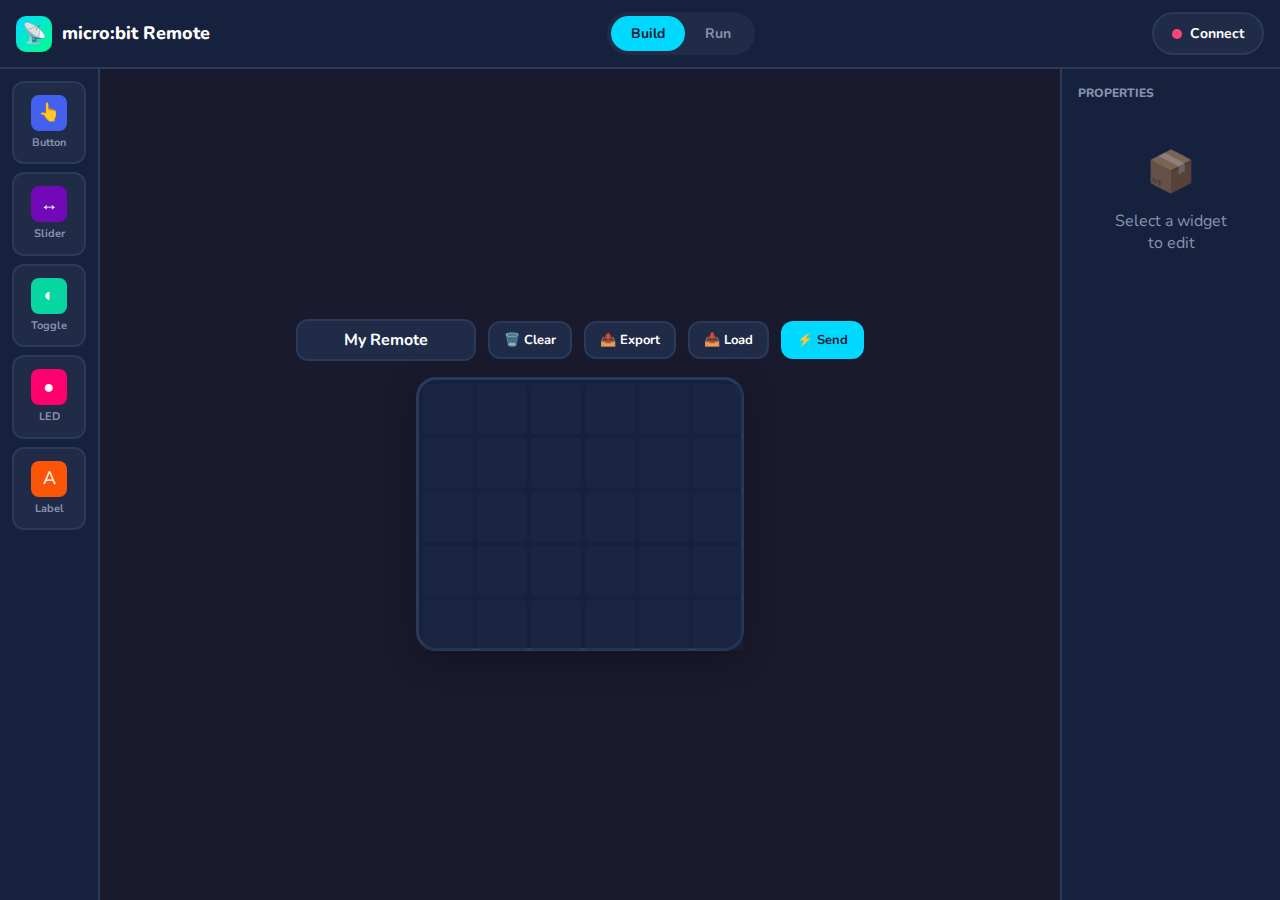
<file: 04_microbit-remote.html>
<!DOCTYPE html>
<html lang="en">
<head>
<meta charset="UTF-8">
<meta name="viewport" content="width=device-width, initial-scale=1.0, user-scalable=no">
<title>micro:bit Remote</title>
<link href="https://fonts.googleapis.com/css2?family=Nunito:wght@400;600;700;800&display=swap" rel="stylesheet">
<style>
*, *::before, *::after { box-sizing: border-box; margin: 0; padding: 0; }

:root {
  --bg: #1a1a2e;
  --surface: #16213e;
  --card: #1f2b47;
  --border: #2a3a5a;
  --text: #ffffff;
  --text-dim: #8892b0;
  --primary: #00d9ff;
  --primary-glow: rgba(0, 217, 255, 0.3);
  --success: #00ff88;
  --warning: #ffcc00;
  --danger: #ff4477;
  --button: #4361ee;
  --slider: #7209b7;
  --toggle: #06d6a0;
  --led: #ff006e;
  --label: #fb5607;
  --radius: 12px;
  --radius-lg: 20px;
}

html, body {
  height: 100%;
  overflow: hidden;
  touch-action: manipulation;
}

body {
  font-family: 'Nunito', sans-serif;
  background: var(--bg);
  color: var(--text);
  line-height: 1.4;
}

.app {
  display: flex;
  flex-direction: column;
  height: 100vh;
  height: 100dvh;
}

header {
  display: flex;
  align-items: center;
  justify-content: space-between;
  padding: 12px 16px;
  background: var(--surface);
  border-bottom: 2px solid var(--border);
  flex-shrink: 0;
}

.logo {
  display: flex;
  align-items: center;
  gap: 10px;
  font-weight: 800;
  font-size: 18px;
}

.logo-icon {
  width: 36px;
  height: 36px;
  background: linear-gradient(135deg, var(--primary), var(--success));
  border-radius: 10px;
  display: flex;
  align-items: center;
  justify-content: center;
  font-size: 20px;
}

.tabs {
  display: flex;
  background: var(--card);
  border-radius: 25px;
  padding: 4px;
}

.tab {
  padding: 8px 20px;
  border: none;
  background: transparent;
  color: var(--text-dim);
  font-family: inherit;
  font-size: 14px;
  font-weight: 700;
  border-radius: 20px;
  cursor: pointer;
  transition: all 0.2s;
}

.tab:hover { color: var(--text); }
.tab.active {
  background: var(--primary);
  color: var(--bg);
}

.ble-btn {
  display: flex;
  align-items: center;
  gap: 8px;
  padding: 10px 18px;
  border: 2px solid var(--border);
  background: var(--card);
  color: var(--text);
  font-family: inherit;
  font-size: 14px;
  font-weight: 700;
  border-radius: 25px;
  cursor: pointer;
  transition: all 0.2s;
}

.ble-btn:hover {
  border-color: var(--primary);
  background: var(--surface);
}

.ble-btn.connected {
  border-color: var(--success);
  background: rgba(0, 255, 136, 0.1);
}

.ble-dot {
  width: 10px;
  height: 10px;
  border-radius: 50%;
  background: var(--danger);
  transition: all 0.3s;
}

.ble-dot.on {
  background: var(--success);
  box-shadow: 0 0 10px var(--success);
}

main {
  flex: 1;
  overflow: hidden;
  display: flex;
}

.view {
  display: none;
  width: 100%;
  height: 100%;
}

.view.active { display: flex; }

.builder {
  flex-direction: column;
}

@media (min-width: 768px) {
  .builder { flex-direction: row; }
}

.palette {
  display: flex;
  gap: 8px;
  padding: 12px;
  background: var(--surface);
  border-bottom: 2px solid var(--border);
  overflow-x: auto;
  flex-shrink: 0;
}

@media (min-width: 768px) {
  .palette {
    flex-direction: column;
    width: 100px;
    border-bottom: none;
    border-right: 2px solid var(--border);
    overflow-x: visible;
    overflow-y: auto;
  }
}

.palette-item {
  display: flex;
  flex-direction: column;
  align-items: center;
  gap: 4px;
  padding: 12px;
  background: var(--card);
  border: 2px solid var(--border);
  border-radius: var(--radius);
  cursor: grab;
  transition: all 0.2s;
  min-width: 70px;
}

.palette-item:hover {
  border-color: var(--primary);
  transform: scale(1.05);
}

.palette-item:active { cursor: grabbing; }

.palette-icon {
  width: 36px;
  height: 36px;
  border-radius: 8px;
  display: flex;
  align-items: center;
  justify-content: center;
  font-size: 18px;
  color: white;
}

.palette-icon.button { background: var(--button); }
.palette-icon.slider { background: var(--slider); }
.palette-icon.toggle { background: var(--toggle); }
.palette-icon.led { background: var(--led); }
.palette-icon.label { background: var(--label); }

.palette-name {
  font-size: 11px;
  font-weight: 700;
  color: var(--text-dim);
}

.canvas-wrap {
  flex: 1;
  display: flex;
  flex-direction: column;
  align-items: center;
  justify-content: center;
  padding: 16px;
  overflow: auto;
}

.canvas-toolbar {
  display: flex;
  align-items: center;
  gap: 12px;
  margin-bottom: 16px;
  flex-wrap: wrap;
  justify-content: center;
}

.title-input {
  padding: 8px 14px;
  background: var(--card);
  border: 2px solid var(--border);
  border-radius: var(--radius);
  color: var(--text);
  font-family: inherit;
  font-size: 16px;
  font-weight: 700;
  width: 180px;
  text-align: center;
}

.title-input:focus {
  outline: none;
  border-color: var(--primary);
}

.toolbar-btn {
  padding: 8px 14px;
  background: var(--card);
  border: 2px solid var(--border);
  border-radius: var(--radius);
  color: var(--text);
  font-family: inherit;
  font-size: 13px;
  font-weight: 700;
  cursor: pointer;
  transition: all 0.2s;
}

.toolbar-btn:hover {
  border-color: var(--primary);
  background: var(--surface);
}

.toolbar-btn.primary {
  background: var(--primary);
  border-color: var(--primary);
  color: var(--bg);
}

.canvas {
  position: relative;
  background: var(--surface);
  border: 3px solid var(--border);
  border-radius: var(--radius-lg);
  box-shadow: 0 8px 32px rgba(0, 0, 0, 0.3);
}

.grid-overlay {
  position: absolute;
  inset: 0;
  display: grid;
  padding: 4px;
  pointer-events: none;
  opacity: 0.4;
}

.grid-cell {
  background: var(--card);
  border-radius: 4px;
}

.grid-cell.highlight {
  background: var(--primary);
  opacity: 0.5;
}

.grid-cell.invalid {
  background: var(--danger);
  opacity: 0.5;
}

.widgets {
  position: absolute;
  inset: 0;
  padding: 4px;
}

.widget {
  position: absolute;
  background: var(--card);
  border: 3px solid var(--border);
  border-radius: var(--radius);
  cursor: move;
  display: flex;
  flex-direction: column;
  align-items: center;
  justify-content: center;
  padding: 8px;
  transition: border-color 0.2s, box-shadow 0.2s;
}

.widget:hover { border-color: var(--text-dim); }

.widget.selected {
  border-color: var(--primary);
  box-shadow: 0 0 0 4px var(--primary-glow);
}

.widget-badge {
  position: absolute;
  top: 4px;
  left: 4px;
  padding: 2px 6px;
  font-size: 9px;
  font-weight: 800;
  text-transform: uppercase;
  border-radius: 4px;
  color: white;
}

.widget[data-type="button"] .widget-badge { background: var(--button); }
.widget[data-type="slider"] .widget-badge { background: var(--slider); }
.widget[data-type="toggle"] .widget-badge { background: var(--toggle); }
.widget[data-type="led"] .widget-badge { background: var(--led); }
.widget[data-type="label"] .widget-badge { background: var(--label); }

.widget-label {
  font-size: 13px;
  font-weight: 700;
  margin-top: 14px;
  text-align: center;
  word-break: break-word;
}

.widget-id {
  font-size: 10px;
  color: var(--text-dim);
  font-weight: 600;
}

.resize-handle {
  position: absolute;
  bottom: 2px;
  right: 2px;
  width: 14px;
  height: 14px;
  cursor: se-resize;
  opacity: 0;
}

.widget:hover .resize-handle,
.widget.selected .resize-handle { opacity: 1; }

.resize-handle::after {
  content: '';
  position: absolute;
  bottom: 2px;
  right: 2px;
  width: 8px;
  height: 8px;
  border-right: 2px solid var(--text-dim);
  border-bottom: 2px solid var(--text-dim);
}

.props {
  display: none;
  width: 220px;
  background: var(--surface);
  border-left: 2px solid var(--border);
  padding: 16px;
  overflow-y: auto;
  flex-shrink: 0;
}

@media (min-width: 900px) {
  .props { display: block; }
}

.props-title {
  font-size: 12px;
  font-weight: 800;
  text-transform: uppercase;
  color: var(--text-dim);
  margin-bottom: 12px;
}

.prop-group {
  margin-bottom: 14px;
}

.prop-label {
  font-size: 11px;
  font-weight: 700;
  color: var(--text-dim);
  margin-bottom: 4px;
}

.prop-input {
  width: 100%;
  padding: 8px 10px;
  background: var(--card);
  border: 2px solid var(--border);
  border-radius: 8px;
  color: var(--text);
  font-family: inherit;
  font-size: 14px;
  font-weight: 600;
}

.prop-input:focus {
  outline: none;
  border-color: var(--primary);
}

.prop-row {
  display: grid;
  grid-template-columns: 1fr 1fr;
  gap: 8px;
}

.delete-btn {
  width: 100%;
  padding: 10px;
  background: transparent;
  border: 2px solid var(--danger);
  border-radius: 8px;
  color: var(--danger);
  font-family: inherit;
  font-size: 13px;
  font-weight: 700;
  cursor: pointer;
  transition: all 0.2s;
}

.delete-btn:hover {
  background: var(--danger);
  color: white;
}

.no-selection {
  text-align: center;
  padding: 30px 10px;
  color: var(--text-dim);
}

.no-selection-icon {
  font-size: 40px;
  margin-bottom: 10px;
  opacity: 0.5;
}

.runtime {
  flex-direction: column;
  align-items: center;
  justify-content: center;
  padding: 20px;
}

.runtime-card {
  background: var(--surface);
  border: 3px solid var(--border);
  border-radius: var(--radius-lg);
  padding: 24px;
  width: 100%;
  max-width: 500px;
  text-align: center;
}

.runtime-title {
  font-size: 22px;
  font-weight: 800;
  margin-bottom: 20px;
}

.connect-icon {
  font-size: 64px;
  margin-bottom: 16px;
}

.connect-text {
  color: var(--text-dim);
  margin-bottom: 20px;
  font-size: 15px;
}

.connect-btn {
  display: inline-flex;
  align-items: center;
  gap: 10px;
  padding: 14px 28px;
  background: linear-gradient(135deg, var(--primary), var(--success));
  border: none;
  border-radius: 30px;
  color: var(--bg);
  font-family: inherit;
  font-size: 16px;
  font-weight: 800;
  cursor: pointer;
  transition: transform 0.2s, box-shadow 0.2s;
}

.connect-btn:hover {
  transform: scale(1.05);
  box-shadow: 0 4px 20px var(--primary-glow);
}

.runtime-grid {
  position: relative;
  background: var(--card);
  border-radius: var(--radius);
  margin: 0 auto;
}

.rt-widget {
  position: absolute;
  display: flex;
  align-items: center;
  justify-content: center;
  padding: 8px;
}

.rt-button {
  width: 100%;
  height: 100%;
  background: var(--button);
  border: none;
  border-radius: var(--radius);
  color: white;
  font-family: inherit;
  font-size: 15px;
  font-weight: 800;
  cursor: pointer;
  transition: all 0.1s;
  box-shadow: 0 4px 0 rgba(0,0,0,0.3);
}

.rt-button:hover { filter: brightness(1.1); }
.rt-button:active {
  transform: translateY(2px);
  box-shadow: 0 2px 0 rgba(0,0,0,0.3);
}

.rt-slider-wrap {
  width: 100%;
  display: flex;
  flex-direction: column;
  gap: 6px;
}

.rt-slider-info {
  display: flex;
  justify-content: space-between;
  font-size: 12px;
  font-weight: 700;
}

.rt-slider-label { color: var(--text-dim); }
.rt-slider-val { color: var(--slider); }

.rt-slider {
  width: 100%;
  height: 8px;
  -webkit-appearance: none;
  background: var(--border);
  border-radius: 4px;
  outline: none;
}

.rt-slider::-webkit-slider-thumb {
  -webkit-appearance: none;
  width: 22px;
  height: 22px;
  background: var(--slider);
  border-radius: 50%;
  cursor: pointer;
  box-shadow: 0 2px 6px rgba(0,0,0,0.3);
}

.rt-toggle-wrap {
  display: flex;
  flex-direction: column;
  align-items: center;
  gap: 8px;
}

.rt-toggle {
  width: 56px;
  height: 32px;
  background: var(--border);
  border: none;
  border-radius: 16px;
  cursor: pointer;
  position: relative;
  transition: background 0.2s;
}

.rt-toggle.on { background: var(--toggle); }

.rt-toggle::after {
  content: '';
  position: absolute;
  top: 4px;
  left: 4px;
  width: 24px;
  height: 24px;
  background: white;
  border-radius: 50%;
  transition: left 0.2s;
  box-shadow: 0 2px 4px rgba(0,0,0,0.2);
}

.rt-toggle.on::after { left: 28px; }

.rt-toggle-label {
  font-size: 12px;
  font-weight: 700;
  color: var(--text-dim);
}

.rt-led-wrap {
  display: flex;
  flex-direction: column;
  align-items: center;
  gap: 6px;
}

.rt-led {
  width: 32px;
  height: 32px;
  background: var(--border);
  border-radius: 50%;
  transition: all 0.2s;
}

.rt-led.on {
  background: var(--led);
  box-shadow: 0 0 20px var(--led);
}

.rt-led-label {
  font-size: 12px;
  font-weight: 700;
  color: var(--text-dim);
}

.rt-label-text {
  font-size: 16px;
  font-weight: 700;
  text-align: center;
  color: var(--label);
}

.modal-bg {
  position: fixed;
  inset: 0;
  background: rgba(0, 0, 0, 0.8);
  display: none;
  align-items: center;
  justify-content: center;
  padding: 20px;
  z-index: 100;
}

.modal-bg.show { display: flex; }

.modal {
  background: var(--surface);
  border: 2px solid var(--border);
  border-radius: var(--radius-lg);
  width: 100%;
  max-width: 550px;
  max-height: 80vh;
  display: flex;
  flex-direction: column;
}

.modal-head {
  display: flex;
  align-items: center;
  justify-content: space-between;
  padding: 16px 20px;
  border-bottom: 2px solid var(--border);
}

.modal-title {
  font-size: 18px;
  font-weight: 800;
}

.modal-close {
  width: 36px;
  height: 36px;
  background: var(--card);
  border: none;
  border-radius: 8px;
  color: var(--text);
  font-size: 20px;
  cursor: pointer;
  transition: all 0.2s;
}

.modal-close:hover { background: var(--border); }

.modal-body {
  padding: 20px;
  overflow-y: auto;
  flex: 1;
}

.code-box {
  background: var(--bg);
  border: 2px solid var(--border);
  border-radius: var(--radius);
  padding: 16px;
  font-family: 'Courier New', monospace;
  font-size: 12px;
  line-height: 1.5;
  overflow-x: auto;
  white-space: pre-wrap;
  word-break: break-all;
  max-height: 300px;
  overflow-y: auto;
}

.modal-foot {
  display: flex;
  gap: 10px;
  padding: 16px 20px;
  border-top: 2px solid var(--border);
}

.modal-btn {
  flex: 1;
  padding: 12px;
  background: var(--card);
  border: 2px solid var(--border);
  border-radius: var(--radius);
  color: var(--text);
  font-family: inherit;
  font-size: 14px;
  font-weight: 700;
  cursor: pointer;
  transition: all 0.2s;
}

.modal-btn:hover {
  border-color: var(--primary);
}

.modal-btn.primary {
  background: var(--primary);
  border-color: var(--primary);
  color: var(--bg);
}

.toast {
  position: fixed;
  bottom: 20px;
  left: 50%;
  transform: translateX(-50%) translateY(100px);
  padding: 12px 24px;
  background: var(--card);
  border: 2px solid var(--border);
  border-radius: var(--radius);
  font-weight: 700;
  opacity: 0;
  transition: all 0.3s;
  z-index: 200;
}

.toast.show {
  transform: translateX(-50%) translateY(0);
  opacity: 1;
}

.toast.success { border-color: var(--success); color: var(--success); }
.toast.error { border-color: var(--danger); color: var(--danger); }

::-webkit-scrollbar { width: 8px; height: 8px; }
::-webkit-scrollbar-track { background: var(--bg); }
::-webkit-scrollbar-thumb { background: var(--border); border-radius: 4px; }
::-webkit-scrollbar-thumb:hover { background: var(--text-dim); }
</style>
</head>
<body>
<div class="app">
  <header>
    <div class="logo">
      <div class="logo-icon">📡</div>
      <span>micro:bit Remote</span>
    </div>
    <div class="tabs">
      <button class="tab active" data-view="builder">Build</button>
      <button class="tab" data-view="runtime">Run</button>
    </div>
    <button class="ble-btn" id="bleBtn">
      <span class="ble-dot" id="bleDot"></span>
      <span id="bleText">Connect</span>
    </button>
  </header>

  <main>
    <div class="view builder active" id="builderView">
      <div class="palette">
        <div class="palette-item" draggable="true" data-type="button" data-w="2" data-h="1">
          <div class="palette-icon button">👆</div>
          <span class="palette-name">Button</span>
        </div>
        <div class="palette-item" draggable="true" data-type="slider" data-w="3" data-h="1">
          <div class="palette-icon slider">↔</div>
          <span class="palette-name">Slider</span>
        </div>
        <div class="palette-item" draggable="true" data-type="toggle" data-w="2" data-h="1">
          <div class="palette-icon toggle">◐</div>
          <span class="palette-name">Toggle</span>
        </div>
        <div class="palette-item" draggable="true" data-type="led" data-w="1" data-h="1">
          <div class="palette-icon led">●</div>
          <span class="palette-name">LED</span>
        </div>
        <div class="palette-item" draggable="true" data-type="label" data-w="2" data-h="1">
          <div class="palette-icon label">A</div>
          <span class="palette-name">Label</span>
        </div>
      </div>

      <div class="canvas-wrap">
        <div class="canvas-toolbar">
          <input type="text" class="title-input" id="titleInput" value="My Remote" placeholder="Project name">
          <button class="toolbar-btn" id="clearBtn">🗑️ Clear</button>
          <button class="toolbar-btn" id="exportBtn">📤 Export</button>
          <button class="toolbar-btn" id="loadBtn">📥 Load</button>
          <button class="toolbar-btn primary" id="sendBtn">⚡ Send</button>
        </div>
        <div class="canvas" id="canvas">
          <div class="grid-overlay" id="gridOverlay"></div>
          <div class="widgets" id="widgetsLayer"></div>
        </div>
      </div>

      <div class="props" id="propsPanel">
        <div class="props-title">Properties</div>
        <div id="propsContent">
          <div class="no-selection">
            <div class="no-selection-icon">📦</div>
            <p>Select a widget<br>to edit</p>
          </div>
        </div>
      </div>
    </div>

    <div class="view runtime" id="runtimeView">
      <div class="runtime-card" id="runtimeCard">
        <div id="connectPrompt">
          <div class="connect-icon">📲</div>
          <div class="runtime-title">Connect to micro:bit</div>
          <p class="connect-text">Pair your micro:bit via Bluetooth to load and use the remote control interface.</p>
          <button class="connect-btn" id="connectBtn">
            <span>🔗</span>
            <span>Connect</span>
          </button>
        </div>
        <div id="runtimeContent" style="display:none;">
          <div class="runtime-title" id="runtimeTitle">Remote</div>
          <div class="runtime-grid" id="runtimeGrid"></div>
        </div>
      </div>
    </div>
  </main>
</div>

<div class="modal-bg" id="modalBg">
  <div class="modal">
    <div class="modal-head">
      <span class="modal-title" id="modalTitle">Export</span>
      <button class="modal-close" id="modalClose">×</button>
    </div>
    <div class="modal-body">
      <pre class="code-box" id="modalCode"></pre>
    </div>
    <div class="modal-foot">
      <button class="modal-btn" id="downloadBtn">💾 Download</button>
      <button class="modal-btn primary" id="copyBtn">📋 Copy</button>
    </div>
  </div>
</div>

<div class="toast" id="toast"></div>
<input type="file" id="fileInput" accept=".json" hidden>

<script>
// Nordic UART Service UUIDs
// TX = micro:bit transmits TO us (we subscribe/notify)
// RX = micro:bit receives FROM us (we write)
const UART_SERVICE = '6e400001-b5a3-f393-e0a9-e50e24dcca9e';
const UART_TX_CHAR = '6e400002-b5a3-f393-e0a9-e50e24dcca9e'; // Notify (micro:bit → web)
const UART_RX_CHAR = '6e400003-b5a3-f393-e0a9-e50e24dcca9e'; // Write  (web → micro:bit)

const CELL = 50;
const GAP = 4;

const state = {
  grid: { w: 6, h: 5 },
  widgets: [],
  selected: null,
  nextId: 1,
  ble: { device: null, server: null, service: null, notifyChar: null, writeChar: null, connected: false },
  config: null,
  values: {},
  rxBuffer: ''
};

const $ = s => document.querySelector(s);
const $$ = s => document.querySelectorAll(s);
const encoder = new TextEncoder();

function init() {
  renderGrid();
  bindEvents();
}

function renderGrid() {
  const canvas = $('#canvas');
  const overlay = $('#gridOverlay');
  const w = state.grid.w * CELL + (state.grid.w + 1) * GAP;
  const h = state.grid.h * CELL + (state.grid.h + 1) * GAP;
  canvas.style.width = `${w}px`;
  canvas.style.height = `${h}px`;
  overlay.style.gridTemplateColumns = `repeat(${state.grid.w}, ${CELL}px)`;
  overlay.style.gridTemplateRows = `repeat(${state.grid.h}, ${CELL}px)`;
  overlay.style.gap = `${GAP}px`;
  overlay.innerHTML = Array(state.grid.w * state.grid.h).fill('<div class="grid-cell"></div>').join('');
  renderWidgets();
}

function renderWidgets() {
  const layer = $('#widgetsLayer');
  layer.innerHTML = '';
  state.widgets.forEach(w => {
    const el = document.createElement('div');
    el.className = `widget${w.id === state.selected ? ' selected' : ''}`;
    el.dataset.id = w.id;
    el.dataset.type = w.t;
    el.style.left = `${w.x * (CELL + GAP) + GAP}px`;
    el.style.top = `${w.y * (CELL + GAP) + GAP}px`;
    el.style.width = `${w.w * CELL + (w.w - 1) * GAP}px`;
    el.style.height = `${w.h * CELL + (w.h - 1) * GAP}px`;
    el.innerHTML = `
      <span class="widget-badge">${w.t}</span>
      <span class="widget-label">${w.label || ''}</span>
      <span class="widget-id">${w.id}</span>
      <div class="resize-handle"></div>
    `;
    layer.appendChild(el);
  });
}

function getCell(e) {
  const rect = $('#canvas').getBoundingClientRect();
  const x = Math.floor((e.clientX - rect.left - GAP) / (CELL + GAP));
  const y = Math.floor((e.clientY - rect.top - GAP) / (CELL + GAP));
  return { x: Math.max(0, Math.min(x, state.grid.w - 1)), y: Math.max(0, Math.min(y, state.grid.h - 1)) };
}

function canPlace(x, y, w, h, exclude = null) {
  if (x < 0 || y < 0 || x + w > state.grid.w || y + h > state.grid.h) return false;
  return !state.widgets.some(wgt => {
    if (wgt.id === exclude) return false;
    return x < wgt.x + wgt.w && x + w > wgt.x && y < wgt.y + wgt.h && y + h > wgt.y;
  });
}

function highlight(x, y, w, h, valid) {
  $$('.grid-cell').forEach((c, i) => {
    c.classList.remove('highlight', 'invalid');
    const cx = i % state.grid.w, cy = Math.floor(i / state.grid.w);
    if (cx >= x && cx < x + w && cy >= y && cy < y + h) {
      c.classList.add(valid ? 'highlight' : 'invalid');
    }
  });
}

function clearHighlight() {
  $$('.grid-cell').forEach(c => c.classList.remove('highlight', 'invalid'));
}

function select(id) {
  state.selected = id;
  renderWidgets();
  renderProps();
}

function renderProps() {
  const container = $('#propsContent');
  const w = state.widgets.find(x => x.id === state.selected);
  if (!w) {
    container.innerHTML = '<div class="no-selection"><div class="no-selection-icon">📦</div><p>Select a widget<br>to edit</p></div>';
    return;
  }
  container.innerHTML = `
    <div class="prop-group">
      <div class="prop-label">ID</div>
      <input class="prop-input" type="text" id="propId" value="${w.id}">
    </div>
    <div class="prop-group">
      <div class="prop-label">Label</div>
      <input class="prop-input" type="text" id="propLabel" value="${w.label || ''}" placeholder="Widget label">
    </div>
    <div class="prop-group">
      <div class="prop-label">Position</div>
      <div class="prop-row">
        <input class="prop-input" type="number" id="propX" value="${w.x}" min="0">
        <input class="prop-input" type="number" id="propY" value="${w.y}" min="0">
      </div>
    </div>
    <div class="prop-group">
      <div class="prop-label">Size</div>
      <div class="prop-row">
        <input class="prop-input" type="number" id="propW" value="${w.w}" min="1">
        <input class="prop-input" type="number" id="propH" value="${w.h}" min="1">
      </div>
    </div>
    <div class="prop-group">
      <button class="delete-btn" id="deleteBtn">🗑️ Delete</button>
    </div>
  `;
  $('#propId').onchange = e => { w.id = e.target.value; renderWidgets(); };
  $('#propLabel').oninput = e => { w.label = e.target.value; renderWidgets(); };
  $('#propX').onchange = e => {
    const v = parseInt(e.target.value);
    if (canPlace(v, w.y, w.w, w.h, w.id)) { w.x = v; renderWidgets(); }
    else e.target.value = w.x;
  };
  $('#propY').onchange = e => {
    const v = parseInt(e.target.value);
    if (canPlace(w.x, v, w.w, w.h, w.id)) { w.y = v; renderWidgets(); }
    else e.target.value = w.y;
  };
  $('#propW').onchange = e => {
    const v = parseInt(e.target.value);
    if (canPlace(w.x, w.y, v, w.h, w.id)) { w.w = v; renderWidgets(); renderProps(); }
    else e.target.value = w.w;
  };
  $('#propH').onchange = e => {
    const v = parseInt(e.target.value);
    if (canPlace(w.x, w.y, w.w, v, w.id)) { w.h = v; renderWidgets(); renderProps(); }
    else e.target.value = w.h;
  };
  $('#deleteBtn').onclick = () => {
    state.widgets = state.widgets.filter(x => x.id !== state.selected);
    state.selected = null;
    renderWidgets();
    renderProps();
  };
}

function bindEvents() {
  $$('.tab').forEach(t => t.onclick = () => {
    $$('.tab').forEach(x => x.classList.remove('active'));
    t.classList.add('active');
    $$('.view').forEach(v => v.classList.remove('active'));
    $(`#${t.dataset.view}View`).classList.add('active');
  });

  $$('.palette-item').forEach(item => {
    item.ondragstart = e => {
      e.dataTransfer.setData('type', item.dataset.type);
      e.dataTransfer.setData('w', item.dataset.w);
      e.dataTransfer.setData('h', item.dataset.h);
    };
  });

  const canvas = $('#canvas');
  canvas.ondragover = e => {
    e.preventDefault();
    const { x, y } = getCell(e);
    const w = 2, h = 1;
    highlight(x, y, w, h, canPlace(x, y, w, h));
  };
  canvas.ondragleave = clearHighlight;
  canvas.ondrop = e => {
    e.preventDefault();
    clearHighlight();
    const type = e.dataTransfer.getData('type');
    if (!type) return;
    const { x, y } = getCell(e);
    const w = parseInt(e.dataTransfer.getData('w')) || 2;
    const h = parseInt(e.dataTransfer.getData('h')) || 1;
    if (canPlace(x, y, w, h)) {
      const id = `${type}${state.nextId++}`;
      const labels = { button: 'Press', slider: 'Value', toggle: 'Switch', led: 'LED', label: 'Text' };
      state.widgets.push({ id, t: type, x, y, w, h, label: labels[type] || type });
      select(id);
    } else {
      toast('No space here', 'error');
    }
  };

  let drag = null, resize = null;

  canvas.onmousedown = e => {
    const wEl = e.target.closest('.widget');
    if (!wEl) { select(null); return; }
    const id = wEl.dataset.id;
    select(id);
    const w = state.widgets.find(x => x.id === id);
    if (e.target.classList.contains('resize-handle')) {
      resize = w;
    } else {
      drag = w;
    }
  };

  document.onmousemove = e => {
    if (drag) {
      const { x, y } = getCell(e);
      highlight(x, y, drag.w, drag.h, canPlace(x, y, drag.w, drag.h, drag.id));
    }
    if (resize) {
      const { x, y } = getCell(e);
      const nw = Math.max(1, x - resize.x + 1);
      const nh = Math.max(1, y - resize.y + 1);
      highlight(resize.x, resize.y, nw, nh, canPlace(resize.x, resize.y, nw, nh, resize.id));
    }
  };

  document.onmouseup = e => {
    if (drag) {
      const { x, y } = getCell(e);
      if (canPlace(x, y, drag.w, drag.h, drag.id)) {
        drag.x = x;
        drag.y = y;
      }
      drag = null;
      clearHighlight();
      renderWidgets();
      renderProps();
    }
    if (resize) {
      const { x, y } = getCell(e);
      const nw = Math.max(1, x - resize.x + 1);
      const nh = Math.max(1, y - resize.y + 1);
      if (canPlace(resize.x, resize.y, nw, nh, resize.id)) {
        resize.w = nw;
        resize.h = nh;
      }
      resize = null;
      clearHighlight();
      renderWidgets();
      renderProps();
    }
  };

  $('#clearBtn').onclick = () => {
    if (confirm('Clear all widgets?')) {
      state.widgets = [];
      state.selected = null;
      state.nextId = 1;
      renderWidgets();
      renderProps();
    }
  };

  $('#exportBtn').onclick = () => showModal('MakeCode Export', generateMakeCode());
  $('#loadBtn').onclick = () => $('#fileInput').click();
  $('#fileInput').onchange = e => {
    const file = e.target.files[0];
    if (!file) return;
    const reader = new FileReader();
    reader.onload = ev => {
      try {
        loadConfig(JSON.parse(ev.target.result));
        toast('Loaded!', 'success');
      } catch { toast('Invalid file', 'error'); }
    };
    reader.readAsText(file);
    e.target.value = '';
  };

  $('#sendBtn').onclick = async () => {
    if (!state.ble.connected) {
      toast('Connect first!', 'error');
      return;
    }
    const cfg = getConfig();
    const json = JSON.stringify(cfg);
    const b64 = btoa(json);
    await send(`SETCFG ${b64.length}`);
    for (let i = 0; i < b64.length; i += 18) {
      await send(`CFG ${b64.substr(i, 18)}`);
      await sleep(50);
    }
    await send('CFGEND');
    toast('Sent!', 'success');
  };

  $('#bleBtn').onclick = connectBle;
  $('#connectBtn').onclick = connectBle;

  $('#modalClose').onclick = hideModal;
  $('#modalBg').onclick = e => { if (e.target === $('#modalBg')) hideModal(); };
  $('#copyBtn').onclick = () => {
    navigator.clipboard.writeText($('#modalCode').textContent);
    toast('Copied!', 'success');
  };
  $('#downloadBtn').onclick = () => {
    const blob = new Blob([$('#modalCode').textContent], { type: 'text/plain' });
    const a = document.createElement('a');
    a.href = URL.createObjectURL(blob);
    a.download = 'microbit-remote.ts';
    a.click();
  };
}

function sleep(ms) {
  return new Promise(r => setTimeout(r, ms));
}

function getConfig() {
  return {
    v: 1,
    title: $('#titleInput').value || 'Remote',
    grid: { w: state.grid.w, h: state.grid.h },
    widgets: state.widgets.map(w => ({ id: w.id, t: w.t, x: w.x, y: w.y, w: w.w, h: w.h, label: w.label || '' }))
  };
}

function loadConfig(cfg) {
  if (cfg.grid) {
    state.grid.w = cfg.grid.w || 6;
    state.grid.h = cfg.grid.h || 5;
  }
  if (cfg.title) $('#titleInput').value = cfg.title;
  state.widgets = (cfg.widgets || []).map(w => ({ ...w }));
  state.nextId = Math.max(...state.widgets.map(w => {
    const m = w.id.match(/\d+$/);
    return m ? parseInt(m[0]) + 1 : 1;
  }), 1);
  state.selected = null;
  renderGrid();
  renderProps();
}

function generateMakeCode() {
  const cfg = getConfig();
  const b64 = btoa(JSON.stringify(cfg));
  return `// micro:bit Remote - MakeCode
// Paste into MakeCode TypeScript editor

const CFG = "${b64}"
let cfgSent = false

bluetooth.startUartService()

bluetooth.onUartDataReceived(serial.delimiters(Delimiters.NewLine), () => {
    let cmd = bluetooth.uartReadUntil(serial.delimiters(Delimiters.NewLine))
    
    if (cmd == "GETCFG") {
        bluetooth.uartWriteLine("CFGBEGIN " + CFG.length)
        for (let i = 0; i < CFG.length; i += 18) {
            bluetooth.uartWriteLine("CFG " + CFG.substr(i, 18))
        }
        bluetooth.uartWriteLine("CFGEND")
        cfgSent = true
    }
    else if (cmd.indexOf("SET ") == 0) {
        let parts = cmd.substr(4).split(" ")
        let id = parts[0]
        let val = parts.slice(1).join(" ")
        handleInput(id, val)
    }
})

function handleInput(id: string, val: string) {
    serial.writeLine(id + " = " + val)
    basic.showString(val.substr(0, 1))
}

function sendValue(id: string, val: string) {
    if (cfgSent) {
        bluetooth.uartWriteLine("UPD " + id + " " + val)
    }
}

basic.forever(() => {
    // sendValue("led1", input.lightLevel() > 100 ? "1" : "0")
})

basic.showIcon(IconNames.Yes)`;
}

function showModal(title, code) {
  $('#modalTitle').textContent = title;
  $('#modalCode').textContent = code;
  $('#modalBg').classList.add('show');
}

function hideModal() {
  $('#modalBg').classList.remove('show');
}

function toast(msg, type = '') {
  const t = $('#toast');
  t.textContent = msg;
  t.className = `toast ${type} show`;
  setTimeout(() => t.classList.remove('show'), 2500);
}

// BLE Connection - Fixed TX/RX mapping
async function connectBle() {
  try {
    // Request device
    const device = await navigator.bluetooth.requestDevice({
      filters: [{ namePrefix: 'BBC micro:bit' }],
      optionalServices: [UART_SERVICE]
    });

    device.addEventListener('gattserverdisconnected', onDisconnect);

    // Connect to GATT server
    const server = await device.gatt.connect();
    const service = await server.getPrimaryService(UART_SERVICE);

    // Get characteristics with CORRECT mapping:
    // TX (0002) = micro:bit transmits, we receive via notifications
    // RX (0003) = micro:bit receives, we write to it
    const notifyChar = await service.getCharacteristic(UART_TX_CHAR);
    const writeChar = await service.getCharacteristic(UART_RX_CHAR);

    // Start notifications on TX characteristic
    await notifyChar.startNotifications();
    notifyChar.addEventListener('characteristicvaluechanged', onNotify);

    // Store references
    state.ble.device = device;
    state.ble.server = server;
    state.ble.service = service;
    state.ble.notifyChar = notifyChar;
    state.ble.writeChar = writeChar;
    state.ble.connected = true;
    state.rxBuffer = '';

    updateBleUI();
    toast('Connected!', 'success');
    
    // Request config from micro:bit
    setTimeout(() => requestConfig(), 500);
    
  } catch (err) {
    console.error('BLE Error:', err);
    toast('Connection failed: ' + err.message, 'error');
  }
}

function onDisconnect() {
  state.ble.connected = false;
  state.ble.device = null;
  state.ble.server = null;
  state.ble.service = null;
  state.ble.notifyChar = null;
  state.ble.writeChar = null;
  updateBleUI();
  toast('Disconnected', 'error');
}

function updateBleUI() {
  const btn = $('#bleBtn');
  const dot = $('#bleDot');
  const text = $('#bleText');
  if (state.ble.connected) {
    btn.classList.add('connected');
    dot.classList.add('on');
    text.textContent = 'Connected';
    $('#connectPrompt').style.display = 'none';
    $('#runtimeContent').style.display = 'block';
  } else {
    btn.classList.remove('connected');
    dot.classList.remove('on');
    text.textContent = 'Connect';
    $('#connectPrompt').style.display = 'block';
    $('#runtimeContent').style.display = 'none';
  }
}

// Write to RX characteristic (web → micro:bit)
async function send(msg) {
  if (!state.ble.writeChar) return;
  try {
    const data = encoder.encode(msg + '\n');
    await state.ble.writeChar.writeValue(data);
    console.log('TX:', msg);
  } catch (err) {
    console.error('Write error:', err);
  }
}

function requestConfig() {
  state.rxBuffer = '';
  send('GETCFG');
}

// Handle notifications from TX characteristic (micro:bit → web)
function onNotify(event) {
  const value = event.target.value;
  let str = '';
  for (let i = 0; i < value.byteLength; i++) {
    const byte = value.getUint8(i);
    if (byte !== 13) str += String.fromCharCode(byte); // skip CR
  }

  state.rxBuffer += str;

  // Process complete lines
  let nl;
  while ((nl = state.rxBuffer.indexOf('\n')) !== -1) {
    const line = state.rxBuffer.slice(0, nl).trim();
    state.rxBuffer = state.rxBuffer.slice(nl + 1);
    if (line) {
      console.log('RX:', line);
      processLine(line);
    }
  }
}

let configBuffer = '';

function processLine(line) {
  if (line.startsWith('CFGBEGIN')) {
    configBuffer = '';
  } else if (line.startsWith('CFG ')) {
    configBuffer += line.substr(4);
  } else if (line === 'CFGEND') {
    try {
      state.config = JSON.parse(atob(configBuffer));
      renderRuntime();
      toast('Config loaded!', 'success');
    } catch (e) {
      console.error('Config parse error:', e);
      toast('Config error', 'error');
    }
  } else if (line.startsWith('UPD ')) {
    const parts = line.substr(4).split(' ');
    const id = parts[0];
    const val = parts.slice(1).join(' ');
    state.values[id] = val;
    updateRuntimeWidget(id, val);
  }
}

function renderRuntime() {
  if (!state.config) return;
  const cfg = state.config;
  $('#runtimeTitle').textContent = cfg.title || 'Remote';
  const grid = $('#runtimeGrid');
  const w = cfg.grid.w * CELL + (cfg.grid.w + 1) * GAP;
  const h = cfg.grid.h * CELL + (cfg.grid.h + 1) * GAP;
  grid.style.width = `${w}px`;
  grid.style.height = `${h}px`;
  grid.innerHTML = '';
  cfg.widgets.forEach(w => {
    const el = document.createElement('div');
    el.className = 'rt-widget';
    el.dataset.id = w.id;
    el.style.left = `${w.x * (CELL + GAP) + GAP}px`;
    el.style.top = `${w.y * (CELL + GAP) + GAP}px`;
    el.style.width = `${w.w * CELL + (w.w - 1) * GAP}px`;
    el.style.height = `${w.h * CELL + (w.h - 1) * GAP}px`;
    el.innerHTML = createRuntimeWidget(w);
    grid.appendChild(el);
    bindRuntimeWidget(el, w);
  });
}

function createRuntimeWidget(w) {
  const val = state.values[w.id] || '0';
  switch (w.t) {
    case 'button':
      return `<button class="rt-button">${w.label || 'Press'}</button>`;
    case 'slider':
      return `<div class="rt-slider-wrap"><div class="rt-slider-info"><span class="rt-slider-label">${w.label || 'Value'}</span><span class="rt-slider-val">${val}</span></div><input type="range" class="rt-slider" min="0" max="100" value="${val}"></div>`;
    case 'toggle':
      return `<div class="rt-toggle-wrap"><button class="rt-toggle${val === '1' ? ' on' : ''}"></button><span class="rt-toggle-label">${w.label || 'Switch'}</span></div>`;
    case 'led':
      return `<div class="rt-led-wrap"><div class="rt-led${val === '1' ? ' on' : ''}"></div><span class="rt-led-label">${w.label || 'LED'}</span></div>`;
    case 'label':
      return `<div class="rt-label-text">${val || w.label || 'Text'}</div>`;
    default:
      return `<div>${w.t}</div>`;
  }
}

function bindRuntimeWidget(el, w) {
  switch (w.t) {
    case 'button':
      const btn = el.querySelector('.rt-button');
      const pressHandler = e => { e.preventDefault(); send(`SET ${w.id} 1`); };
      const releaseHandler = () => send(`SET ${w.id} 0`);
      btn.onmousedown = pressHandler;
      btn.ontouchstart = pressHandler;
      btn.onmouseup = releaseHandler;
      btn.onmouseleave = releaseHandler;
      btn.ontouchend = releaseHandler;
      break;
    case 'slider':
      const slider = el.querySelector('.rt-slider');
      slider.oninput = e => {
        el.querySelector('.rt-slider-val').textContent = e.target.value;
        send(`SET ${w.id} ${e.target.value}`);
      };
      break;
    case 'toggle':
      const tog = el.querySelector('.rt-toggle');
      tog.onclick = () => {
        const on = tog.classList.toggle('on');
        send(`SET ${w.id} ${on ? '1' : '0'}`);
      };
      break;
  }
}

function updateRuntimeWidget(id, val) {
  const el = $(`.rt-widget[data-id="${id}"]`);
  if (!el || !state.config) return;
  const w = state.config.widgets.find(x => x.id === id);
  if (!w) return;
  switch (w.t) {
    case 'slider':
      el.querySelector('.rt-slider').value = val;
      el.querySelector('.rt-slider-val').textContent = val;
      break;
    case 'toggle':
      el.querySelector('.rt-toggle').classList.toggle('on', val === '1');
      break;
    case 'led':
      el.querySelector('.rt-led').classList.toggle('on', val === '1');
      break;
    case 'label':
      el.querySelector('.rt-label-text').textContent = val;
      break;
  }
}

document.addEventListener('DOMContentLoaded', init);
</script>
</body>
</html>
</file>
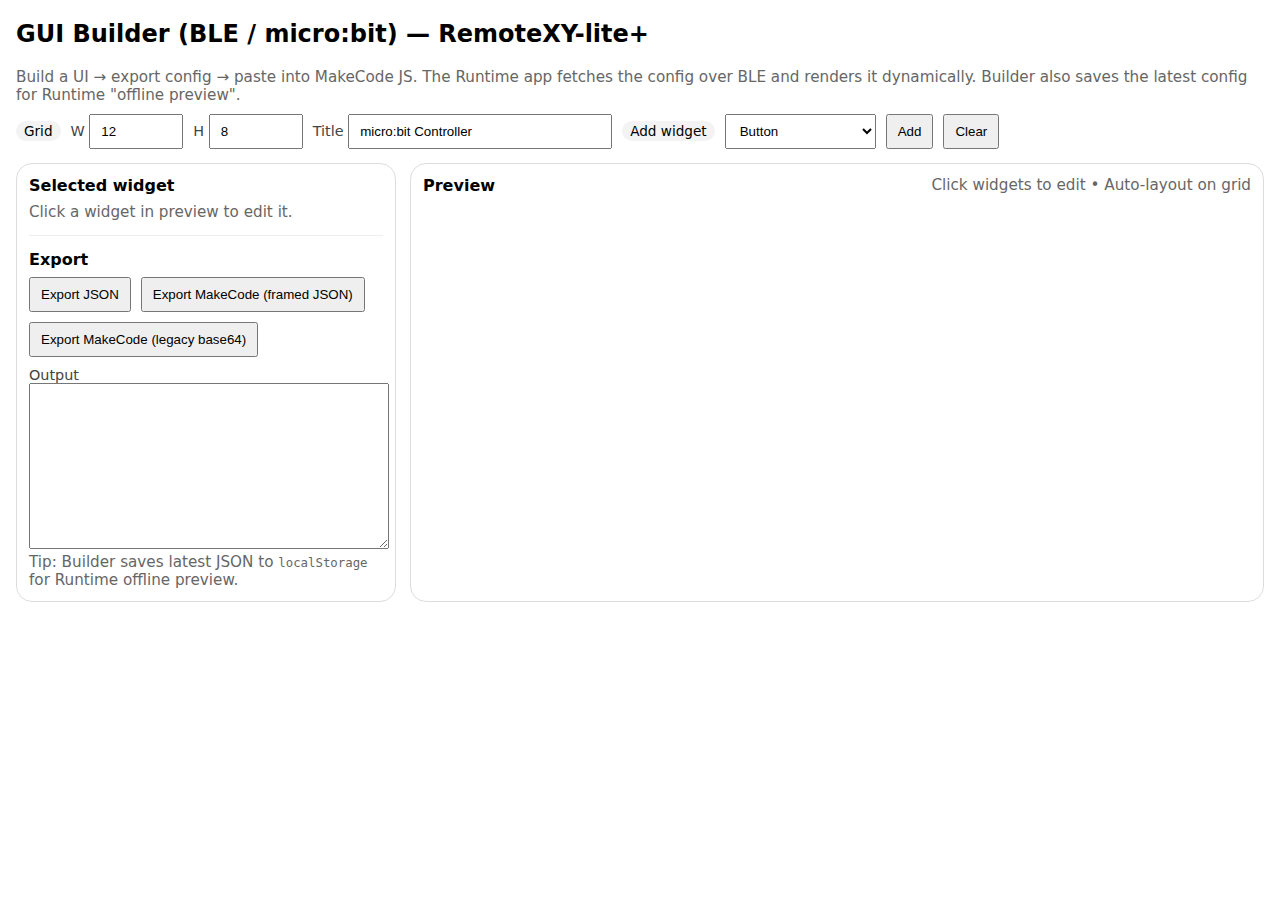
<file: builder.html>
<!doctype html>
<html>
<head>
  <meta charset="utf-8" />
  <meta name="viewport" content="width=device-width, initial-scale=1" />
  <title>micro:bit BLE GUI Builder (RemoteXY-lite+)</title>
  <style>
    body { font-family: system-ui, sans-serif; margin: 16px; }
    .top { display:flex; gap:10px; flex-wrap:wrap; align-items:center; }
    button, select, input { padding: 8px 10px; }
    .layout { display:grid; grid-template-columns: 380px 1fr; gap: 14px; margin-top: 14px; }
    .panel { border:1px solid #ddd; border-radius:16px; padding: 12px; }
    .muted { color:#666; font-size: .95em; }
    .row { display:flex; gap:10px; align-items:center; flex-wrap:wrap; }
    label { display:block; font-size:.9em; color:#444; margin-top: 10px; }
    textarea { width:100%; height:160px; font-family: ui-monospace, SFMono-Regular, Menlo, monospace; }
    #preview { display:grid; gap:10px; }
    .card { border:1px solid #ddd; border-radius:14px; padding:12px; }
    .hdr { display:flex; justify-content:space-between; gap:10px; align-items:center; }
    .title { font-weight:700; }
    .small { color:#666; font-size:.95em; }
    .danger { color:#b00; }
    .pill { font-size:.85em; background:#f3f3f3; padding: 2px 8px; border-radius:999px; }
    .joybox { width:100%; aspect-ratio: 1 / 1; border:1px dashed #bbb; border-radius:12px; position:relative; }
    .joydot { width:14px; height:14px; border-radius:999px; background:#777; position:absolute; left:50%; top:50%; transform:translate(-50%,-50%); }
    .ledgrid { display:grid; grid-template-columns: repeat(5, 1fr); gap:6px; margin-top:10px; }
    .ledcell { border:1px solid #ccc; border-radius:8px; padding-top:100%; position:relative; }
    .ledcell.on { background:#999; }
    .levelwrap { height:120px; border:1px solid #ddd; border-radius:12px; overflow:hidden; display:flex; align-items:flex-end; }
    .levelbar { width:100%; background:#999; height:40%; }
  </style>
</head>
<body>
  <h2>GUI Builder (BLE / micro:bit) — RemoteXY-lite+</h2>
  <div class="muted">
    Build a UI → export config → paste into MakeCode JS. The Runtime app fetches the config over BLE and renders it dynamically.
    Builder also saves the latest config for Runtime "offline preview".
  </div>

  <div class="top" style="margin-top:10px;">
    <span class="pill">Grid</span>
    <label style="margin:0;">W <input id="gridW" type="number" value="12" min="6" max="24" style="width:70px;"></label>
    <label style="margin:0;">H <input id="gridH" type="number" value="8" min="4" max="24" style="width:70px;"></label>
    <label style="margin:0;">Title <input id="title" value="micro:bit Controller" style="width:240px;"></label>

    <span class="pill">Add widget</span>
    <select id="addType">
      <option value="btn">Button</option>
      <option value="tgl">Toggle</option>
      <option value="sld">Slider</option>
      <option value="g">Gauge (read-only)</option>
      <option value="lvl">Level (read-only)</option>
      <option value="txt">Text (read-only)</option>
      <option value="joy">Joystick</option>
      <option value="led">LED Grid (5x5)</option>
      <option value="snd">Sound</option>
    </select>
    <button id="addBtn">Add</button>
    <button id="clearBtn">Clear</button>
  </div>

  <div class="layout">
    <div class="panel">
      <div class="title">Selected widget</div>
      <div id="selNone" class="muted" style="margin-top:8px;">Click a widget in preview to edit it.</div>

      <div id="editor" style="display:none; margin-top:8px;">
        <div class="row">
          <span class="pill" id="wType"></span>
          <span class="pill">id: <b id="wId"></b></span>
        </div>

        <label>Label <input id="wLabel" style="width:100%"></label>

        <div class="row" style="margin-top:8px;">
          <label style="margin:0;">x <input id="wx" type="number" style="width:70px"></label>
          <label style="margin:0;">y <input id="wy" type="number" style="width:70px"></label>
          <label style="margin:0;">w <input id="ww" type="number" style="width:70px"></label>
          <label style="margin:0;">h <input id="wh" type="number" style="width:70px"></label>
        </div>

        <div id="rangeFields" style="display:none;">
          <div class="row" style="margin-top:8px;">
            <label style="margin:0;">min <input id="wMin" type="number" style="width:90px"></label>
            <label style="margin:0;">max <input id="wMax" type="number" style="width:90px"></label>
            <label style="margin:0;">step <input id="wStep" type="number" style="width:90px"></label>
          </div>
          <label>default value <input id="wVal" type="number" style="width:100%"></label>
        </div>

        <div id="textFields" style="display:none;">
          <label>default text/value <input id="wText" style="width:100%"></label>
        </div>

        <div id="soundFields" style="display:none;">
          <label>default volume (0-100) <input id="wVol" type="number" style="width:100%"></label>
        </div>

        <div class="row" style="margin-top:10px;">
          <button id="deleteBtn">Delete</button>
          <span id="err" class="danger"></span>
        </div>
      </div>

      <hr style="margin:14px 0; border:none; border-top:1px solid #eee;">

      <div class="title">Export</div>
      <div class="row" style="margin-top:8px;">
        <button id="exportJson">Export JSON</button>
        <button id="exportFramed">Export MakeCode (framed JSON)</button>
        <button id="exportB64">Export MakeCode (legacy base64)</button>
      </div>

      <label style="margin-top:10px;">Output</label>
      <textarea id="out" spellcheck="false"></textarea>
      <div class="muted">
        Tip: Builder saves latest JSON to <code>localStorage</code> for Runtime offline preview.
      </div>
    </div>

    <div class="panel">
      <div class="hdr">
        <div class="title">Preview</div>
        <div class="small">Click widgets to edit • Auto-layout on grid</div>
      </div>
      <div id="preview" style="margin-top:10px;"></div>
    </div>
  </div>

<script>
  const LS_KEY = "mbui_last_cfg_v1";

  function jsonToB64(obj){
    const json = JSON.stringify(obj);
    const bytes = new TextEncoder().encode(json);
    let bin = "";
    bytes.forEach(b => bin += String.fromCharCode(b));
    return btoa(bin);
  }

  function asMakeCodeLines(jsonText){
    // Split into lines safe for MakeCode string array
    // Keep lines reasonably short for readability.
    const out = [];
    const maxLen = 90;
    let i = 0;
    while(i < jsonText.length){
      out.push(jsonText.slice(i, i + maxLen));
      i += maxLen;
    }
    return out;
  }

  let cfg = {
    v: 1,
    title: "micro:bit Controller",
    grid: { w: 12, h: 8 },
    widgets: []
  };

  let selectedId = null;
  const $ = (id) => document.getElementById(id);

  function persist(){
    try{ localStorage.setItem(LS_KEY, JSON.stringify(cfg)); } catch(e) {}
  }

  function nextId(prefix){
    let i = 1;
    const ids = new Set(cfg.widgets.map(w => w.id));
    while(ids.has(prefix + i)) i++;
    return prefix + i;
  }

  function firstFreeRect(w, h){
    const GW = cfg.grid.w, GH = cfg.grid.h;

    function overlaps(a, b){
      return !(a.x + a.w <= b.x || b.x + b.w <= a.x || a.y + a.h <= b.y || b.y + b.h <= a.y);
    }

    for(let y = 0; y <= GH - h; y++){
      for(let x = 0; x <= GW - w; x++){
        const r = {x,y,w,h};
        let ok = true;
        for(const ww of cfg.widgets){
          if(overlaps(r, ww)){ ok = false; break; }
        }
        if(ok) return r;
      }
    }
    return null;
  }

  function defaultWidget(type){
    if(type === "btn") return { t:"btn", w:4, h:2, label:"Button" };
    if(type === "tgl") return { t:"tgl", w:4, h:2, label:"Toggle", value:0 };
    if(type === "sld") return { t:"sld", w:12, h:2, label:"Slider", min:0, max:100, step:1, value:50 };
    if(type === "g")   return { t:"g",   w:12, h:2, label:"Gauge", min:0, max:100, value:0 };
    if(type === "lvl") return { t:"lvl", w:3,  h:4, label:"Level", min:0, max:100, value:40 };
    if(type === "txt") return { t:"txt", w:12, h:2, label:"Text", value:"Hello" };
    if(type === "joy") return { t:"joy", w:6,  h:6, label:"Joystick", deadzone:5 };
    if(type === "led") return { t:"led", w:6,  h:6, label:"LED 5x5", bits:"0000000000000000000000000" };
    if(type === "snd") return { t:"snd", w:6,  h:3, label:"Sound", vol:60 };
    return { t:type, w:4, h:2, label:type };
  }

  function validateWidget(w){
    const GW = cfg.grid.w, GH = cfg.grid.h;
    if(w.x < 0 || w.y < 0 || w.w <= 0 || w.h <= 0) return "Bad geometry.";
    if(w.x + w.w > GW || w.y + w.h > GH) return "Out of grid bounds.";
    for(const other of cfg.widgets){
      if(other.id === w.id) continue;
      const overlap = !(w.x + w.w <= other.x || other.x + other.w <= w.x || w.y + w.h <= other.y || other.y + other.h <= w.y);
      if(overlap) return "Overlaps another widget.";
    }
    if((w.t === "sld" || w.t === "g" || w.t === "lvl") && (w.min >= w.max)) return "min must be < max.";
    if(w.t === "led" && (!w.bits || w.bits.length !== 25)) return "LED bits must be 25 chars.";
    return "";
  }

  function renderPreview(){
    const ui = $("preview");
    ui.innerHTML = "";
    ui.style.gridTemplateColumns = `repeat(${cfg.grid.w}, 1fr)`;

    for(const w of cfg.widgets){
      const card = document.createElement("div");
      card.className = "card";
      card.style.gridColumn = `${w.x+1} / span ${w.w}`;
      card.style.gridRow = `${w.y+1} / span ${w.h}`;
      card.style.cursor = "pointer";
      card.onclick = () => select(w.id);

      if(w.id === selectedId) card.style.outline = "2px solid #999";

      const hdr = document.createElement("div");
      hdr.className = "hdr";
      const title = document.createElement("div");
      title.className = "title";
      title.textContent = w.label || w.id;
      const meta = document.createElement("div");
      meta.className = "small";
      meta.textContent = `${w.t} • ${w.id}`;
      hdr.appendChild(title);
      hdr.appendChild(meta);
      card.appendChild(hdr);

      if(w.t === "btn"){
        const b = document.createElement("button"); b.textContent = "Press"; b.disabled = true;
        card.appendChild(b);
      } else if(w.t === "tgl"){
        const b = document.createElement("button"); b.textContent = (w.value ? "ON" : "OFF"); b.disabled = true;
        card.appendChild(b);
      } else if(w.t === "sld"){
        const r = document.createElement("input"); r.type="range"; r.min=w.min; r.max=w.max; r.step=w.step; r.value=w.value;
        r.disabled = true; card.appendChild(r);
      } else if(w.t === "g"){
        const r = document.createElement("input"); r.type="range"; r.min=w.min; r.max=w.max; r.step=1; r.value=w.value;
        r.disabled = true; card.appendChild(r);
      } else if(w.t === "lvl"){
        const wrap = document.createElement("div"); wrap.className="levelwrap";
        const bar = document.createElement("div"); bar.className="levelbar";
        const pct = Math.max(0, Math.min(100, Math.round((100*(w.value - w.min)/(w.max - w.min)))));
        bar.style.height = pct + "%";
        wrap.appendChild(bar);
        card.appendChild(wrap);
      } else if(w.t === "txt"){
        const p = document.createElement("div"); p.className="small"; p.textContent = String(w.value ?? "");
        card.appendChild(p);
      } else if(w.t === "joy"){
        const jb = document.createElement("div"); jb.className="joybox";
        const dot = document.createElement("div"); dot.className="joydot";
        jb.appendChild(dot);
        card.appendChild(jb);
      } else if(w.t === "led"){
        const g = document.createElement("div"); g.className="ledgrid";
        for(let i=0;i<25;i++){
          const c = document.createElement("div"); c.className="ledcell" + (w.bits[i]==="1" ? " on":"");
          g.appendChild(c);
        }
        card.appendChild(g);
      } else if(w.t === "snd"){
        const r = document.createElement("input"); r.type="range"; r.min=0; r.max=100; r.step=1; r.value=w.vol ?? 60; r.disabled=true;
        card.appendChild(r);
        const b = document.createElement("button"); b.textContent="Play"; b.disabled=true; card.appendChild(b);
      }

      ui.appendChild(card);
    }
  }

  function select(id){
    selectedId = id;
    const w = cfg.widgets.find(x => x.id === id);
    $("selNone").style.display = w ? "none" : "block";
    $("editor").style.display = w ? "block" : "none";
    $("err").textContent = "";

    if(!w){ renderPreview(); return; }

    $("wType").textContent = w.t;
    $("wId").textContent = w.id;
    $("wLabel").value = w.label ?? "";

    $("wx").value = w.x; $("wy").value = w.y; $("ww").value = w.w; $("wh").value = w.h;

    const isRange = (w.t === "sld" || w.t === "g" || w.t === "lvl");
    $("rangeFields").style.display = isRange ? "block" : "none";
    if(isRange){
      $("wMin").value = w.min; $("wMax").value = w.max;
      $("wStep").value = (w.t === "sld") ? (w.step ?? 1) : 1;
      $("wStep").disabled = (w.t !== "sld");
      $("wVal").value = w.value ?? 0;
    }

    const isText = (w.t === "txt");
    $("textFields").style.display = isText ? "block" : "none";
    if(isText) $("wText").value = String(w.value ?? "");

    const isSound = (w.t === "snd");
    $("soundFields").style.display = isSound ? "block" : "none";
    if(isSound) $("wVol").value = (w.vol ?? 60);

    renderPreview();
  }

  function updateSelectedFromEditor(){
    const w = cfg.widgets.find(x => x.id === selectedId);
    if(!w) return;

    w.label = $("wLabel").value;
    w.x = parseInt($("wx").value);
    w.y = parseInt($("wy").value);
    w.w = parseInt($("ww").value);
    w.h = parseInt($("wh").value);

    if(w.t === "sld" || w.t === "g" || w.t === "lvl"){
      w.min = parseInt($("wMin").value);
      w.max = parseInt($("wMax").value);
      if(w.t === "sld") w.step = parseInt($("wStep").value);
      w.value = parseInt($("wVal").value);
    }

    if(w.t === "txt") w.value = $("wText").value;
    if(w.t === "snd") w.vol = parseInt($("wVol").value);

    const err = validateWidget(w);
    $("err").textContent = err;
    persist();
    renderPreview();
  }

  // Events
  $("gridW").oninput = () => { cfg.grid.w = parseInt($("gridW").value); persist(); renderPreview(); };
  $("gridH").oninput = () => { cfg.grid.h = parseInt($("gridH").value); persist(); renderPreview(); };
  $("title").oninput = () => { cfg.title = $("title").value; persist(); };

  $("addBtn").onclick = () => {
    const type = $("addType").value;
    const base = defaultWidget(type);
    const rect = firstFreeRect(base.w, base.h);
    if(!rect){ alert("No space left on the grid for this widget size."); return; }

    const prefix = type;
    const w = { id: nextId(prefix), ...base, x: rect.x, y: rect.y };
    cfg.widgets.push(w);
    persist();
    select(w.id);
  };

  $("clearBtn").onclick = () => {
    cfg.widgets = [];
    selectedId = null;
    $("out").value = "";
    persist();
    select(null);
    renderPreview();
  };

  ["wLabel","wx","wy","ww","wh","wMin","wMax","wStep","wVal","wText","wVol"].forEach(id => {
    const el = $(id);
    if(el) el.oninput = () => updateSelectedFromEditor();
  });

  $("deleteBtn").onclick = () => {
    cfg.widgets = cfg.widgets.filter(w => w.id !== selectedId);
    selectedId = null;
    persist();
    select(null);
  };

  function exportJsonText(){
    persist();
    return JSON.stringify(cfg, null, 2);
  }

  $("exportJson").onclick = () => {
    $("out").value = exportJsonText();
  };

  $("exportFramed").onclick = () => {
    persist();
    const json = JSON.stringify(cfg);
    const lines = asMakeCodeLines(json);
    const arr = lines.map(s => JSON.stringify(s)).join(",\n  ");
    $("out").value =
`// Paste into MakeCode JavaScript (micro:bit):
// Framed JSON config, chunked into lines for readability.
const UI_CFG_PARTS: string[] = [
  ${arr}
]
const UI_CFG_JSON = UI_CFG_PARTS.join("")

// In your sendConfig() handler:
function sendConfig() {
  bluetooth.uartWriteLine("CFGBEGIN " + UI_CFG_JSON.length)
  bluetooth.uartWriteString(UI_CFG_JSON)
  bluetooth.uartWriteLine("")
  bluetooth.uartWriteLine("CFGEND")
}`;
  };

  $("exportB64").onclick = () => {
    persist();
    const b64 = jsonToB64(cfg);
    // Recommend chunking base64 for large configs
    const chunkSize = 80;
    const parts = [];
    for(let i=0;i<b64.length;i+=chunkSize) parts.push(b64.slice(i,i+chunkSize));
    const arr = parts.map(s => JSON.stringify(s)).join(",\n  ");
    $("out").value =
`// Paste into MakeCode JavaScript (micro:bit):
// Legacy base64 config (optionally chunked).
const UI_B64_PARTS: string[] = [
  ${arr}
]
const UI_CFG_B64 = UI_B64_PARTS.join("")

// In your sendConfig() handler, choose one:
// (A) Single-line legacy (small configs):
// bluetooth.uartWriteLine("CFG " + UI_CFG_B64)

// (B) Chunked legacy (large configs):
function sendConfigB64Chunked() {
  bluetooth.uartWriteLine("CFGB64BEGIN " + UI_B64_PARTS.length + " " + UI_CFG_B64.length)
  for (let i = 0; i < UI_B64_PARTS.length; i++) {
    bluetooth.uartWriteLine("CFGB64 " + i + " " + UI_B64_PARTS[i])
  }
  bluetooth.uartWriteLine("CFGB64END")
}`;
  };

  // Init from storage if present
  try{
    const saved = localStorage.getItem(LS_KEY);
    if(saved){
      const obj = JSON.parse(saved);
      if(obj && obj.v === 1) cfg = obj;
    }
  } catch(e) {}

  $("gridW").value = cfg.grid.w;
  $("gridH").value = cfg.grid.h;
  $("title").value = cfg.title;

  persist();
  renderPreview();
  select(null);
</script>
</body>
</html>
</file>
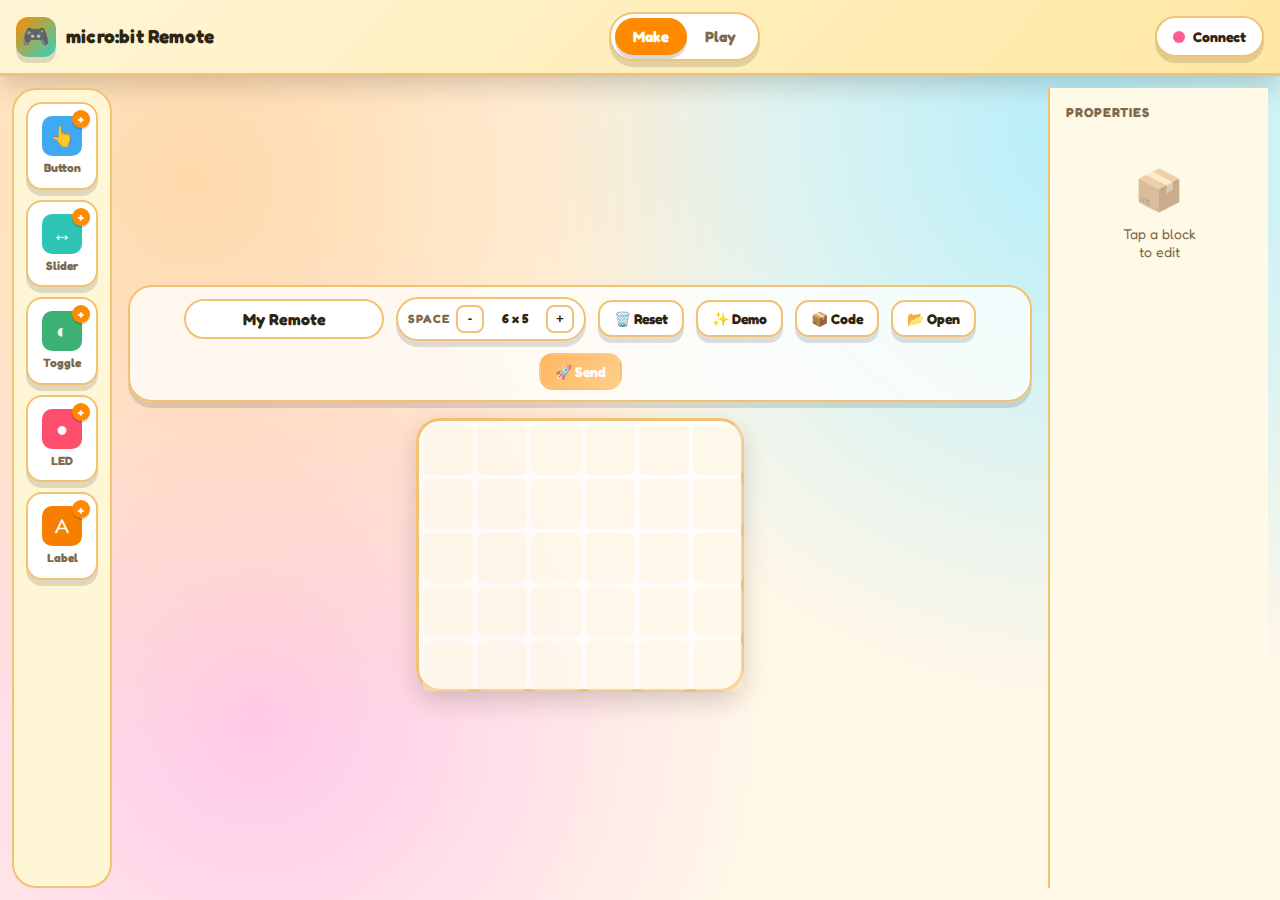
<file: index_kiddy.html>
<!DOCTYPE html>
<html lang="en">
<head>
<meta charset="UTF-8">
<meta name="viewport" content="width=device-width, initial-scale=1.0, user-scalable=no">
<title>micro:bit Remote</title>
<link href="https://fonts.googleapis.com/css2?family=Fredoka:wght@400;500;600;700&display=swap" rel="stylesheet">
<style>
*, *::before, *::after { box-sizing: border-box; margin: 0; padding: 0; }

:root {
  --bg: #fff7e8;
  --surface: #fff1c2;
  --card: #ffffff;
  --border: #f2c273;
  --text: #2f2513;
  --text-dim: #7d6a4d;
  --primary: #ff8a00;
  --primary-glow: rgba(255, 138, 0, 0.35);
  --success: #2dd4bf;
  --warning: #ffd166;
  --danger: #ff5d8f;
  --button: #3fa9f5;
  --slider: #2ec4b6;
  --toggle: #3bb273;
  --led: #ff4d6d;
  --label: #f77f00;
  --radius: 16px;
  --radius-lg: 24px;
  --shadow: 0 10px 25px rgba(40, 30, 18, 0.18);
  --shadow-soft: 0 6px 0 rgba(0, 0, 0, 0.12);
}

html, body {
  height: 100%;
  overflow: hidden;
  touch-action: manipulation;
}

body {
  font-family: 'Fredoka', 'Trebuchet MS', sans-serif;
  background:
    radial-gradient(circle at 15% 20%, rgba(255, 214, 165, 0.9), transparent 45%),
    radial-gradient(circle at 85% 15%, rgba(168, 237, 255, 0.85), transparent 42%),
    radial-gradient(circle at 20% 80%, rgba(255, 185, 235, 0.75), transparent 40%),
    var(--bg);
  color: var(--text);
  line-height: 1.3;
}

button:focus-visible,
input:focus-visible {
  outline: 3px solid rgba(255, 138, 0, 0.5);
  outline-offset: 2px;
}

.app {
  display: flex;
  flex-direction: column;
  height: 100vh;
  height: 100dvh;
}

header {
  display: flex;
  align-items: center;
  justify-content: space-between;
  flex-wrap: wrap;
  gap: 10px;
  padding: 12px 16px;
  background: linear-gradient(135deg, #fff6d6, #ffe7a3);
  border-bottom: 3px solid var(--border);
  box-shadow: var(--shadow);
  flex-shrink: 0;
}

.logo {
  display: flex;
  align-items: center;
  gap: 10px;
  font-weight: 800;
  font-size: 19px;
  letter-spacing: 0.2px;
}

.logo-icon {
  width: 40px;
  height: 40px;
  background: linear-gradient(135deg, var(--primary), var(--success));
  border-radius: 12px;
  display: flex;
  align-items: center;
  justify-content: center;
  font-size: 22px;
  box-shadow: var(--shadow-soft);
}

.tabs {
  display: flex;
  background: var(--card);
  border-radius: 999px;
  padding: 4px;
  border: 2px solid var(--border);
  box-shadow: var(--shadow-soft);
}

.tab {
  padding: 9px 18px;
  border: none;
  background: transparent;
  color: var(--text-dim);
  font-family: inherit;
  font-size: 15px;
  font-weight: 700;
  border-radius: 999px;
  cursor: pointer;
  transition: all 0.2s;
}

.tab:hover { color: var(--text); }
.tab.active {
  background: var(--primary);
  color: #ffffff;
  box-shadow: 0 4px 0 rgba(0, 0, 0, 0.15);
}

.ble-btn {
  display: flex;
  align-items: center;
  gap: 8px;
  padding: 10px 16px;
  border: 2px solid var(--border);
  background: #ffffff;
  color: var(--text);
  font-family: inherit;
  font-size: 14px;
  font-weight: 700;
  border-radius: 999px;
  cursor: pointer;
  transition: all 0.2s;
  box-shadow: var(--shadow-soft);
}

.ble-btn:hover {
  border-color: var(--primary);
  background: #fff7e1;
}

.ble-btn.connected {
  border-color: var(--success);
  background: #e8fff6;
}

.ble-dot {
  width: 12px;
  height: 12px;
  border-radius: 50%;
  background: var(--danger);
  transition: all 0.3s;
}

.ble-dot.on {
  background: var(--success);
  box-shadow: 0 0 10px var(--success);
}

@media (max-width: 700px) {
  header { justify-content: center; }
  .tabs { width: 100%; justify-content: center; }
  .ble-btn { width: 100%; justify-content: center; }
}

main {
  flex: 1;
  overflow: hidden;
  display: flex;
  padding: 12px;
  gap: 12px;
}

.view {
  display: none;
  width: 100%;
  height: 100%;
}

.view.active { display: flex; }

.builder {
  flex-direction: column;
}

@media (min-width: 768px) {
  .builder { flex-direction: row; }
}

.palette {
  display: flex;
  gap: 10px;
  padding: 12px;
  background: #fff6d6;
  border: 2px solid var(--border);
  border-radius: var(--radius-lg);
  overflow-x: auto;
  flex-shrink: 0;
}

@media (min-width: 768px) {
  .palette {
    flex-direction: column;
    width: 100px;
    border-bottom: 2px solid var(--border);
    border-right: 2px solid var(--border);
    overflow-x: visible;
    overflow-y: auto;
  }
}

.palette-item {
  display: flex;
  flex-direction: column;
  align-items: center;
  gap: 4px;
  padding: 12px;
  background: var(--card);
  border: 2px solid var(--border);
  border-radius: var(--radius);
  cursor: pointer;
  transition: transform 0.2s, box-shadow 0.2s;
  position: relative;
  box-shadow: var(--shadow-soft);
  min-width: 70px;
}

.palette-item:hover {
  border-color: var(--primary);
  transform: translateY(-2px) scale(1.03);
}

.palette-item:active {
  cursor: grabbing;
  transform: scale(0.98);
}

.palette-item::after {
  content: '+';
  position: absolute;
  top: 6px;
  right: 6px;
  width: 18px;
  height: 18px;
  border-radius: 50%;
  background: var(--primary);
  color: #ffffff;
  font-size: 12px;
  font-weight: 800;
  display: flex;
  align-items: center;
  justify-content: center;
  box-shadow: 0 2px 0 rgba(0, 0, 0, 0.15);
}

.palette-icon {
  width: 40px;
  height: 40px;
  border-radius: 10px;
  display: flex;
  align-items: center;
  justify-content: center;
  font-size: 20px;
  color: white;
}

.palette-icon.button { background: var(--button); }
.palette-icon.slider { background: var(--slider); }
.palette-icon.toggle { background: var(--toggle); }
.palette-icon.led { background: var(--led); }
.palette-icon.label { background: var(--label); }

.palette-name {
  font-size: 12px;
  font-weight: 700;
  color: var(--text-dim);
}

.canvas-wrap {
  flex: 1;
  display: flex;
  flex-direction: column;
  align-items: center;
  justify-content: center;
  padding: 16px;
  overflow: auto;
}

.canvas-toolbar {
  display: flex;
  align-items: center;
  gap: 12px;
  margin-bottom: 16px;
  flex-wrap: wrap;
  justify-content: center;
  background: rgba(255, 255, 255, 0.75);
  border: 2px solid var(--border);
  border-radius: var(--radius-lg);
  padding: 10px 12px;
  box-shadow: var(--shadow-soft);
}

.grid-control {
  display: flex;
  align-items: center;
  gap: 6px;
  background: #ffffff;
  border: 2px solid var(--border);
  border-radius: 999px;
  padding: 6px 10px;
  box-shadow: var(--shadow-soft);
}

.grid-label {
  font-size: 12px;
  font-weight: 700;
  color: var(--text-dim);
  text-transform: uppercase;
  letter-spacing: 0.08em;
}

.grid-btn {
  width: 28px;
  height: 28px;
  border-radius: 8px;
  border: 2px solid var(--border);
  background: #ffffff;
  font-weight: 800;
  cursor: pointer;
  color: var(--text);
}

.grid-readout {
  font-size: 13px;
  font-weight: 800;
  color: var(--text);
  min-width: 50px;
  text-align: center;
}

.title-input {
  padding: 8px 16px;
  background: #ffffff;
  border: 2px solid var(--border);
  border-radius: 999px;
  color: var(--text);
  font-family: inherit;
  font-size: 16px;
  font-weight: 700;
  width: 200px;
  text-align: center;
}

.title-input:focus {
  outline: none;
  border-color: var(--primary);
}

.toolbar-btn {
  padding: 8px 14px;
  background: #ffffff;
  border: 2px solid var(--border);
  border-radius: 14px;
  color: var(--text);
  font-family: inherit;
  font-size: 14px;
  font-weight: 700;
  cursor: pointer;
  transition: transform 0.2s, box-shadow 0.2s, border-color 0.2s;
  box-shadow: var(--shadow-soft);
}

.toolbar-btn:hover {
  border-color: var(--primary);
  transform: translateY(-1px);
}

.toolbar-btn.primary {
  background: linear-gradient(135deg, var(--primary), #ffb347);
  border-color: transparent;
  color: #ffffff;
}

.toolbar-btn:disabled {
  cursor: not-allowed;
  opacity: 0.6;
  transform: none;
  box-shadow: none;
}

.canvas {
  position: relative;
  background: rgba(255, 255, 255, 0.85);
  border: 3px solid var(--border);
  border-radius: var(--radius-lg);
  box-shadow: var(--shadow);
}

.grid-overlay {
  position: absolute;
  inset: 0;
  display: grid;
  padding: 4px;
  pointer-events: none;
  opacity: 0.4;
}

.grid-cell {
  background: #fff1d3;
  border-radius: 6px;
}

.grid-cell.highlight {
  background: var(--success);
  opacity: 0.45;
}

.grid-cell.invalid {
  background: var(--danger);
  opacity: 0.45;
}

.widgets {
  position: absolute;
  inset: 0;
  padding: 4px;
}

.widget {
  position: absolute;
  background: var(--card);
  border: 3px solid var(--border);
  border-radius: var(--radius);
  cursor: move;
  display: flex;
  flex-direction: column;
  align-items: center;
  justify-content: center;
  padding: 8px;
  transition: border-color 0.2s, box-shadow 0.2s, transform 0.1s;
  box-shadow: var(--shadow-soft);
}

.widget:hover { border-color: var(--text-dim); }

.widget:active { transform: scale(0.98); }

.widget[data-type="button"] {
  background: #e7f2ff;
  border-color: #8bbcff;
}

.widget[data-type="slider"] {
  background: #e8fbff;
  border-color: #7ad6e8;
}

.widget[data-type="toggle"] {
  background: #e7fff6;
  border-color: #7ed7b5;
}

.widget[data-type="led"] {
  background: #ffe5ef;
  border-color: #ff8ab0;
}

.widget[data-type="label"] {
  background: #fff4d6;
  border-color: #f7c66a;
}

.widget.selected {
  border-color: var(--primary);
  box-shadow: 0 0 0 4px var(--primary-glow);
}

.widget-badge {
  position: absolute;
  top: 6px;
  left: 6px;
  width: 20px;
  height: 20px;
  padding: 0;
  font-size: 12px;
  font-weight: 800;
  border-radius: 50%;
  color: white;
  display: flex;
  align-items: center;
  justify-content: center;
}

.widget[data-type="button"] .widget-badge { background: var(--button); }
.widget[data-type="slider"] .widget-badge { background: var(--slider); }
.widget[data-type="toggle"] .widget-badge { background: var(--toggle); }
.widget[data-type="led"] .widget-badge { background: var(--led); }
.widget[data-type="label"] .widget-badge { background: var(--label); }

.widget-label {
  font-size: 14px;
  font-weight: 700;
  margin-top: 16px;
  text-align: center;
  word-break: break-word;
}

.widget-id {
  font-size: 10px;
  color: var(--text-dim);
  font-weight: 600;
  opacity: 0;
  transition: opacity 0.2s;
}

.widget.selected .widget-id { opacity: 1; }

.resize-handle {
  position: absolute;
  bottom: 2px;
  right: 2px;
  width: 16px;
  height: 16px;
  cursor: se-resize;
  opacity: 0.3;
}

.widget:hover .resize-handle,
.widget.selected .resize-handle { opacity: 1; }

.resize-handle::after {
  content: '';
  position: absolute;
  bottom: 2px;
  right: 2px;
  width: 9px;
  height: 9px;
  border-right: 2px solid var(--text-dim);
  border-bottom: 2px solid var(--text-dim);
}

.props {
  display: block;
  width: 100%;
  background: #fff9e7;
  border-top: 2px solid var(--border);
  padding: 16px;
  overflow-y: auto;
  flex-shrink: 0;
}

@media (min-width: 900px) {
  .props {
    width: 220px;
    border-left: 2px solid var(--border);
    border-top: none;
  }
}

.props-title {
  font-size: 13px;
  font-weight: 800;
  text-transform: uppercase;
  color: var(--text-dim);
  margin-bottom: 12px;
  letter-spacing: 0.08em;
}

.prop-group {
  margin-bottom: 14px;
}

.prop-label {
  font-size: 11px;
  font-weight: 700;
  color: var(--text-dim);
  margin-bottom: 4px;
}

.prop-input {
  width: 100%;
  padding: 8px 10px;
  background: #ffffff;
  border: 2px solid var(--border);
  border-radius: 12px;
  color: var(--text);
  font-family: inherit;
  font-size: 14px;
  font-weight: 600;
}

.prop-input:focus {
  outline: none;
  border-color: var(--primary);
}

.prop-row {
  display: grid;
  grid-template-columns: 1fr 1fr;
  gap: 8px;
}

.prop-step {
  display: flex;
  align-items: center;
  justify-content: space-between;
  margin-top: 8px;
}

.prop-step-label {
  font-size: 12px;
  font-weight: 700;
  color: var(--text-dim);
}

.prop-stepper {
  display: flex;
  align-items: center;
  gap: 8px;
}

.step-btn {
  width: 28px;
  height: 28px;
  border-radius: 8px;
  border: 2px solid var(--border);
  background: #ffffff;
  font-weight: 800;
  cursor: pointer;
  color: var(--text);
  box-shadow: var(--shadow-soft);
}

.step-val {
  min-width: 18px;
  text-align: center;
  font-weight: 800;
  color: var(--text);
}

.delete-btn {
  width: 100%;
  padding: 10px;
  background: transparent;
  border: 2px solid var(--danger);
  border-radius: 14px;
  color: var(--danger);
  font-family: inherit;
  font-size: 13px;
  font-weight: 700;
  cursor: pointer;
  transition: all 0.2s;
}

.delete-btn:hover {
  background: var(--danger);
  color: white;
}

.no-selection {
  text-align: center;
  padding: 30px 10px;
  color: var(--text-dim);
  font-size: 14px;
}

.no-selection-icon {
  font-size: 40px;
  margin-bottom: 10px;
  opacity: 0.5;
}

.runtime {
  flex-direction: column;
  align-items: center;
  justify-content: center;
  padding: 20px;
}

.runtime-card {
  background: linear-gradient(180deg, #fffdf3, #fff1c8);
  border: 3px solid var(--border);
  border-radius: var(--radius-lg);
  padding: 24px;
  width: 100%;
  max-width: 500px;
  text-align: center;
  box-shadow: var(--shadow);
  max-height: 78vh;
  overflow: auto;
}

.runtime-title {
  font-size: 24px;
  font-weight: 800;
  margin-bottom: 20px;
}

.connect-icon {
  font-size: 64px;
  margin-bottom: 16px;
}

.connect-text {
  color: var(--text-dim);
  margin-bottom: 20px;
  font-size: 15px;
}

.connect-btn {
  display: inline-flex;
  align-items: center;
  gap: 10px;
  padding: 14px 28px;
  background: linear-gradient(135deg, var(--primary), var(--success));
  border: none;
  border-radius: 30px;
  color: #ffffff;
  font-family: inherit;
  font-size: 16px;
  font-weight: 800;
  cursor: pointer;
  transition: transform 0.2s, box-shadow 0.2s;
  box-shadow: var(--shadow-soft);
}

.connect-btn:hover {
  transform: scale(1.05);
  box-shadow: 0 4px 20px var(--primary-glow);
}

.runtime-grid {
  position: relative;
  background: #fff9e8;
  border-radius: var(--radius);
  border: 2px solid var(--border);
  margin: 0 auto;
  box-shadow: var(--shadow-soft);
}

.rt-widget {
  position: absolute;
  display: flex;
  align-items: center;
  justify-content: center;
  padding: 8px;
}

.rt-button {
  width: 100%;
  height: 100%;
  background: var(--button);
  border: none;
  border-radius: var(--radius);
  color: white;
  font-family: inherit;
  font-size: 16px;
  font-weight: 800;
  cursor: pointer;
  transition: all 0.1s;
  box-shadow: 0 6px 0 rgba(0,0,0,0.25);
}

.rt-button:hover { filter: brightness(1.1); }
.rt-button:active {
  transform: translateY(2px);
  box-shadow: 0 2px 0 rgba(0,0,0,0.3);
}

.rt-slider-wrap {
  width: 100%;
  display: flex;
  flex-direction: column;
  gap: 6px;
}

.rt-slider-info {
  display: flex;
  justify-content: space-between;
  font-size: 12px;
  font-weight: 700;
}

.rt-slider-label { color: var(--text-dim); }
.rt-slider-val { color: var(--slider); }

.rt-slider {
  width: 100%;
  height: 10px;
  -webkit-appearance: none;
  background: #f0d9a6;
  border-radius: 6px;
  outline: none;
}

.rt-slider::-webkit-slider-thumb {
  -webkit-appearance: none;
  width: 24px;
  height: 24px;
  background: var(--slider);
  border-radius: 50%;
  cursor: pointer;
  box-shadow: 0 2px 6px rgba(0,0,0,0.25);
}

.rt-toggle-wrap {
  display: flex;
  flex-direction: column;
  align-items: center;
  gap: 8px;
}

.rt-toggle {
  width: 60px;
  height: 34px;
  background: #f0d9a6;
  border: none;
  border-radius: 18px;
  cursor: pointer;
  position: relative;
  transition: background 0.2s;
}

.rt-toggle.on { background: var(--toggle); }

.rt-toggle::after {
  content: '';
  position: absolute;
  top: 4px;
  left: 4px;
  width: 26px;
  height: 26px;
  background: white;
  border-radius: 50%;
  transition: left 0.2s;
  box-shadow: 0 2px 4px rgba(0,0,0,0.2);
}

.rt-toggle.on::after { left: 30px; }

.rt-toggle-label {
  font-size: 12px;
  font-weight: 700;
  color: var(--text-dim);
}

.rt-led-wrap {
  display: flex;
  flex-direction: column;
  align-items: center;
  gap: 6px;
}

.rt-led {
  width: 36px;
  height: 36px;
  background: #f0d9a6;
  border-radius: 50%;
  transition: all 0.2s;
}

.rt-led.on {
  background: var(--led);
  box-shadow: 0 0 20px var(--led);
}

.rt-led-label {
  font-size: 12px;
  font-weight: 700;
  color: var(--text-dim);
}

.rt-label-text {
  font-size: 16px;
  font-weight: 700;
  text-align: center;
  color: var(--label);
}

.modal-bg {
  position: fixed;
  inset: 0;
  background: rgba(0, 0, 0, 0.8);
  display: none;
  align-items: center;
  justify-content: center;
  padding: 20px;
  z-index: 100;
}

.modal-bg.show { display: flex; }

.modal {
  background: #fff9e7;
  border: 2px solid var(--border);
  border-radius: var(--radius-lg);
  width: 100%;
  max-width: 550px;
  max-height: 80vh;
  display: flex;
  flex-direction: column;
  box-shadow: var(--shadow);
}

.modal-head {
  display: flex;
  align-items: center;
  justify-content: space-between;
  padding: 16px 20px;
  border-bottom: 2px solid var(--border);
}

.modal-title {
  font-size: 18px;
  font-weight: 800;
}

.modal-close {
  width: 36px;
  height: 36px;
  background: #ffffff;
  border: 2px solid var(--border);
  border-radius: 10px;
  color: var(--text);
  font-size: 20px;
  cursor: pointer;
  transition: all 0.2s;
}

.modal-close:hover { background: var(--border); }

.modal-body {
  padding: 20px;
  overflow-y: auto;
  flex: 1;
}

.code-box {
  background: var(--bg);
  border: 2px solid var(--border);
  border-radius: var(--radius);
  padding: 16px;
  font-family: 'Courier New', monospace;
  font-size: 12px;
  line-height: 1.5;
  overflow-x: auto;
  white-space: pre-wrap;
  word-break: break-all;
  max-height: 300px;
  overflow-y: auto;
}

.modal-foot {
  display: flex;
  gap: 10px;
  padding: 16px 20px;
  border-top: 2px solid var(--border);
}

.modal-btn {
  flex: 1;
  padding: 12px;
  background: var(--card);
  border: 2px solid var(--border);
  border-radius: var(--radius);
  color: var(--text);
  font-family: inherit;
  font-size: 14px;
  font-weight: 700;
  cursor: pointer;
  transition: all 0.2s;
}

.modal-btn:hover {
  border-color: var(--primary);
}

.modal-btn.primary {
  background: linear-gradient(135deg, var(--primary), #ffb347);
  border-color: transparent;
  color: #ffffff;
}

@keyframes popIn {
  from {
    opacity: 0;
    transform: translateY(8px);
  }
  to {
    opacity: 1;
    transform: translateY(0);
  }
}

header,
.palette,
.canvas-toolbar,
.canvas,
.runtime-card {
  animation: popIn 0.4s ease both;
}

.palette { animation-delay: 0.05s; }
.canvas-toolbar { animation-delay: 0.1s; }
.canvas { animation-delay: 0.15s; }

.toast {
  position: fixed;
  bottom: 20px;
  left: 50%;
  transform: translateX(-50%) translateY(100px);
  padding: 12px 24px;
  background: #ffffff;
  border: 2px solid var(--border);
  border-radius: var(--radius);
  font-weight: 700;
  opacity: 0;
  transition: all 0.3s;
  z-index: 200;
  box-shadow: var(--shadow-soft);
}

.toast.show {
  transform: translateX(-50%) translateY(0);
  opacity: 1;
}

.toast.success { border-color: var(--success); color: var(--success); }
.toast.error { border-color: var(--danger); color: var(--danger); }

@media (prefers-reduced-motion: reduce) {
  * {
    animation: none !important;
    transition: none !important;
  }
}

::-webkit-scrollbar { width: 8px; height: 8px; }
::-webkit-scrollbar-track { background: var(--bg); }
::-webkit-scrollbar-thumb { background: var(--border); border-radius: 4px; }
::-webkit-scrollbar-thumb:hover { background: var(--text-dim); }
</style>
</head>
<body>
<div class="app">
  <header>
    <div class="logo">
      <div class="logo-icon">🎮</div>
      <span>micro:bit Remote</span>
    </div>
    <div class="tabs">
      <button class="tab active" data-view="builder">Make</button>
      <button class="tab" data-view="runtime">Play</button>
    </div>
    <button class="ble-btn" id="bleBtn">
      <span class="ble-dot" id="bleDot"></span>
      <span id="bleText">Connect</span>
    </button>
  </header>

  <main>
    <div class="view builder active" id="builderView">
      <div class="palette">
        <div class="palette-item" draggable="true" data-type="button" data-w="2" data-h="1">
          <div class="palette-icon button">👆</div>
          <span class="palette-name">Button</span>
        </div>
        <div class="palette-item" draggable="true" data-type="slider" data-w="3" data-h="1">
          <div class="palette-icon slider">↔</div>
          <span class="palette-name">Slider</span>
        </div>
        <div class="palette-item" draggable="true" data-type="toggle" data-w="2" data-h="1">
          <div class="palette-icon toggle">◐</div>
          <span class="palette-name">Toggle</span>
        </div>
        <div class="palette-item" draggable="true" data-type="led" data-w="1" data-h="1">
          <div class="palette-icon led">●</div>
          <span class="palette-name">LED</span>
        </div>
        <div class="palette-item" draggable="true" data-type="label" data-w="2" data-h="1">
          <div class="palette-icon label">A</div>
          <span class="palette-name">Label</span>
        </div>
      </div>

      <div class="canvas-wrap">
        <div class="canvas-toolbar">
          <input type="text" class="title-input" id="titleInput" value="My Remote" placeholder="Project name">
          <div class="grid-control">
            <span class="grid-label">Space</span>
            <button class="grid-btn" id="gridSmaller" aria-label="Less space">-</button>
            <span class="grid-readout" id="gridReadout">6 x 5</span>
            <button class="grid-btn" id="gridBigger" aria-label="More space">+</button>
          </div>
          <button class="toolbar-btn" id="clearBtn">🗑️ Reset</button>
          <button class="toolbar-btn" id="demoBtn">✨ Demo</button>
          <button class="toolbar-btn" id="exportBtn">📦 Code</button>
          <button class="toolbar-btn" id="loadBtn">📂 Open</button>
          <button class="toolbar-btn primary" id="sendBtn">🚀 Send</button>
        </div>
        <div class="canvas" id="canvas">
          <div class="grid-overlay" id="gridOverlay"></div>
          <div class="widgets" id="widgetsLayer"></div>
        </div>
      </div>

      <div class="props" id="propsPanel">
        <div class="props-title">Properties</div>
        <div id="propsContent">
          <div class="no-selection">
            <div class="no-selection-icon">📦</div>
            <p>Tap a block<br>to edit</p>
          </div>
        </div>
      </div>
    </div>

    <div class="view runtime" id="runtimeView">
      <div class="runtime-card" id="runtimeCard">
        <div id="connectPrompt">
          <div class="connect-icon">📲</div>
          <div class="runtime-title">Connect your micro:bit</div>
          <p class="connect-text">Tap connect, then pick your micro:bit to play.</p>
          <button class="connect-btn" id="connectBtn">
            <span>🔗</span>
            <span>Connect</span>
          </button>
        </div>
        <div id="runtimeContent" style="display:none;">
          <div class="runtime-title" id="runtimeTitle">Remote</div>
          <div class="runtime-grid" id="runtimeGrid"></div>
        </div>
      </div>
    </div>
  </main>
</div>

<div class="modal-bg" id="modalBg">
  <div class="modal">
    <div class="modal-head">
      <span class="modal-title" id="modalTitle">Export</span>
      <button class="modal-close" id="modalClose">×</button>
    </div>
    <div class="modal-body">
      <pre class="code-box" id="modalCode"></pre>
    </div>
    <div class="modal-foot">
      <button class="modal-btn" id="downloadBtn">💾 Download</button>
      <button class="modal-btn primary" id="copyBtn">📋 Copy</button>
    </div>
  </div>
</div>

<div class="toast" id="toast"></div>
<input type="file" id="fileInput" accept=".json" hidden>

<script>
// Nordic UART Service UUIDs
// TX = micro:bit transmits TO us (we subscribe/notify)
// RX = micro:bit receives FROM us (we write)
const UART_SERVICE = '6e400001-b5a3-f393-e0a9-e50e24dcca9e';
const UART_TX_CHAR = '6e400002-b5a3-f393-e0a9-e50e24dcca9e'; // Notify (micro:bit → web)
const UART_RX_CHAR = '6e400003-b5a3-f393-e0a9-e50e24dcca9e'; // Write  (web → micro:bit)

const CELL = 50;
const GAP = 4;
const DEFAULT_GRID = { w: 6, h: 5 };
const GRID_MIN = { w: 4, h: 4 };
const GRID_MAX = { w: 9, h: 8 };
const STORAGE_KEY = 'microbit-remote-config-v1';

const DEFAULT_LABELS = { button: 'Press', slider: 'Value', toggle: 'Switch', led: 'LED', label: 'Text' };
const BADGE_ICONS = { button: '👆', slider: '↔', toggle: '◐', led: '●', label: 'A' };
const DEMO_CONFIG = {
  v: 1,
  title: 'Happy Remote',
  grid: { w: 6, h: 5 },
  widgets: [
    { id: 'button1', t: 'button', x: 0, y: 0, w: 2, h: 1, label: 'Go' },
    { id: 'toggle1', t: 'toggle', x: 2, y: 0, w: 2, h: 1, label: 'Lights' },
    { id: 'led1', t: 'led', x: 4, y: 0, w: 1, h: 1, label: 'LED' },
    { id: 'label1', t: 'label', x: 0, y: 2, w: 3, h: 1, label: 'Hello' },
    { id: 'slider1', t: 'slider', x: 0, y: 3, w: 4, h: 1, label: 'Speed' }
  ]
};

const state = {
  grid: { w: DEFAULT_GRID.w, h: DEFAULT_GRID.h },
  widgets: [],
  selected: null,
  nextId: 1,
  ble: { device: null, server: null, service: null, notifyChar: null, writeChar: null, connected: false },
  config: null,
  values: {},
  rxBuffer: ''
};

const $ = s => document.querySelector(s);
const $$ = s => document.querySelectorAll(s);
const encoder = new TextEncoder();
let dragPreview = null;
let paletteDragging = false;
let saveTimer = null;

function init() {
  bindEvents();
  updateBleUI();
  const saved = loadLocal();
  if (saved) {
    loadConfig(saved);
  } else {
    renderGrid();
  }
}

function renderGrid() {
  const canvas = $('#canvas');
  const overlay = $('#gridOverlay');
  const w = state.grid.w * CELL + (state.grid.w + 1) * GAP;
  const h = state.grid.h * CELL + (state.grid.h + 1) * GAP;
  canvas.style.width = `${w}px`;
  canvas.style.height = `${h}px`;
  overlay.style.gridTemplateColumns = `repeat(${state.grid.w}, ${CELL}px)`;
  overlay.style.gridTemplateRows = `repeat(${state.grid.h}, ${CELL}px)`;
  overlay.style.gap = `${GAP}px`;
  overlay.innerHTML = Array(state.grid.w * state.grid.h).fill('<div class="grid-cell"></div>').join('');
  renderWidgets();
  updateGridReadout();
}

function renderWidgets() {
  const layer = $('#widgetsLayer');
  layer.innerHTML = '';
  state.widgets.forEach(w => {
    const el = document.createElement('div');
    el.className = `widget${w.id === state.selected ? ' selected' : ''}`;
    el.dataset.id = w.id;
    el.dataset.type = w.t;
    el.style.left = `${w.x * (CELL + GAP) + GAP}px`;
    el.style.top = `${w.y * (CELL + GAP) + GAP}px`;
    el.style.width = `${w.w * CELL + (w.w - 1) * GAP}px`;
    el.style.height = `${w.h * CELL + (w.h - 1) * GAP}px`;
    const badge = BADGE_ICONS[w.t] || w.t;
    el.innerHTML = `
      <span class="widget-badge">${badge}</span>
      <span class="widget-label">${w.label || ''}</span>
      <span class="widget-id">${w.id}</span>
      <div class="resize-handle"></div>
    `;
    layer.appendChild(el);
  });
}

function updateGridReadout() {
  const el = $('#gridReadout');
  if (el) el.textContent = `${state.grid.w} x ${state.grid.h}`;
}

function canResizeGrid(w, h) {
  return state.widgets.every(wgt => wgt.x + wgt.w <= w && wgt.y + wgt.h <= h);
}

function findFirstSlot(w, h) {
  for (let y = 0; y <= state.grid.h - h; y++) {
    for (let x = 0; x <= state.grid.w - w; x++) {
      if (canPlace(x, y, w, h)) return { x, y };
    }
  }
  return null;
}

function addWidget(type, w, h, pos = null) {
  const spot = pos || findFirstSlot(w, h);
  if (!spot || !canPlace(spot.x, spot.y, w, h)) {
    toast('No space left', 'error');
    return;
  }
  const id = `${type}${state.nextId++}`;
  state.widgets.push({ id, t: type, x: spot.x, y: spot.y, w, h, label: DEFAULT_LABELS[type] || type });
  select(id);
  scheduleSave();
}

function getCell(e) {
  const rect = $('#canvas').getBoundingClientRect();
  const x = Math.floor((e.clientX - rect.left - GAP) / (CELL + GAP));
  const y = Math.floor((e.clientY - rect.top - GAP) / (CELL + GAP));
  return { x: Math.max(0, Math.min(x, state.grid.w - 1)), y: Math.max(0, Math.min(y, state.grid.h - 1)) };
}

function canPlace(x, y, w, h, exclude = null) {
  if (x < 0 || y < 0 || x + w > state.grid.w || y + h > state.grid.h) return false;
  return !state.widgets.some(wgt => {
    if (wgt.id === exclude) return false;
    return x < wgt.x + wgt.w && x + w > wgt.x && y < wgt.y + wgt.h && y + h > wgt.y;
  });
}

function highlight(x, y, w, h, valid) {
  $$('.grid-cell').forEach((c, i) => {
    c.classList.remove('highlight', 'invalid');
    const cx = i % state.grid.w, cy = Math.floor(i / state.grid.w);
    if (cx >= x && cx < x + w && cy >= y && cy < y + h) {
      c.classList.add(valid ? 'highlight' : 'invalid');
    }
  });
}

function clearHighlight() {
  $$('.grid-cell').forEach(c => c.classList.remove('highlight', 'invalid'));
}

function select(id) {
  state.selected = id;
  renderWidgets();
  renderProps();
}

function renderProps() {
  const container = $('#propsContent');
  const w = state.widgets.find(x => x.id === state.selected);
  if (!w) {
    container.innerHTML = '<div class="no-selection"><div class="no-selection-icon">📦</div><p>Tap a block<br>to edit</p></div>';
    return;
  }
  container.innerHTML = `
    <div class="prop-group">
      <div class="prop-label">Label</div>
      <input class="prop-input" type="text" id="propLabel" value="${w.label || ''}" placeholder="Widget label">
    </div>
    <div class="prop-group">
      <div class="prop-label">Size</div>
      <div class="prop-step">
        <span class="prop-step-label">Width</span>
        <div class="prop-stepper">
          <button class="step-btn" data-axis="w" data-dir="-">-</button>
          <span class="step-val" id="propWVal">${w.w}</span>
          <button class="step-btn" data-axis="w" data-dir="+">+</button>
        </div>
      </div>
      <div class="prop-step">
        <span class="prop-step-label">Height</span>
        <div class="prop-stepper">
          <button class="step-btn" data-axis="h" data-dir="-">-</button>
          <span class="step-val" id="propHVal">${w.h}</span>
          <button class="step-btn" data-axis="h" data-dir="+">+</button>
        </div>
      </div>
    </div>
    <div class="prop-group">
      <button class="delete-btn" id="deleteBtn">🗑️ Delete</button>
    </div>
  `;
  $('#propLabel').oninput = e => {
    w.label = e.target.value;
    renderWidgets();
    scheduleSave();
  };
  container.querySelectorAll('.step-btn').forEach(btn => {
    btn.onclick = () => {
      const axis = btn.dataset.axis;
      const dir = btn.dataset.dir === '+' ? 1 : -1;
      const nw = axis === 'w' ? Math.max(1, w.w + dir) : w.w;
      const nh = axis === 'h' ? Math.max(1, w.h + dir) : w.h;
      if (canPlace(w.x, w.y, nw, nh, w.id)) {
        w.w = nw;
        w.h = nh;
        renderWidgets();
        renderProps();
        scheduleSave();
      }
    };
  });
  $('#deleteBtn').onclick = () => {
    state.widgets = state.widgets.filter(x => x.id !== state.selected);
    state.selected = null;
    renderWidgets();
    renderProps();
    scheduleSave();
  };
}

function bindEvents() {
  $$('.tab').forEach(t => t.onclick = () => {
    $$('.tab').forEach(x => x.classList.remove('active'));
    t.classList.add('active');
    $$('.view').forEach(v => v.classList.remove('active'));
    $(`#${t.dataset.view}View`).classList.add('active');
  });

  $$('.palette-item').forEach(item => {
    item.ondragstart = e => {
      paletteDragging = true;
      dragPreview = {
        w: parseInt(item.dataset.w) || 2,
        h: parseInt(item.dataset.h) || 1
      };
      e.dataTransfer.setData('type', item.dataset.type);
      e.dataTransfer.setData('w', item.dataset.w);
      e.dataTransfer.setData('h', item.dataset.h);
    };
    item.ondragend = () => {
      paletteDragging = false;
      dragPreview = null;
    };
    item.onclick = () => {
      if (paletteDragging) return;
      const w = parseInt(item.dataset.w) || 2;
      const h = parseInt(item.dataset.h) || 1;
      addWidget(item.dataset.type, w, h);
    };
  });

  const canvas = $('#canvas');
  canvas.ondragover = e => {
    e.preventDefault();
    const { x, y } = getCell(e);
    const size = dragPreview || { w: 2, h: 1 };
    highlight(x, y, size.w, size.h, canPlace(x, y, size.w, size.h));
  };
  canvas.ondragleave = clearHighlight;
  canvas.ondrop = e => {
    e.preventDefault();
    clearHighlight();
    const type = e.dataTransfer.getData('type');
    if (!type) return;
    const { x, y } = getCell(e);
    const w = parseInt(e.dataTransfer.getData('w')) || 2;
    const h = parseInt(e.dataTransfer.getData('h')) || 1;
    if (canPlace(x, y, w, h)) {
      addWidget(type, w, h, { x, y });
    } else {
      toast('No space here', 'error');
    }
    paletteDragging = false;
    dragPreview = null;
  };

  let drag = null, resize = null;

  canvas.onmousedown = e => {
    const wEl = e.target.closest('.widget');
    if (!wEl) { select(null); return; }
    const id = wEl.dataset.id;
    select(id);
    const w = state.widgets.find(x => x.id === id);
    if (e.target.classList.contains('resize-handle')) {
      resize = w;
    } else {
      drag = w;
    }
  };

  document.onmousemove = e => {
    if (drag) {
      const { x, y } = getCell(e);
      highlight(x, y, drag.w, drag.h, canPlace(x, y, drag.w, drag.h, drag.id));
    }
    if (resize) {
      const { x, y } = getCell(e);
      const nw = Math.max(1, x - resize.x + 1);
      const nh = Math.max(1, y - resize.y + 1);
      highlight(resize.x, resize.y, nw, nh, canPlace(resize.x, resize.y, nw, nh, resize.id));
    }
  };

  document.onmouseup = e => {
    if (drag) {
      const { x, y } = getCell(e);
      if (canPlace(x, y, drag.w, drag.h, drag.id)) {
        drag.x = x;
        drag.y = y;
      }
      drag = null;
      clearHighlight();
      renderWidgets();
      renderProps();
      scheduleSave();
    }
    if (resize) {
      const { x, y } = getCell(e);
      const nw = Math.max(1, x - resize.x + 1);
      const nh = Math.max(1, y - resize.y + 1);
      if (canPlace(resize.x, resize.y, nw, nh, resize.id)) {
        resize.w = nw;
        resize.h = nh;
      }
      resize = null;
      clearHighlight();
      renderWidgets();
      renderProps();
      scheduleSave();
    }
  };

  $('#clearBtn').onclick = () => {
    if (confirm('Clear all widgets?')) {
      state.widgets = [];
      state.selected = null;
      state.nextId = 1;
      state.grid.w = DEFAULT_GRID.w;
      state.grid.h = DEFAULT_GRID.h;
      $('#titleInput').value = 'My Remote';
      renderGrid();
      renderProps();
      localStorage.removeItem(STORAGE_KEY);
    }
  };

  $('#demoBtn').onclick = () => {
    loadConfig(DEMO_CONFIG);
    toast('Demo ready!', 'success');
  };

  $('#exportBtn').onclick = () => showModal('MakeCode Export', generateMakeCode());
  $('#loadBtn').onclick = () => $('#fileInput').click();
  $('#fileInput').onchange = e => {
    const file = e.target.files[0];
    if (!file) return;
    const reader = new FileReader();
    reader.onload = ev => {
      try {
        loadConfig(JSON.parse(ev.target.result));
        toast('Loaded!', 'success');
      } catch { toast('Invalid file', 'error'); }
    };
    reader.readAsText(file);
    e.target.value = '';
  };
  $('#titleInput').oninput = () => scheduleSave();
  $('#gridBigger').onclick = () => {
    const w = Math.min(GRID_MAX.w, state.grid.w + 1);
    const h = Math.min(GRID_MAX.h, state.grid.h + 1);
    if (w === state.grid.w && h === state.grid.h) {
      toast('Max space', 'error');
      return;
    }
    state.grid.w = w;
    state.grid.h = h;
    renderGrid();
    renderProps();
    scheduleSave();
  };
  $('#gridSmaller').onclick = () => {
    const w = Math.max(GRID_MIN.w, state.grid.w - 1);
    const h = Math.max(GRID_MIN.h, state.grid.h - 1);
    if (w === state.grid.w && h === state.grid.h) {
      toast('Min space', 'error');
      return;
    }
    if (!canResizeGrid(w, h)) {
      toast('Move blocks first', 'error');
      return;
    }
    state.grid.w = w;
    state.grid.h = h;
    renderGrid();
    renderProps();
    scheduleSave();
  };

  $('#sendBtn').onclick = async () => {
    if (!state.ble.connected) {
      toast('Connect first!', 'error');
      return;
    }
    const cfg = getConfig();
    const json = JSON.stringify(cfg);
    const b64 = btoa(json);
    await send(`SETCFG ${b64.length}`);
    for (let i = 0; i < b64.length; i += 18) {
      await send(`CFG ${b64.substr(i, 18)}`);
      await sleep(50);
    }
    await send('CFGEND');
    state.config = cfg;
    state.values = {};
    renderRuntime();
    toast('Sent!', 'success');
  };

  $('#bleBtn').onclick = connectBle;
  $('#connectBtn').onclick = connectBle;

  $('#modalClose').onclick = hideModal;
  $('#modalBg').onclick = e => { if (e.target === $('#modalBg')) hideModal(); };
  $('#copyBtn').onclick = () => {
    navigator.clipboard.writeText($('#modalCode').textContent);
    toast('Copied!', 'success');
  };
  $('#downloadBtn').onclick = () => {
    const blob = new Blob([$('#modalCode').textContent], { type: 'text/plain' });
    const a = document.createElement('a');
    a.href = URL.createObjectURL(blob);
    a.download = 'microbit-remote.ts';
    a.click();
  };
}

function sleep(ms) {
  return new Promise(r => setTimeout(r, ms));
}

function scheduleSave() {
  clearTimeout(saveTimer);
  saveTimer = setTimeout(saveLocal, 200);
}

function saveLocal() {
  try {
    localStorage.setItem(STORAGE_KEY, JSON.stringify(getConfig()));
  } catch {}
}

function loadLocal() {
  try {
    const raw = localStorage.getItem(STORAGE_KEY);
    if (!raw) return null;
    return JSON.parse(raw);
  } catch {
    return null;
  }
}

function getConfig() {
  return {
    v: 1,
    title: $('#titleInput').value || 'Remote',
    grid: { w: state.grid.w, h: state.grid.h },
    widgets: state.widgets.map(w => ({ id: w.id, t: w.t, x: w.x, y: w.y, w: w.w, h: w.h, label: w.label || '' }))
  };
}

function loadConfig(cfg) {
  if (cfg.grid) {
    const w = cfg.grid.w || DEFAULT_GRID.w;
    const h = cfg.grid.h || DEFAULT_GRID.h;
    state.grid.w = Math.max(GRID_MIN.w, Math.min(GRID_MAX.w, w));
    state.grid.h = Math.max(GRID_MIN.h, Math.min(GRID_MAX.h, h));
  }
  if (cfg.title) $('#titleInput').value = cfg.title;
  state.widgets = (cfg.widgets || []).map(w => ({ ...w }));
  state.nextId = Math.max(...state.widgets.map(w => {
    const m = w.id.match(/\d+$/);
    return m ? parseInt(m[0]) + 1 : 1;
  }), 1);
  state.selected = null;
  state.values = {};
  renderGrid();
  renderProps();
  scheduleSave();
}

function generateMakeCode() {
  const cfg = getConfig();
  const b64 = btoa(JSON.stringify(cfg));
  return `// micro:bit Remote - MakeCode
// Paste into MakeCode TypeScript editor

const CFG = "${b64}"
let cfgSent = false

bluetooth.startUartService()

bluetooth.onUartDataReceived(serial.delimiters(Delimiters.NewLine), () => {
    let cmd = bluetooth.uartReadUntil(serial.delimiters(Delimiters.NewLine))
    
    if (cmd == "GETCFG") {
        bluetooth.uartWriteLine("CFGBEGIN " + CFG.length)
        for (let i = 0; i < CFG.length; i += 18) {
            bluetooth.uartWriteLine("CFG " + CFG.substr(i, 18))
        }
        bluetooth.uartWriteLine("CFGEND")
        cfgSent = true
    }
    else if (cmd.indexOf("SET ") == 0) {
        let parts = cmd.substr(4).split(" ")
        let id = parts[0]
        let val = parts.slice(1).join(" ")
        handleInput(id, val)
    }
})

function handleInput(id: string, val: string) {
    serial.writeLine(id + " = " + val)
    basic.showString(val.substr(0, 1))
}

function sendValue(id: string, val: string) {
    if (cfgSent) {
        bluetooth.uartWriteLine("UPD " + id + " " + val)
    }
}

basic.forever(() => {
    // sendValue("led1", input.lightLevel() > 100 ? "1" : "0")
})

basic.showIcon(IconNames.Yes)`;
}

function showModal(title, code) {
  $('#modalTitle').textContent = title;
  $('#modalCode').textContent = code;
  $('#modalBg').classList.add('show');
}

function hideModal() {
  $('#modalBg').classList.remove('show');
}

function toast(msg, type = '') {
  const t = $('#toast');
  t.textContent = msg;
  t.className = `toast ${type} show`;
  setTimeout(() => t.classList.remove('show'), 2500);
}

// BLE Connection - Fixed TX/RX mapping
async function connectBle() {
  try {
    // Request device
    const device = await navigator.bluetooth.requestDevice({
      filters: [{ namePrefix: 'BBC micro:bit' }],
      optionalServices: [UART_SERVICE]
    });

    device.addEventListener('gattserverdisconnected', onDisconnect);

    // Connect to GATT server
    const server = await device.gatt.connect();
    const service = await server.getPrimaryService(UART_SERVICE);

    // Get characteristics with CORRECT mapping:
    // TX (0002) = micro:bit transmits, we receive via notifications
    // RX (0003) = micro:bit receives, we write to it
    const notifyChar = await service.getCharacteristic(UART_TX_CHAR);
    const writeChar = await service.getCharacteristic(UART_RX_CHAR);

    // Start notifications on TX characteristic
    await notifyChar.startNotifications();
    notifyChar.addEventListener('characteristicvaluechanged', onNotify);

    // Store references
    state.ble.device = device;
    state.ble.server = server;
    state.ble.service = service;
    state.ble.notifyChar = notifyChar;
    state.ble.writeChar = writeChar;
    state.ble.connected = true;
    state.rxBuffer = '';

    updateBleUI();
    toast('Connected!', 'success');
    
    // Request config from micro:bit
    setTimeout(() => requestConfig(), 500);
    
  } catch (err) {
    console.error('BLE Error:', err);
    toast('Connection failed: ' + err.message, 'error');
  }
}

function onDisconnect() {
  state.ble.connected = false;
  state.ble.device = null;
  state.ble.server = null;
  state.ble.service = null;
  state.ble.notifyChar = null;
  state.ble.writeChar = null;
  updateBleUI();
  toast('Disconnected', 'error');
}

function updateBleUI() {
  const btn = $('#bleBtn');
  const dot = $('#bleDot');
  const text = $('#bleText');
  const sendBtn = $('#sendBtn');
  if (state.ble.connected) {
    btn.classList.add('connected');
    dot.classList.add('on');
    text.textContent = 'Connected';
    sendBtn.disabled = false;
    $('#connectPrompt').style.display = 'none';
    $('#runtimeContent').style.display = 'block';
  } else {
    btn.classList.remove('connected');
    dot.classList.remove('on');
    text.textContent = 'Connect';
    sendBtn.disabled = true;
    $('#connectPrompt').style.display = 'block';
    $('#runtimeContent').style.display = 'none';
  }
}

// Write to RX characteristic (web → micro:bit)
async function send(msg) {
  if (!state.ble.writeChar) return;
  try {
    const data = encoder.encode(msg + '\n');
    await state.ble.writeChar.writeValue(data);
    console.log('TX:', msg);
  } catch (err) {
    console.error('Write error:', err);
  }
}

function requestConfig() {
  state.rxBuffer = '';
  send('GETCFG');
}

// Handle notifications from TX characteristic (micro:bit → web)
function onNotify(event) {
  const value = event.target.value;
  let str = '';
  for (let i = 0; i < value.byteLength; i++) {
    const byte = value.getUint8(i);
    if (byte !== 13) str += String.fromCharCode(byte); // skip CR
  }

  state.rxBuffer += str;

  // Process complete lines
  let nl;
  while ((nl = state.rxBuffer.indexOf('\n')) !== -1) {
    const line = state.rxBuffer.slice(0, nl).trim();
    state.rxBuffer = state.rxBuffer.slice(nl + 1);
    if (line) {
      console.log('RX:', line);
      processLine(line);
    }
  }
}

let configBuffer = '';

function processLine(line) {
  if (line.startsWith('CFGBEGIN')) {
    configBuffer = '';
  } else if (line.startsWith('CFG ')) {
    configBuffer += line.substr(4);
  } else if (line === 'CFGEND') {
    try {
      state.config = JSON.parse(atob(configBuffer));
      state.values = {};
      renderRuntime();
      toast('Config loaded!', 'success');
    } catch (e) {
      console.error('Config parse error:', e);
      toast('Config error', 'error');
    }
  } else if (line.startsWith('UPD ')) {
    const parts = line.substr(4).split(' ');
    const id = parts[0];
    const val = parts.slice(1).join(' ');
    state.values[id] = val;
    updateRuntimeWidget(id, val);
  }
}

function renderRuntime() {
  if (!state.config) return;
  const cfg = state.config;
  $('#runtimeTitle').textContent = cfg.title || 'Remote';
  const grid = $('#runtimeGrid');
  const w = cfg.grid.w * CELL + (cfg.grid.w + 1) * GAP;
  const h = cfg.grid.h * CELL + (cfg.grid.h + 1) * GAP;
  grid.style.width = `${w}px`;
  grid.style.height = `${h}px`;
  grid.innerHTML = '';
  cfg.widgets.forEach(w => {
    const el = document.createElement('div');
    el.className = 'rt-widget';
    el.dataset.id = w.id;
    el.style.left = `${w.x * (CELL + GAP) + GAP}px`;
    el.style.top = `${w.y * (CELL + GAP) + GAP}px`;
    el.style.width = `${w.w * CELL + (w.w - 1) * GAP}px`;
    el.style.height = `${w.h * CELL + (w.h - 1) * GAP}px`;
    el.innerHTML = createRuntimeWidget(w);
    grid.appendChild(el);
    bindRuntimeWidget(el, w);
  });
}

function createRuntimeWidget(w) {
  const val = state.values[w.id] || '0';
  switch (w.t) {
    case 'button':
      return `<button class="rt-button">${w.label || 'Press'}</button>`;
    case 'slider':
      return `<div class="rt-slider-wrap"><div class="rt-slider-info"><span class="rt-slider-label">${w.label || 'Value'}</span><span class="rt-slider-val">${val}</span></div><input type="range" class="rt-slider" min="0" max="100" value="${val}"></div>`;
    case 'toggle':
      return `<div class="rt-toggle-wrap"><button class="rt-toggle${val === '1' ? ' on' : ''}"></button><span class="rt-toggle-label">${w.label || 'Switch'}</span></div>`;
    case 'led':
      return `<div class="rt-led-wrap"><div class="rt-led${val === '1' ? ' on' : ''}"></div><span class="rt-led-label">${w.label || 'LED'}</span></div>`;
    case 'label':
      return `<div class="rt-label-text">${val || w.label || 'Text'}</div>`;
    default:
      return `<div>${w.t}</div>`;
  }
}

function bindRuntimeWidget(el, w) {
  switch (w.t) {
    case 'button':
      const btn = el.querySelector('.rt-button');
      const pressHandler = e => { e.preventDefault(); send(`SET ${w.id} 1`); };
      const releaseHandler = () => send(`SET ${w.id} 0`);
      btn.onmousedown = pressHandler;
      btn.ontouchstart = pressHandler;
      btn.onmouseup = releaseHandler;
      btn.onmouseleave = releaseHandler;
      btn.ontouchend = releaseHandler;
      break;
    case 'slider':
      const slider = el.querySelector('.rt-slider');
      slider.oninput = e => {
        el.querySelector('.rt-slider-val').textContent = e.target.value;
        send(`SET ${w.id} ${e.target.value}`);
      };
      break;
    case 'toggle':
      const tog = el.querySelector('.rt-toggle');
      tog.onclick = () => {
        const on = tog.classList.toggle('on');
        send(`SET ${w.id} ${on ? '1' : '0'}`);
      };
      break;
  }
}

function updateRuntimeWidget(id, val) {
  const el = $(`.rt-widget[data-id="${id}"]`);
  if (!el || !state.config) return;
  const w = state.config.widgets.find(x => x.id === id);
  if (!w) return;
  switch (w.t) {
    case 'slider':
      el.querySelector('.rt-slider').value = val;
      el.querySelector('.rt-slider-val').textContent = val;
      break;
    case 'toggle':
      el.querySelector('.rt-toggle').classList.toggle('on', val === '1');
      break;
    case 'led':
      el.querySelector('.rt-led').classList.toggle('on', val === '1');
      break;
    case 'label':
      el.querySelector('.rt-label-text').textContent = val;
      break;
  }
}

document.addEventListener('DOMContentLoaded', init);
</script>
</body>
</html>
</file>
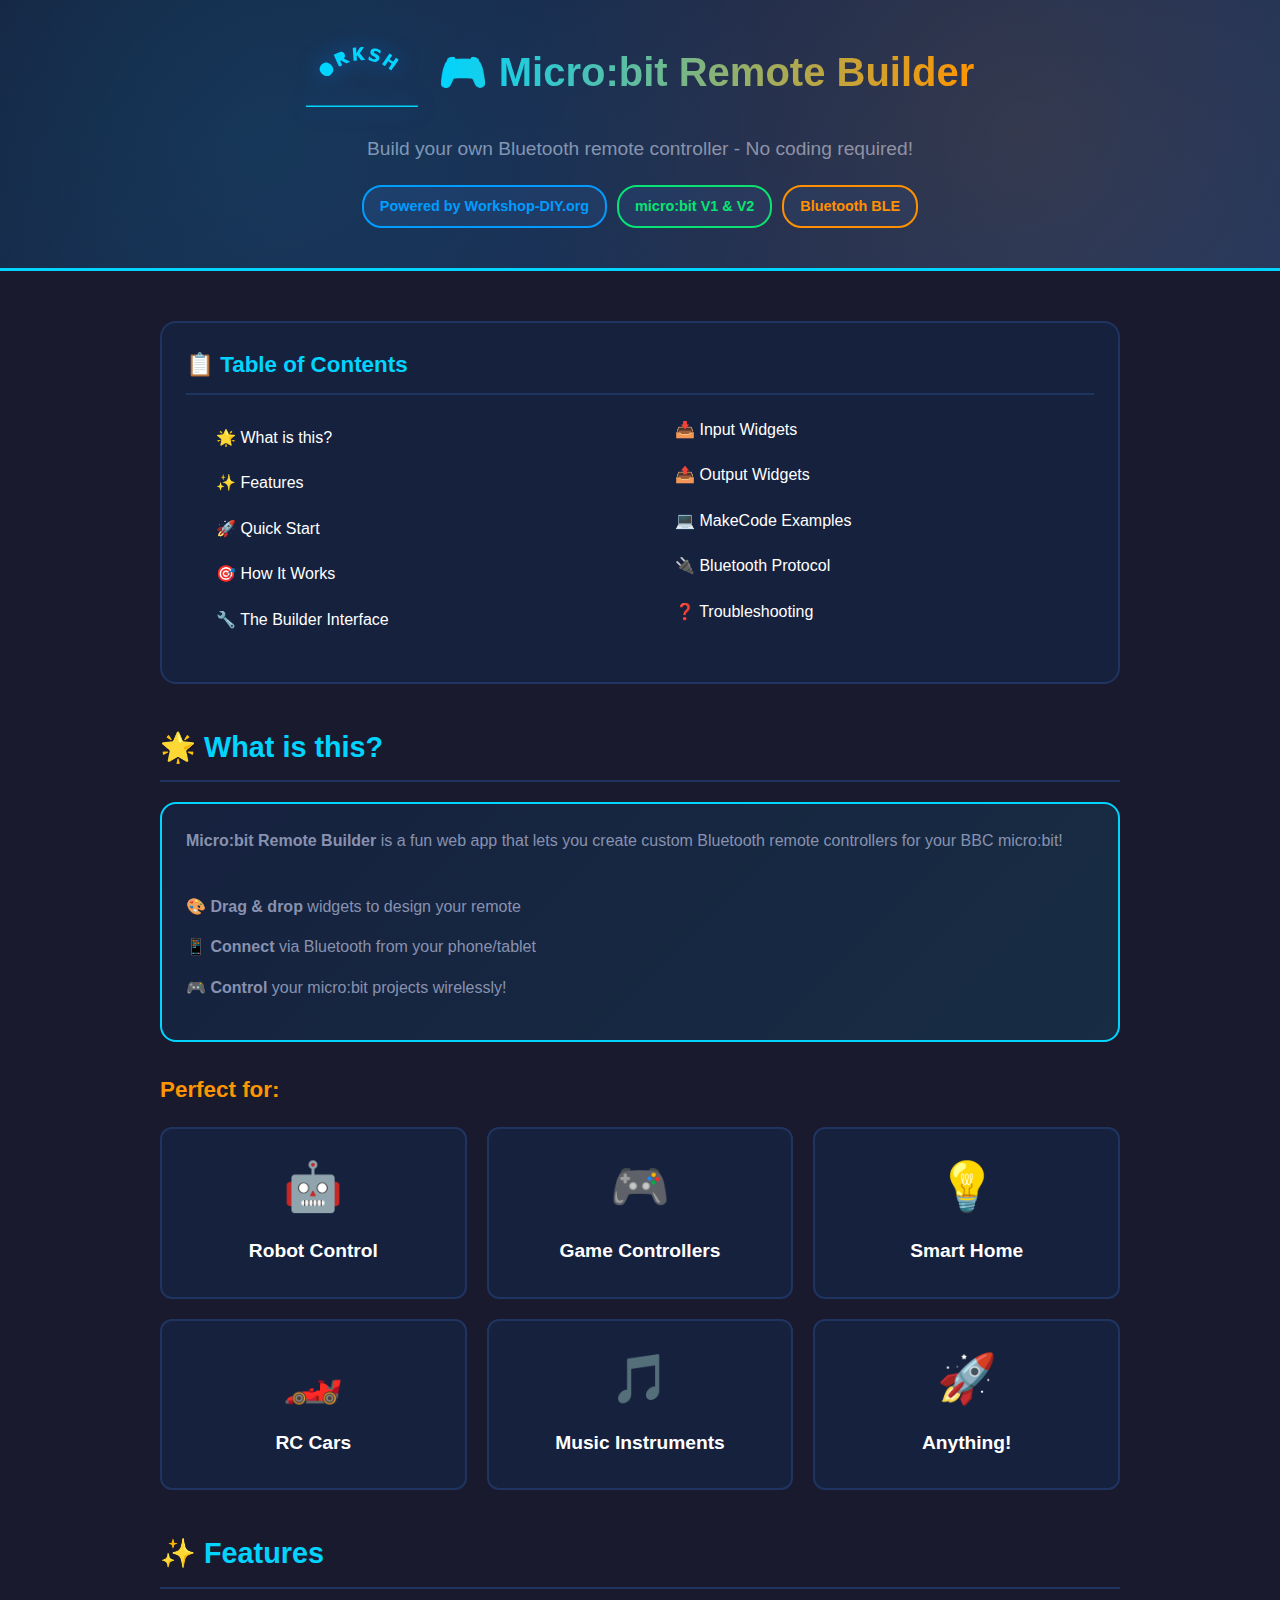
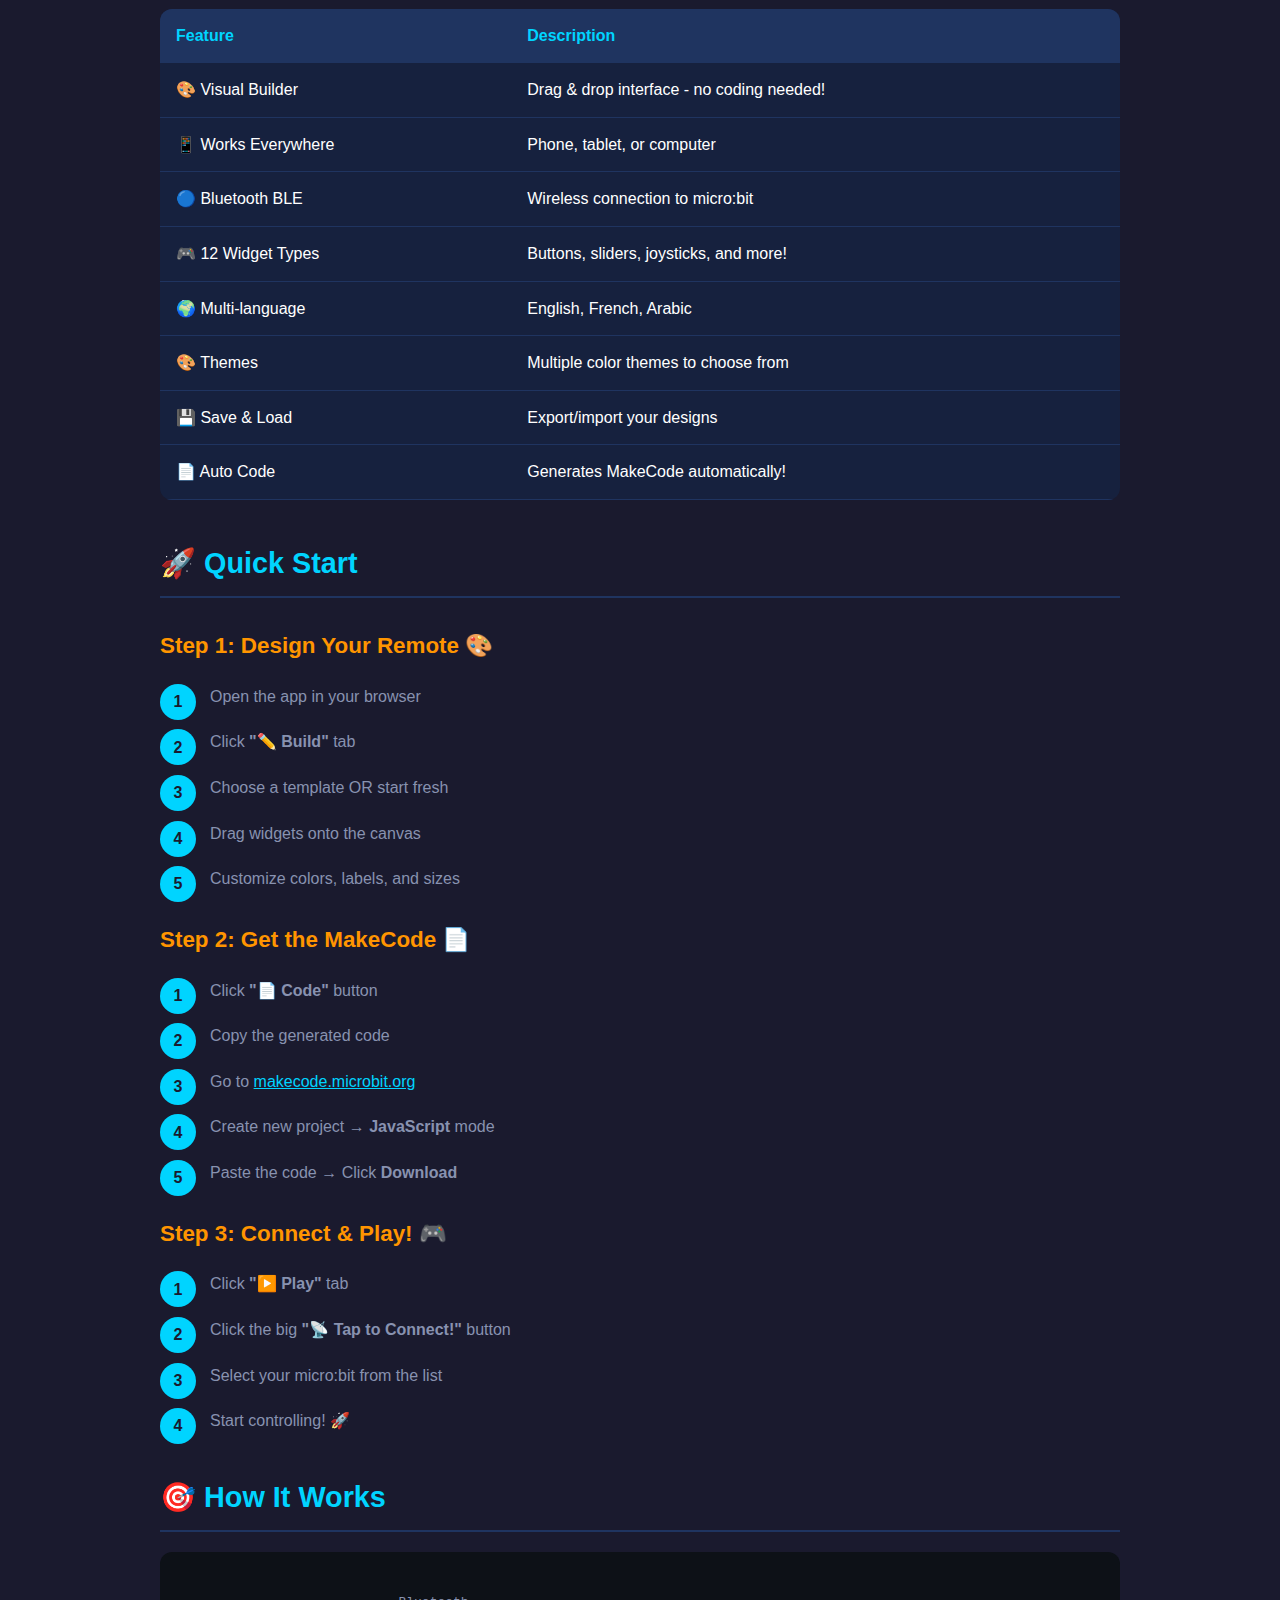
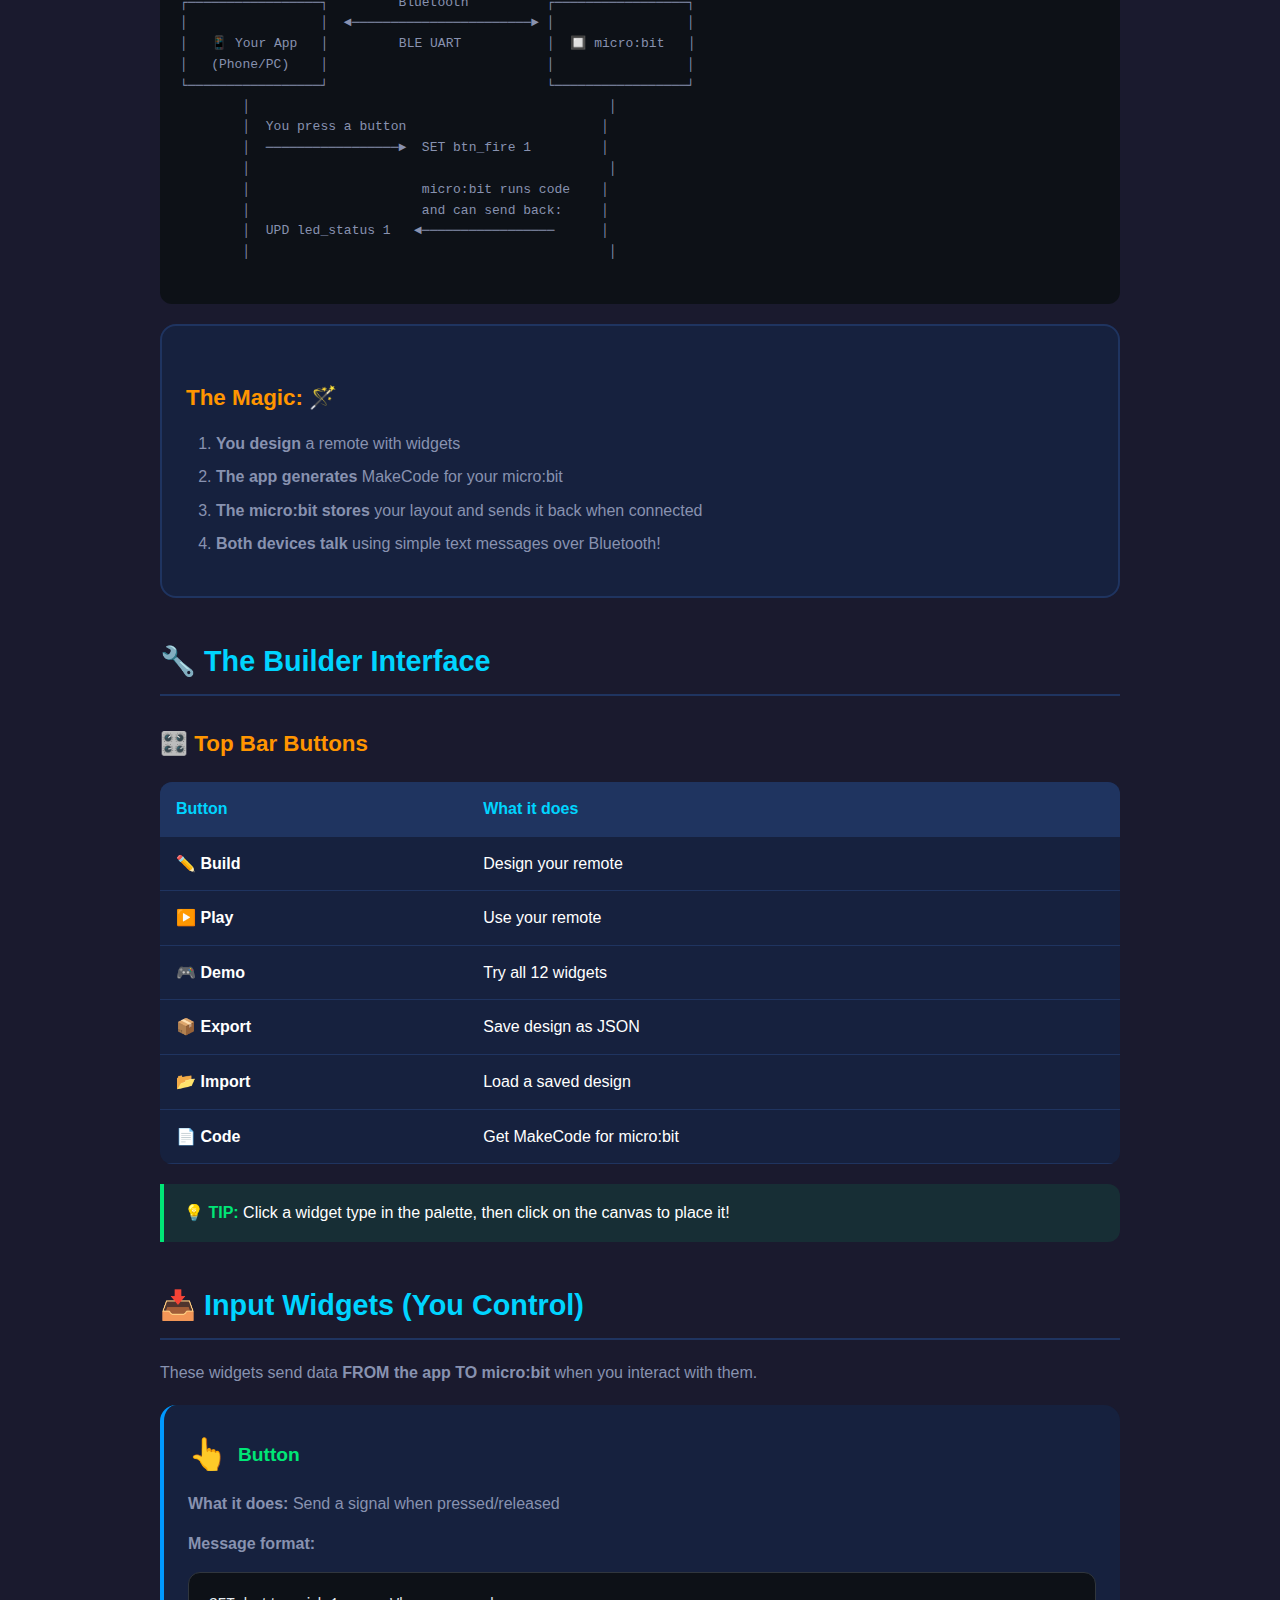
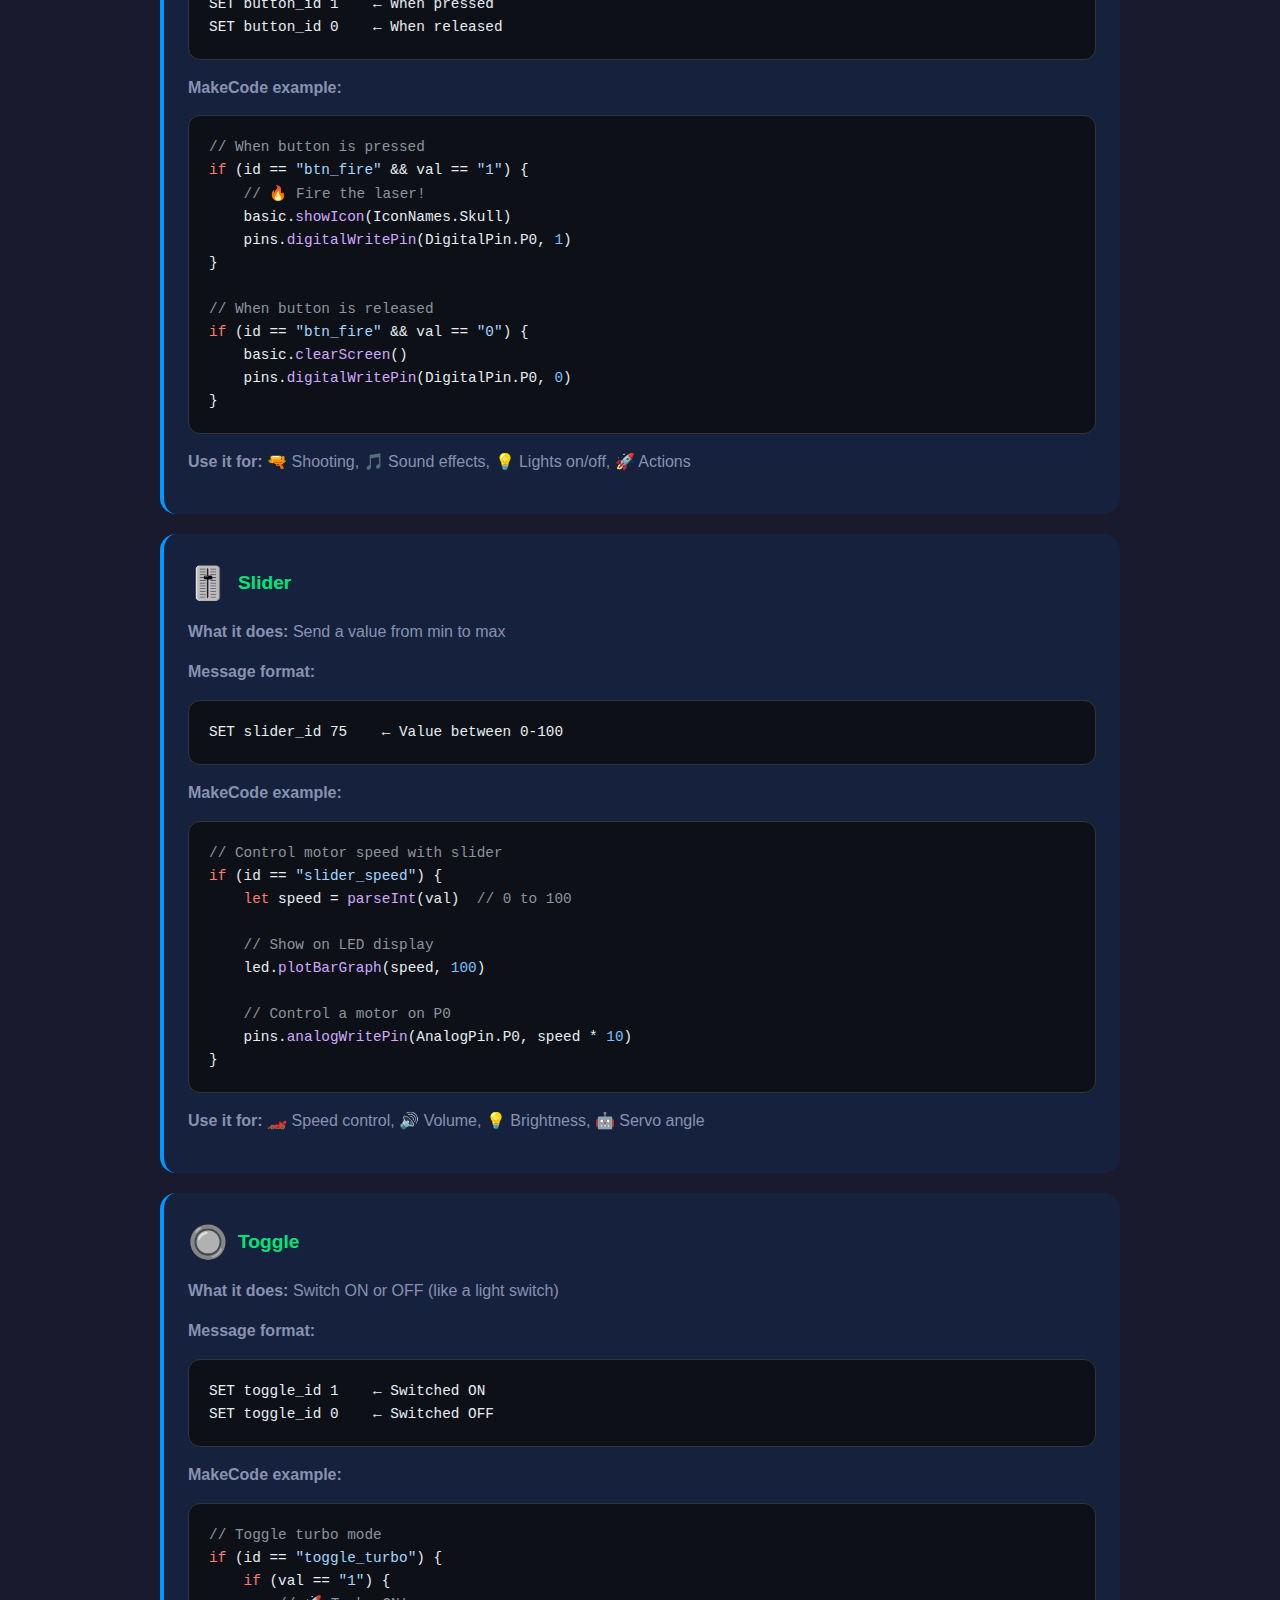
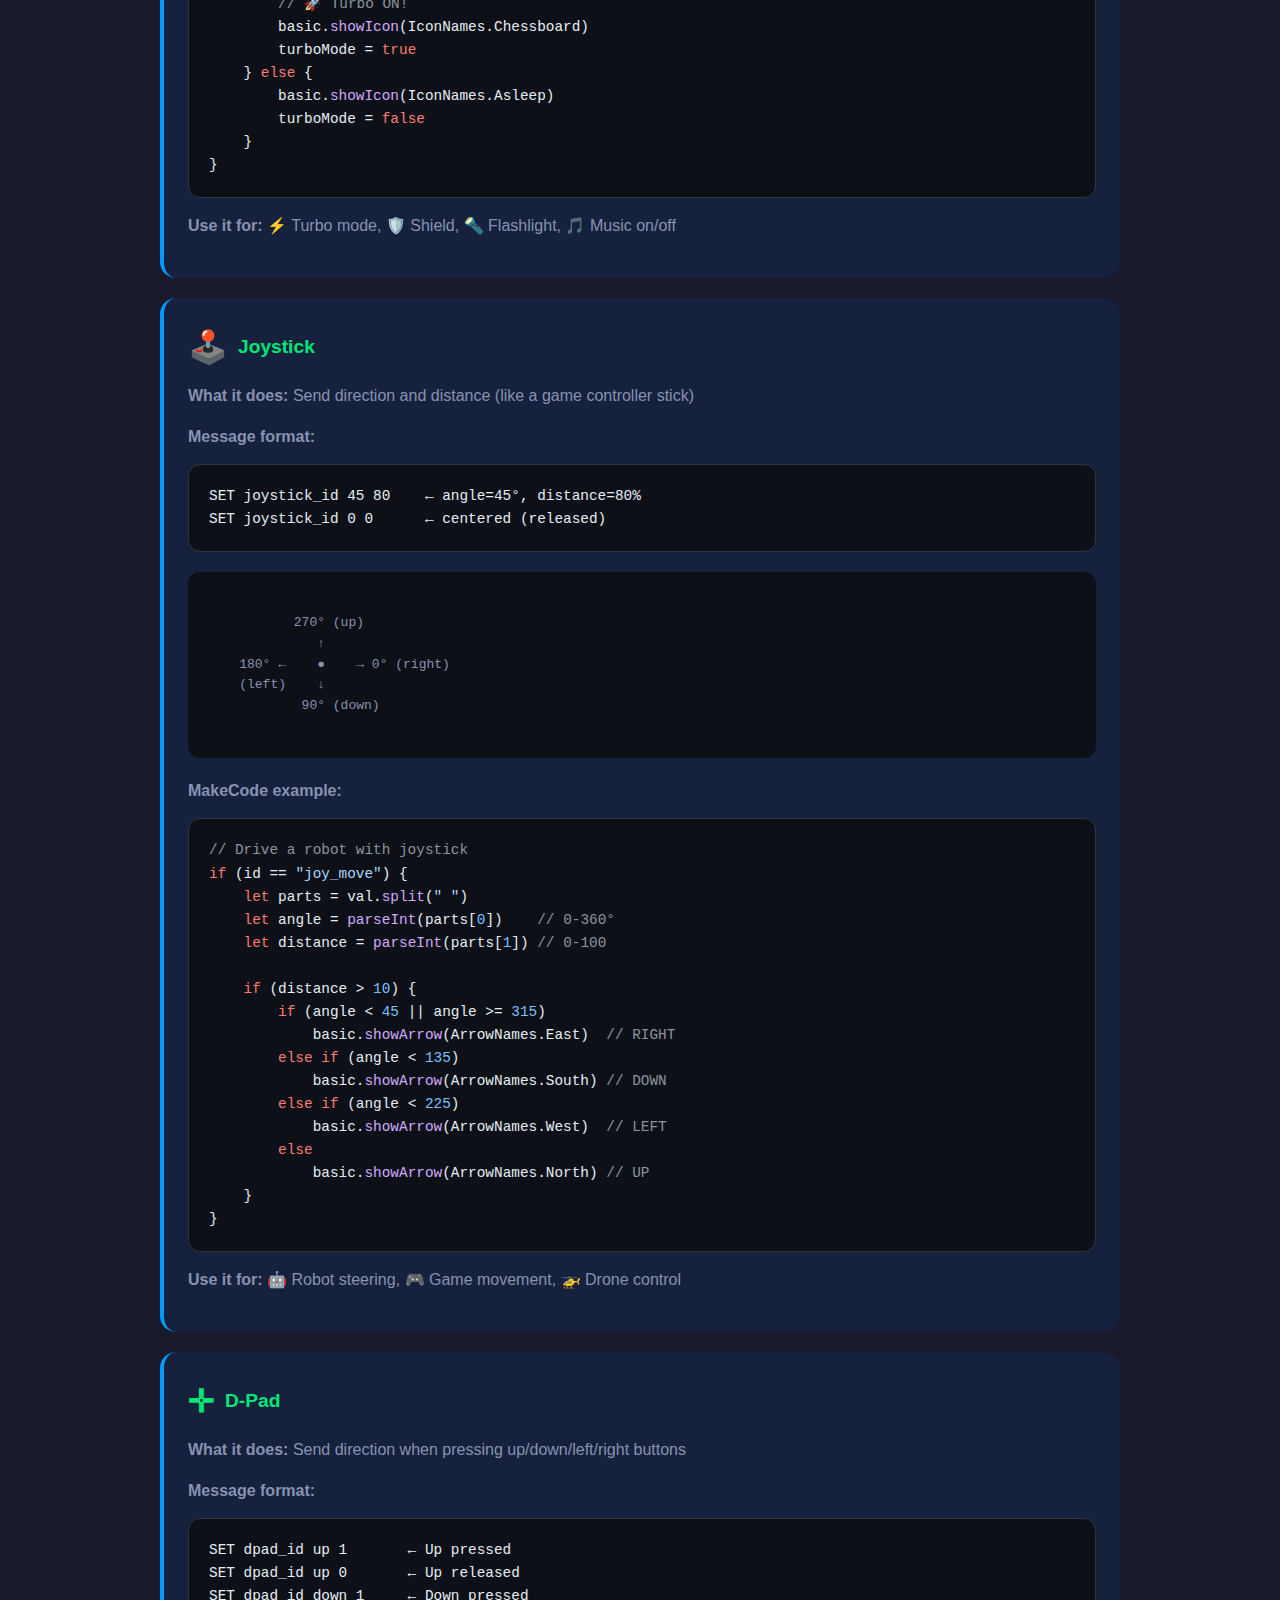
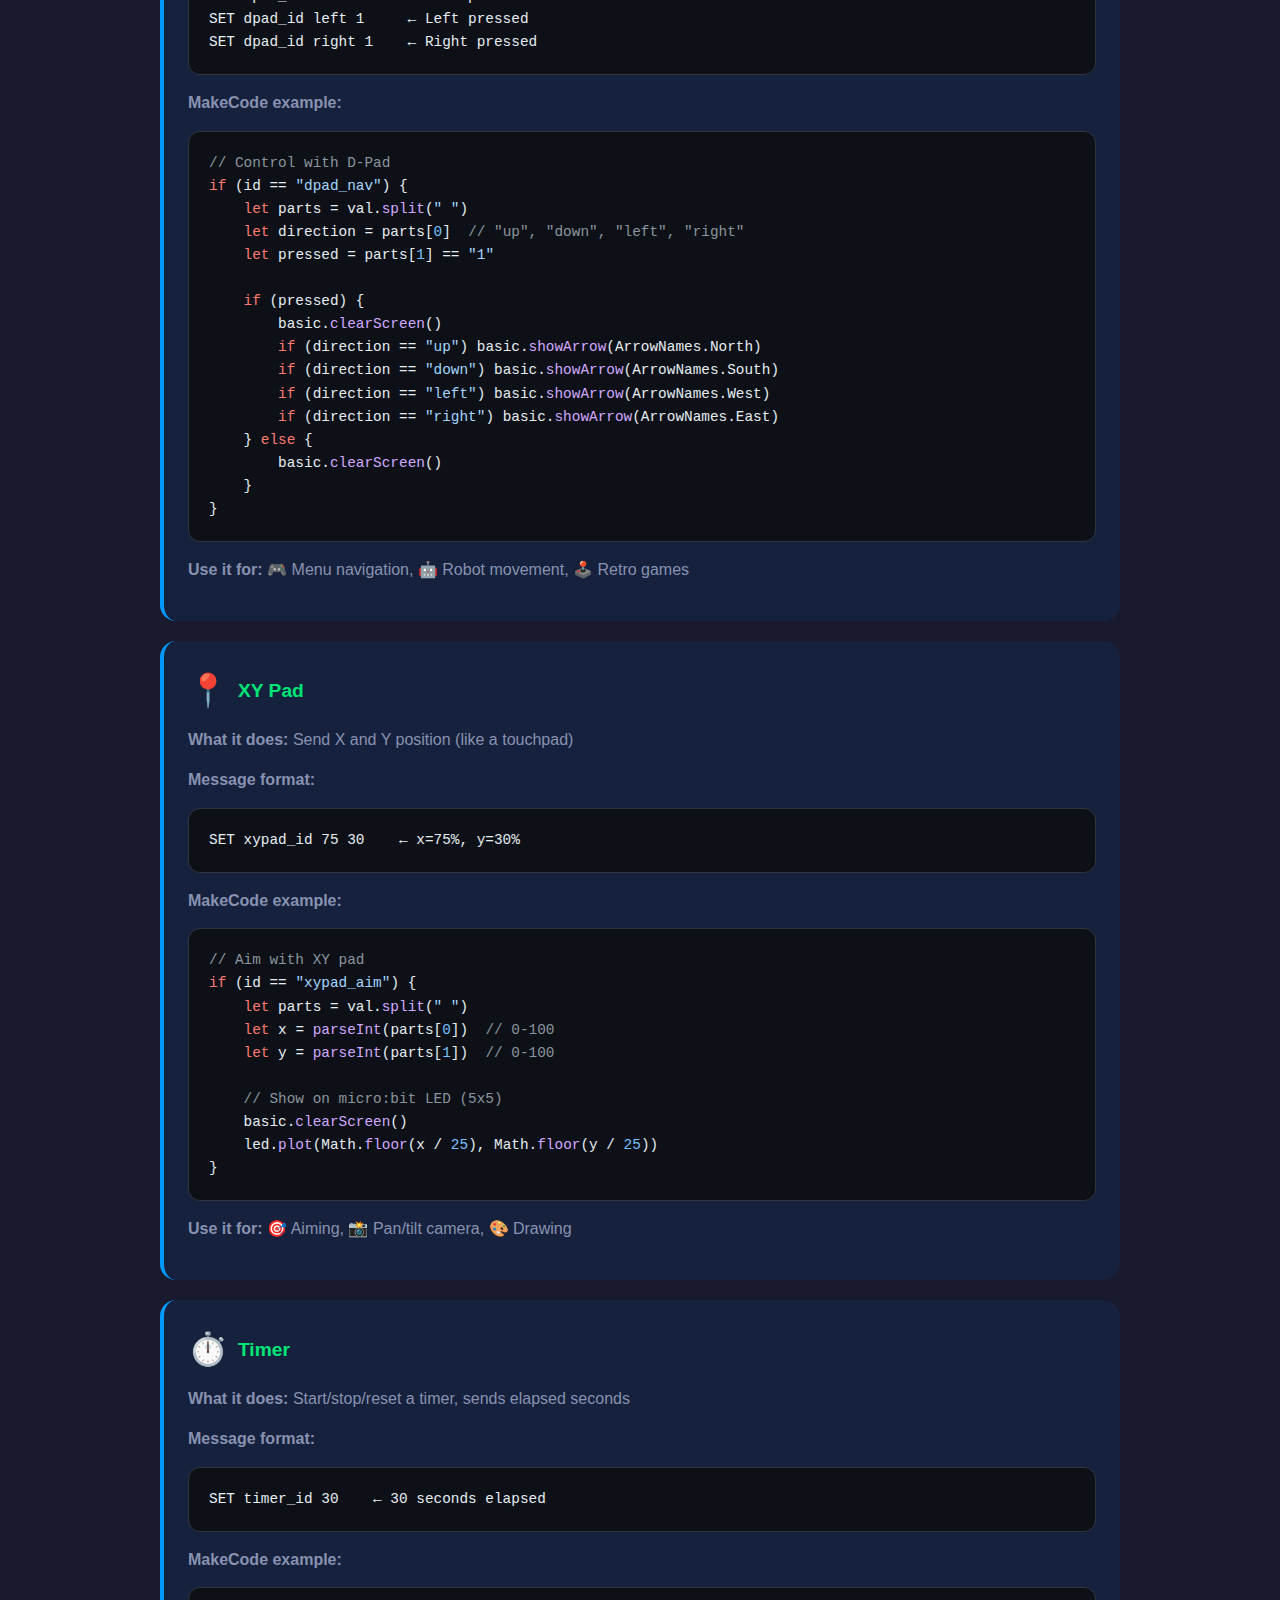
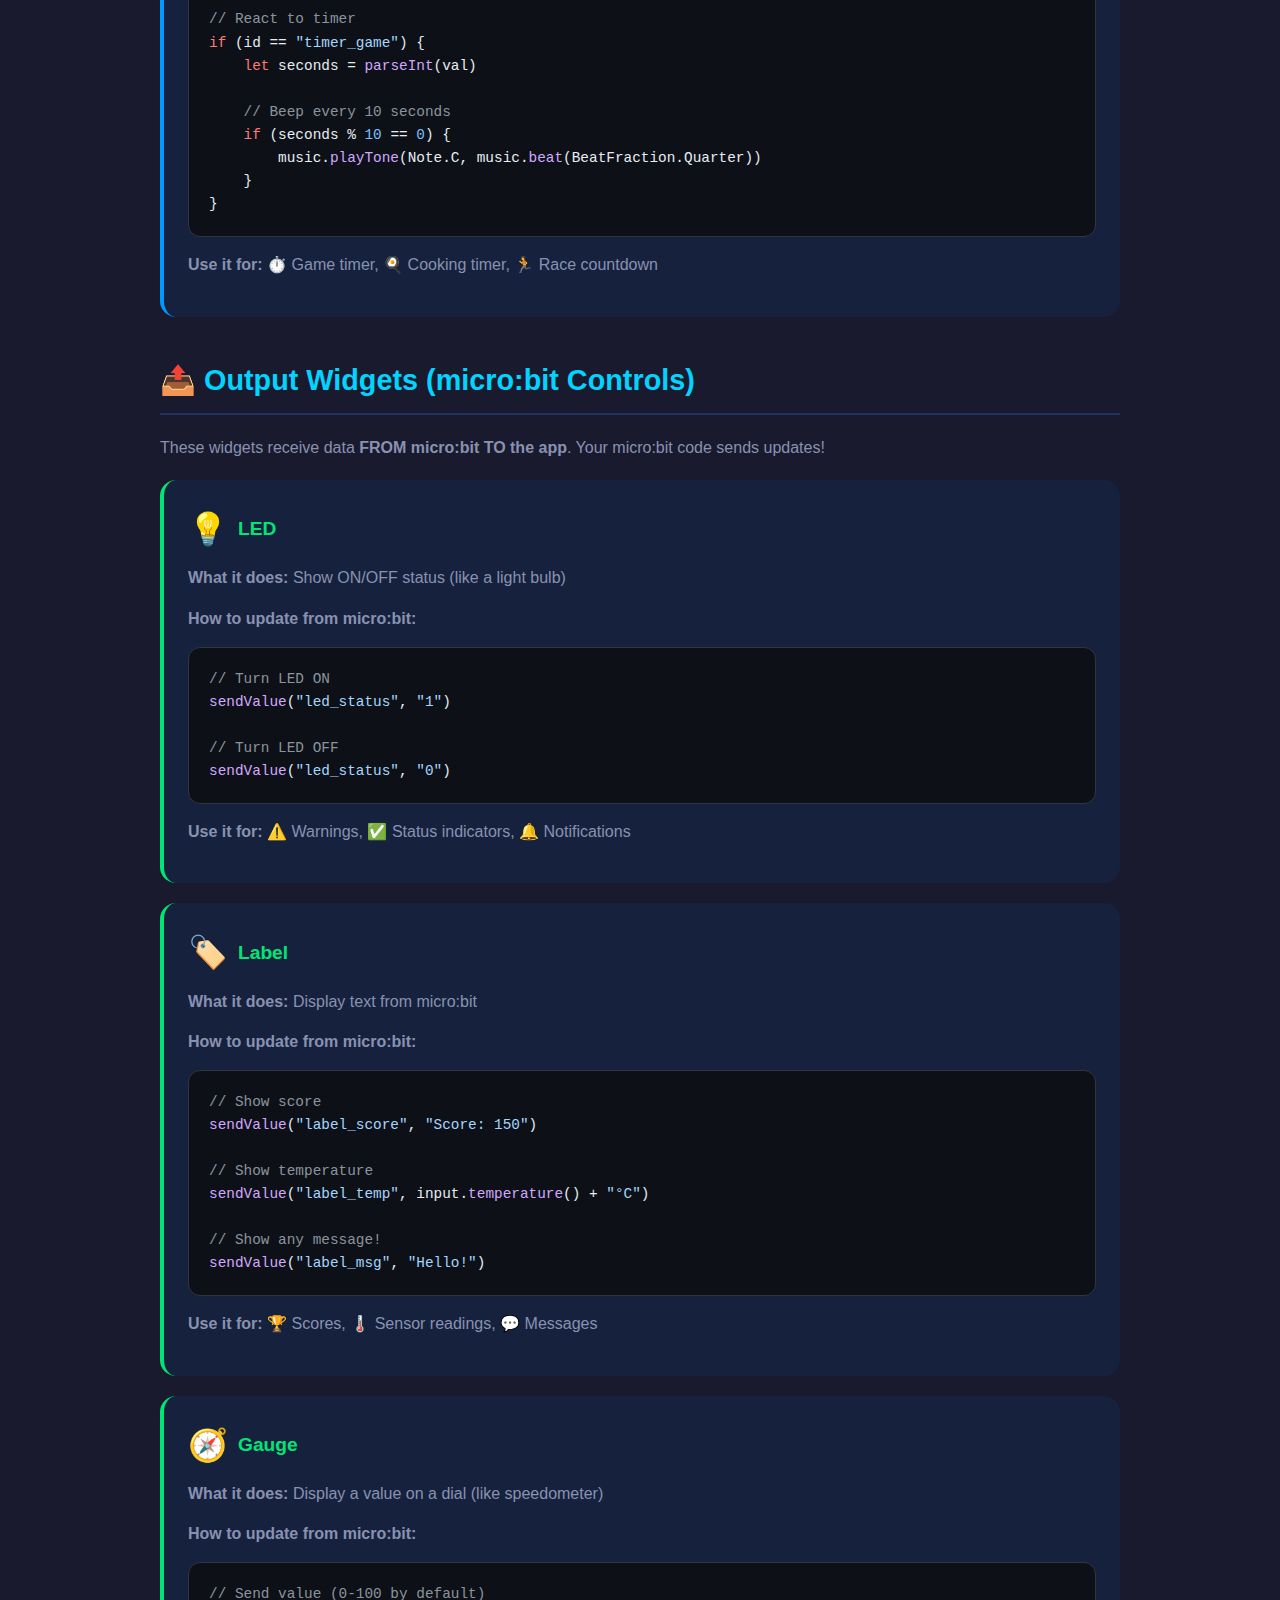
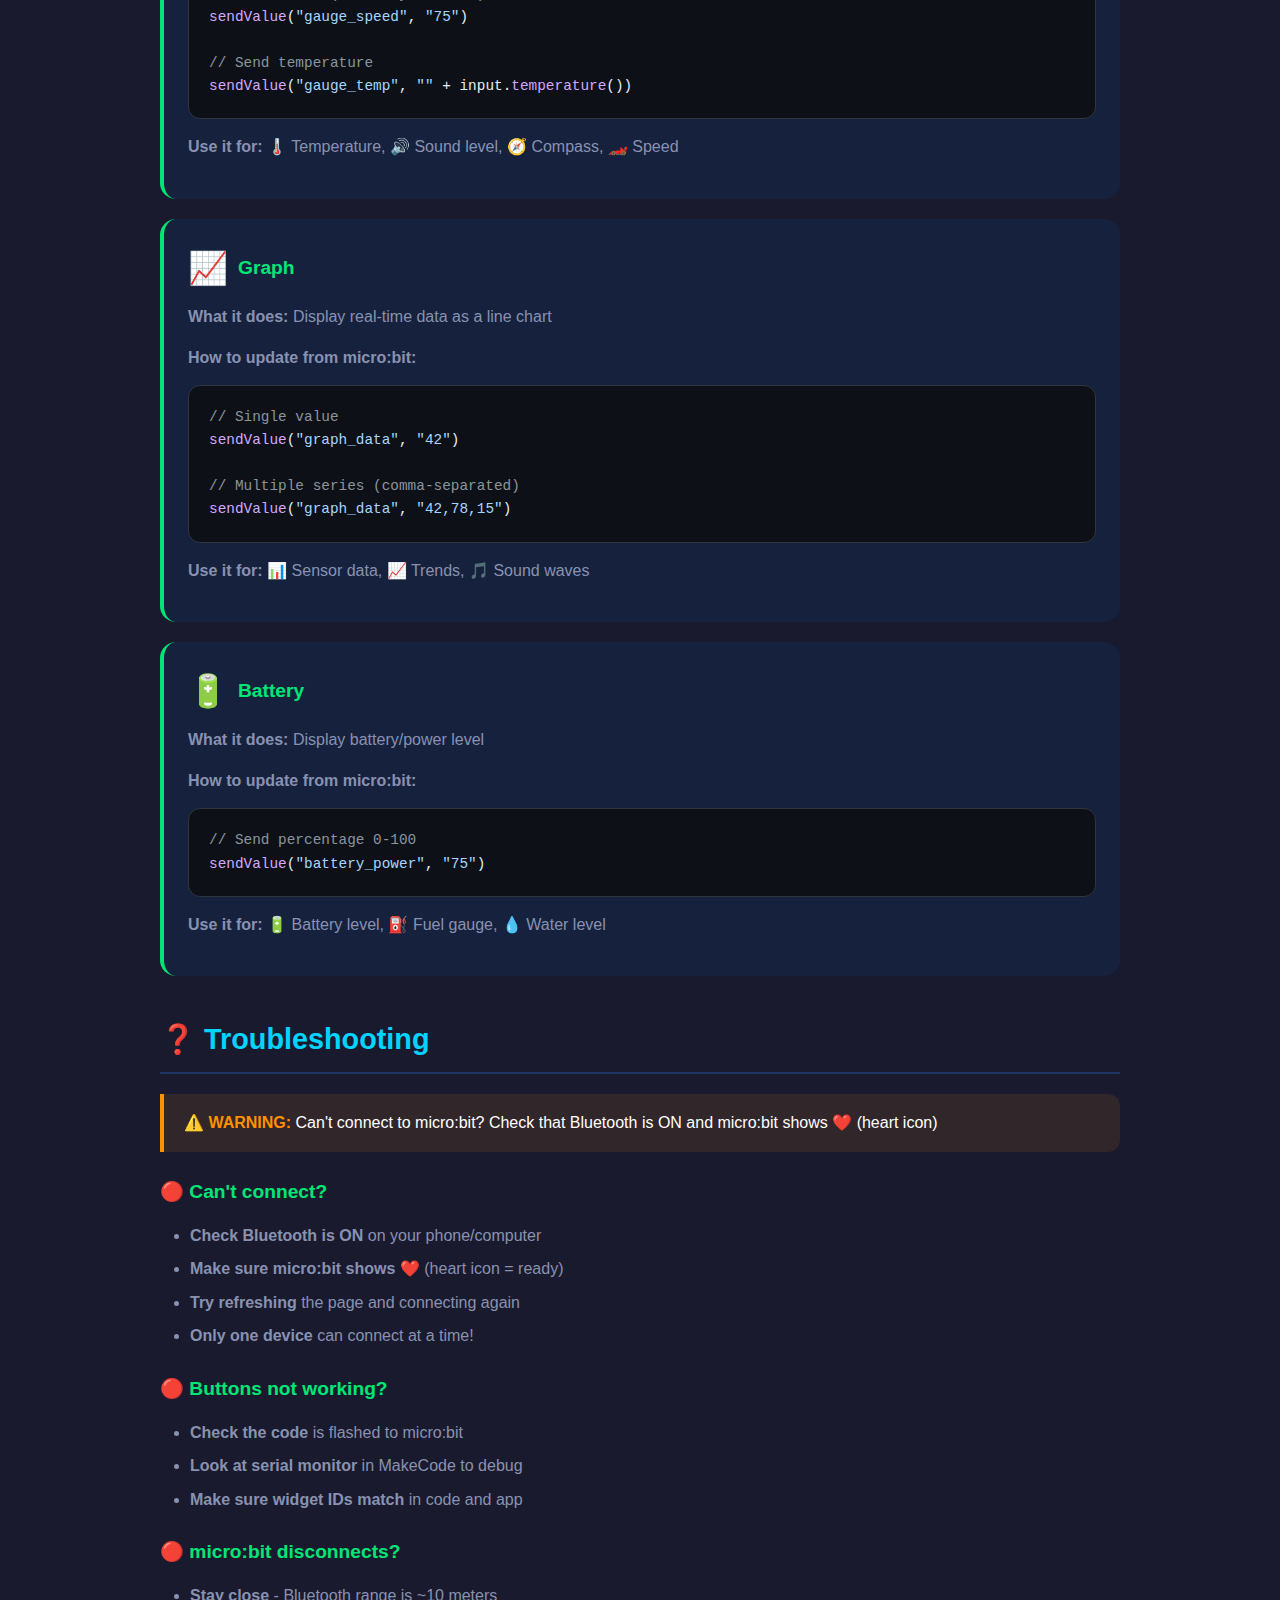
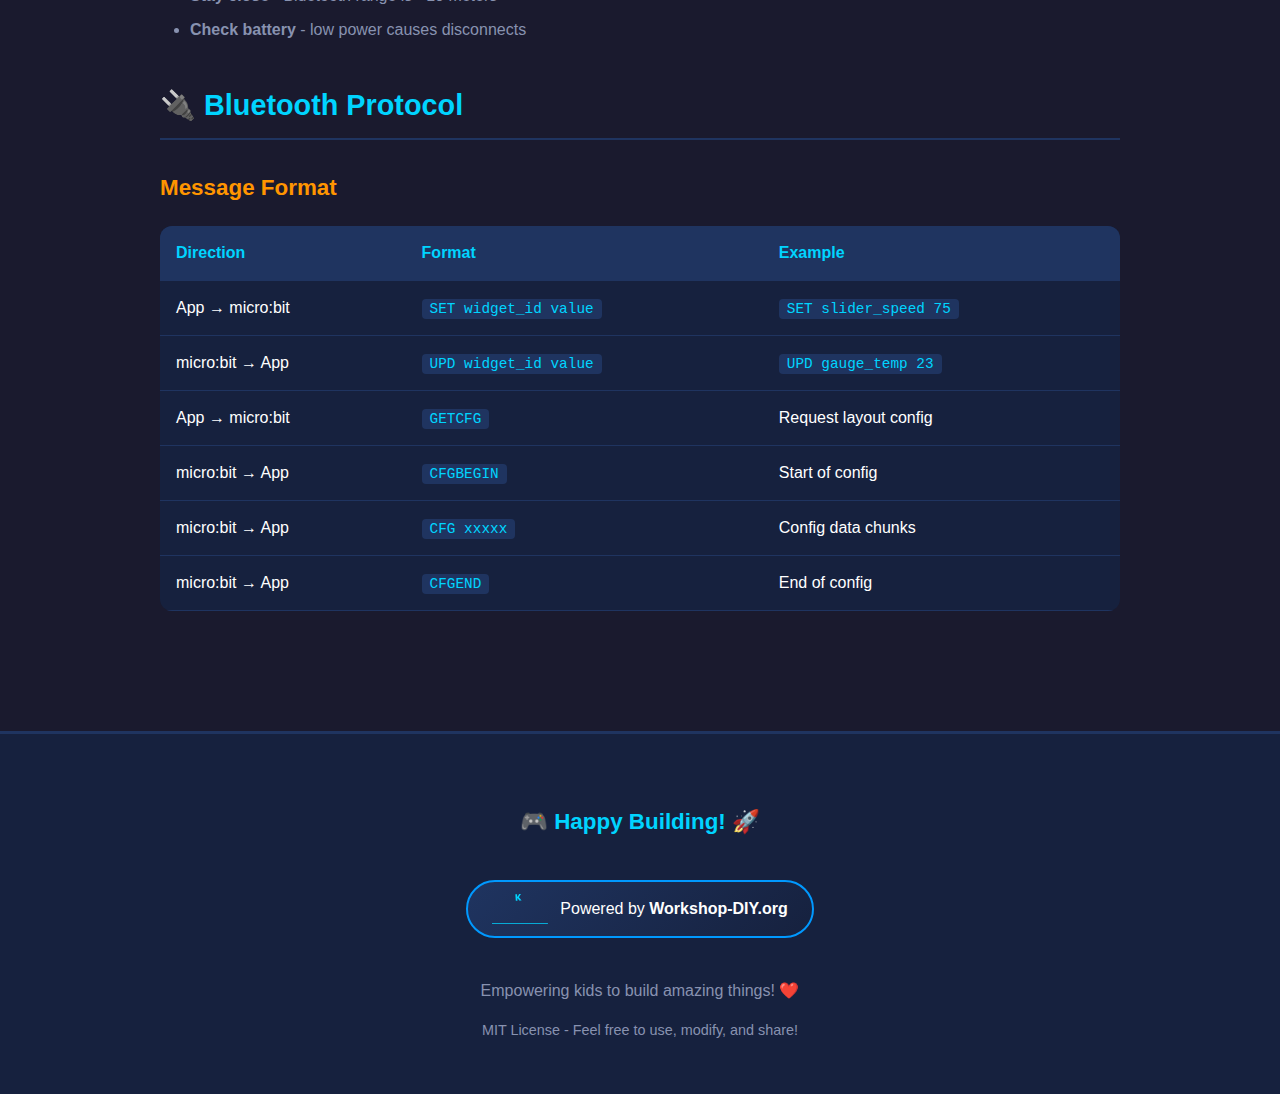
<file: README.html>
<!DOCTYPE html>
<html lang="en">
<head>
    <meta charset="UTF-8">
    <meta name="viewport" content="width=device-width, initial-scale=1.0">
    <title>🎮 Micro:bit Remote Builder - Documentation</title>
    <style>
        :root {
            --bg: #1a1a2e;
            --surface: #16213e;
            --card: #1f3460;
            --accent: #00d4ff;
            --secondary: #ff9500;
            --green: #00e676;
            --orange: #ff9100;
            --blue: #0099ff;
            --red: #ff5252;
            --yellow: #ffea00;
            --text: #ffffff;
            --text-dim: #8892b0;
        }
        
        * {
            margin: 0;
            padding: 0;
            box-sizing: border-box;
        }
        
        body {
            font-family: 'Segoe UI', Tahoma, Geneva, Verdana, sans-serif;
            background: var(--bg);
            color: var(--text);
            line-height: 1.6;
            padding: 0;
        }
        
        /* Header */
        .header {
            background: linear-gradient(135deg, var(--surface), var(--card));
            padding: 40px 20px;
            text-align: center;
            border-bottom: 3px solid var(--accent);
            position: relative;
            overflow: hidden;
        }
        
        .header::before {
            content: '';
            position: absolute;
            top: 0;
            left: 0;
            right: 0;
            bottom: 0;
            background: 
                radial-gradient(circle at 20% 50%, rgba(0,212,255,0.1) 0%, transparent 50%),
                radial-gradient(circle at 80% 50%, rgba(255,149,0,0.1) 0%, transparent 50%);
            pointer-events: none;
        }
        
        .logo-container {
            display: flex;
            align-items: center;
            justify-content: center;
            gap: 20px;
            margin-bottom: 20px;
            flex-wrap: wrap;
        }
        
        .logo {
            height: 60px;
            filter: drop-shadow(0 0 10px rgba(0,123,255,0.5));
        }
        
        .header h1 {
            font-size: 2.5rem;
            background: linear-gradient(90deg, var(--accent), var(--secondary));
            -webkit-background-clip: text;
            -webkit-text-fill-color: transparent;
            background-clip: text;
            margin-bottom: 10px;
        }
        
        .header p {
            font-size: 1.2rem;
            color: var(--text-dim);
        }
        
        .badges {
            display: flex;
            gap: 10px;
            justify-content: center;
            flex-wrap: wrap;
            margin-top: 20px;
        }
        
        .badge {
            background: var(--card);
            padding: 8px 16px;
            border-radius: 20px;
            font-size: 0.9rem;
            font-weight: bold;
            border: 2px solid;
        }
        
        .badge.blue { border-color: var(--blue); color: var(--blue); }
        .badge.green { border-color: var(--green); color: var(--green); }
        .badge.orange { border-color: var(--orange); color: var(--orange); }
        
        /* Container */
        .container {
            max-width: 1000px;
            margin: 0 auto;
            padding: 20px;
        }
        
        /* Table of Contents */
        .toc {
            background: var(--surface);
            border-radius: 16px;
            padding: 24px;
            margin: 30px 0;
            border: 2px solid var(--card);
        }
        
        .toc h2 {
            color: var(--accent);
            margin-bottom: 16px;
            font-size: 1.4rem;
        }
        
        .toc ul {
            list-style: none;
            columns: 2;
            column-gap: 40px;
        }
        
        .toc li {
            padding: 6px 0;
        }
        
        .toc a {
            color: var(--text);
            text-decoration: none;
            transition: color 0.2s;
        }
        
        .toc a:hover {
            color: var(--accent);
        }
        
        /* Sections */
        section {
            margin: 40px 0;
        }
        
        h2 {
            color: var(--accent);
            font-size: 1.8rem;
            margin-bottom: 20px;
            padding-bottom: 10px;
            border-bottom: 2px solid var(--card);
            display: flex;
            align-items: center;
            gap: 10px;
        }
        
        h3 {
            color: var(--secondary);
            font-size: 1.4rem;
            margin: 30px 0 15px;
        }
        
        h4 {
            color: var(--green);
            font-size: 1.2rem;
            margin: 25px 0 10px;
        }
        
        p {
            margin-bottom: 15px;
            color: var(--text-dim);
        }
        
        /* Cards */
        .card {
            background: var(--surface);
            border-radius: 16px;
            padding: 24px;
            margin: 20px 0;
            border: 2px solid var(--card);
        }
        
        .card.highlight {
            border-color: var(--accent);
            background: linear-gradient(135deg, var(--surface), rgba(0,212,255,0.1));
        }
        
        /* Widget Cards */
        .widget-card {
            background: var(--surface);
            border-radius: 16px;
            padding: 24px;
            margin: 20px 0;
            border-left: 4px solid var(--accent);
        }
        
        .widget-card.input { border-color: var(--blue); }
        .widget-card.output { border-color: var(--green); }
        
        .widget-card h4 {
            margin-top: 0;
            display: flex;
            align-items: center;
            gap: 10px;
        }
        
        .widget-icon {
            font-size: 2rem;
        }
        
        /* Code blocks */
        pre {
            background: #0d1117;
            border-radius: 12px;
            padding: 20px;
            overflow-x: auto;
            margin: 15px 0;
            border: 1px solid #30363d;
        }
        
        code {
            font-family: 'Fira Code', 'Consolas', monospace;
            font-size: 0.9rem;
            color: #e6edf3;
        }
        
        .inline-code {
            background: var(--card);
            padding: 2px 8px;
            border-radius: 4px;
            font-size: 0.9rem;
            color: var(--accent);
        }
        
        /* Tables */
        table {
            width: 100%;
            border-collapse: collapse;
            margin: 20px 0;
            background: var(--surface);
            border-radius: 12px;
            overflow: hidden;
        }
        
        th, td {
            padding: 14px 16px;
            text-align: left;
            border-bottom: 1px solid var(--card);
        }
        
        th {
            background: var(--card);
            color: var(--accent);
            font-weight: 600;
        }
        
        tr:hover {
            background: rgba(0,212,255,0.05);
        }
        
        /* Lists */
        ul, ol {
            margin: 15px 0 15px 30px;
            color: var(--text-dim);
        }
        
        li {
            margin: 8px 0;
        }
        
        /* Steps */
        .steps {
            counter-reset: step;
            list-style: none;
            margin-left: 0;
        }
        
        .steps li {
            counter-increment: step;
            position: relative;
            padding-left: 50px;
            margin: 20px 0;
        }
        
        .steps li::before {
            content: counter(step);
            position: absolute;
            left: 0;
            width: 36px;
            height: 36px;
            background: var(--accent);
            color: var(--bg);
            font-weight: bold;
            border-radius: 50%;
            display: flex;
            align-items: center;
            justify-content: center;
        }
        
        /* Diagram */
        .diagram {
            background: #0d1117;
            border-radius: 12px;
            padding: 20px;
            font-family: monospace;
            white-space: pre;
            overflow-x: auto;
            color: var(--text-dim);
            margin: 20px 0;
        }
        
        .diagram .arrow { color: var(--accent); }
        .diagram .label { color: var(--secondary); }
        
        /* Grid */
        .grid {
            display: grid;
            grid-template-columns: repeat(auto-fit, minmax(300px, 1fr));
            gap: 20px;
            margin: 20px 0;
        }
        
        /* Feature boxes */
        .feature-box {
            background: var(--surface);
            border-radius: 12px;
            padding: 20px;
            text-align: center;
            border: 2px solid var(--card);
            transition: transform 0.2s, border-color 0.2s;
        }
        
        .feature-box:hover {
            transform: translateY(-5px);
            border-color: var(--accent);
        }
        
        .feature-box .emoji {
            font-size: 3rem;
            margin-bottom: 10px;
        }
        
        .feature-box h4 {
            color: var(--text);
            margin: 0 0 10px;
        }
        
        /* Tips */
        .tip {
            background: rgba(0,230,118,0.1);
            border-left: 4px solid var(--green);
            padding: 16px 20px;
            border-radius: 0 12px 12px 0;
            margin: 20px 0;
        }
        
        .tip::before {
            content: '💡 TIP: ';
            font-weight: bold;
            color: var(--green);
        }
        
        .warning {
            background: rgba(255,149,0,0.1);
            border-left: 4px solid var(--orange);
            padding: 16px 20px;
            border-radius: 0 12px 12px 0;
            margin: 20px 0;
        }
        
        .warning::before {
            content: '⚠️ WARNING: ';
            font-weight: bold;
            color: var(--orange);
        }
        
        /* Footer */
        .footer {
            background: var(--surface);
            text-align: center;
            padding: 40px 20px;
            margin-top: 60px;
            border-top: 3px solid var(--card);
        }
        
        .footer h3 {
            color: var(--accent);
            margin-bottom: 20px;
        }
        
        .footer .powered-by {
            display: inline-flex;
            align-items: center;
            gap: 12px;
            background: linear-gradient(135deg, var(--card), var(--surface));
            padding: 12px 24px;
            border-radius: 30px;
            border: 2px solid var(--blue);
            margin: 20px 0;
        }
        
        .footer .powered-by img {
            height: 30px;
        }
        
        /* Responsive */
        @media (max-width: 768px) {
            .header h1 { font-size: 1.8rem; }
            .toc ul { columns: 1; }
            h2 { font-size: 1.4rem; }
            pre { padding: 12px; font-size: 0.8rem; }
        }
        
        /* Smooth scrolling */
        html {
            scroll-behavior: smooth;
        }
        
        /* Syntax highlighting */
        .keyword { color: #ff7b72; }
        .string { color: #a5d6ff; }
        .comment { color: #8b949e; }
        .function { color: #d2a8ff; }
        .number { color: #79c0ff; }
    </style>
</head>
<body>

<!-- Header -->
<header class="header">
    <div class="logo-container">
        <svg class="logo" xmlns="http://www.w3.org/2000/svg" viewBox="-92.820084 179.975632 6.000000 3.214096">
            <path fill="#00d4ff" d="M-90.26918,180.70665C-90.270096,180.703674,-90.280693,180.55484,-90.292725,180.3759C-90.304756,180.19696,-90.315605,180.042282,-90.316826,180.032166L-90.319046,180.013763L-90.29628,180.013763C-90.283752,180.013748,-90.25869,180.012115,-90.240585,180.010117C-90.222481,180.008118,-90.191841,180.005646,-90.172501,180.004608L-90.137344,180.002731L-90.128738,180.131226C-90.124008,180.201889,-90.119133,180.269699,-90.117897,180.281921L-90.115662,180.304123L-90.05497,180.20639C-90.021591,180.152634,-89.977379,180.08139,-89.956726,180.048065L-89.919182,179.987488L-89.883324,179.985062C-89.863602,179.983734,-89.824806,179.980759,-89.797112,179.978455C-89.769424,179.976166,-89.739342,179.974884,-89.73027,179.975632L-89.713783,179.976974L-89.825653,180.145996L-89.937531,180.315033L-89.796638,180.490601C-89.719147,180.587158,-89.655746,180.667526,-89.655746,180.669174C-89.655746,180.670837,-89.657356,180.672195,-89.659317,180.672195C-89.676155,180.672195,-89.856628,180.684464,-89.861404,180.685928C-89.865883,180.687317,-89.896164,180.651016,-89.971275,180.554199C-90.028305,180.480698,-90.076393,180.421448,-90.07814,180.422516C-90.079887,180.423599,-90.086746,180.433975,-90.093384,180.445587L-90.105461,180.466675L-90.097374,180.581726C-90.091408,180.66658,-90.090439,180.697479,-90.093674,180.699478C-90.099167,180.702866,-90.137032,180.7061,-90.21048,180.709442C-90.257515,180.711578,-90.267807,180.71109,-90.26918,180.70665z"/>
            <path fill="#00d4ff" d="M-89.190971,180.7686C-89.267868,180.753281,-89.31105,180.739975,-89.360039,180.716522C-89.393906,180.700302,-89.471527,180.651245,-89.480576,180.640335C-89.484718,180.635345,-89.482971,180.627808,-89.446373,180.493073C-89.44014,180.470108,-89.428429,180.473007,-89.40416,180.50351C-89.35006,180.571503,-89.267303,180.622406,-89.189331,180.635666C-89.152946,180.641846,-89.149734,180.641846,-89.129295,180.635406C-89.09346,180.624115,-89.075447,180.597748,-89.081604,180.565582C-89.085762,180.543793,-89.121902,180.514221,-89.183189,180.482422C-89.254944,180.44519,-89.27681,180.430908,-89.309555,180.399933C-89.365524,180.347,-89.382957,180.291809,-89.367203,180.217453C-89.349838,180.135468,-89.298691,180.084976,-89.207352,180.059616C-89.16906,180.048981,-89.099213,180.048294,-89.053474,180.058105C-88.98037,180.073776,-88.906212,180.104935,-88.843803,180.14621C-88.810745,180.16806,-88.807495,180.171295,-88.809486,180.180176C-88.810699,180.185577,-88.820007,180.220505,-88.830177,180.257782C-88.847977,180.323044,-88.849014,180.325516,-88.858116,180.324509C-88.863312,180.323944,-88.870895,180.31871,-88.874962,180.312897C-88.886063,180.297012,-88.932678,180.252243,-88.951851,180.239044C-89.003326,180.203629,-89.07032,180.181305,-89.113388,180.185211C-89.166359,180.190018,-89.195839,180.22757,-89.177078,180.266357C-89.168106,180.284912,-89.14418,180.302139,-89.078835,180.337082C-88.97522,180.392517,-88.924667,180.434921,-88.900993,180.486298C-88.888092,180.514282,-88.885109,180.566086,-88.894295,180.602661C-88.921547,180.711212,-89.010704,180.773865,-89.135971,180.772491C-89.156639,180.772263,-89.181389,180.770508,-89.190971,180.7686z"/>
            <path fill="#00d4ff" d="M-91.104111,180.90361C-91.134857,180.834915,-91.198944,180.691757,-91.246529,180.585495C-91.294121,180.479233,-91.332542,180.391785,-91.331917,180.391159C-91.330269,180.389511,-91.248558,180.352615,-91.135277,180.302368C-91.080956,180.278275,-91.021782,180.253952,-91.003784,180.248306C-90.923584,180.22316,-90.848717,180.234344,-90.799507,180.278824C-90.775833,180.300217,-90.757965,180.329971,-90.742996,180.372955C-90.732986,180.401703,-90.731194,180.412506,-90.731262,180.44368C-90.731339,180.474075,-90.733147,180.485123,-90.741638,180.507187C-90.753166,180.53714,-90.772163,180.572006,-90.780914,180.579269C-90.784096,180.581909,-90.786697,180.585449,-90.786697,180.587128C-90.786697,180.590454,-90.750763,180.609756,-90.581421,180.697388C-90.520706,180.72879,-90.466957,180.757034,-90.461975,180.760147C-90.4533,180.765549,-90.456924,180.767578,-90.547188,180.807983C-90.599037,180.831192,-90.645187,180.85022,-90.64975,180.850266C-90.654312,180.850327,-90.720131,180.816483,-90.796013,180.775055L-90.933975,180.699768L-90.960068,180.711792C-90.974419,180.718399,-90.986549,180.72406,-90.987015,180.72435C-90.987488,180.724655,-90.965302,180.775085,-90.937721,180.836411C-90.910133,180.897751,-90.887093,180.950424,-90.886513,180.953476C-90.885788,180.957291,-90.909706,180.96991,-90.96286,180.993774C-91.005432,181.012878,-91.042053,181.028519,-91.044235,181.028519C-91.046425,181.028519,-91.073364,180.972321,-91.104111,180.90361z"/>
            <path fill="#00d4ff" d="M-88.328873,181.18129C-88.367035,181.1548,-88.399017,181.132355,-88.399948,181.131424C-88.400887,181.130493,-88.36216,181.072723,-88.313889,181.003052C-88.265625,180.933365,-88.227539,180.875137,-88.229256,180.873642C-88.232262,180.871017,-88.36467,180.779251,-88.401207,180.754456L-88.418991,180.742401L-88.505783,180.867996C-88.55352,180.937073,-88.594093,180.993607,-88.59594,180.993622C-88.59967,180.993668,-88.741692,180.896652,-88.741692,180.894058C-88.741692,180.892731,-88.562958,180.634018,-88.382385,180.373978C-88.362411,180.345215,-88.344566,180.321136,-88.342712,180.320465C-88.340332,180.319611,-88.229614,180.393921,-88.196304,180.418747C-88.195633,180.41925,-88.226578,180.465042,-88.265076,180.520508C-88.303574,180.575974,-88.335899,180.623642,-88.336906,180.62645C-88.338058,180.629654,-88.30468,180.655014,-88.246178,180.695328C-88.195274,180.730423,-88.152,180.759674,-88.150009,180.76033C-88.148026,180.761002,-88.11441,180.715302,-88.075317,180.658768C-88.036224,180.602249,-88.002808,180.556,-88.00106,180.556C-87.996506,180.556,-87.856689,180.652924,-87.856689,180.656067C-87.856689,180.66153,-88.251923,181.229736,-88.255615,181.229599C-88.257751,181.229523,-88.29071,181.207779,-88.328873,181.18129z"/>
            <path fill="#00d4ff" d="M-91.754158,181.531448C-91.888771,181.512161,-92.043076,181.366882,-92.082649,181.222183C-92.093285,181.183273,-92.092499,181.109177,-92.081032,181.069366C-92.049042,180.958313,-91.935387,180.846329,-91.824692,180.816788C-91.785378,180.806305,-91.704155,180.807419,-91.663956,180.818985C-91.603546,180.836395,-91.54142,180.875549,-91.484215,180.932281C-91.430611,180.985458,-91.394707,181.040161,-91.374954,181.098755C-91.364899,181.128601,-91.362389,181.143066,-91.360794,181.18042C-91.358604,181.231888,-91.362877,181.260315,-91.379135,181.302338C-91.403221,181.364624,-91.466469,181.439941,-91.530434,181.482498C-91.598885,181.528046,-91.669739,181.543549,-91.754158,181.531448z"/>
            <path fill="#00d4ff" d="M-92.820084,183.14711L-92.820084,183.104507L-89.824234,183.104507L-86.828384,183.104523L-86.828384,183.147125L-86.828384,183.189728L-89.824234,183.189713L-92.820084,183.189713L-92.820084,183.14711z"/>
        </svg>
        <h1>🎮 Micro:bit Remote Builder</h1>
    </div>
    <p>Build your own Bluetooth remote controller - No coding required!</p>
    <div class="badges">
        <span class="badge blue">Powered by Workshop-DIY.org</span>
        <span class="badge green">micro:bit V1 & V2</span>
        <span class="badge orange">Bluetooth BLE</span>
    </div>
</header>

<div class="container">

    <!-- Table of Contents -->
    <nav class="toc">
        <h2>📋 Table of Contents</h2>
        <ul>
            <li><a href="#what-is-this">🌟 What is this?</a></li>
            <li><a href="#features">✨ Features</a></li>
            <li><a href="#quick-start">🚀 Quick Start</a></li>
            <li><a href="#how-it-works">🎯 How It Works</a></li>
            <li><a href="#builder">🔧 The Builder Interface</a></li>
            <li><a href="#input-widgets">📥 Input Widgets</a></li>
            <li><a href="#output-widgets">📤 Output Widgets</a></li>
            <li><a href="#examples">💻 MakeCode Examples</a></li>
            <li><a href="#protocol">🔌 Bluetooth Protocol</a></li>
            <li><a href="#troubleshooting">❓ Troubleshooting</a></li>
        </ul>
    </nav>

    <!-- What is this -->
    <section id="what-is-this">
        <h2>🌟 What is this?</h2>
        <div class="card highlight">
            <p><strong>Micro:bit Remote Builder</strong> is a fun web app that lets you create custom Bluetooth remote controllers for your BBC micro:bit!</p>
            <br>
            <p>🎨 <strong>Drag & drop</strong> widgets to design your remote</p>
            <p>📱 <strong>Connect</strong> via Bluetooth from your phone/tablet</p>
            <p>🎮 <strong>Control</strong> your micro:bit projects wirelessly!</p>
        </div>
        
        <h3>Perfect for:</h3>
        <div class="grid">
            <div class="feature-box"><div class="emoji">🤖</div><h4>Robot Control</h4></div>
            <div class="feature-box"><div class="emoji">🎮</div><h4>Game Controllers</h4></div>
            <div class="feature-box"><div class="emoji">💡</div><h4>Smart Home</h4></div>
            <div class="feature-box"><div class="emoji">🏎️</div><h4>RC Cars</h4></div>
            <div class="feature-box"><div class="emoji">🎵</div><h4>Music Instruments</h4></div>
            <div class="feature-box"><div class="emoji">🚀</div><h4>Anything!</h4></div>
        </div>
    </section>

    <!-- Features -->
    <section id="features">
        <h2>✨ Features</h2>
        <table>
            <tr><th>Feature</th><th>Description</th></tr>
            <tr><td>🎨 Visual Builder</td><td>Drag & drop interface - no coding needed!</td></tr>
            <tr><td>📱 Works Everywhere</td><td>Phone, tablet, or computer</td></tr>
            <tr><td>🔵 Bluetooth BLE</td><td>Wireless connection to micro:bit</td></tr>
            <tr><td>🎮 12 Widget Types</td><td>Buttons, sliders, joysticks, and more!</td></tr>
            <tr><td>🌍 Multi-language</td><td>English, French, Arabic</td></tr>
            <tr><td>🎨 Themes</td><td>Multiple color themes to choose from</td></tr>
            <tr><td>💾 Save & Load</td><td>Export/import your designs</td></tr>
            <tr><td>📄 Auto Code</td><td>Generates MakeCode automatically!</td></tr>
        </table>
    </section>

    <!-- Quick Start -->
    <section id="quick-start">
        <h2>🚀 Quick Start</h2>
        
        <h3>Step 1: Design Your Remote 🎨</h3>
        <ol class="steps">
            <li>Open the app in your browser</li>
            <li>Click <strong>"✏️ Build"</strong> tab</li>
            <li>Choose a template OR start fresh</li>
            <li>Drag widgets onto the canvas</li>
            <li>Customize colors, labels, and sizes</li>
        </ol>

        <h3>Step 2: Get the MakeCode 📄</h3>
        <ol class="steps">
            <li>Click <strong>"📄 Code"</strong> button</li>
            <li>Copy the generated code</li>
            <li>Go to <a href="https://makecode.microbit.org" target="_blank" style="color:var(--accent)">makecode.microbit.org</a></li>
            <li>Create new project → <strong>JavaScript</strong> mode</li>
            <li>Paste the code → Click <strong>Download</strong></li>
        </ol>

        <h3>Step 3: Connect & Play! 🎮</h3>
        <ol class="steps">
            <li>Click <strong>"▶️ Play"</strong> tab</li>
            <li>Click the big <strong>"📡 Tap to Connect!"</strong> button</li>
            <li>Select your micro:bit from the list</li>
            <li>Start controlling! 🚀</li>
        </ol>
    </section>

    <!-- How It Works -->
    <section id="how-it-works">
        <h2>🎯 How It Works</h2>
        <div class="diagram">
┌─────────────────┐         Bluetooth          ┌─────────────────┐
│                 │  ◄───────────────────────► │                 │
│   📱 Your App   │         BLE UART           │  🔲 micro:bit   │
│   (Phone/PC)    │                            │                 │
└─────────────────┘                            └─────────────────┘
        │                                              │
        │  You press a button                         │
        │  ─────────────────►  SET btn_fire 1         │
        │                                              │
        │                      micro:bit runs code    │
        │                      and can send back:     │
        │  UPD led_status 1   ◄─────────────────      │
        │                                              │
        </div>
        
        <div class="card">
            <h3>The Magic: 🪄</h3>
            <ol>
                <li><strong>You design</strong> a remote with widgets</li>
                <li><strong>The app generates</strong> MakeCode for your micro:bit</li>
                <li><strong>The micro:bit stores</strong> your layout and sends it back when connected</li>
                <li><strong>Both devices talk</strong> using simple text messages over Bluetooth!</li>
            </ol>
        </div>
    </section>

    <!-- Builder Interface -->
    <section id="builder">
        <h2>🔧 The Builder Interface</h2>
        
        <h3>🎛️ Top Bar Buttons</h3>
        <table>
            <tr><th>Button</th><th>What it does</th></tr>
            <tr><td>✏️ <strong>Build</strong></td><td>Design your remote</td></tr>
            <tr><td>▶️ <strong>Play</strong></td><td>Use your remote</td></tr>
            <tr><td>🎮 <strong>Demo</strong></td><td>Try all 12 widgets</td></tr>
            <tr><td>📦 <strong>Export</strong></td><td>Save design as JSON</td></tr>
            <tr><td>📂 <strong>Import</strong></td><td>Load a saved design</td></tr>
            <tr><td>📄 <strong>Code</strong></td><td>Get MakeCode for micro:bit</td></tr>
        </table>
        
        <div class="tip">Click a widget type in the palette, then click on the canvas to place it!</div>
    </section>

    <!-- Input Widgets -->
    <section id="input-widgets">
        <h2>📥 Input Widgets (You Control)</h2>
        <p>These widgets send data <strong>FROM the app TO micro:bit</strong> when you interact with them.</p>

        <!-- Button -->
        <div class="widget-card input">
            <h4><span class="widget-icon">👆</span> Button</h4>
            <p><strong>What it does:</strong> Send a signal when pressed/released</p>
            <p><strong>Message format:</strong></p>
            <pre><code>SET button_id 1    ← When pressed
SET button_id 0    ← When released</code></pre>
            <p><strong>MakeCode example:</strong></p>
            <pre><code><span class="comment">// When button is pressed</span>
<span class="keyword">if</span> (id == <span class="string">"btn_fire"</span> && val == <span class="string">"1"</span>) {
    <span class="comment">// 🔥 Fire the laser!</span>
    basic.<span class="function">showIcon</span>(IconNames.Skull)
    pins.<span class="function">digitalWritePin</span>(DigitalPin.P0, <span class="number">1</span>)
}

<span class="comment">// When button is released</span>
<span class="keyword">if</span> (id == <span class="string">"btn_fire"</span> && val == <span class="string">"0"</span>) {
    basic.<span class="function">clearScreen</span>()
    pins.<span class="function">digitalWritePin</span>(DigitalPin.P0, <span class="number">0</span>)
}</code></pre>
            <p><strong>Use it for:</strong> 🔫 Shooting, 🎵 Sound effects, 💡 Lights on/off, 🚀 Actions</p>
        </div>

        <!-- Slider -->
        <div class="widget-card input">
            <h4><span class="widget-icon">🎚️</span> Slider</h4>
            <p><strong>What it does:</strong> Send a value from min to max</p>
            <p><strong>Message format:</strong></p>
            <pre><code>SET slider_id 75    ← Value between 0-100</code></pre>
            <p><strong>MakeCode example:</strong></p>
            <pre><code><span class="comment">// Control motor speed with slider</span>
<span class="keyword">if</span> (id == <span class="string">"slider_speed"</span>) {
    <span class="keyword">let</span> speed = <span class="function">parseInt</span>(val)  <span class="comment">// 0 to 100</span>
    
    <span class="comment">// Show on LED display</span>
    led.<span class="function">plotBarGraph</span>(speed, <span class="number">100</span>)
    
    <span class="comment">// Control a motor on P0</span>
    pins.<span class="function">analogWritePin</span>(AnalogPin.P0, speed * <span class="number">10</span>)
}</code></pre>
            <p><strong>Use it for:</strong> 🏎️ Speed control, 🔊 Volume, 💡 Brightness, 🤖 Servo angle</p>
        </div>

        <!-- Toggle -->
        <div class="widget-card input">
            <h4><span class="widget-icon">🔘</span> Toggle</h4>
            <p><strong>What it does:</strong> Switch ON or OFF (like a light switch)</p>
            <p><strong>Message format:</strong></p>
            <pre><code>SET toggle_id 1    ← Switched ON
SET toggle_id 0    ← Switched OFF</code></pre>
            <p><strong>MakeCode example:</strong></p>
            <pre><code><span class="comment">// Toggle turbo mode</span>
<span class="keyword">if</span> (id == <span class="string">"toggle_turbo"</span>) {
    <span class="keyword">if</span> (val == <span class="string">"1"</span>) {
        <span class="comment">// 🚀 Turbo ON!</span>
        basic.<span class="function">showIcon</span>(IconNames.Chessboard)
        turboMode = <span class="keyword">true</span>
    } <span class="keyword">else</span> {
        basic.<span class="function">showIcon</span>(IconNames.Asleep)
        turboMode = <span class="keyword">false</span>
    }
}</code></pre>
            <p><strong>Use it for:</strong> ⚡ Turbo mode, 🛡️ Shield, 🔦 Flashlight, 🎵 Music on/off</p>
        </div>

        <!-- Joystick -->
        <div class="widget-card input">
            <h4><span class="widget-icon">🕹️</span> Joystick</h4>
            <p><strong>What it does:</strong> Send direction and distance (like a game controller stick)</p>
            <p><strong>Message format:</strong></p>
            <pre><code>SET joystick_id 45 80    ← angle=45°, distance=80%
SET joystick_id 0 0      ← centered (released)</code></pre>
            <div class="diagram">
           270° (up)
              ↑
    180° ←    ●    → 0° (right)
    (left)    ↓
            90° (down)
            </div>
            <p><strong>MakeCode example:</strong></p>
            <pre><code><span class="comment">// Drive a robot with joystick</span>
<span class="keyword">if</span> (id == <span class="string">"joy_move"</span>) {
    <span class="keyword">let</span> parts = val.<span class="function">split</span>(<span class="string">" "</span>)
    <span class="keyword">let</span> angle = <span class="function">parseInt</span>(parts[<span class="number">0</span>])    <span class="comment">// 0-360°</span>
    <span class="keyword">let</span> distance = <span class="function">parseInt</span>(parts[<span class="number">1</span>]) <span class="comment">// 0-100</span>
    
    <span class="keyword">if</span> (distance > <span class="number">10</span>) {
        <span class="keyword">if</span> (angle < <span class="number">45</span> || angle >= <span class="number">315</span>) 
            basic.<span class="function">showArrow</span>(ArrowNames.East)  <span class="comment">// RIGHT</span>
        <span class="keyword">else if</span> (angle < <span class="number">135</span>) 
            basic.<span class="function">showArrow</span>(ArrowNames.South) <span class="comment">// DOWN</span>
        <span class="keyword">else if</span> (angle < <span class="number">225</span>) 
            basic.<span class="function">showArrow</span>(ArrowNames.West)  <span class="comment">// LEFT</span>
        <span class="keyword">else</span> 
            basic.<span class="function">showArrow</span>(ArrowNames.North) <span class="comment">// UP</span>
    }
}</code></pre>
            <p><strong>Use it for:</strong> 🤖 Robot steering, 🎮 Game movement, 🚁 Drone control</p>
        </div>

        <!-- D-Pad -->
        <div class="widget-card input">
            <h4><span class="widget-icon">✛</span> D-Pad</h4>
            <p><strong>What it does:</strong> Send direction when pressing up/down/left/right buttons</p>
            <p><strong>Message format:</strong></p>
            <pre><code>SET dpad_id up 1       ← Up pressed
SET dpad_id up 0       ← Up released
SET dpad_id down 1     ← Down pressed
SET dpad_id left 1     ← Left pressed
SET dpad_id right 1    ← Right pressed</code></pre>
            <p><strong>MakeCode example:</strong></p>
            <pre><code><span class="comment">// Control with D-Pad</span>
<span class="keyword">if</span> (id == <span class="string">"dpad_nav"</span>) {
    <span class="keyword">let</span> parts = val.<span class="function">split</span>(<span class="string">" "</span>)
    <span class="keyword">let</span> direction = parts[<span class="number">0</span>]  <span class="comment">// "up", "down", "left", "right"</span>
    <span class="keyword">let</span> pressed = parts[<span class="number">1</span>] == <span class="string">"1"</span>
    
    <span class="keyword">if</span> (pressed) {
        basic.<span class="function">clearScreen</span>()
        <span class="keyword">if</span> (direction == <span class="string">"up"</span>) basic.<span class="function">showArrow</span>(ArrowNames.North)
        <span class="keyword">if</span> (direction == <span class="string">"down"</span>) basic.<span class="function">showArrow</span>(ArrowNames.South)
        <span class="keyword">if</span> (direction == <span class="string">"left"</span>) basic.<span class="function">showArrow</span>(ArrowNames.West)
        <span class="keyword">if</span> (direction == <span class="string">"right"</span>) basic.<span class="function">showArrow</span>(ArrowNames.East)
    } <span class="keyword">else</span> {
        basic.<span class="function">clearScreen</span>()
    }
}</code></pre>
            <p><strong>Use it for:</strong> 🎮 Menu navigation, 🤖 Robot movement, 🕹️ Retro games</p>
        </div>

        <!-- XY Pad -->
        <div class="widget-card input">
            <h4><span class="widget-icon">📍</span> XY Pad</h4>
            <p><strong>What it does:</strong> Send X and Y position (like a touchpad)</p>
            <p><strong>Message format:</strong></p>
            <pre><code>SET xypad_id 75 30    ← x=75%, y=30%</code></pre>
            <p><strong>MakeCode example:</strong></p>
            <pre><code><span class="comment">// Aim with XY pad</span>
<span class="keyword">if</span> (id == <span class="string">"xypad_aim"</span>) {
    <span class="keyword">let</span> parts = val.<span class="function">split</span>(<span class="string">" "</span>)
    <span class="keyword">let</span> x = <span class="function">parseInt</span>(parts[<span class="number">0</span>])  <span class="comment">// 0-100</span>
    <span class="keyword">let</span> y = <span class="function">parseInt</span>(parts[<span class="number">1</span>])  <span class="comment">// 0-100</span>
    
    <span class="comment">// Show on micro:bit LED (5x5)</span>
    basic.<span class="function">clearScreen</span>()
    led.<span class="function">plot</span>(Math.<span class="function">floor</span>(x / <span class="number">25</span>), Math.<span class="function">floor</span>(y / <span class="number">25</span>))
}</code></pre>
            <p><strong>Use it for:</strong> 🎯 Aiming, 📸 Pan/tilt camera, 🎨 Drawing</p>
        </div>

        <!-- Timer -->
        <div class="widget-card input">
            <h4><span class="widget-icon">⏱️</span> Timer</h4>
            <p><strong>What it does:</strong> Start/stop/reset a timer, sends elapsed seconds</p>
            <p><strong>Message format:</strong></p>
            <pre><code>SET timer_id 30    ← 30 seconds elapsed</code></pre>
            <p><strong>MakeCode example:</strong></p>
            <pre><code><span class="comment">// React to timer</span>
<span class="keyword">if</span> (id == <span class="string">"timer_game"</span>) {
    <span class="keyword">let</span> seconds = <span class="function">parseInt</span>(val)
    
    <span class="comment">// Beep every 10 seconds</span>
    <span class="keyword">if</span> (seconds % <span class="number">10</span> == <span class="number">0</span>) {
        music.<span class="function">playTone</span>(Note.C, music.<span class="function">beat</span>(BeatFraction.Quarter))
    }
}</code></pre>
            <p><strong>Use it for:</strong> ⏱️ Game timer, 🍳 Cooking timer, 🏃 Race countdown</p>
        </div>
    </section>

    <!-- Output Widgets -->
    <section id="output-widgets">
        <h2>📤 Output Widgets (micro:bit Controls)</h2>
        <p>These widgets receive data <strong>FROM micro:bit TO the app</strong>. Your micro:bit code sends updates!</p>

        <!-- LED -->
        <div class="widget-card output">
            <h4><span class="widget-icon">💡</span> LED</h4>
            <p><strong>What it does:</strong> Show ON/OFF status (like a light bulb)</p>
            <p><strong>How to update from micro:bit:</strong></p>
            <pre><code><span class="comment">// Turn LED ON</span>
<span class="function">sendValue</span>(<span class="string">"led_status"</span>, <span class="string">"1"</span>)

<span class="comment">// Turn LED OFF</span>
<span class="function">sendValue</span>(<span class="string">"led_status"</span>, <span class="string">"0"</span>)</code></pre>
            <p><strong>Use it for:</strong> ⚠️ Warnings, ✅ Status indicators, 🔔 Notifications</p>
        </div>

        <!-- Label -->
        <div class="widget-card output">
            <h4><span class="widget-icon">🏷️</span> Label</h4>
            <p><strong>What it does:</strong> Display text from micro:bit</p>
            <p><strong>How to update from micro:bit:</strong></p>
            <pre><code><span class="comment">// Show score</span>
<span class="function">sendValue</span>(<span class="string">"label_score"</span>, <span class="string">"Score: 150"</span>)

<span class="comment">// Show temperature</span>
<span class="function">sendValue</span>(<span class="string">"label_temp"</span>, input.<span class="function">temperature</span>() + <span class="string">"°C"</span>)

<span class="comment">// Show any message!</span>
<span class="function">sendValue</span>(<span class="string">"label_msg"</span>, <span class="string">"Hello!"</span>)</code></pre>
            <p><strong>Use it for:</strong> 🏆 Scores, 🌡️ Sensor readings, 💬 Messages</p>
        </div>

        <!-- Gauge -->
        <div class="widget-card output">
            <h4><span class="widget-icon">🧭</span> Gauge</h4>
            <p><strong>What it does:</strong> Display a value on a dial (like speedometer)</p>
            <p><strong>How to update from micro:bit:</strong></p>
            <pre><code><span class="comment">// Send value (0-100 by default)</span>
<span class="function">sendValue</span>(<span class="string">"gauge_speed"</span>, <span class="string">"75"</span>)

<span class="comment">// Send temperature</span>
<span class="function">sendValue</span>(<span class="string">"gauge_temp"</span>, <span class="string">""</span> + input.<span class="function">temperature</span>())</code></pre>
            <p><strong>Use it for:</strong> 🌡️ Temperature, 🔊 Sound level, 🧭 Compass, 🏎️ Speed</p>
        </div>

        <!-- Graph -->
        <div class="widget-card output">
            <h4><span class="widget-icon">📈</span> Graph</h4>
            <p><strong>What it does:</strong> Display real-time data as a line chart</p>
            <p><strong>How to update from micro:bit:</strong></p>
            <pre><code><span class="comment">// Single value</span>
<span class="function">sendValue</span>(<span class="string">"graph_data"</span>, <span class="string">"42"</span>)

<span class="comment">// Multiple series (comma-separated)</span>
<span class="function">sendValue</span>(<span class="string">"graph_data"</span>, <span class="string">"42,78,15"</span>)</code></pre>
            <p><strong>Use it for:</strong> 📊 Sensor data, 📈 Trends, 🎵 Sound waves</p>
        </div>

        <!-- Battery -->
        <div class="widget-card output">
            <h4><span class="widget-icon">🔋</span> Battery</h4>
            <p><strong>What it does:</strong> Display battery/power level</p>
            <p><strong>How to update from micro:bit:</strong></p>
            <pre><code><span class="comment">// Send percentage 0-100</span>
<span class="function">sendValue</span>(<span class="string">"battery_power"</span>, <span class="string">"75"</span>)</code></pre>
            <p><strong>Use it for:</strong> 🔋 Battery level, ⛽ Fuel gauge, 💧 Water level</p>
        </div>
    </section>

    <!-- Troubleshooting -->
    <section id="troubleshooting">
        <h2>❓ Troubleshooting</h2>
        
        <div class="warning">Can't connect to micro:bit? Check that Bluetooth is ON and micro:bit shows ❤️ (heart icon)</div>
        
        <h4>🔴 Can't connect?</h4>
        <ul>
            <li><strong>Check Bluetooth is ON</strong> on your phone/computer</li>
            <li><strong>Make sure micro:bit shows ❤️</strong> (heart icon = ready)</li>
            <li><strong>Try refreshing</strong> the page and connecting again</li>
            <li><strong>Only one device</strong> can connect at a time!</li>
        </ul>
        
        <h4>🔴 Buttons not working?</h4>
        <ul>
            <li><strong>Check the code</strong> is flashed to micro:bit</li>
            <li><strong>Look at serial monitor</strong> in MakeCode to debug</li>
            <li><strong>Make sure widget IDs match</strong> in code and app</li>
        </ul>
        
        <h4>🔴 micro:bit disconnects?</h4>
        <ul>
            <li><strong>Stay close</strong> - Bluetooth range is ~10 meters</li>
            <li><strong>Check battery</strong> - low power causes disconnects</li>
        </ul>
    </section>

    <!-- Protocol -->
    <section id="protocol">
        <h2>🔌 Bluetooth Protocol</h2>
        
        <h3>Message Format</h3>
        <table>
            <tr><th>Direction</th><th>Format</th><th>Example</th></tr>
            <tr><td>App → micro:bit</td><td><code class="inline-code">SET widget_id value</code></td><td><code class="inline-code">SET slider_speed 75</code></td></tr>
            <tr><td>micro:bit → App</td><td><code class="inline-code">UPD widget_id value</code></td><td><code class="inline-code">UPD gauge_temp 23</code></td></tr>
            <tr><td>App → micro:bit</td><td><code class="inline-code">GETCFG</code></td><td>Request layout config</td></tr>
            <tr><td>micro:bit → App</td><td><code class="inline-code">CFGBEGIN</code></td><td>Start of config</td></tr>
            <tr><td>micro:bit → App</td><td><code class="inline-code">CFG xxxxx</code></td><td>Config data chunks</td></tr>
            <tr><td>micro:bit → App</td><td><code class="inline-code">CFGEND</code></td><td>End of config</td></tr>
        </table>
    </section>

</div>

<!-- Footer -->
<footer class="footer">
    <h3>🎮 Happy Building! 🚀</h3>
    <div class="powered-by">
        <svg height="30" xmlns="http://www.w3.org/2000/svg" viewBox="-92.820084 179.975632 6.000000 3.214096">
            <path fill="#00d4ff" d="M-90.26918,180.70665C-90.270096,180.703674,-90.280693,180.55484,-90.292725,180.3759C-90.304756,180.19696,-90.315605,180.042282,-90.316826,180.032166L-90.319046,180.013763L-90.29628,180.013763C-90.283752,180.013748,-90.25869,180.012115,-90.240585,180.010117C-90.222481,180.008118,-90.191841,180.005646,-90.172501,180.004608L-90.137344,180.002731L-90.128738,180.131226C-90.124008,180.201889,-90.119133,180.269699,-90.117897,180.281921L-90.115662,180.304123L-90.05497,180.20639C-90.021591,180.152634,-89.977379,180.08139,-89.956726,180.048065L-89.919182,179.987488L-89.883324,179.985062C-89.863602,179.983734,-89.824806,179.980759,-89.797112,179.978455C-89.769424,179.976166,-89.739342,179.974884,-89.73027,179.975632L-89.713783,179.976974L-89.825653,180.145996L-89.937531,180.315033L-89.796638,180.490601C-89.719147,180.587158,-89.655746,180.667526,-89.655746,180.669174C-89.655746,180.670837,-89.657356,180.672195,-89.659317,180.672195C-89.676155,180.672195,-89.856628,180.684464,-89.861404,180.685928C-89.865883,180.687317,-89.896164,180.651016,-89.971275,180.554199C-90.028305,180.480698,-90.076393,180.421448,-90.07814,180.422516C-90.079887,180.423599,-90.086746,180.433975,-90.093384,180.445587L-90.105461,180.466675L-90.097374,180.581726C-90.091408,180.66658,-90.090439,180.697479,-90.093674,180.699478C-90.099167,180.702866,-90.137032,180.7061,-90.21048,180.709442C-90.257515,180.711578,-90.267807,180.71109,-90.26918,180.70665z"/>
            <path fill="#00d4ff" d="M-92.820084,183.14711L-92.820084,183.104507L-89.824234,183.104507L-86.828384,183.104523L-86.828384,183.147125L-86.828384,183.189728L-89.824234,183.189713L-92.820084,183.189713L-92.820084,183.14711z"/>
        </svg>
        <span>Powered by <strong>Workshop-DIY.org</strong></span>
    </div>
    <p style="color: var(--text-dim); margin-top: 20px;">Empowering kids to build amazing things! ❤️</p>
    <p style="color: var(--text-dim); font-size: 0.9rem; margin-top: 10px;">MIT License - Feel free to use, modify, and share!</p>
</footer>

</body>
</html>
</file>
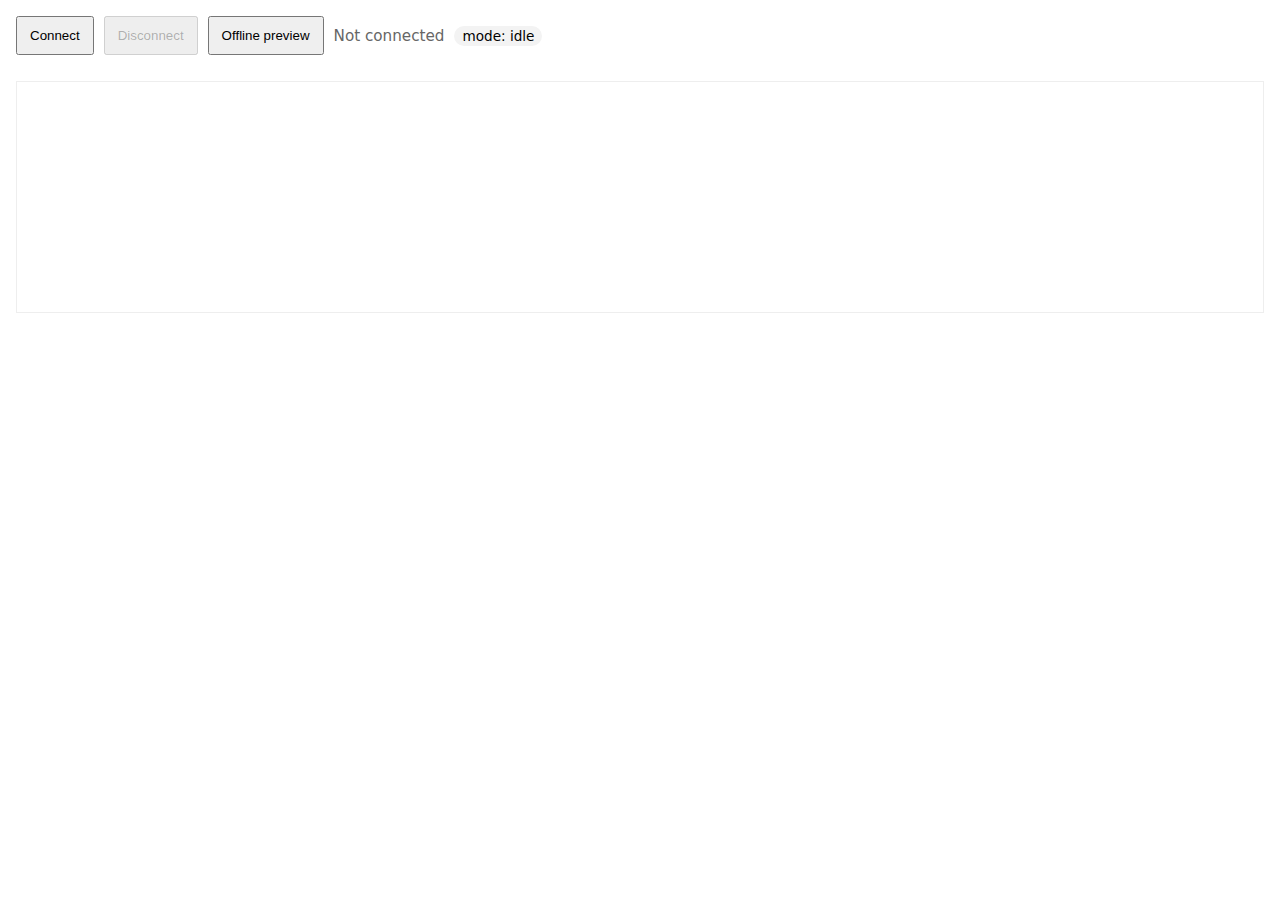
<file: runtime.html>
<!doctype html>
<html>
<head>
  <meta charset="utf-8" />
  <meta name="viewport" content="width=device-width, initial-scale=1" />
  <title>micro:bit Dynamic UI Runtime (BLE)</title>
  <style>
    body { font-family: system-ui, sans-serif; margin:16px; }
    #top { display:flex; gap:10px; align-items:center; flex-wrap:wrap; }
    button, input { padding:10px 12px; }
    #ui { margin-top:14px; display:grid; gap:10px; }
    .card { border:1px solid #ddd; border-radius:14px; padding:12px; }
    .hdr { display:flex; justify-content:space-between; gap:10px; align-items:center; }
    .title { font-weight:700; }
    .small { color:#666; font-size:.95em; }
    #log { white-space:pre-wrap; border:1px solid #eee; padding:10px; height:210px; overflow:auto; margin-top:12px; }
    .pill { font-size:.85em; background:#f3f3f3; padding: 2px 8px; border-radius:999px; }
  </style>
</head>
<body>
  <div id="top">
    <button id="connect">Connect</button>
    <button id="disconnect" disabled>Disconnect</button>
    <button id="offline">Offline preview</button>
    <span id="status" class="small">Not connected</span>
    <span class="pill" id="mode">mode: idle</span>
  </div>

  <div id="ui"></div>
  <div id="log"></div>

  <script src="./ble_microbit.js"></script>
  <script>
    // -----------------------
    // UI log + status hooks
    // -----------------------
    function uiLog(s) {
      const el = document.getElementById('log');
      el.textContent += s + "\n";
      el.scrollTop = el.scrollHeight;
    }
    function uiStatus(s) { document.getElementById('status').textContent = s; }
    function setMode(s) { document.getElementById('mode').textContent = "mode: " + s; }

    window.mbOnLog = (text, kind) => {
      const prefix = (kind === "error") ? "❌ " :
                     (kind === "success") ? "✅ " :
                     (kind === "tx") ? "TX " :
                     (kind === "rx") ? "RX " : "";
      uiLog(prefix + text);
    };
    window.mbOnConnectionChange = (c) => {
      document.getElementById('connect').disabled = c;
      document.getElementById('disconnect').disabled = !c;
      uiStatus(c ? ("Connected (" + (window.mbProfile ? mbProfile() : "?") + ")") : "Not connected");
    };

    // -----------------------
    // Protocol parser
    // Supports:
    //  A) Framed JSON: CFGBEGIN <len> + <raw json chars> + (optional) CFGEND line
    //  B) Legacy: CFG <base64(json)>
    //  C) Chunked base64:
    //      CFGB64BEGIN <n>
    //      CFGB64 <i> <data>
    //      CFGB64END
    // -----------------------
    let lineBuf = "";            // for line-based processing outside framed payload
    let mode = "idle";           // idle | cfg_json | cfg_b64
    let cfgExpectedLen = 0;
    let cfgJsonBuf = "";
    let ignoreNextCfgEnd = false;

    let b64Chunks = [];
    let b64Expected = 0;

    function b64ToJson(b64){
      const bin = atob(b64);
      const bytes = Uint8Array.from(bin, c => c.charCodeAt(0));
      const txt = new TextDecoder().decode(bytes);
      return JSON.parse(txt);
    }

    function handleLine(line) {
      if (!line) return;

      // Ignore CFGEND if we already consumed payload by length
      if (ignoreNextCfgEnd && (line === "CFGEND" || line.startsWith("CFGEND"))) {
        ignoreNextCfgEnd = false;
        return;
      }

      // Legacy single-line base64
      if (line.startsWith("CFG ")) {
        try {
          setMode("parsing cfg (base64)");
          const cfg = b64ToJson(line.slice(4).trim());
          renderUI(cfg);
          uiStatus("UI loaded: " + (cfg.title || "micro:bit"));
        } catch (e) {
          uiLog("❌ JSON.parse failed (base64): " + e);
        } finally {
          setMode("idle");
        }
        return;
      }

      // Chunked base64
      if (line.startsWith("CFGB64BEGIN")) {
        const parts = line.split(" ");
        b64Expected = (parts.length >= 2) ? parseInt(parts[1]) : 0;
        b64Chunks = [];
        mode = "cfg_b64";
        setMode("receiving cfg (chunked base64)");
        return;
      }
      if (mode === "cfg_b64") {
        if (line.startsWith("CFGB64END")) {
          try {
            const b64 = b64Chunks.join("");
            const cfg = b64ToJson(b64);
            renderUI(cfg);
            uiStatus("UI loaded: " + (cfg.title || "micro:bit"));
          } catch (e) {
            uiLog("❌ JSON.parse failed (chunked base64): " + e);
          } finally {
            mode = "idle";
            setMode("idle");
          }
          return;
        }
        if (line.startsWith("CFGB64 ")) {
          // CFGB64 <i> <data>
          const p = line.split(" ");
          if (p.length >= 3) {
            b64Chunks.push(p.slice(2).join(" "));
          }
          return;
        }
      }

      // Framed JSON start (line-based header)
      if (line.startsWith("CFGBEGIN")) {
        const parts = line.split(" ");
        cfgExpectedLen = (parts.length >= 2) ? parseInt(parts[1]) : 0;
        cfgJsonBuf = "";
        mode = "cfg_json";
        ignoreNextCfgEnd = true;
        setMode("receiving cfg (framed json)");
        return;
      }

      // Normal updates
      if (line.startsWith("UPD ")) {
        const parts = line.split(" ");
        const id = parts[1];
        const value = parts.slice(2).join(" ");
        applyUpdate(id, value);
        return;
      }

      // You can add more commands if needed (STATE/ERR etc).
    }

    // Receive raw chunks from BLE helper
    window.mbOnChunk = (chunk) => {
      // If we're currently receiving framed JSON payload, consume exact length as a raw stream.
      if (mode === "cfg_json") {
        let remaining = cfgExpectedLen - cfgJsonBuf.length;
        if (remaining > 0) {
          const take = chunk.length < remaining ? chunk.length : remaining;
          cfgJsonBuf += chunk.slice(0, take);
          chunk = chunk.slice(take);
        }

        if (cfgJsonBuf.length >= cfgExpectedLen) {
          // Payload complete (exact length). Parse it.
          try {
            const cfg = JSON.parse(cfgJsonBuf);
            renderUI(cfg);
            uiStatus("UI loaded: " + (cfg.title || "micro:bit"));
          } catch (e) {
            uiLog("⚠ Length mismatch (framed JSON): expected " + cfgExpectedLen + ", got " + cfgJsonBuf.length);
            uiLog("❌ JSON.parse failed (framed): " + e);
            uiLog(cfgJsonBuf);
          } finally {
            mode = "idle";
            setMode("idle");
          }
        }

        // Any leftover bytes in this chunk after consuming JSON are handled below as lines.
        // (often contains newline + CFGEND + UPD...)
      }

      // Line-based processing for everything else
      if (chunk && chunk.length) {
        lineBuf += chunk;

        while (true) {
          const idx = lineBuf.indexOf("\n");
          if (idx < 0) break;
          let line = lineBuf.slice(0, idx);
          lineBuf = lineBuf.slice(idx + 1);

          if (line.endsWith("\r")) line = line.slice(0, -1);

          // Log incoming lines (nice debugging)
          if (line.length) uiLog("⬅ " + line);

          handleLine(line);
        }
      }
    };

    async function connect() {
      const ok = await mbConnect();
      if (ok) {
        setMode("idle");
        await mbSendLine("GETCFG");
      }
    }

    document.getElementById('connect').onclick = () => connect();
    document.getElementById('disconnect').onclick = () => mbDisconnect();

    // Offline preview: load last config saved by Builder (localStorage) or use a built-in sample
    document.getElementById('offline').onclick = () => {
      const saved = localStorage.getItem("mb_ui_last_json");
      let cfg = null;
      try {
        if (saved) cfg = JSON.parse(saved);
      } catch (e) {}
      if (!cfg) cfg = SAMPLE_CFG;
      renderUI(cfg);
      uiStatus("Offline preview: " + (cfg.title || "sample"));
    };

    // -----------------------
    // Dynamic UI renderer (supports extra widgets)
    // -----------------------
    function renderUI(cfg){
      const ui = document.getElementById('ui');
      ui.innerHTML = "";
      ui.style.gridTemplateColumns = `repeat(${cfg.grid?.w ?? 12}, 1fr)`;

      const localState = {};

      for(const w of (cfg.widgets || [])){
        const card = document.createElement('div');
        card.className = "card";
        card.dataset.id = w.id;
        card.style.gridColumn = `${(w.x ?? 0)+1} / span ${(w.w ?? 4)}`;
        card.style.gridRow = `${(w.y ?? 0)+1} / span ${(w.h ?? 2)}`;

        const hdr = document.createElement('div');
        hdr.className = "hdr";
        const t = document.createElement('div');
        t.className = "title";
        t.textContent = w.label ?? w.id;
        const val = document.createElement('div');
        val.className = "small";
        val.dataset.val = "1";
        val.textContent = "";
        hdr.appendChild(t);
        hdr.appendChild(val);
        card.appendChild(hdr);

        // Button
        if(w.t === "btn"){
          const b = document.createElement('button');
          b.textContent = w.label ?? "Button";
          b.onpointerdown = () => mbSendLine(`SET ${w.id} 1`);
          b.onpointerup   = () => mbSendLine(`SET ${w.id} 0`);
          card.appendChild(b);
        }
        // Toggle
        else if(w.t === "tgl"){
          localState[w.id] = w.value ?? 0;
          const b = document.createElement('button');
          b.textContent = localState[w.id] ? "ON" : "OFF";
          val.textContent = String(localState[w.id]);
          b.onclick = () => {
            localState[w.id] = localState[w.id] ? 0 : 1;
            b.textContent = localState[w.id] ? "ON" : "OFF";
            val.textContent = String(localState[w.id]);
            mbSendLine(`SET ${w.id} ${localState[w.id]}`);
          };
          card.appendChild(b);
        }
        // Slider
        else if(w.t === "sld"){
          const r = document.createElement('input');
          r.type = "range";
          r.min = w.min ?? 0;
          r.max = w.max ?? 100;
          r.step = w.step ?? 1;
          r.value = w.value ?? 0;
          val.textContent = r.value;
          r.oninput = () => val.textContent = r.value;
          r.onchange = () => mbSendLine(`SET ${w.id} ${r.value}`);
          card.appendChild(r);
        }
        // Gauge (read-only range)
        else if(w.t === "g" || w.t === "lvl"){
          const r = document.createElement('input');
          r.type = "range";
          r.min = w.min ?? 0;
          r.max = w.max ?? 100;
          r.step = 1;
          r.value = w.value ?? 0;
          r.disabled = true;
          val.textContent = r.value;
          card.appendChild(r);
        }
        // Text (read-only)
        else if(w.t === "txt"){
          const p = document.createElement('div');
          p.className = "small";
          p.dataset.text = "1";
          p.textContent = String(w.value ?? "");
          card.appendChild(p);
        }
        // Joystick (touch/pointer)
        else if(w.t === "joy"){
          const box = document.createElement('div');
          box.style.height = "160px";
          box.style.border = "1px solid #eee";
          box.style.borderRadius = "12px";
          box.style.position = "relative";
          box.style.touchAction = "none";
          const dot = document.createElement('div');
          dot.style.width = "18px"; dot.style.height = "18px";
          dot.style.borderRadius = "999px";
          dot.style.background = "#888";
          dot.style.position = "absolute";
          dot.style.left = "50%"; dot.style.top = "50%";
          dot.style.transform = "translate(-50%,-50%)";
          box.appendChild(dot);
          val.textContent = "0,0";

          const dead = w.deadzone ?? 5;
          function sendJoy(nx, ny){
            // nx,ny in [-100..100]
            if (Math.abs(nx) < dead) nx = 0;
            if (Math.abs(ny) < dead) ny = 0;
            val.textContent = nx + "," + ny;
            mbSendLine(`SET ${w.id} ${nx},${ny}`);
          }
          function moveDot(nx, ny){
            dot.style.left = (50 + nx/2) + "%";
            dot.style.top  = (50 - ny/2) + "%";
          }

          let active = false;
          box.onpointerdown = (e) => { active = true; box.setPointerCapture(e.pointerId); };
          box.onpointerup = (e) => { active = false; moveDot(0,0); sendJoy(0,0); };
          box.onpointermove = (e) => {
            if (!active) return;
            const r = box.getBoundingClientRect();
            const cx = r.left + r.width/2;
            const cy = r.top + r.height/2;
            let nx = Math.round(((e.clientX - cx) / (r.width/2)) * 100);
            let ny = Math.round((-(e.clientY - cy) / (r.height/2)) * 100);
            if (nx < -100) nx = -100; if (nx > 100) nx = 100;
            if (ny < -100) ny = -100; if (ny > 100) ny = 100;
            moveDot(nx, ny);
            sendJoy(nx, ny);
          };

          card.appendChild(box);
        }
        // LED 5x5 grid
        else if(w.t === "led"){
          const grid = document.createElement('div');
          grid.style.display = "grid";
          grid.style.gridTemplateColumns = "repeat(5, 1fr)";
          grid.style.gap = "6px";
          const bits0 = String(w.bits ?? "0000000000000000000000000");
          let bits = bits0.padEnd(25, "0").slice(0,25).split("");

          function redraw(){
            grid.innerHTML = "";
            for (let i=0;i<25;i++){
              const cell = document.createElement('div');
              cell.style.height = "22px";
              cell.style.borderRadius = "6px";
              cell.style.border = "1px solid #eee";
              cell.style.background = bits[i] === "1" ? "#444" : "#fff";
              cell.style.cursor = "pointer";
              cell.onclick = () => {
                bits[i] = (bits[i] === "1") ? "0" : "1";
                redraw();
                mbSendLine(`SET ${w.id} ${bits.join("")}`);
              };
              grid.appendChild(cell);
            }
          }
          redraw();
          val.textContent = "tap cells";
          card.appendChild(grid);
        }
        // Sound widget (simple tone)
        else if(w.t === "snd"){
          const row = document.createElement('div');
          row.style.display="flex"; row.style.gap="10px"; row.style.alignItems="center";
          const freq = document.createElement('input');
          freq.type="number"; freq.value = w.freq ?? 440; freq.min=50; freq.max=5000;
          freq.style.width="120px";
          const ms = document.createElement('input');
          ms.type="number"; ms.value = w.ms ?? 150; ms.min=20; ms.max=2000;
          ms.style.width="120px";
          const play = document.createElement('button');
          play.textContent="Play";
          play.onclick = () => mbSendLine(`SET ${w.id} ${freq.value},${ms.value}`);
          row.appendChild(freq); row.appendChild(ms); row.appendChild(play);
          val.textContent = "Hz,ms";
          card.appendChild(row);
        }

        ui.appendChild(card);
      }

      // Save for offline preview
      try { localStorage.setItem("mb_ui_last_json", JSON.stringify(cfg)); } catch (e) {}
    }

    function applyUpdate(id, value){
      const card = document.querySelector(`.card[data-id="${id}"]`);
      if(!card) return;

      const valEl = card.querySelector('[data-val="1"]');
      if(valEl) valEl.textContent = value;

      const range = card.querySelector('input[type="range"]');
      if(range && range.disabled) range.value = value;

      const text = card.querySelector('[data-text="1"]');
      if(text) text.textContent = value;
    }

    // Built-in sample for offline preview
    const SAMPLE_CFG = {
      v: 1,
      title: "Offline Sample",
      grid: { w: 12, h: 8 },
      widgets: [
        {id:"btn1",t:"btn",x:0,y:0,w:4,h:2,label:"Button"},
        {id:"tgl1",t:"tgl",x:4,y:0,w:4,h:2,label:"Toggle",value:0},
        {id:"sld1",t:"sld",x:0,y:2,w:12,h:2,label:"Slider",min:0,max:100,step:1,value:50},
        {id:"g1",t:"g",x:0,y:4,w:9,h:2,label:"Temp Gauge",min:0,max:100,value:0},
        {id:"lvl1",t:"lvl",x:9,y:4,w:3,h:4,label:"Light",min:0,max:255,value:0},
        {id:"txt1",t:"txt",x:0,y:6,w:12,h:2,label:"Status",value:"Hello"},
        {id:"joy1",t:"joy",x:6,y:0,w:6,h:6,label:"Joystick",deadzone:5},
        {id:"led1",t:"led",x:0,y:0,w:6,h:6,label:"LED 5x5",bits:"0000000000000000000000000"},
        {id:"snd1",t:"snd",x:6,y:6,w:6,h:3,label:"Sound",freq:440,ms:150}
      ]
    };
  </script>
</body>
</html>
</file>
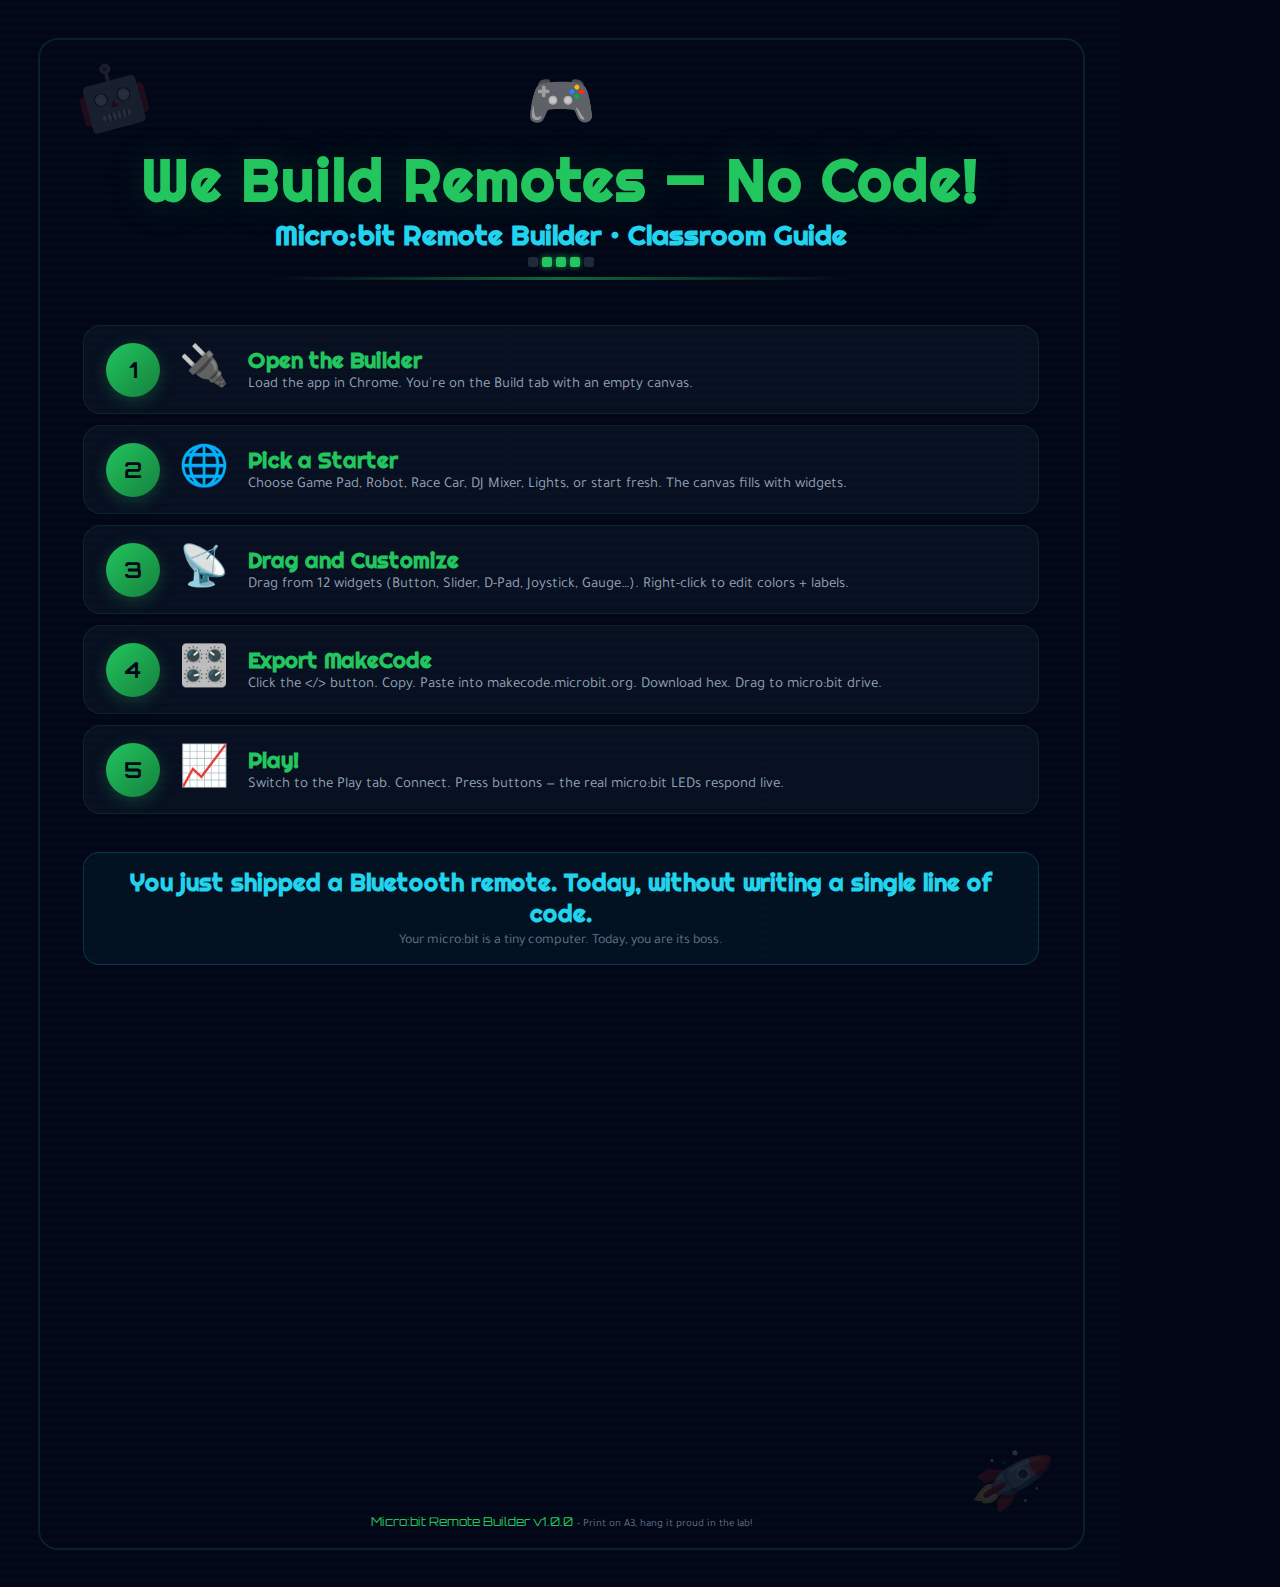
<file: etsy-package/classroom-poster.html>
<!DOCTYPE html>
<!--
  ═══════════════════════════════════════════════════════════════════════
  ⚠️  REWRITE PER PRODUCT — DO NOT SHIP AS-IS
  ───────────────────────────────────────────────────────────────────────
  apply-template.mjs only substituted identifiers (Micro:bit Remote Builder,
  v1.0.0, {{LIVE_DEMO_URL}}, etc.). The feature content, steps,
  shortcuts, and examples below were inherited from the template's
  source product (bit-playground) and WILL BE WRONG for your product
  unless you rewrite them.
  
  Before including this file in a buyer ZIP:
    1. Delete this banner.
    2. Rewrite every mention of specific features, shortcuts,
       tab names, hardware interactions, etc. to match your product.
    3. Verify with: grep -iE "D-Pad widget|chart\.js|3d board|gamepad|
       Joystick|XY Pad|led matrix|2 tabs (Build / Play)|sensors tab" this-file.
  ═══════════════════════════════════════════════════════════════════════
-->
<html lang="en">
<head>
<meta charset="UTF-8">
<title>Micro:bit Remote Builder — [TODO — 3-word tagline] with Code!</title>
<style>
  @import url('https://fonts.googleapis.com/css2?family=Righteous&family=Orbitron:wght@500&family=Tajawal:wght@400;500;700&display=swap');
  * { margin: 0; padding: 0; box-sizing: border-box; }
  @page { size: A3 portrait; margin: 0; }
  body { width: 297mm; height: 420mm; font-family: 'Tajawal', sans-serif; background: #020617; color: #cbd5e1; overflow: hidden; }

  .page { width: 297mm; height: 420mm; padding: 18mm 22mm; position: relative; overflow: hidden; }
  .page::before {
    content: ''; position: absolute; inset: 0;
    background: repeating-linear-gradient(0deg, transparent, transparent 4px, rgba(34,197,94,.014) 4px, rgba(34,197,94,.014) 8px);
    pointer-events: none;
  }
  .page::after {
    content: ''; position: absolute; inset: 10mm;
    border: 2px solid rgba(34,197,94,.15); border-radius: 20px;
    pointer-events: none;
  }

  .header { text-align: center; margin-bottom: 12mm; position: relative; }
  .header .icon { font-size: 56px; margin-bottom: 4px; }
  .header h1 { font-family: 'Righteous', sans-serif; font-size: 58px; color: #22c55e; letter-spacing: 2px; text-shadow: 0 0 40px rgba(34,197,94,.2); line-height: 1.05; }
  .header h2 { font-family: 'Righteous', sans-serif; font-size: 28px; color: #22d3ee; margin-top: 6px; }
  .header .line { width: 60%; height: 3px; background: linear-gradient(90deg, transparent, rgba(34,197,94,.5), transparent); margin: 10px auto 0; }

  .rules { display: flex; flex-direction: column; gap: 11px; margin-bottom: 10mm; }
  .rule {
    display: flex; align-items: center; gap: 18px;
    background: rgba(15,23,42,.55); border: 1px solid rgba(34,197,94,.12);
    border-radius: 18px; padding: 16px 22px;
  }
  .rule-num {
    width: 54px; height: 54px; flex-shrink: 0;
    background: linear-gradient(135deg, #22c55e, #15803d); color: #020617;
    border-radius: 50%; font-family: 'Orbitron', monospace; font-size: 22px;
    display: flex; align-items: center; justify-content: center; font-weight: 700;
    box-shadow: 0 4px 16px rgba(34,197,94,.25);
  }
  .rule-icon { font-size: 40px; flex-shrink: 0; width: 52px; text-align: center; }
  .rule-text { flex: 1; }
  .rule-text h3 { font-family: 'Righteous', sans-serif; font-size: 22px; color: #22c55e; }
  .rule-text p { font-size: 15px; color: #94a3b8; margin-top: 2px; }

  .motto-wrap { text-align: center; margin-top: 4mm; }
  .motto {
    display: inline-block; padding: 14px 30px;
    background: rgba(34,211,238,.05); border: 1px solid rgba(34,211,238,.18);
    border-radius: 16px;
  }
  .motto h3 { font-family: 'Righteous', sans-serif; font-size: 24px; color: #22d3ee; }
  .motto p { font-size: 14px; color: #64748b; margin-top: 4px; }

  .corner-tl, .corner-br { position: absolute; font-size: 60px; opacity: .15; }
  .corner-tl { top: 16mm; left: 20mm; transform: rotate(-15deg); }
  .corner-br { bottom: 16mm; right: 20mm; transform: rotate(15deg); }

  .footer {
    position: absolute; bottom: 14mm; left: 22mm; right: 22mm;
    text-align: center;
  }
  .footer span { font-size: 11px; color: #64748b; }
  .footer .brand { font-family: 'Orbitron', monospace; font-size: 12px; color: #22c55e; }

  .led-row { display: flex; gap: 4px; justify-content: center; margin-top: 4px; }
  .led { width: 10px; height: 10px; border-radius: 2px; background: #22c55e; box-shadow: 0 0 6px rgba(34,197,94,.7); }
  .led.off { background: #1e293b; box-shadow: none; }
</style>
</head>
<body>
<div class="page">

  <div class="corner-tl">🤖</div>
  <div class="corner-br">🚀</div>

  <div class="header">
    <div class="icon">🎮</div>
    <h1>We Build Remotes — No Code!</h1>
    <h2>Micro:bit Remote Builder &bull; Classroom Guide</h2>
    <div class="led-row">
      <div class="led off"></div><div class="led"></div><div class="led"></div><div class="led"></div><div class="led off"></div>
    </div>
    <div class="line"></div>
  </div>

  <div class="rules">
    <!-- REWRITE PER PRODUCT — the 5 rule cards below are shells.
         Replace each <h3> and <p> with a product-specific step. -->

    <div class="rule">
      <div class="rule-num">1</div>
      <div class="rule-icon">🔌</div>
      <div class="rule-text">
        <h3>Open the Builder</h3>
        <p>Load the app in Chrome. You're on the Build tab with an empty canvas.</p>
      </div>
    </div>

    <div class="rule">
      <div class="rule-num">2</div>
      <div class="rule-icon">🌐</div>
      <div class="rule-text">
        <h3>Pick a Starter</h3>
        <p>Choose Game Pad, Robot, Race Car, DJ Mixer, Lights, or start fresh. The canvas fills with widgets.</p>
      </div>
    </div>

    <div class="rule">
      <div class="rule-num">3</div>
      <div class="rule-icon">📡</div>
      <div class="rule-text">
        <h3>Drag and Customize</h3>
        <p>Drag from 12 widgets (Button, Slider, D-Pad, Joystick, Gauge…). Right-click to edit colors + labels.</p>
      </div>
    </div>

    <div class="rule">
      <div class="rule-num">4</div>
      <div class="rule-icon">🎛️</div>
      <div class="rule-text">
        <h3>Export MakeCode</h3>
        <p>Click the &lt;/&gt; button. Copy. Paste into makecode.microbit.org. Download hex. Drag to micro:bit drive.</p>
      </div>
    </div>

    <div class="rule">
      <div class="rule-num">5</div>
      <div class="rule-icon">📈</div>
      <div class="rule-text">
        <h3>Play!</h3>
        <p>Switch to the Play tab. Connect. Press buttons — the real micro:bit LEDs respond live.</p>
      </div>
    </div>
  </div>

  <div class="motto-wrap">
    <div class="motto">
      <h3>You just shipped a Bluetooth remote. Today, without writing a single line of code.</h3>
      <p>Your micro:bit is a tiny computer. Today, you are its boss.</p>
    </div>
  </div>

  <div class="footer">
    <span class="brand">Micro:bit Remote Builder v1.0.0</span>
    <span> &bull; Print on A3, hang it proud in the lab!</span>
  </div>

</div>
</body>
</html>
</file>
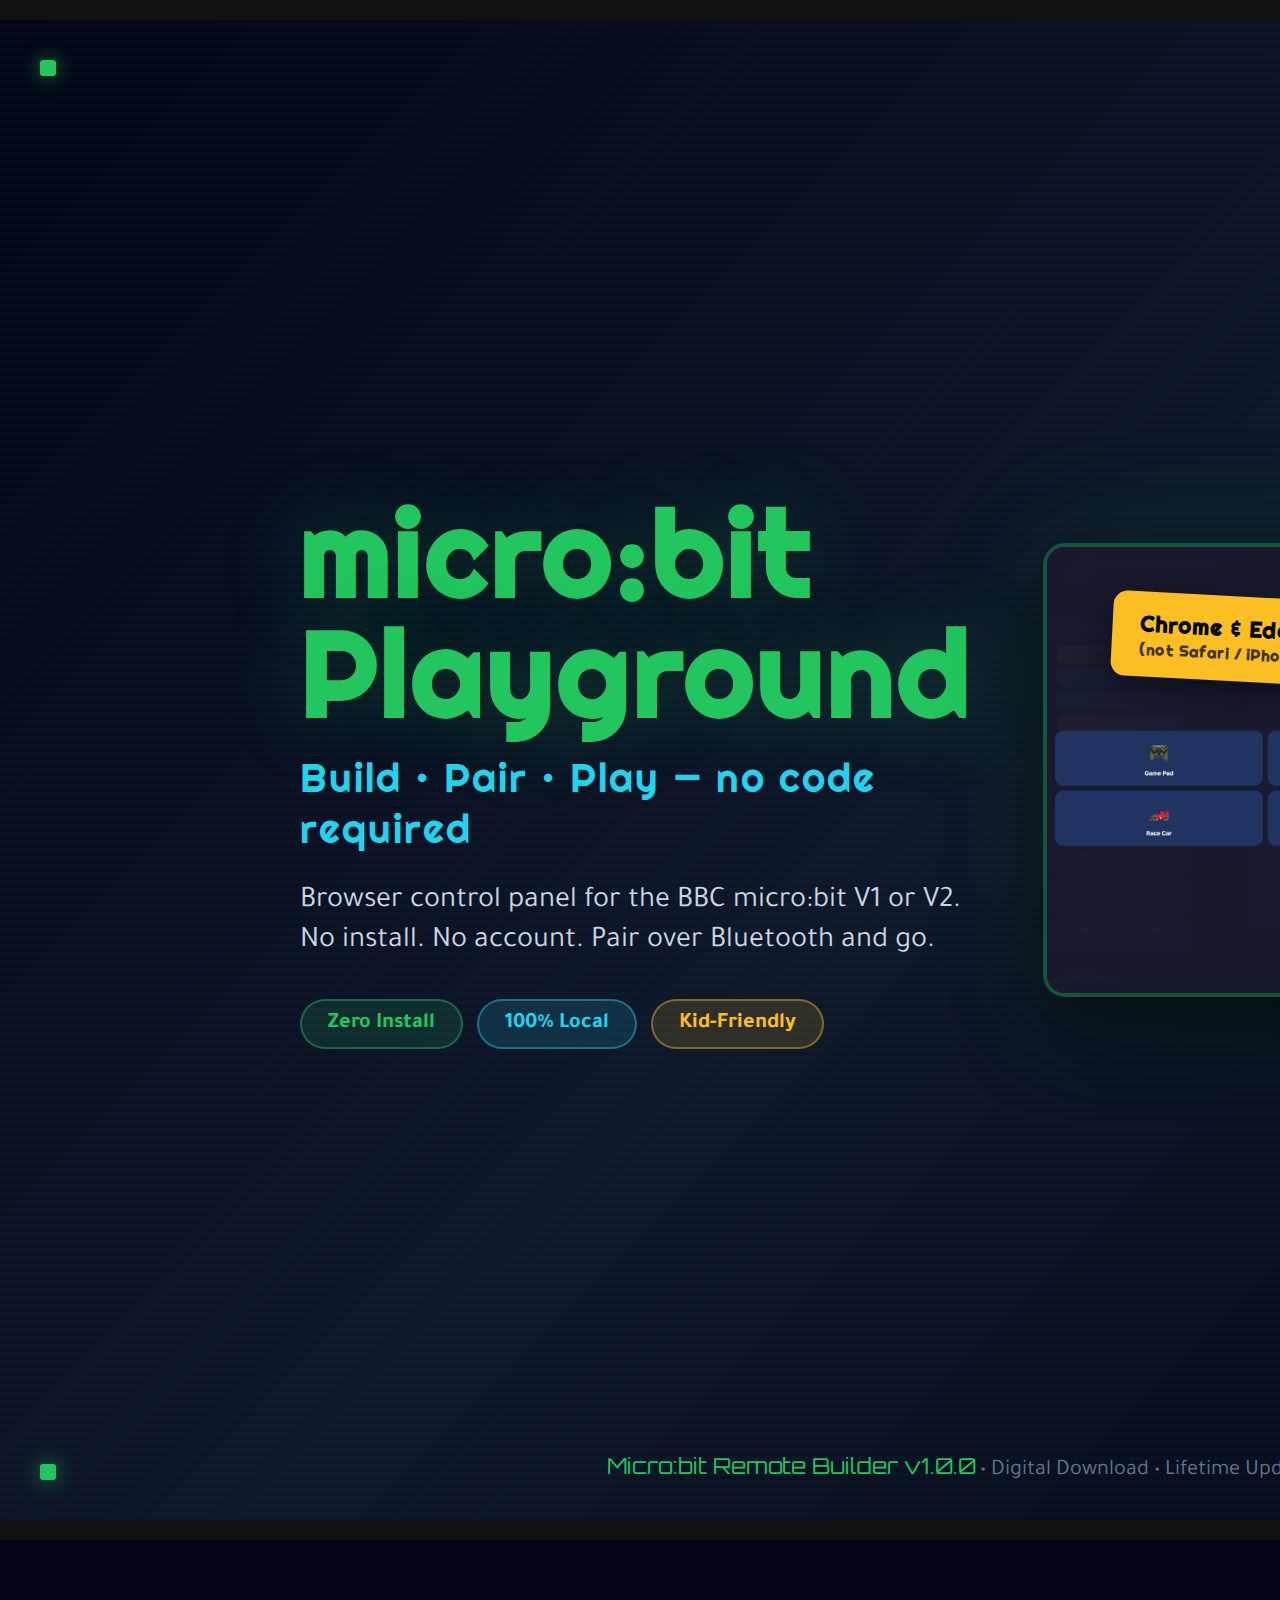
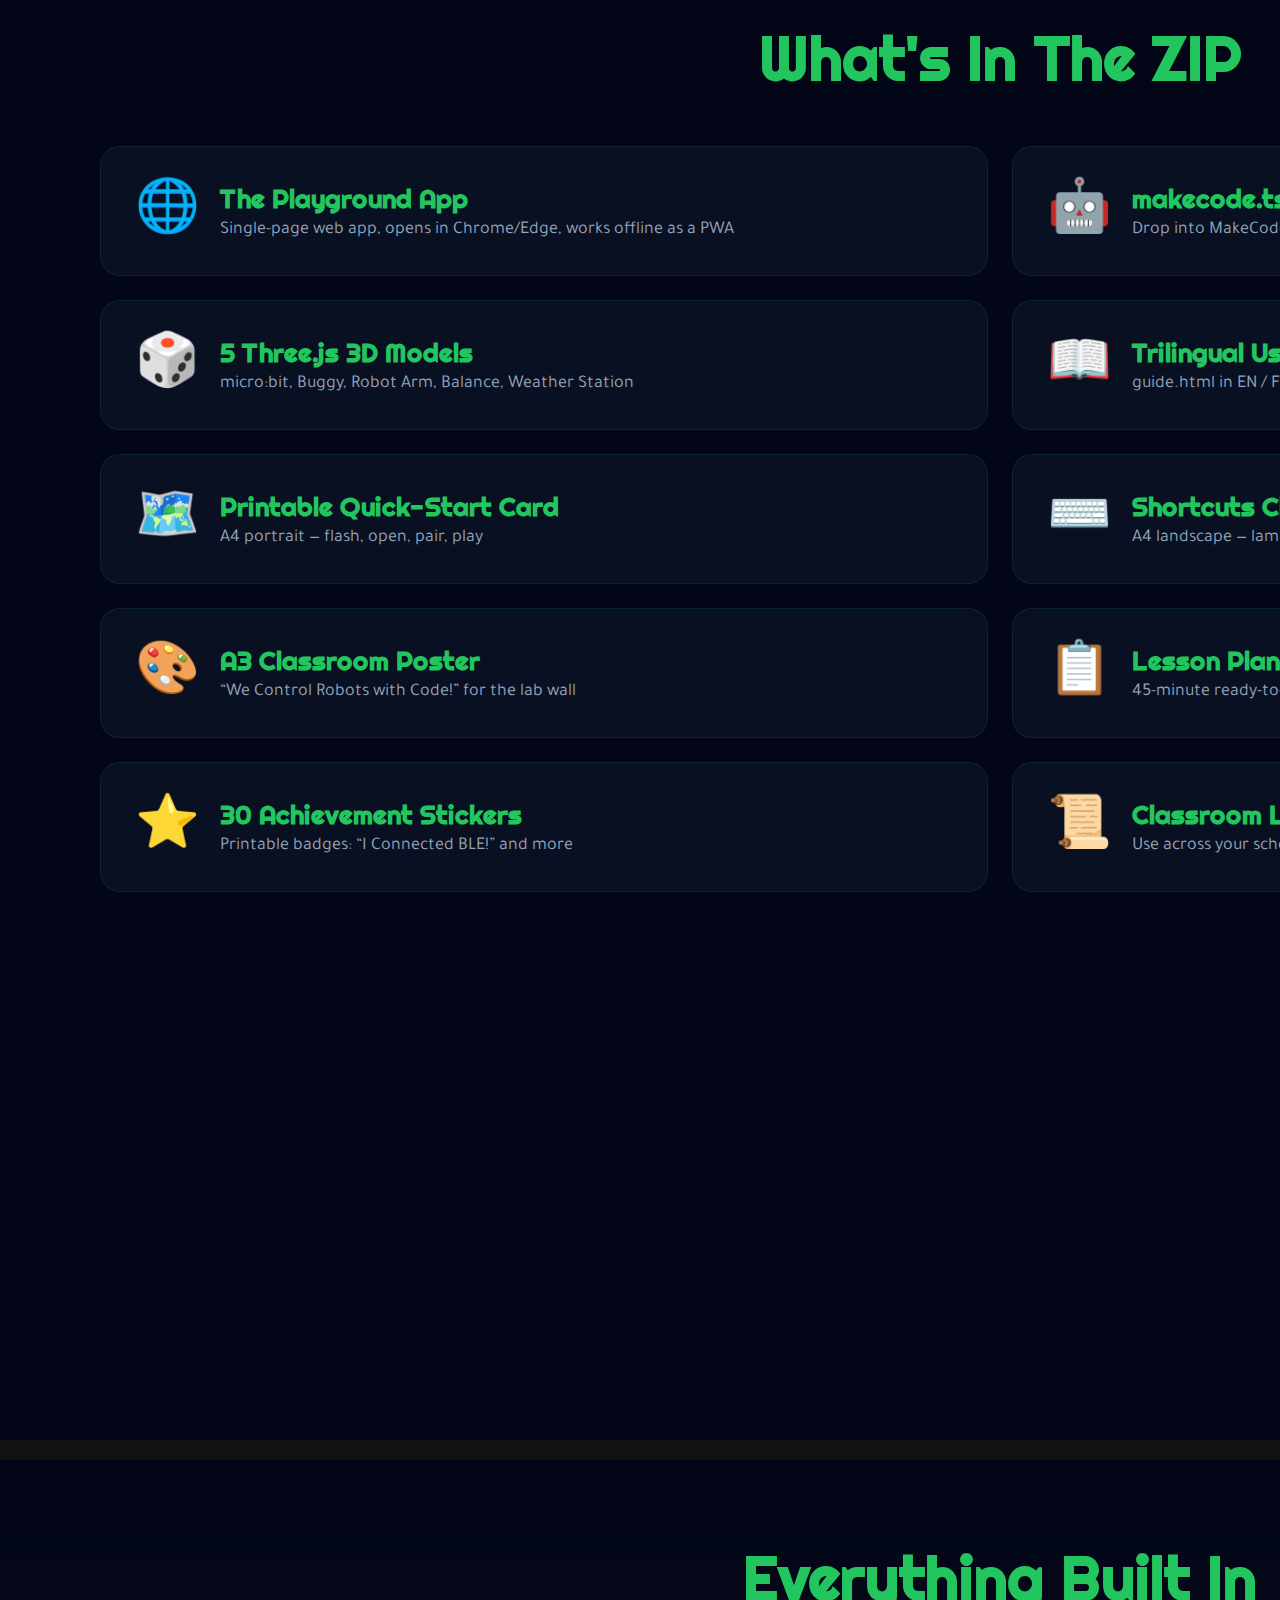
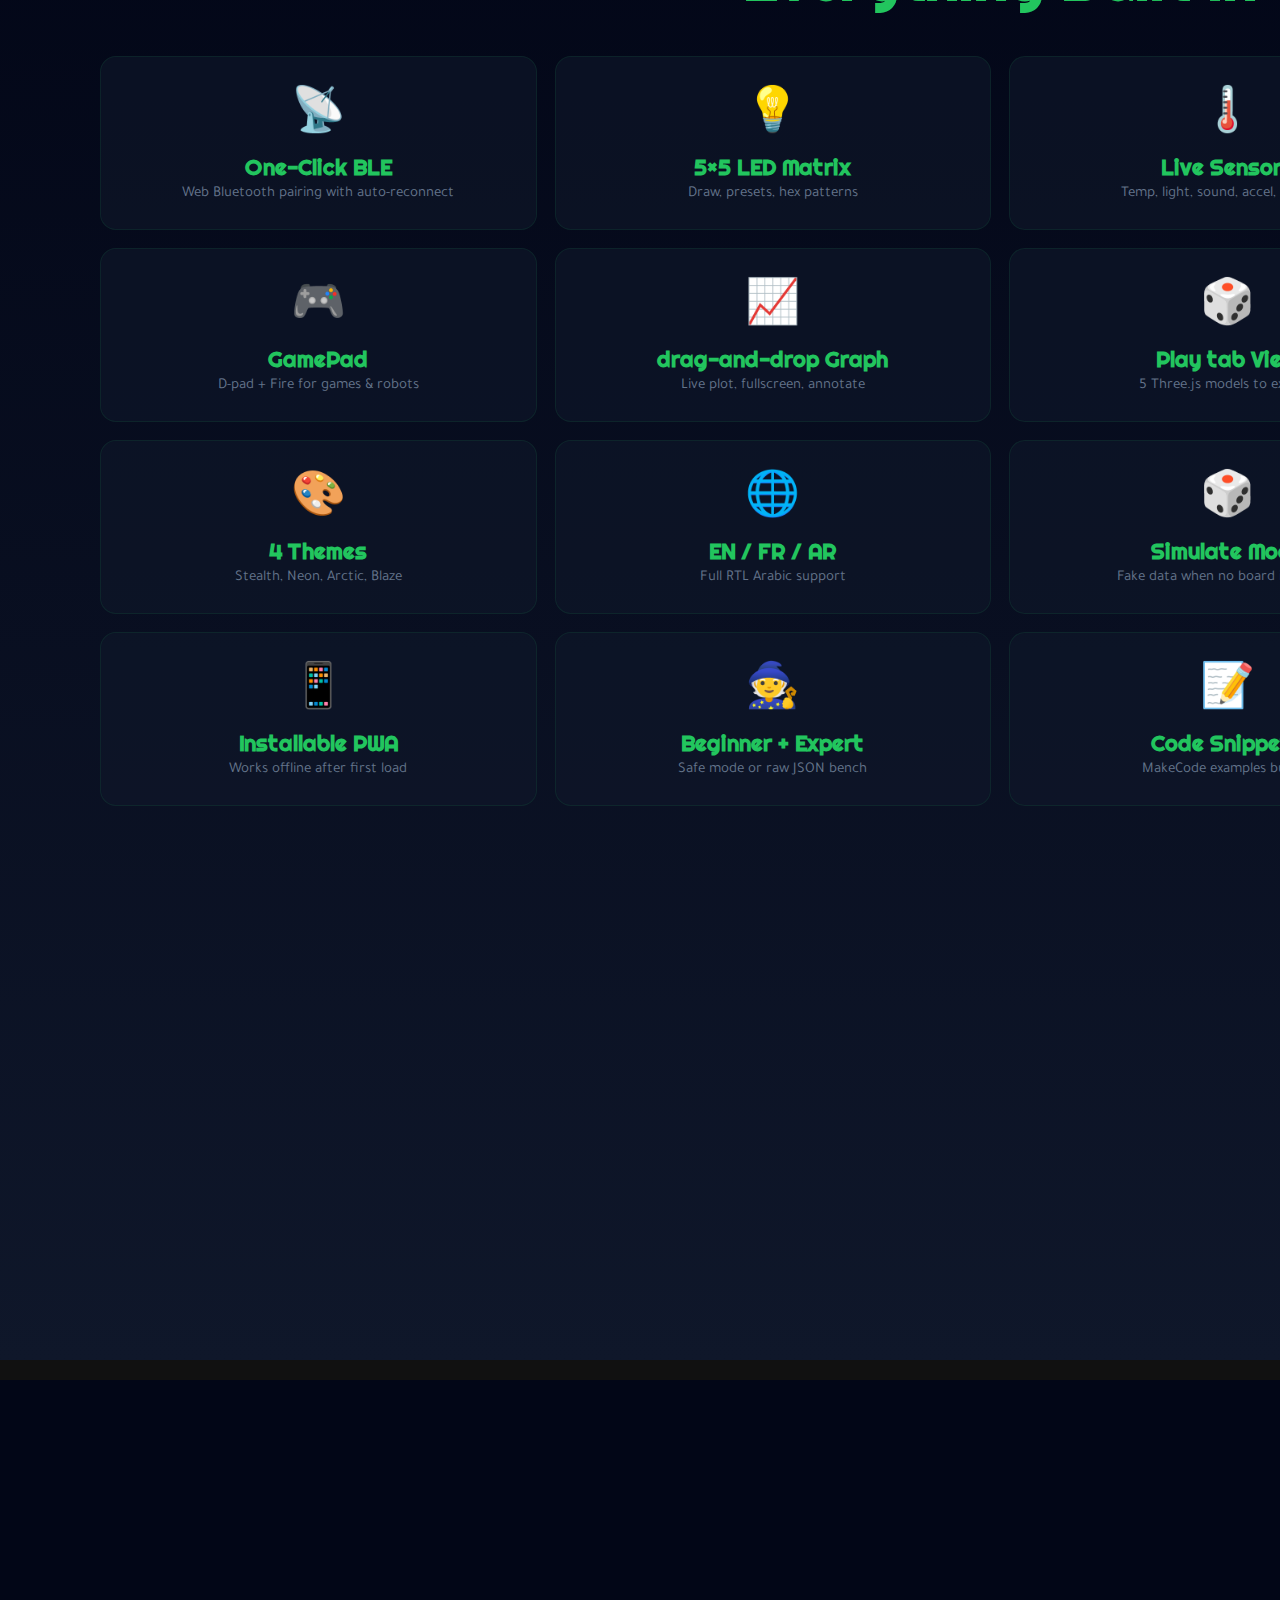
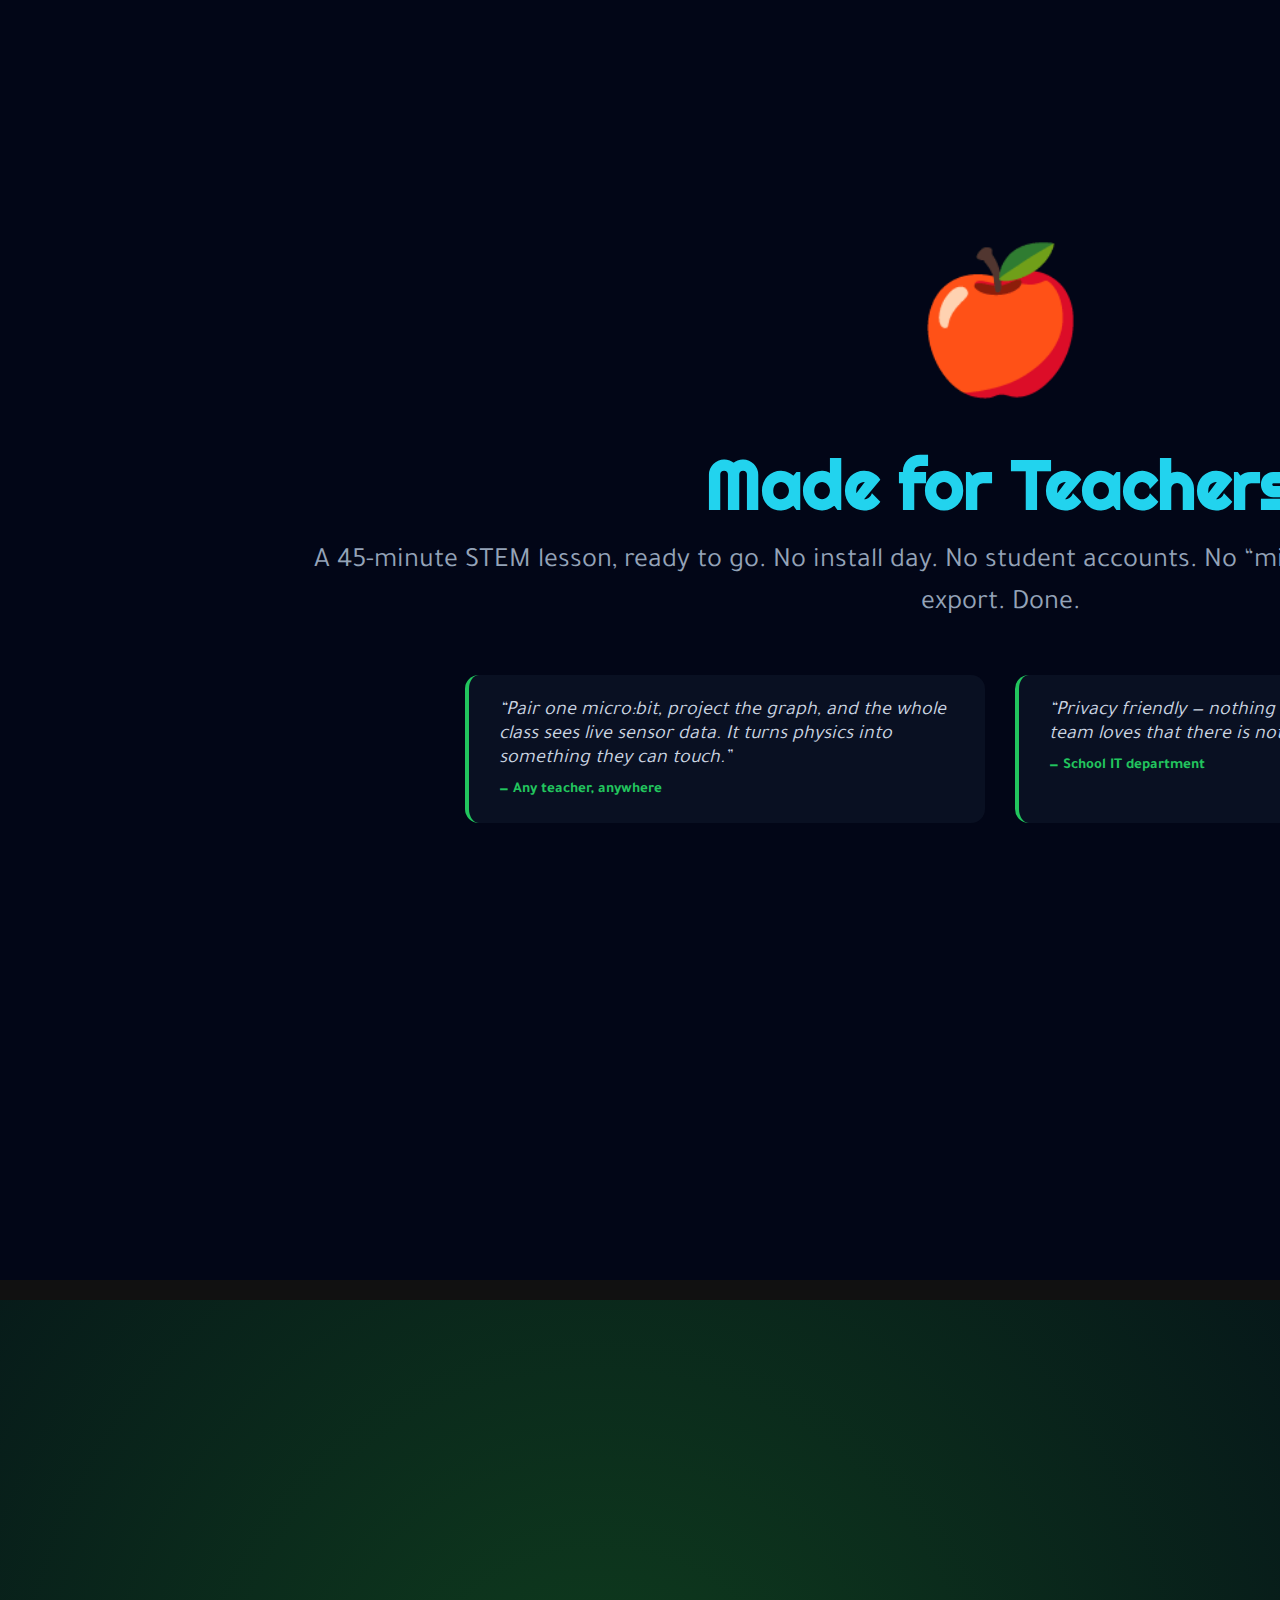
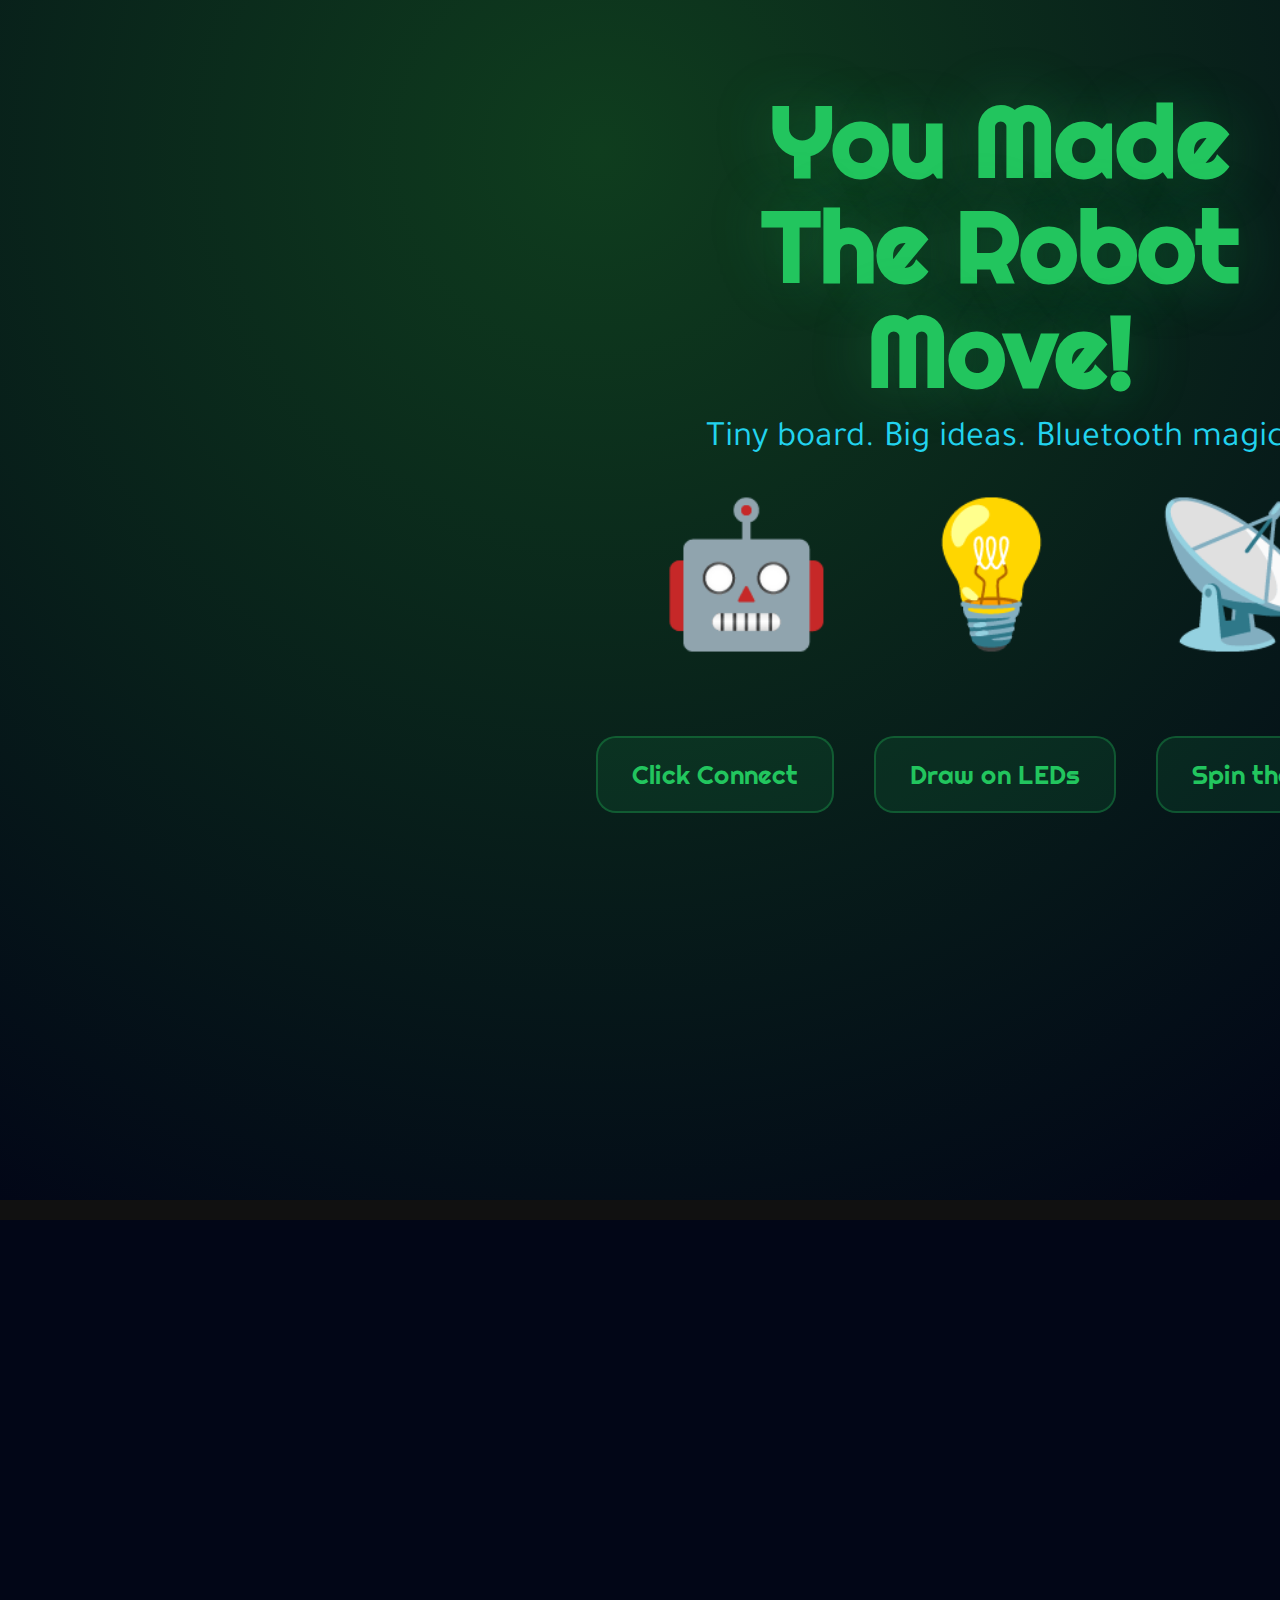
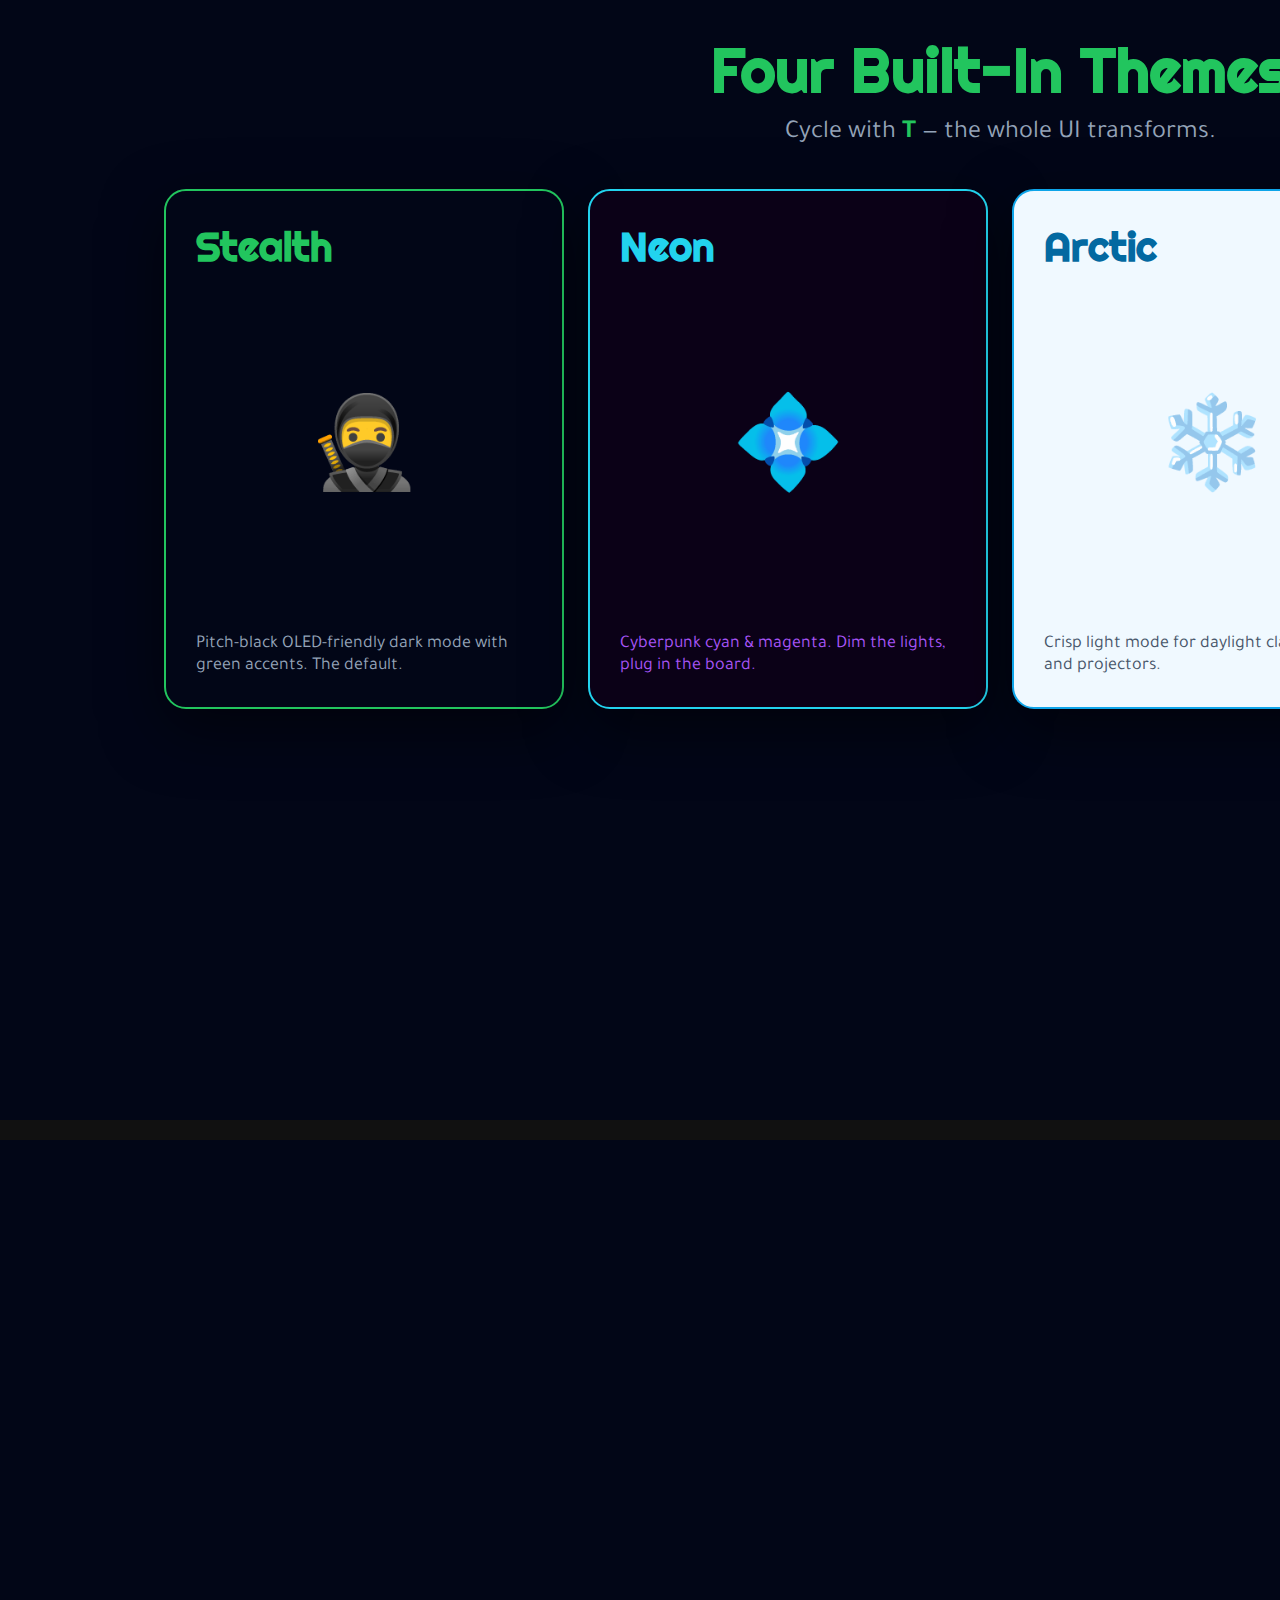
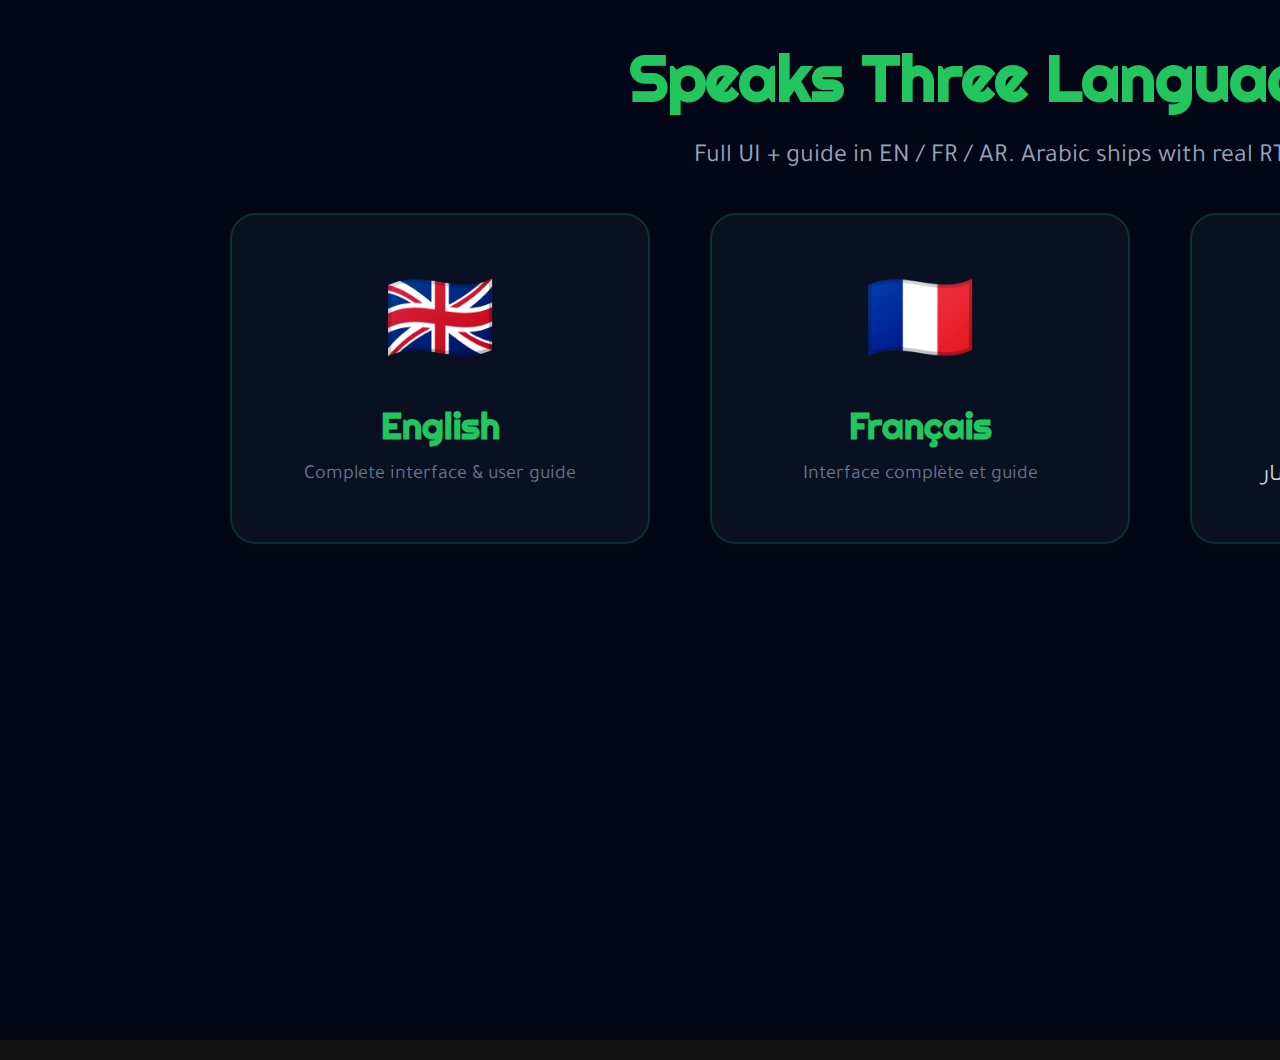
<file: etsy-package/etsy-listing-mockups.html>
<!DOCTYPE html>
<!--
  ═══════════════════════════════════════════════════════════════════════
  ⚠️  REWRITE PER PRODUCT — DO NOT SHIP AS-IS
  ───────────────────────────────────────────────────────────────────────
  apply-template.mjs only substituted identifiers (Micro:bit Remote Builder,
  v1.0.0, https://abourdim.github.io/rxy/, etc.). The feature content, steps,
  shortcuts, and examples below were inherited from the template's
  source product (rxy) and WILL BE WRONG for your product
  unless you rewrite them.
  
  Before including this file in a buyer ZIP:
    1. Delete this banner.
    2. Rewrite every mention of specific features, shortcuts,
       tab names, hardware interactions, etc. to match your product.
    3. Verify with: grep -iE "servo|chart\.js|3d board|gamepad|
       accelerometer|compass|led matrix|2 tabs|sensors tab" this-file.
  ═══════════════════════════════════════════════════════════════════════
-->
<html lang="en">
<head>
<meta charset="UTF-8">
<title>Micro:bit Remote Builder Etsy Listing Mockups</title>
<style>
  @import url('https://fonts.googleapis.com/css2?family=Righteous&family=Orbitron:wght@500&family=Tajawal:wght@400;500;700&display=swap');
  * { margin: 0; padding: 0; box-sizing: border-box; }
  body { font-family: 'Tajawal', sans-serif; background: #111; }

  .mockup {
    width: 2000px; height: 1500px; position: relative; overflow: hidden;
    margin: 20px auto; page-break-after: always;
  }

  /* ===== MOCKUP 1: Hero (screenshot + compat badge) ===== */
  .m1 {
    background: linear-gradient(135deg, #020617 0%, #0f172a 50%, #020617 100%);
    /* Side padding keeps hero content inside Etsy's 1500x1500 square crop. */
    padding: 80px 300px;
  }
  .m1::before {
    content: ''; position: absolute; inset: 0;
    background: repeating-linear-gradient(0deg, transparent, transparent 4px, rgba(34,197,94,.015) 4px, rgba(34,197,94,.015) 8px);
  }
  .m1 .hero { position: relative; display: grid; grid-template-columns: 1fr 1fr; gap: 70px; align-items: center; height: 100%; }
  .m1 .copy h1 { font-family: 'Righteous', sans-serif; font-size: 120px; color: #22c55e; text-shadow: 0 0 80px rgba(34,197,94,.25); letter-spacing: 3px; line-height: 1; }
  .m1 .copy .sub { font-size: 40px; color: #22d3ee; margin-top: 20px; font-family: 'Righteous', sans-serif; letter-spacing: 2px; }
  .m1 .copy .tagline { font-size: 30px; color: #cbd5e1; margin-top: 28px; line-height: 1.35; }
  .m1 .copy .pills { display: flex; flex-wrap: wrap; gap: 14px; margin-top: 36px; }
  .m1 .copy .pill { padding: 10px 26px; border-radius: 30px; font-size: 22px; font-weight: 700; }
  .m1 .copy .pg { background: rgba(34,197,94,.14); color: #22c55e; border: 2px solid rgba(34,197,94,.4); }
  .m1 .copy .pb { background: rgba(34,211,238,.14); color: #22d3ee; border: 2px solid rgba(34,211,238,.4); }
  .m1 .copy .py { background: rgba(251,191,36,.14); color: #fbbf24; border: 2px solid rgba(251,191,36,.4); }
  .m1 .screenshot { position: relative; border-radius: 22px; overflow: hidden; border: 4px solid rgba(34,197,94,.35); box-shadow: 0 30px 80px rgba(0,0,0,.6), 0 0 120px rgba(34,197,94,.15); }
  .m1 .screenshot img { display: block; width: 100%; height: auto; }
  /* Etsy square-crops the first photo: ~250px lost on each side of 2000x1500.
     Keep the badge inside the centered 1500x1500 safe zone. */
  .m1 .compat {
    position: absolute; top: 50px; right: 310px; background: #fbbf24; color: #020617;
    padding: 18px 28px; border-radius: 14px; font-weight: 900; font-size: 22px;
    box-shadow: 0 10px 30px rgba(0,0,0,.5); transform: rotate(3deg);
    font-family: 'Righteous', sans-serif; letter-spacing: 1px;
  }
  .m1 .compat small { display: block; font-size: 15px; font-weight: 700; opacity: 0.75; margin-top: 2px; letter-spacing: 0.5px; }
  .m1 .bottom { position: absolute; bottom: 36px; left: 0; right: 0; text-align: center; }
  .m1 .bottom span { font-size: 22px; color: #64748b; }
  .m1 .bottom .brand { font-family: 'Orbitron', monospace; color: #22c55e; }

  .led { position: absolute; width: 16px; height: 16px; border-radius: 3px; background: #22c55e; box-shadow: 0 0 20px rgba(34,197,94,.7); }
  .led-tl { top: 40px; left: 40px; } .led-tr { top: 40px; right: 40px; }
  .led-bl { bottom: 40px; left: 40px; } .led-br { bottom: 40px; right: 40px; }

  /* ===== MOCKUP 2: Feature grid ===== */
  .m2 { background: linear-gradient(180deg,#020617,#0f172a); padding: 80px 100px; }
  .m2 h2 { font-family: 'Righteous', sans-serif; font-size: 60px; color: #22c55e; text-align: center; margin-bottom: 40px; }
  .m2 .grid { display: grid; grid-template-columns: repeat(4, 1fr); gap: 18px; }
  .m2 .cell {
    background: rgba(15,23,42,.6); border: 1px solid rgba(34,197,94,.1);
    border-radius: 16px; padding: 26px; text-align: center;
  }
  .m2 .cell .emoji { font-size: 44px; }
  .m2 .cell h4 { font-family: 'Righteous', sans-serif; font-size: 22px; color: #22c55e; margin: 8px 0 4px; }
  .m2 .cell p { font-size: 15px; color: #64748b; }

  /* ===== MOCKUP 3: Teacher pitch ===== */
  .m3 { background: #020617; display: flex; align-items: center; justify-content: center; flex-direction: column; padding: 80px; }
  .m3 .icon { font-size: 140px; margin-bottom: 10px; }
  .m3 h2 { font-family: 'Righteous', sans-serif; font-size: 68px; color: #22d3ee; text-align: center; }
  .m3 .sub { font-size: 28px; color: #94a3b8; margin-top: 14px; text-align: center; max-width: 1400px; line-height: 1.5; }
  .m3 .quotes { display: flex; gap: 30px; margin-top: 50px; }
  .m3 .quote {
    background: rgba(15,23,42,.6); border-left: 4px solid #22c55e;
    border-radius: 14px; padding: 24px 30px; max-width: 520px;
  }
  .m3 .quote p { font-size: 20px; color: #cbd5e1; font-style: italic; }
  .m3 .quote .who { font-size: 15px; color: #22c55e; margin-top: 10px; font-weight: 700; }

  /* ===== MOCKUP 4: Kid pitch ===== */
  .m4 {
    background: radial-gradient(circle at 30% 30%, #0f3d1e, #020617 70%);
    display: flex; align-items: center; justify-content: center; flex-direction: column;
    padding: 80px;
  }
  .m4 h2 { font-family: 'Righteous', sans-serif; font-size: 100px; color: #22c55e; text-align: center; text-shadow: 0 0 60px rgba(34,197,94,.3); line-height: 1.05; }
  .m4 .sub { font-size: 36px; color: #22d3ee; margin-top: 16px; text-align: center; }
  .m4 .emojis { font-size: 140px; margin-top: 30px; letter-spacing: 18px; }
  .m4 .promise { display: flex; gap: 40px; margin-top: 50px; }
  .m4 .promise div {
    background: rgba(34,197,94,.1); border: 2px solid rgba(34,197,94,.3);
    border-radius: 20px; padding: 20px 34px; font-size: 26px; color: #22c55e; font-family: 'Righteous', sans-serif;
  }

  /* ===== MOCKUP 5: What's in the ZIP ===== */
  .m5 { background: #020617; padding: 80px 100px; }
  .m5 h2 { font-family: 'Righteous', sans-serif; font-size: 60px; color: #22c55e; text-align: center; margin-bottom: 50px; }
  .m5 .items { display: grid; grid-template-columns: 1fr 1fr; gap: 24px; }
  .m5 .item {
    background: rgba(15,23,42,.6); border: 1px solid rgba(34,197,94,.12);
    border-radius: 20px; padding: 28px 34px; display: flex; gap: 20px; align-items: center;
  }
  .m5 .item .emoji { font-size: 52px; flex-shrink: 0; }
  .m5 .item h3 { font-family: 'Righteous', sans-serif; font-size: 26px; color: #22c55e; }
  .m5 .item p { font-size: 18px; color: #94a3b8; margin-top: 4px; }

  /* ===== MOCKUP 6: Themes showcase ===== */
  .m6 {
    background: #020617;
    display: flex; flex-direction: column; align-items: center; justify-content: center;
    padding: 60px;
  }
  .m6 h2 { font-family: 'Righteous', sans-serif; font-size: 60px; color: #22c55e; margin-bottom: 10px; }
  .m6 .sub { font-size: 26px; color: #94a3b8; margin-bottom: 40px; }
  .m6 .row { display: flex; gap: 24px; }
  .m6 .theme {
    width: 400px; height: 520px; border-radius: 22px; padding: 30px;
    display: flex; flex-direction: column; justify-content: space-between;
    box-shadow: 0 20px 60px rgba(0,0,0,.5);
  }
  .m6 .theme h4 { font-family: 'Righteous', sans-serif; font-size: 40px; }
  .m6 .theme .icon { font-size: 90px; align-self: center; }
  .m6 .theme .desc { font-size: 18px; }
  .m6 .t-stealth { background: #020617; color: #22c55e; border: 2px solid #22c55e; }
  .m6 .t-stealth .desc { color: #94a3b8; }
  .m6 .t-neon { background: #0b0117; color: #22d3ee; border: 2px solid #22d3ee; }
  .m6 .t-neon .desc { color: #a855f7; }
  .m6 .t-arctic { background: #f0f9ff; color: #0369a1; border: 2px solid #0ea5e9; }
  .m6 .t-arctic .desc { color: #475569; }
  .m6 .t-blaze { background: #fff7ed; color: #c2410c; border: 2px solid #f97316; }
  .m6 .t-blaze .desc { color: #78350f; }

  /* ===== MOCKUP 7: Trilingual ===== */
  .m7 { background: #020617; display: flex; flex-direction: column; align-items: center; justify-content: center; gap: 40px; padding: 80px; }
  .m7 h2 { font-family: 'Righteous', sans-serif; font-size: 64px; color: #22c55e; }
  .m7 .sub { font-size: 26px; color: #94a3b8; margin-top: -16px; }
  .m7 .langs { display: flex; gap: 60px; }
  .m7 .lang {
    text-align: center; padding: 50px 70px;
    background: rgba(15,23,42,.6); border: 2px solid rgba(34,197,94,.18);
    border-radius: 26px; min-width: 420px;
  }
  .m7 .lang .flag { font-size: 90px; }
  .m7 .lang h3 { font-family: 'Righteous', sans-serif; font-size: 36px; color: #22c55e; margin: 14px 0; }
  .m7 .lang p { font-size: 20px; color: #64748b; }
  .m7 .lang.rtl { direction: rtl; }
  .m7 .lang.rtl p { font-size: 24px; color: #cbd5e1; }
</style>
</head>
<body>

<!-- MOCKUP 1: Hero (screenshot + compatibility badge) -->
<div class="mockup m1">
  <div class="led led-tl"></div><div class="led led-tr"></div><div class="led led-bl"></div><div class="led led-br"></div>
  <div class="hero">
    <div class="copy">
      <h1>micro:bit<br>Playground</h1>
      <div class="sub">Build • Pair • Play — no code required</div>
      <div class="tagline">Browser control panel for the BBC micro:bit V1 or V2.<br>No install. No account. Pair over Bluetooth and go.</div>
      <div class="pills">
        <div class="pill pg">Zero Install</div>
        <div class="pill pb">100% Local</div>
        <div class="pill py">Kid-Friendly</div>
      </div>
    </div>
    <div class="screenshot">
      <img src="../assets/app-screenshot.png" alt="Micro:bit Remote Builder — Build tab">
      <div class="compat">Chrome &amp; Edge only<small>(not Safari / iPhone)</small></div>
    </div>
  </div>
  <div class="bottom">
    <span class="brand">Micro:bit Remote Builder v1.0.0</span>
    <span> &bull; Digital Download &bull; Lifetime Updates for v1.x</span>
  </div>
</div>

<!-- MOCKUP 2: What's in the ZIP (moved up for faster value reveal) -->
<div class="mockup m5">
  <h2>What&apos;s In The ZIP</h2>
  <div class="items">
    <div class="item"><div class="emoji">🌐</div><div><h3>The Playground App</h3><p>Single-page web app, opens in Chrome/Edge, works offline as a PWA</p></div></div>
    <div class="item"><div class="emoji">🤖</div><div><h3>makecode.ts Firmware</h3><p>Drop into MakeCode, flash to your micro:bit V2 &mdash; UART BLE ready</p></div></div>
    <div class="item"><div class="emoji">🎲</div><div><h3>5 Three.js 3D Models</h3><p>micro:bit, Buggy, Robot Arm, Balance, Weather Station</p></div></div>
    <div class="item"><div class="emoji">📖</div><div><h3>Trilingual User Guide</h3><p>guide.html in EN / FR / AR with full RTL</p></div></div>
    <div class="item"><div class="emoji">🗺️</div><div><h3>Printable Quick-Start Card</h3><p>A4 portrait &mdash; flash, open, pair, play</p></div></div>
    <div class="item"><div class="emoji">⌨️</div><div><h3>Shortcuts Cheat Sheet</h3><p>A4 landscape &mdash; laminate near your laptop</p></div></div>
    <div class="item"><div class="emoji">🎨</div><div><h3>A3 Classroom Poster</h3><p>&ldquo;We Control Robots with Code!&rdquo; for the lab wall</p></div></div>
    <div class="item"><div class="emoji">📋</div><div><h3>Lesson Plan + Sample</h3><p>45-minute ready-to-teach template with rubric</p></div></div>
    <div class="item"><div class="emoji">⭐</div><div><h3>30 Achievement Stickers</h3><p>Printable badges: &ldquo;I Connected BLE!&rdquo; and more</p></div></div>
    <div class="item"><div class="emoji">📜</div><div><h3>Classroom License</h3><p>Use across your school or organization. Lifetime for v1.x.</p></div></div>
  </div>
</div>

<!-- MOCKUP 2: Feature grid -->
<div class="mockup m2">
  <h2>Everything Built In</h2>
  <div class="grid">
    <div class="cell"><div class="emoji">📡</div><h4>One-Click BLE</h4><p>Web Bluetooth pairing with auto-reconnect</p></div>
    <div class="cell"><div class="emoji">💡</div><h4>5&times;5 LED Matrix</h4><p>Draw, presets, hex patterns</p></div>
    <div class="cell"><div class="emoji">🌡️</div><h4>Live Sensors</h4><p>Temp, light, sound, accel, compass</p></div>
    <div class="cell"><div class="emoji">⚙️</div><h4>Dual Servos</h4><p>P1 &amp; P2 with live gauges &amp; OFF</p></div>
    <div class="cell"><div class="emoji">🎮</div><h4>GamePad</h4><p>D-pad + Fire for games &amp; robots</p></div>
    <div class="cell"><div class="emoji">📈</div><h4>drag-and-drop Graph</h4><p>Live plot, fullscreen, annotate</p></div>
    <div class="cell"><div class="emoji">🎲</div><h4>Play tab View</h4><p>5 Three.js models to explore</p></div>
    <div class="cell"><div class="emoji">⏺</div><h4>Session Recording</h4><p>Record, replay, export JSON</p></div>
    <div class="cell"><div class="emoji">🎨</div><h4>4 Themes</h4><p>Stealth, Neon, Arctic, Blaze</p></div>
    <div class="cell"><div class="emoji">🌐</div><h4>EN / FR / AR</h4><p>Full RTL Arabic support</p></div>
    <div class="cell"><div class="emoji">🎲</div><h4>Simulate Mode</h4><p>Fake data when no board is around</p></div>
    <div class="cell"><div class="emoji">⌨️</div><h4>Keyboard Shortcuts</h4><p>Space, 1&ndash;8, P, F, K, Esc</p></div>
    <div class="cell"><div class="emoji">📱</div><h4>Installable PWA</h4><p>Works offline after first load</p></div>
    <div class="cell"><div class="emoji">🧙</div><h4>Beginner + Expert</h4><p>Safe mode or raw JSON bench</p></div>
    <div class="cell"><div class="emoji">📝</div><h4>Code Snippets</h4><p>MakeCode examples built in</p></div>
    <div class="cell"><div class="emoji">🔒</div><h4>Zero Tracking</h4><p>No accounts, no cloud, ever</p></div>
  </div>
</div>

<!-- MOCKUP 3: Teacher pitch -->
<div class="mockup m3">
  <div class="icon">🍎</div>
  <h2>Made for Teachers</h2>
  <div class="sub">A 45-minute STEM lesson, ready to go. No install day. No student accounts. No &ldquo;miss, it froze again.&rdquo; Pair, play, graph, export. Done.</div>
  <div class="quotes">
    <div class="quote">
      <p>&ldquo;Pair one micro:bit, project the graph, and the whole class sees live sensor data. It turns physics into something they can <em>touch</em>.&rdquo;</p>
      <div class="who">&mdash; Any teacher, anywhere</div>
    </div>
    <div class="quote">
      <p>&ldquo;Privacy friendly &mdash; nothing leaves the laptop. Our IT team loves that there is nothing to whitelist.&rdquo;</p>
      <div class="who">&mdash; School IT department</div>
    </div>
  </div>
</div>

<!-- MOCKUP 4: Kid pitch -->
<div class="mockup m4">
  <h2>You Made<br>The Robot<br>Move!</h2>
  <div class="sub">Tiny board. Big ideas. Bluetooth magic.</div>
  <div class="emojis">🤖 💡 📡</div>
  <div class="promise">
    <div>Click Connect</div>
    <div>Draw on LEDs</div>
    <div>Spin the servo</div>
  </div>
</div>

<!-- MOCKUP 6: Themes showcase -->
<div class="mockup m6">
  <h2>Four Built-In Themes</h2>
  <div class="sub">Cycle with <strong style="color:#22c55e;">T</strong> &mdash; the whole UI transforms.</div>
  <div class="row">
    <div class="theme t-stealth"><h4>Stealth</h4><div class="icon">🥷</div><div class="desc">Pitch-black OLED-friendly dark mode with green accents. The default.</div></div>
    <div class="theme t-neon"><h4>Neon</h4><div class="icon">💠</div><div class="desc">Cyberpunk cyan &amp; magenta. Dim the lights, plug in the board.</div></div>
    <div class="theme t-arctic"><h4>Arctic</h4><div class="icon">❄️</div><div class="desc">Crisp light mode for daylight classrooms and projectors.</div></div>
    <div class="theme t-blaze"><h4>Blaze</h4><div class="icon">🔥</div><div class="desc">Warm light theme with orange highlights &mdash; cozy and readable.</div></div>
  </div>
</div>

<!-- MOCKUP 7: Trilingual -->
<div class="mockup m7">
  <h2>Speaks Three Languages</h2>
  <div class="sub">Full UI + guide in EN / FR / AR. Arabic ships with real RTL.</div>
  <div class="langs">
    <div class="lang"><div class="flag">🇬🇧</div><h3>English</h3><p>Complete interface &amp; user guide</p></div>
    <div class="lang"><div class="flag">🇫🇷</div><h3>Français</h3><p>Interface compl&egrave;te et guide</p></div>
    <div class="lang rtl"><div class="flag">🇩🇿</div><h3>العربية</h3><p>واجهة كاملة مع دعم الكتابة من اليمين لليسار</p></div>
  </div>
</div>

</body>
</html>
</file>
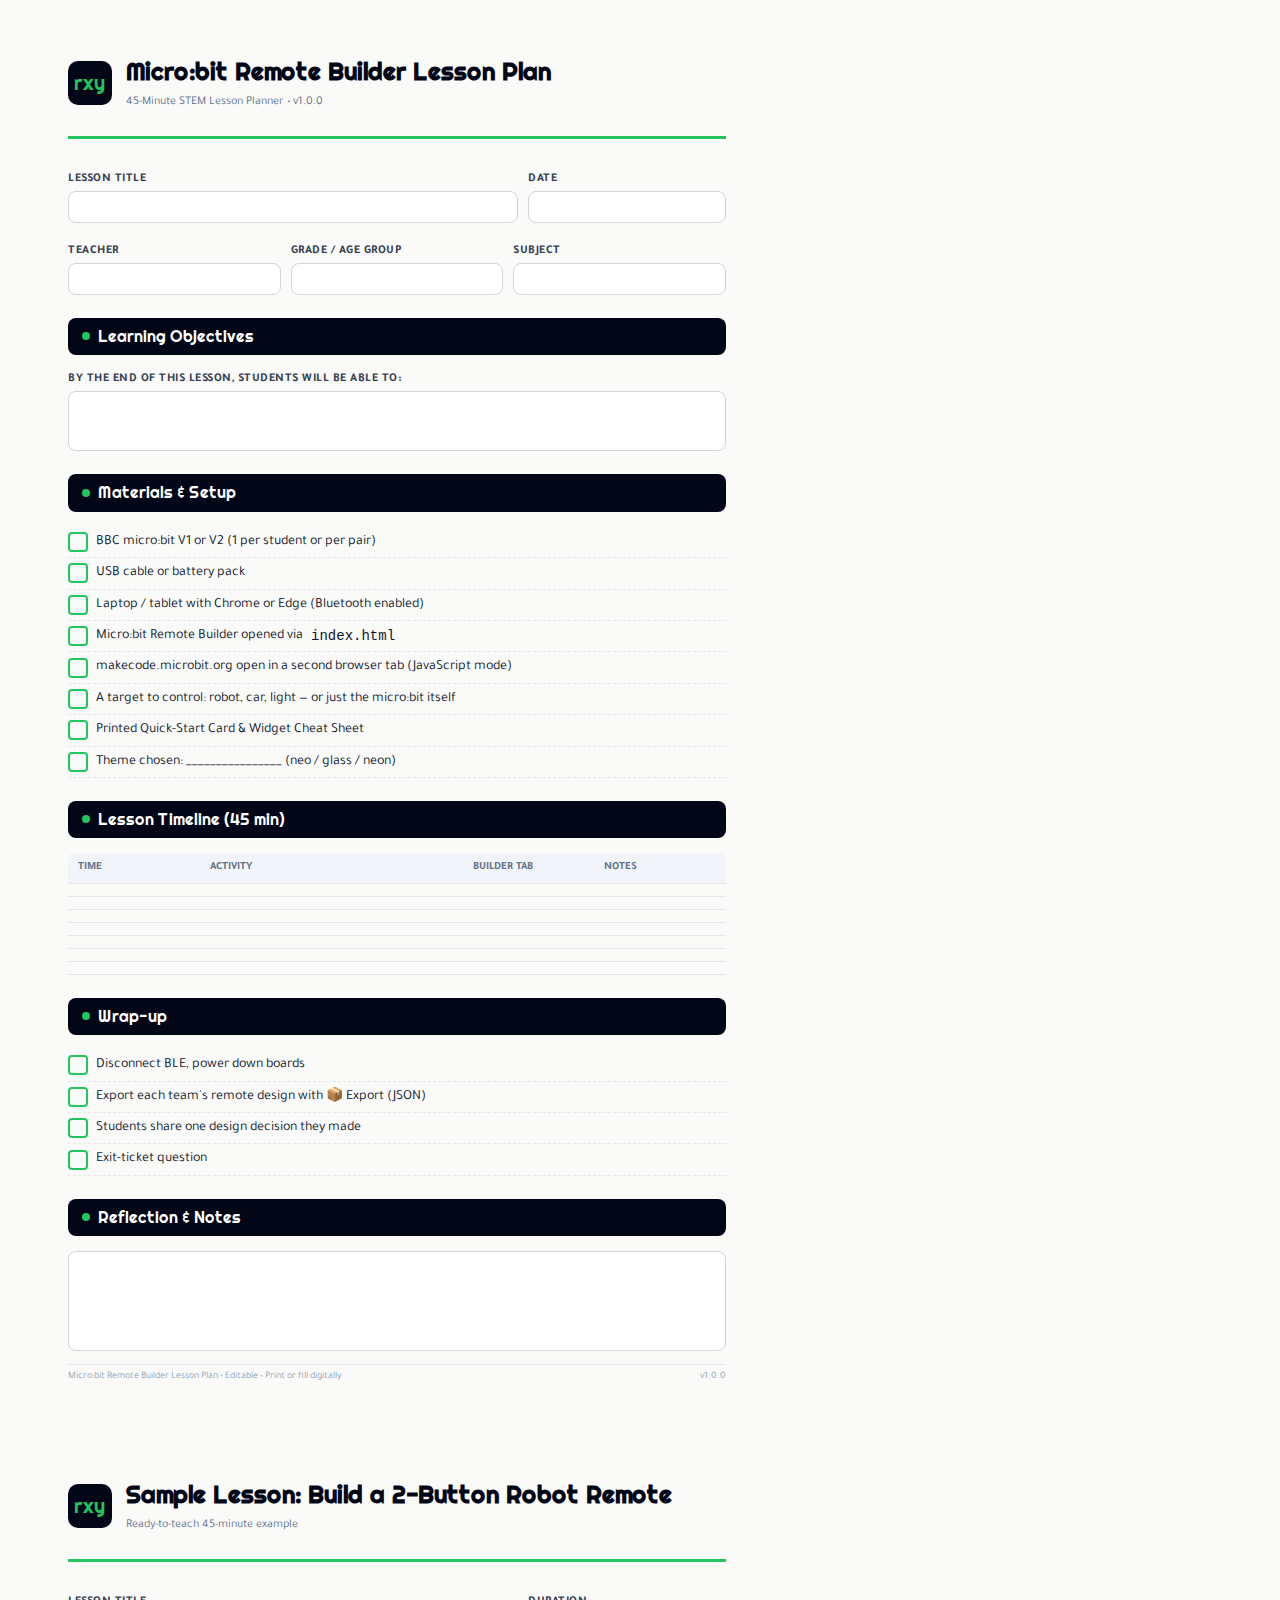
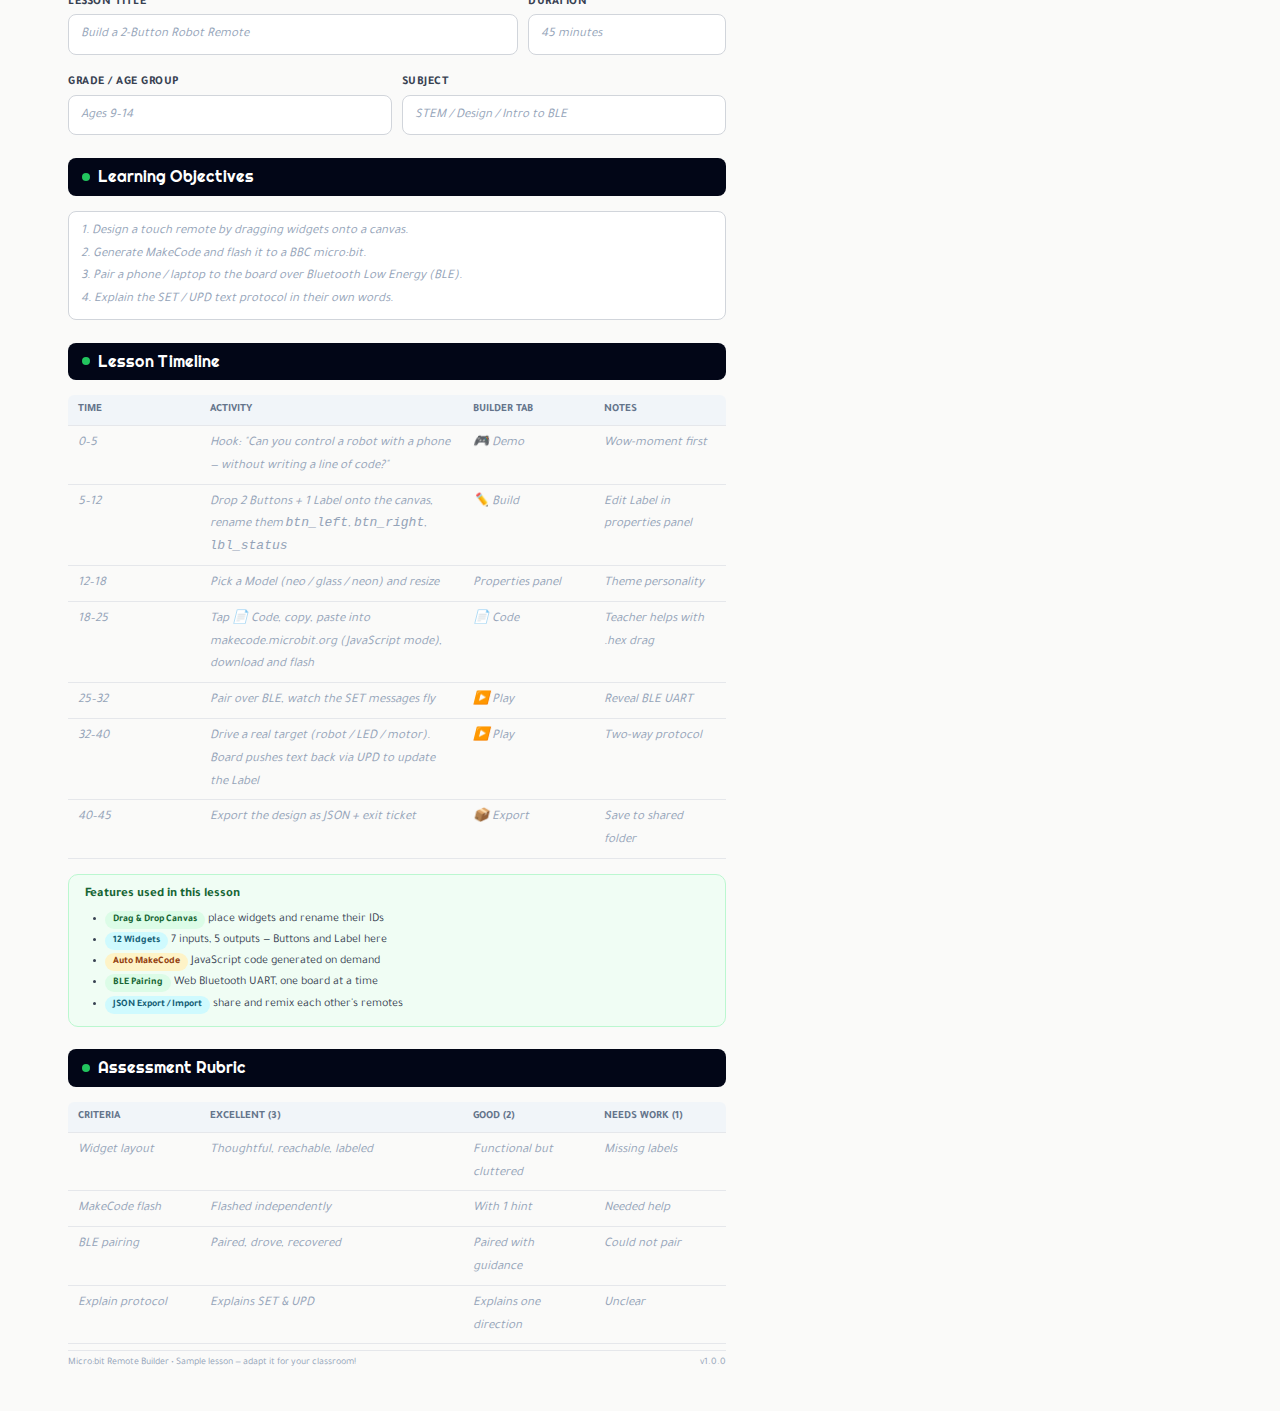
<file: etsy-package/lesson-plan-template.html>
<!DOCTYPE html>
<html lang="en">
<head>
<meta charset="UTF-8">
<title>Micro:bit Remote Builder Lesson Plan Template</title>
<style>
  @import url('https://fonts.googleapis.com/css2?family=Righteous&family=Orbitron:wght@500&family=Tajawal:wght@400;500;700&display=swap');
  * { margin: 0; padding: 0; box-sizing: border-box; }
  @page { size: A4 portrait; margin: 0; }
  body { width: 210mm; font-family: 'Tajawal', sans-serif; background: #fafaf9; color: #0f172a; line-height: 1.6; font-size: 14px; }

  .page { width: 210mm; min-height: 297mm; padding: 14mm 18mm; position: relative; page-break-after: always; }

  .header { display: flex; align-items: center; gap: 14px; margin-bottom: 8mm; padding-bottom: 6mm; border-bottom: 3px solid #22c55e; }
  .header-logo { width: 44px; height: 44px; background: #020617; border-radius: 10px; display: flex; align-items: center; justify-content: center; }
  .header-logo span { font-family: 'Righteous', sans-serif; font-size: 20px; color: #22c55e; }
  .header-text h1 { font-family: 'Righteous', sans-serif; font-size: 24px; color: #020617; }
  .header-text span { font-size: 12px; color: #64748b; }

  .field { margin-bottom: 5mm; }
  .field-row { display: flex; gap: 10px; margin-bottom: 5mm; }
  .field-row .field { flex: 1; margin-bottom: 0; }
  label { font-weight: 700; font-size: 12px; color: #374151; text-transform: uppercase; letter-spacing: .5px; display: block; margin-bottom: 2px; }
  .input {
    width: 100%; border: 1px solid #d1d5db; border-radius: 8px;
    padding: 8px 12px; font-size: 14px; min-height: 32px; background: #fff;
    font-family: 'Tajawal', sans-serif; color: #1e293b;
  }
  .input-tall { min-height: 60px; }
  .input-xl { min-height: 100px; }

  .section {
    font-family: 'Righteous', sans-serif; font-size: 16px; color: #fff;
    background: #020617; padding: 6px 14px; border-radius: 8px;
    margin: 6mm 0 4mm; display: flex; align-items: center; gap: 8px;
  }
  .section .dot { width: 8px; height: 8px; border-radius: 50%; background: #22c55e; }

  .checklist { list-style: none; margin: 3mm 0; }
  .checklist li {
    display: flex; align-items: center; gap: 8px; padding: 4px 0;
    border-bottom: 1px dashed #e5e7eb;
  }
  .checklist li::before {
    content: ''; width: 16px; height: 16px; border: 2px solid #22c55e;
    border-radius: 4px; flex-shrink: 0;
  }

  .timeline { margin: 3mm 0; }
  .trow { display: flex; border-bottom: 1px solid #e5e7eb; }
  .trow.thead { font-weight: 700; font-size: 11px; text-transform: uppercase; color: #64748b; background: #f1f5f9; border-radius: 6px 6px 0 0; }
  .trow div { padding: 6px 10px; }
  .tcol-time { width: 20%; }
  .tcol-act { width: 40%; }
  .tcol-tool { width: 20%; }
  .tcol-notes { width: 20%; }

  .callout {
    background: #f0fdf4; border: 1px solid #bbf7d0; border-radius: 10px;
    padding: 10px 16px; margin: 4mm 0;
  }
  .callout h4 { font-size: 13px; color: #166534; margin-bottom: 4px; }
  .callout ul { margin: 0; padding-left: 20px; font-size: 12px; color: #374151; }
  .callout li { margin: 2px 0; }

  .footer { position: absolute; bottom: 10mm; left: 18mm; right: 18mm; display: flex; justify-content: space-between; font-size: 10px; color: #94a3b8; border-top: 1px solid #e5e7eb; padding-top: 4px; }

  .sample { color: #94a3b8; font-style: italic; font-size: 13px; }

  .pill { display: inline-block; padding: 1px 8px; border-radius: 10px; font-size: 10px; font-weight: 700; }
  .pg { background: #dcfce7; color: #166534; }
  .pb { background: #cffafe; color: #155e75; }
  .py { background: #fef3c7; color: #92400e; }
</style>
</head>
<body>

<!-- PAGE 1: Template -->
<div class="page">
  <div class="header">
    <div class="header-logo"><span>rxy</span></div>
    <div class="header-text">
      <h1>Micro:bit Remote Builder Lesson Plan</h1>
      <span>45-Minute STEM Lesson Planner &bull; v1.0.0</span>
    </div>
  </div>

  <div class="field-row">
    <div class="field"><label>Lesson Title</label><div class="input"></div></div>
    <div class="field" style="width:30%;flex:none;"><label>Date</label><div class="input"></div></div>
  </div>
  <div class="field-row">
    <div class="field"><label>Teacher</label><div class="input"></div></div>
    <div class="field"><label>Grade / Age Group</label><div class="input"></div></div>
    <div class="field"><label>Subject</label><div class="input"></div></div>
  </div>

  <div class="section"><div class="dot"></div> Learning Objectives</div>
  <div class="field"><label>By the end of this lesson, students will be able to:</label><div class="input input-tall"></div></div>

  <div class="section"><div class="dot"></div> Materials &amp; Setup</div>
  <ul class="checklist">
    <li>BBC micro:bit V1 or V2 (1 per student or per pair)</li>
    <li>USB cable or battery pack</li>
    <li>Laptop / tablet with Chrome or Edge (Bluetooth enabled)</li>
    <li>Micro:bit Remote Builder opened via <code>index.html</code></li>
    <li>makecode.microbit.org open in a second browser tab (JavaScript mode)</li>
    <li>A target to control: robot, car, light — or just the micro:bit itself</li>
    <li>Printed Quick-Start Card &amp; Widget Cheat Sheet</li>
    <li>Theme chosen: ________________ (neo / glass / neon)</li>
  </ul>

  <div class="section"><div class="dot"></div> Lesson Timeline (45 min)</div>
  <div class="timeline">
    <div class="trow thead">
      <div class="tcol-time">Time</div>
      <div class="tcol-act">Activity</div>
      <div class="tcol-tool">Builder Tab</div>
      <div class="tcol-notes">Notes</div>
    </div>
    <div class="trow"><div class="tcol-time"></div><div class="tcol-act"></div><div class="tcol-tool"></div><div class="tcol-notes"></div></div>
    <div class="trow"><div class="tcol-time"></div><div class="tcol-act"></div><div class="tcol-tool"></div><div class="tcol-notes"></div></div>
    <div class="trow"><div class="tcol-time"></div><div class="tcol-act"></div><div class="tcol-tool"></div><div class="tcol-notes"></div></div>
    <div class="trow"><div class="tcol-time"></div><div class="tcol-act"></div><div class="tcol-tool"></div><div class="tcol-notes"></div></div>
    <div class="trow"><div class="tcol-time"></div><div class="tcol-act"></div><div class="tcol-tool"></div><div class="tcol-notes"></div></div>
    <div class="trow"><div class="tcol-time"></div><div class="tcol-act"></div><div class="tcol-tool"></div><div class="tcol-notes"></div></div>
    <div class="trow"><div class="tcol-time"></div><div class="tcol-act"></div><div class="tcol-tool"></div><div class="tcol-notes"></div></div>
  </div>

  <div class="section"><div class="dot"></div> Wrap-up</div>
  <ul class="checklist">
    <li>Disconnect BLE, power down boards</li>
    <li>Export each team's remote design with 📦 Export (JSON)</li>
    <li>Students share one design decision they made</li>
    <li>Exit-ticket question</li>
  </ul>

  <div class="section"><div class="dot"></div> Reflection &amp; Notes</div>
  <div class="field"><div class="input input-xl"></div></div>

  <div class="footer">
    <span>Micro:bit Remote Builder Lesson Plan &bull; Editable &bull; Print or fill digitally</span>
    <span>v1.0.0</span>
  </div>
</div>

<!-- PAGE 2: Sample lesson -->
<div class="page">
  <div class="header">
    <div class="header-logo"><span>rxy</span></div>
    <div class="header-text">
      <h1>Sample Lesson: Build a 2-Button Robot Remote</h1>
      <span>Ready-to-teach 45-minute example</span>
    </div>
  </div>

  <div class="field-row">
    <div class="field"><label>Lesson Title</label><div class="input"><span class="sample">Build a 2-Button Robot Remote</span></div></div>
    <div class="field" style="width:30%;flex:none;"><label>Duration</label><div class="input"><span class="sample">45 minutes</span></div></div>
  </div>
  <div class="field-row">
    <div class="field"><label>Grade / Age Group</label><div class="input"><span class="sample">Ages 9&ndash;14</span></div></div>
    <div class="field"><label>Subject</label><div class="input"><span class="sample">STEM / Design / Intro to BLE</span></div></div>
  </div>

  <div class="section"><div class="dot"></div> Learning Objectives</div>
  <div class="field"><div class="input input-tall"><span class="sample">1. Design a touch remote by dragging widgets onto a canvas.<br>2. Generate MakeCode and flash it to a BBC micro:bit.<br>3. Pair a phone / laptop to the board over Bluetooth Low Energy (BLE).<br>4. Explain the SET / UPD text protocol in their own words.</span></div></div>

  <div class="section"><div class="dot"></div> Lesson Timeline</div>
  <div class="timeline">
    <div class="trow thead">
      <div class="tcol-time">Time</div>
      <div class="tcol-act">Activity</div>
      <div class="tcol-tool">Builder Tab</div>
      <div class="tcol-notes">Notes</div>
    </div>
    <div class="trow"><div class="tcol-time"><span class="sample">0&ndash;5</span></div><div class="tcol-act"><span class="sample">Hook: "Can you control a robot with a phone — without writing a line of code?"</span></div><div class="tcol-tool"><span class="sample">🎮 Demo</span></div><div class="tcol-notes"><span class="sample">Wow-moment first</span></div></div>
    <div class="trow"><div class="tcol-time"><span class="sample">5&ndash;12</span></div><div class="tcol-act"><span class="sample">Drop 2 Buttons + 1 Label onto the canvas, rename them <code>btn_left</code>, <code>btn_right</code>, <code>lbl_status</code></span></div><div class="tcol-tool"><span class="sample">✏️ Build</span></div><div class="tcol-notes"><span class="sample">Edit Label in properties panel</span></div></div>
    <div class="trow"><div class="tcol-time"><span class="sample">12&ndash;18</span></div><div class="tcol-act"><span class="sample">Pick a Model (neo / glass / neon) and resize</span></div><div class="tcol-tool"><span class="sample">Properties panel</span></div><div class="tcol-notes"><span class="sample">Theme personality</span></div></div>
    <div class="trow"><div class="tcol-time"><span class="sample">18&ndash;25</span></div><div class="tcol-act"><span class="sample">Tap 📄 Code, copy, paste into makecode.microbit.org (JavaScript mode), download and flash</span></div><div class="tcol-tool"><span class="sample">📄 Code</span></div><div class="tcol-notes"><span class="sample">Teacher helps with .hex drag</span></div></div>
    <div class="trow"><div class="tcol-time"><span class="sample">25&ndash;32</span></div><div class="tcol-act"><span class="sample">Pair over BLE, watch the SET messages fly</span></div><div class="tcol-tool"><span class="sample">▶️ Play</span></div><div class="tcol-notes"><span class="sample">Reveal BLE UART</span></div></div>
    <div class="trow"><div class="tcol-time"><span class="sample">32&ndash;40</span></div><div class="tcol-act"><span class="sample">Drive a real target (robot / LED / motor). Board pushes text back via UPD to update the Label</span></div><div class="tcol-tool"><span class="sample">▶️ Play</span></div><div class="tcol-notes"><span class="sample">Two-way protocol</span></div></div>
    <div class="trow"><div class="tcol-time"><span class="sample">40&ndash;45</span></div><div class="tcol-act"><span class="sample">Export the design as JSON + exit ticket</span></div><div class="tcol-tool"><span class="sample">📦 Export</span></div><div class="tcol-notes"><span class="sample">Save to shared folder</span></div></div>
  </div>

  <div class="callout">
    <h4>Features used in this lesson</h4>
    <ul>
      <li><span class="pill pg">Drag &amp; Drop Canvas</span> place widgets and rename their IDs</li>
      <li><span class="pill pb">12 Widgets</span> 7 inputs, 5 outputs — Buttons and Label here</li>
      <li><span class="pill py">Auto MakeCode</span> JavaScript code generated on demand</li>
      <li><span class="pill pg">BLE Pairing</span> Web Bluetooth UART, one board at a time</li>
      <li><span class="pill pb">JSON Export / Import</span> share and remix each other's remotes</li>
    </ul>
  </div>

  <div class="section"><div class="dot"></div> Assessment Rubric</div>
  <div class="timeline">
    <div class="trow thead">
      <div class="tcol-time">Criteria</div>
      <div class="tcol-act">Excellent (3)</div>
      <div class="tcol-tool">Good (2)</div>
      <div class="tcol-notes">Needs Work (1)</div>
    </div>
    <div class="trow"><div class="tcol-time"><span class="sample">Widget layout</span></div><div class="tcol-act"><span class="sample">Thoughtful, reachable, labeled</span></div><div class="tcol-tool"><span class="sample">Functional but cluttered</span></div><div class="tcol-notes"><span class="sample">Missing labels</span></div></div>
    <div class="trow"><div class="tcol-time"><span class="sample">MakeCode flash</span></div><div class="tcol-act"><span class="sample">Flashed independently</span></div><div class="tcol-tool"><span class="sample">With 1 hint</span></div><div class="tcol-notes"><span class="sample">Needed help</span></div></div>
    <div class="trow"><div class="tcol-time"><span class="sample">BLE pairing</span></div><div class="tcol-act"><span class="sample">Paired, drove, recovered</span></div><div class="tcol-tool"><span class="sample">Paired with guidance</span></div><div class="tcol-notes"><span class="sample">Could not pair</span></div></div>
    <div class="trow"><div class="tcol-time"><span class="sample">Explain protocol</span></div><div class="tcol-act"><span class="sample">Explains SET &amp; UPD</span></div><div class="tcol-tool"><span class="sample">Explains one direction</span></div><div class="tcol-notes"><span class="sample">Unclear</span></div></div>
  </div>

  <div class="footer">
    <span>Micro:bit Remote Builder &bull; Sample lesson &mdash; adapt it for your classroom!</span>
    <span>v1.0.0</span>
  </div>
</div>

</body>
</html>
</file>
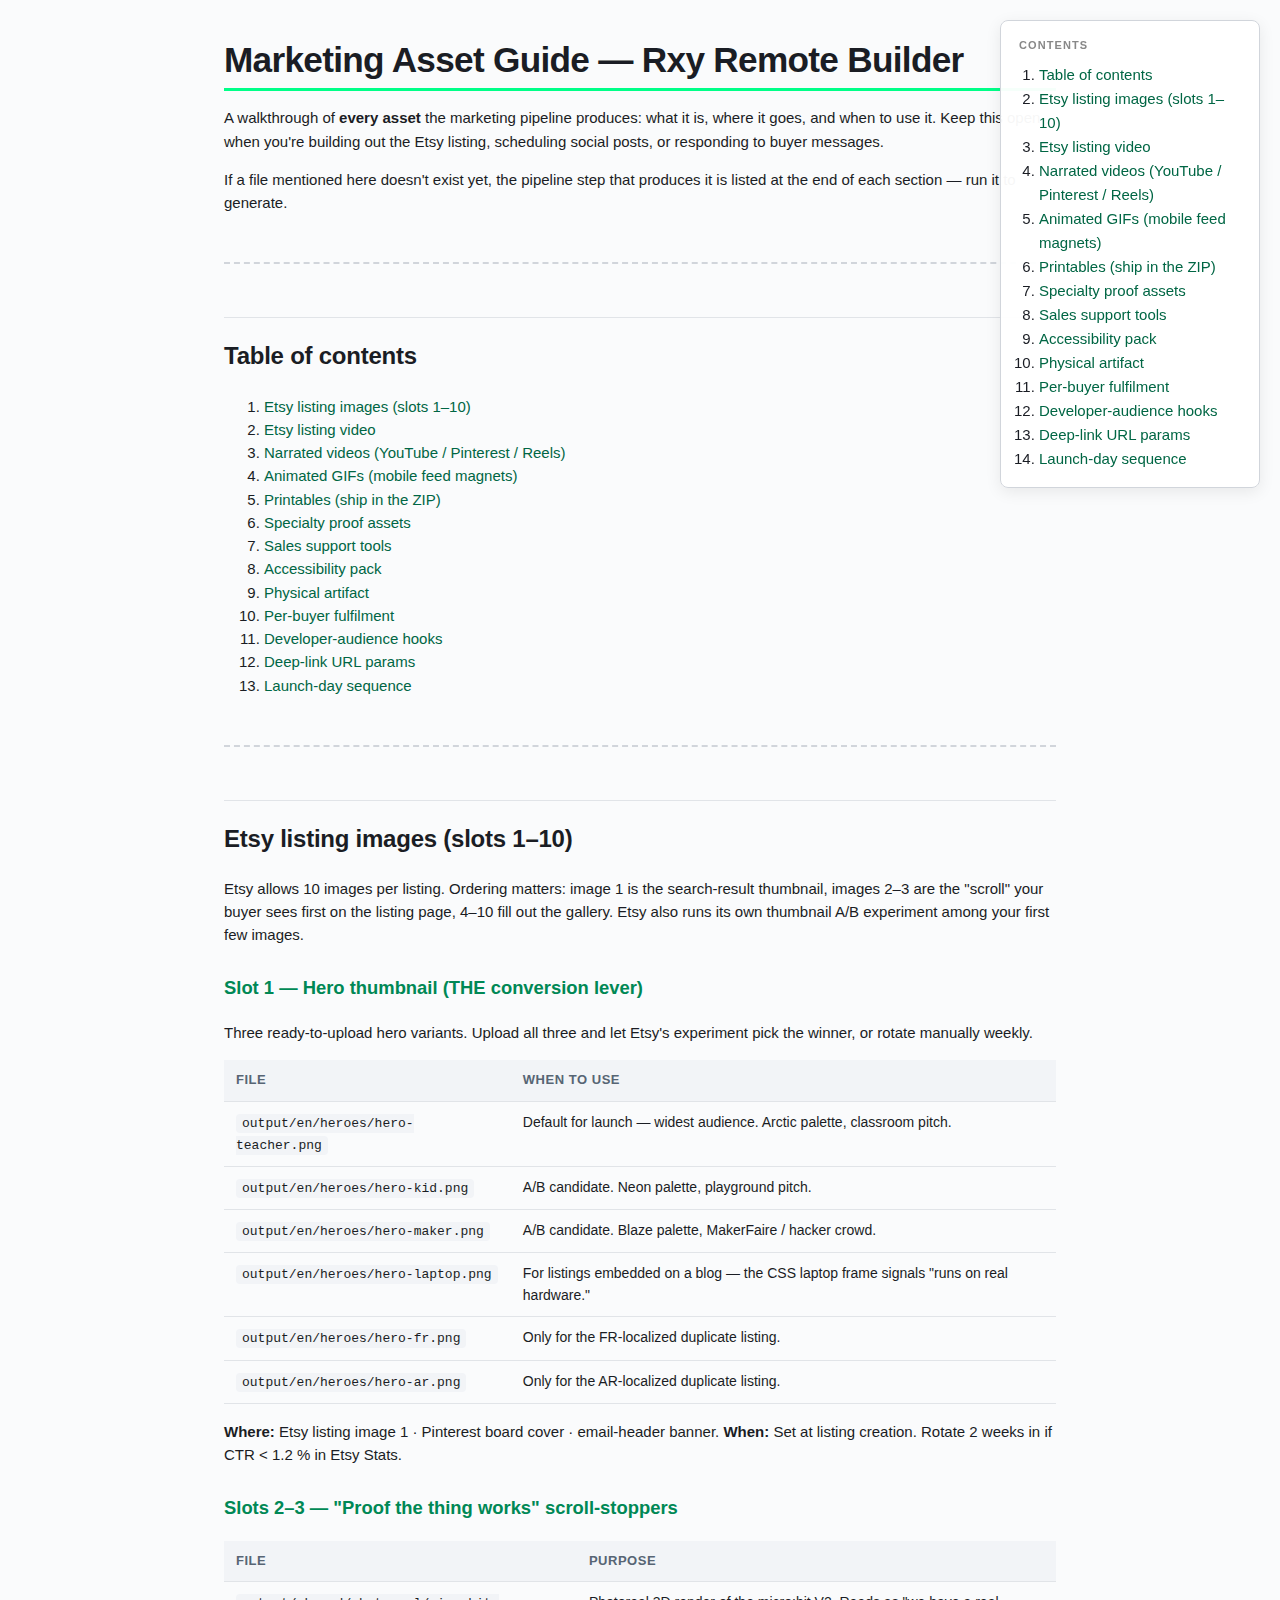
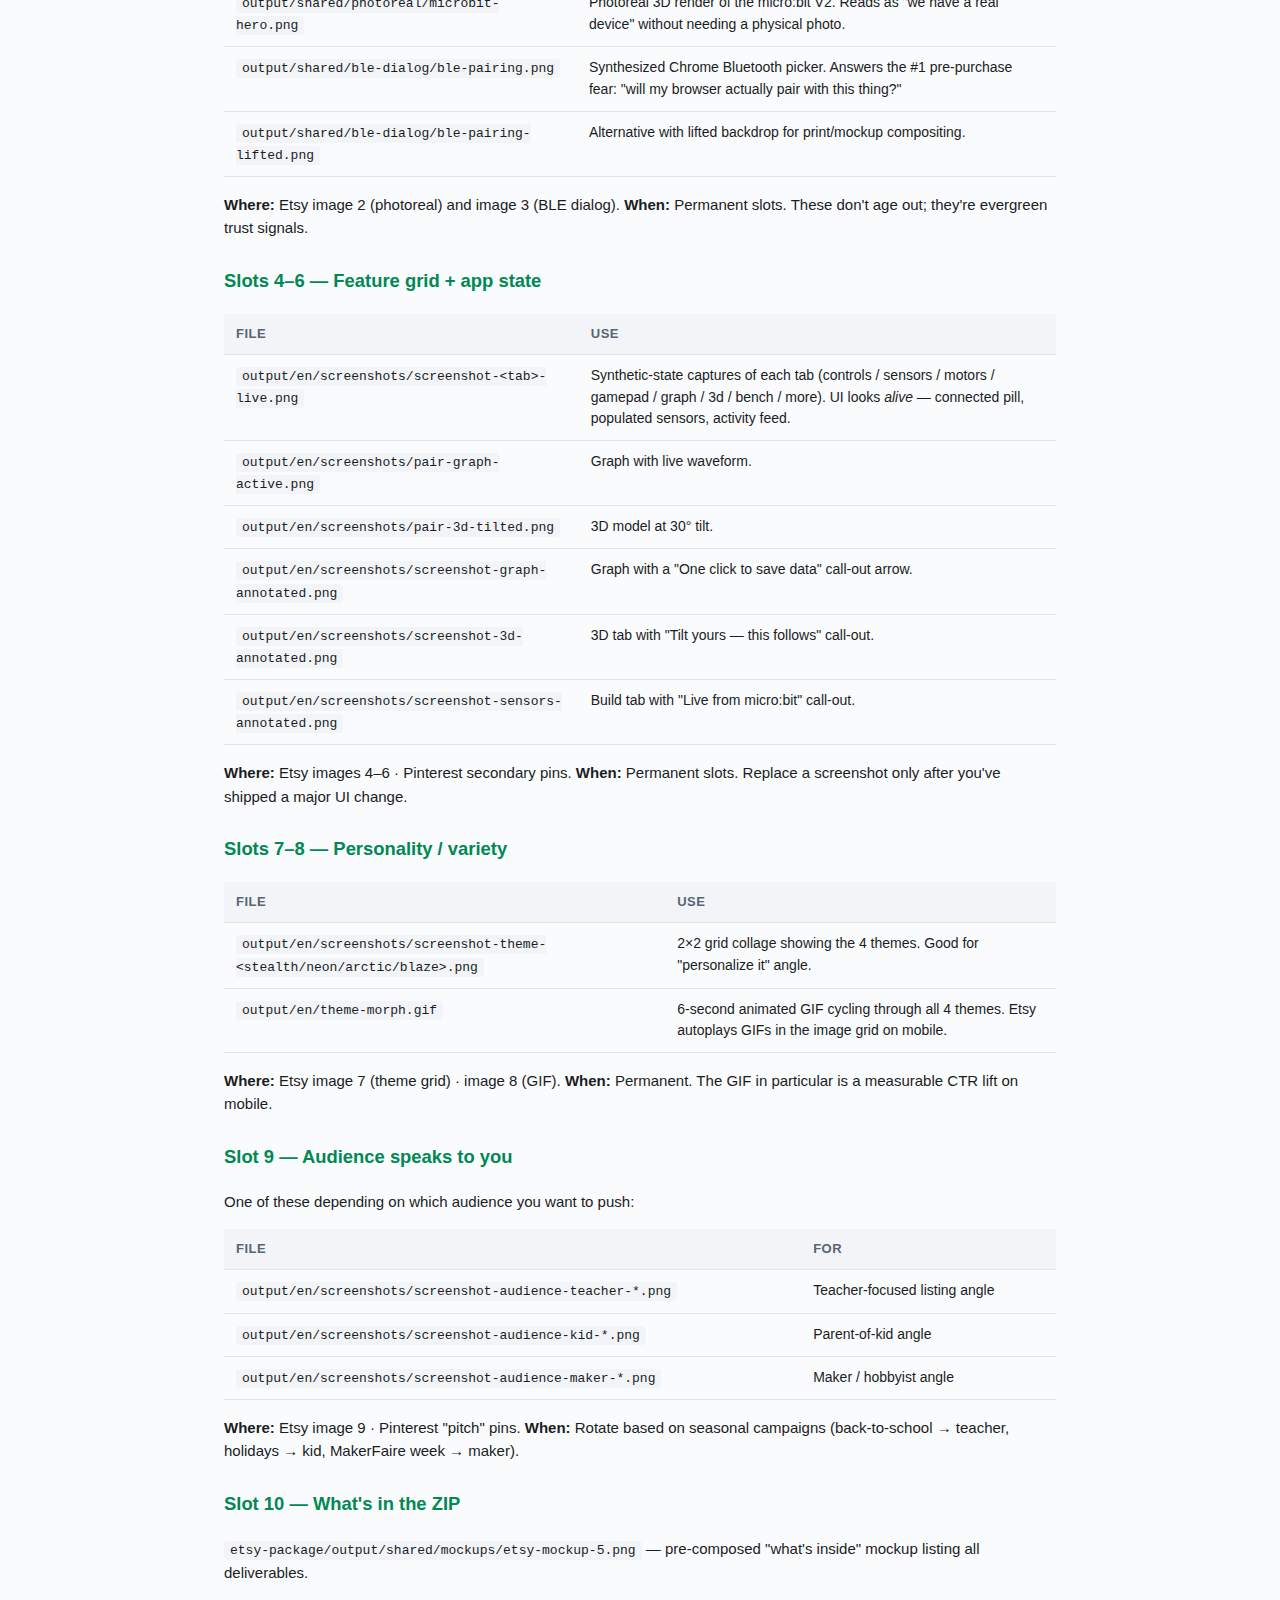
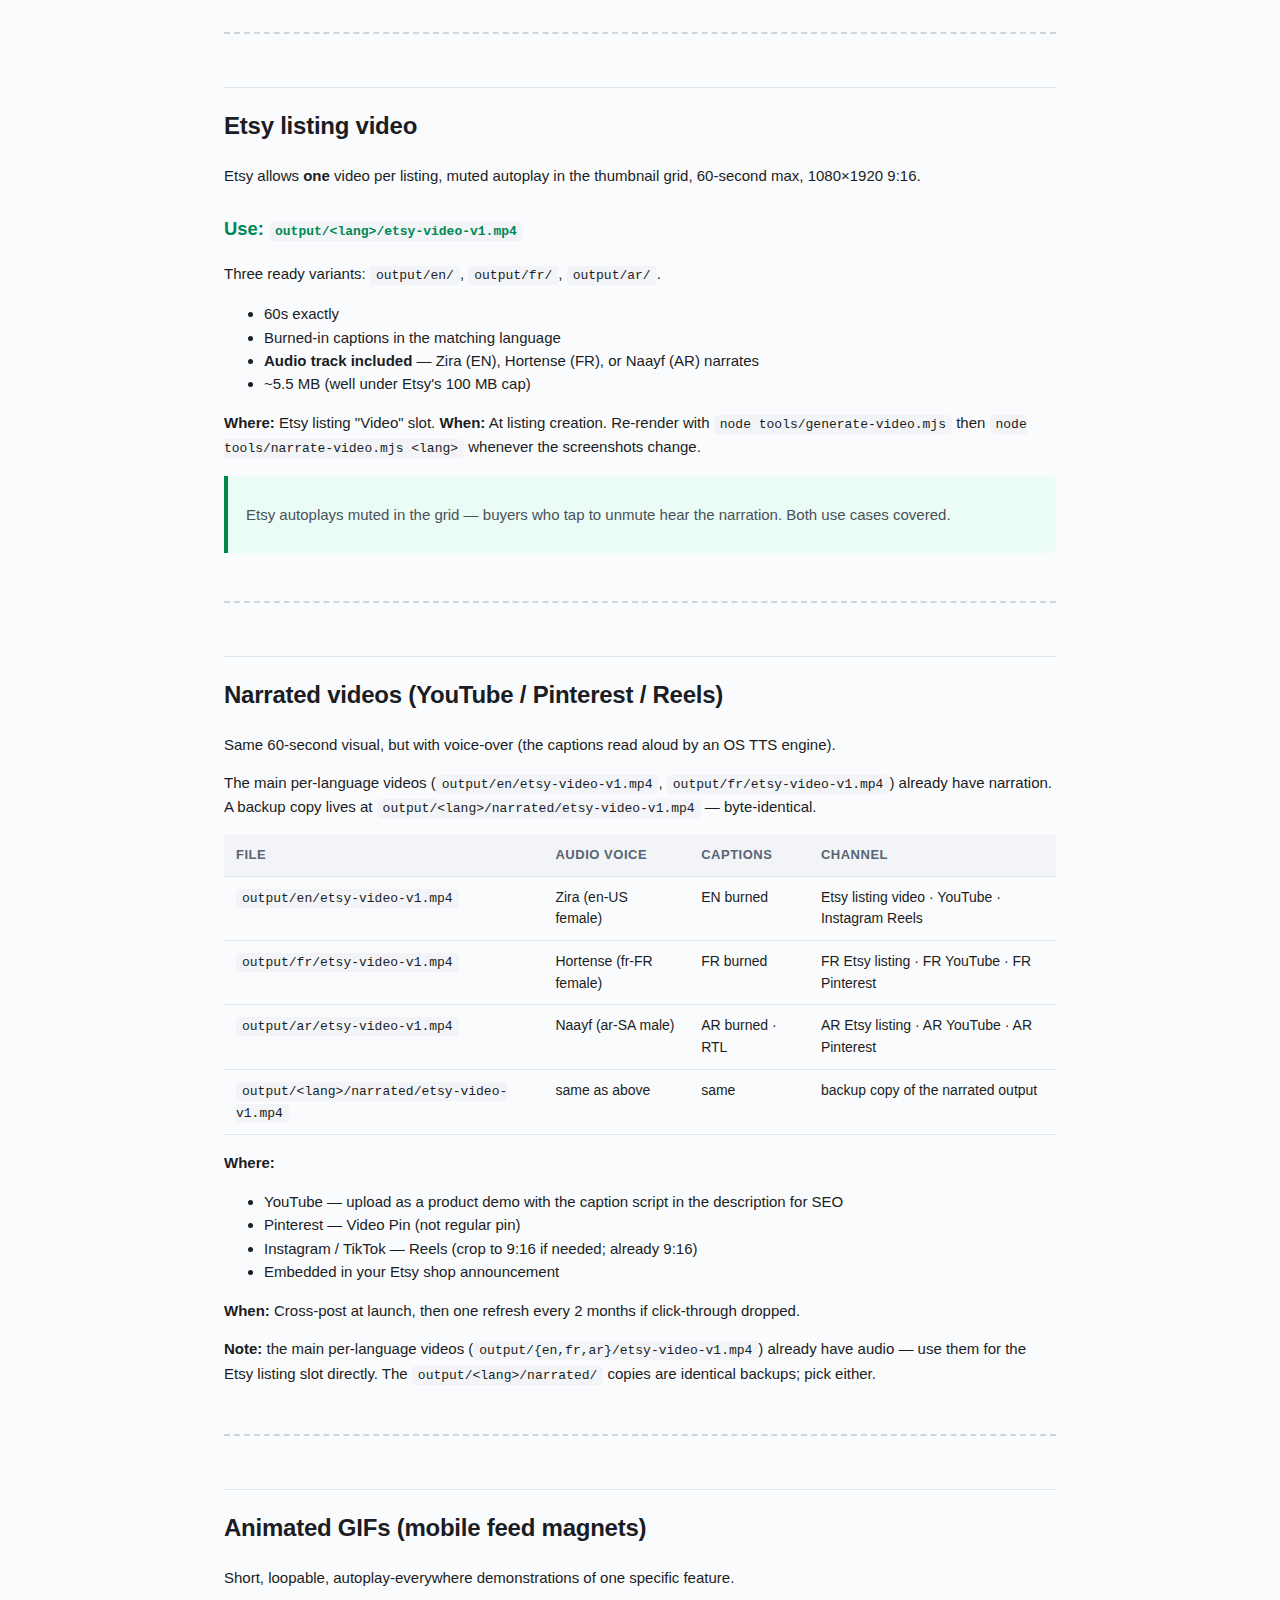
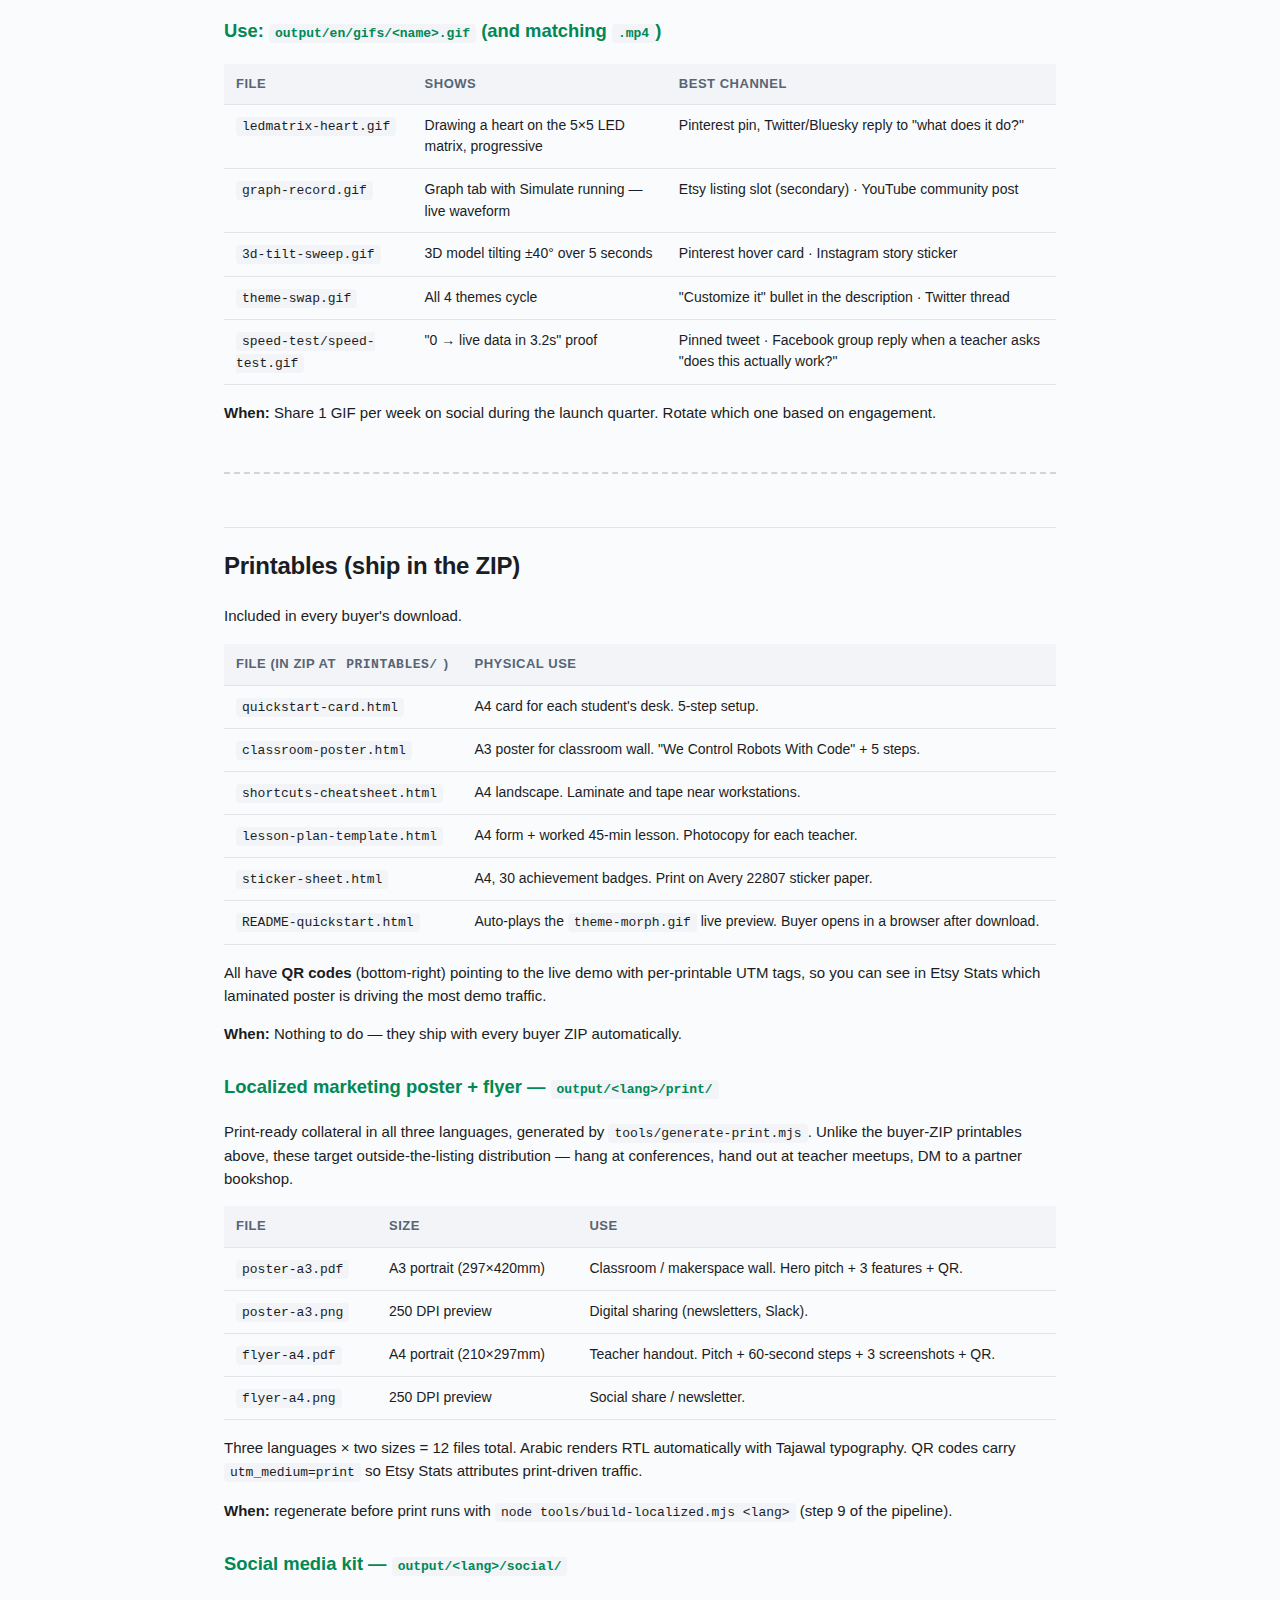
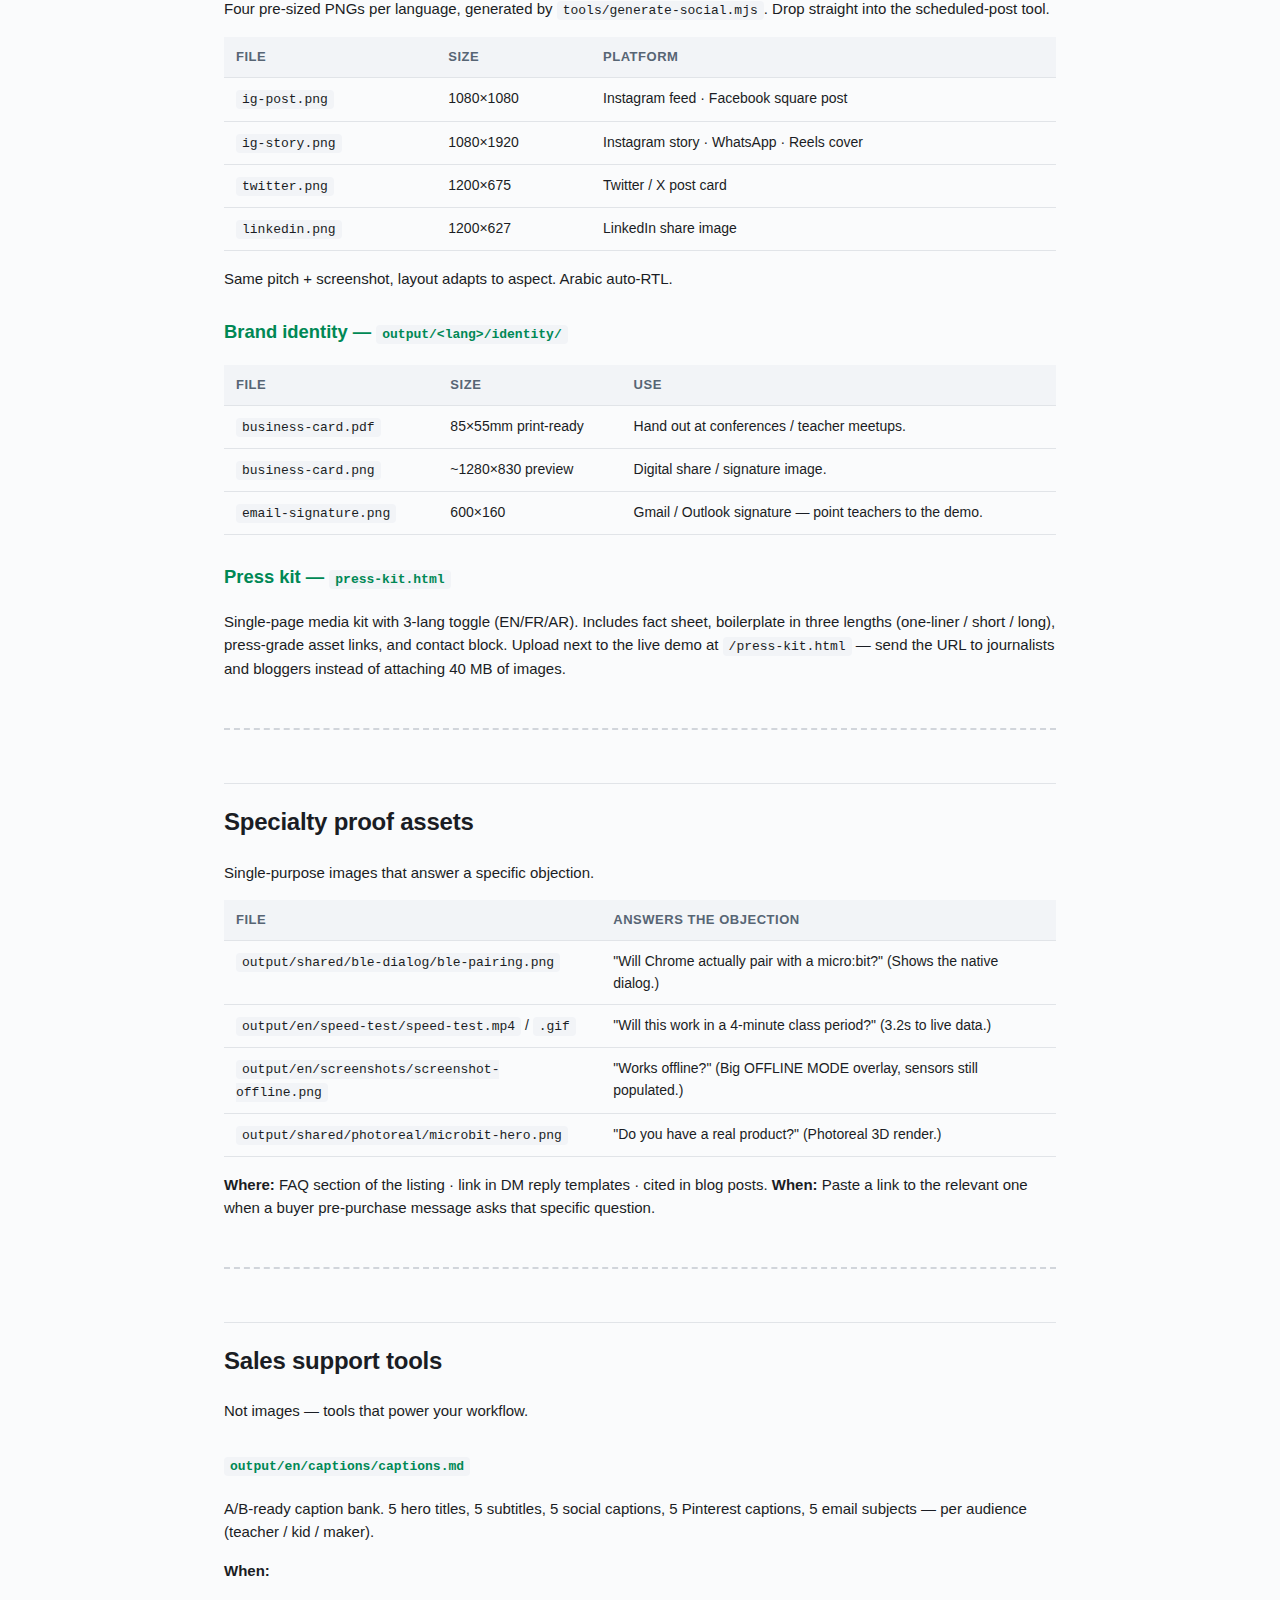
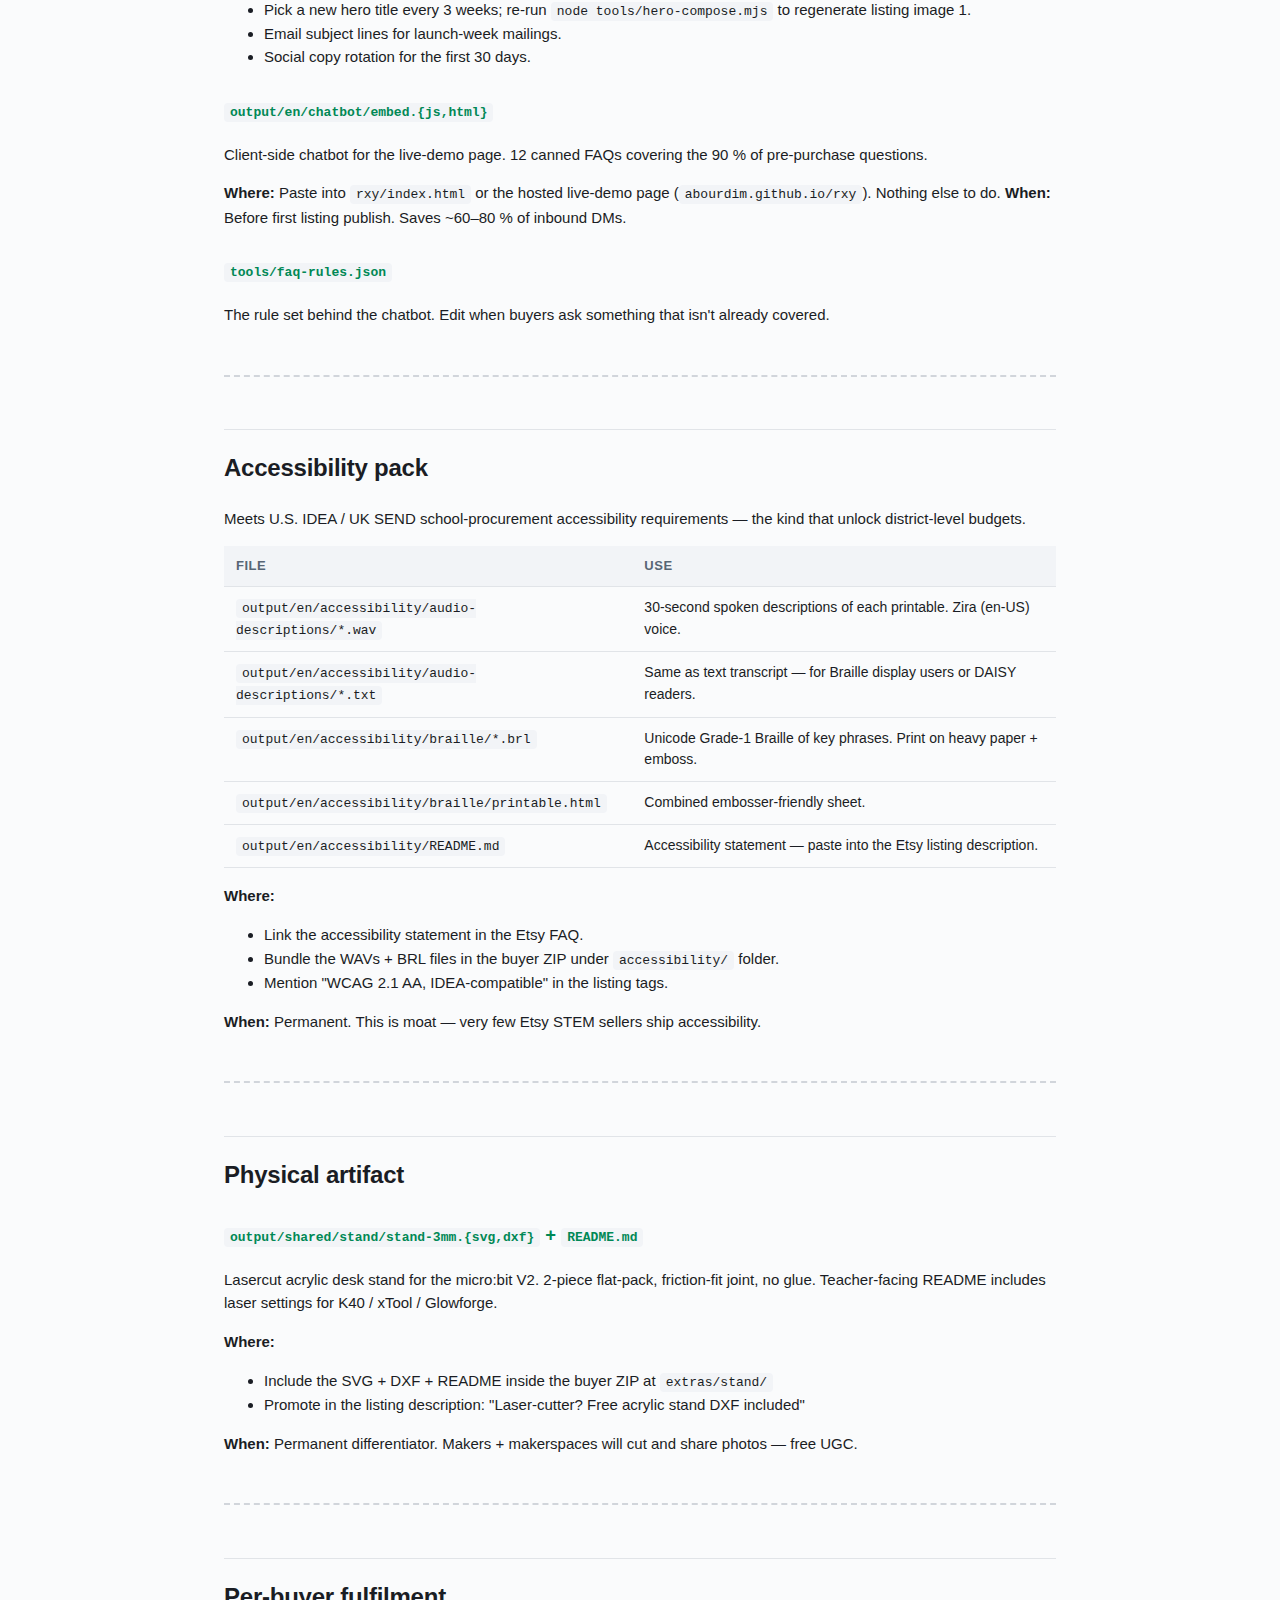
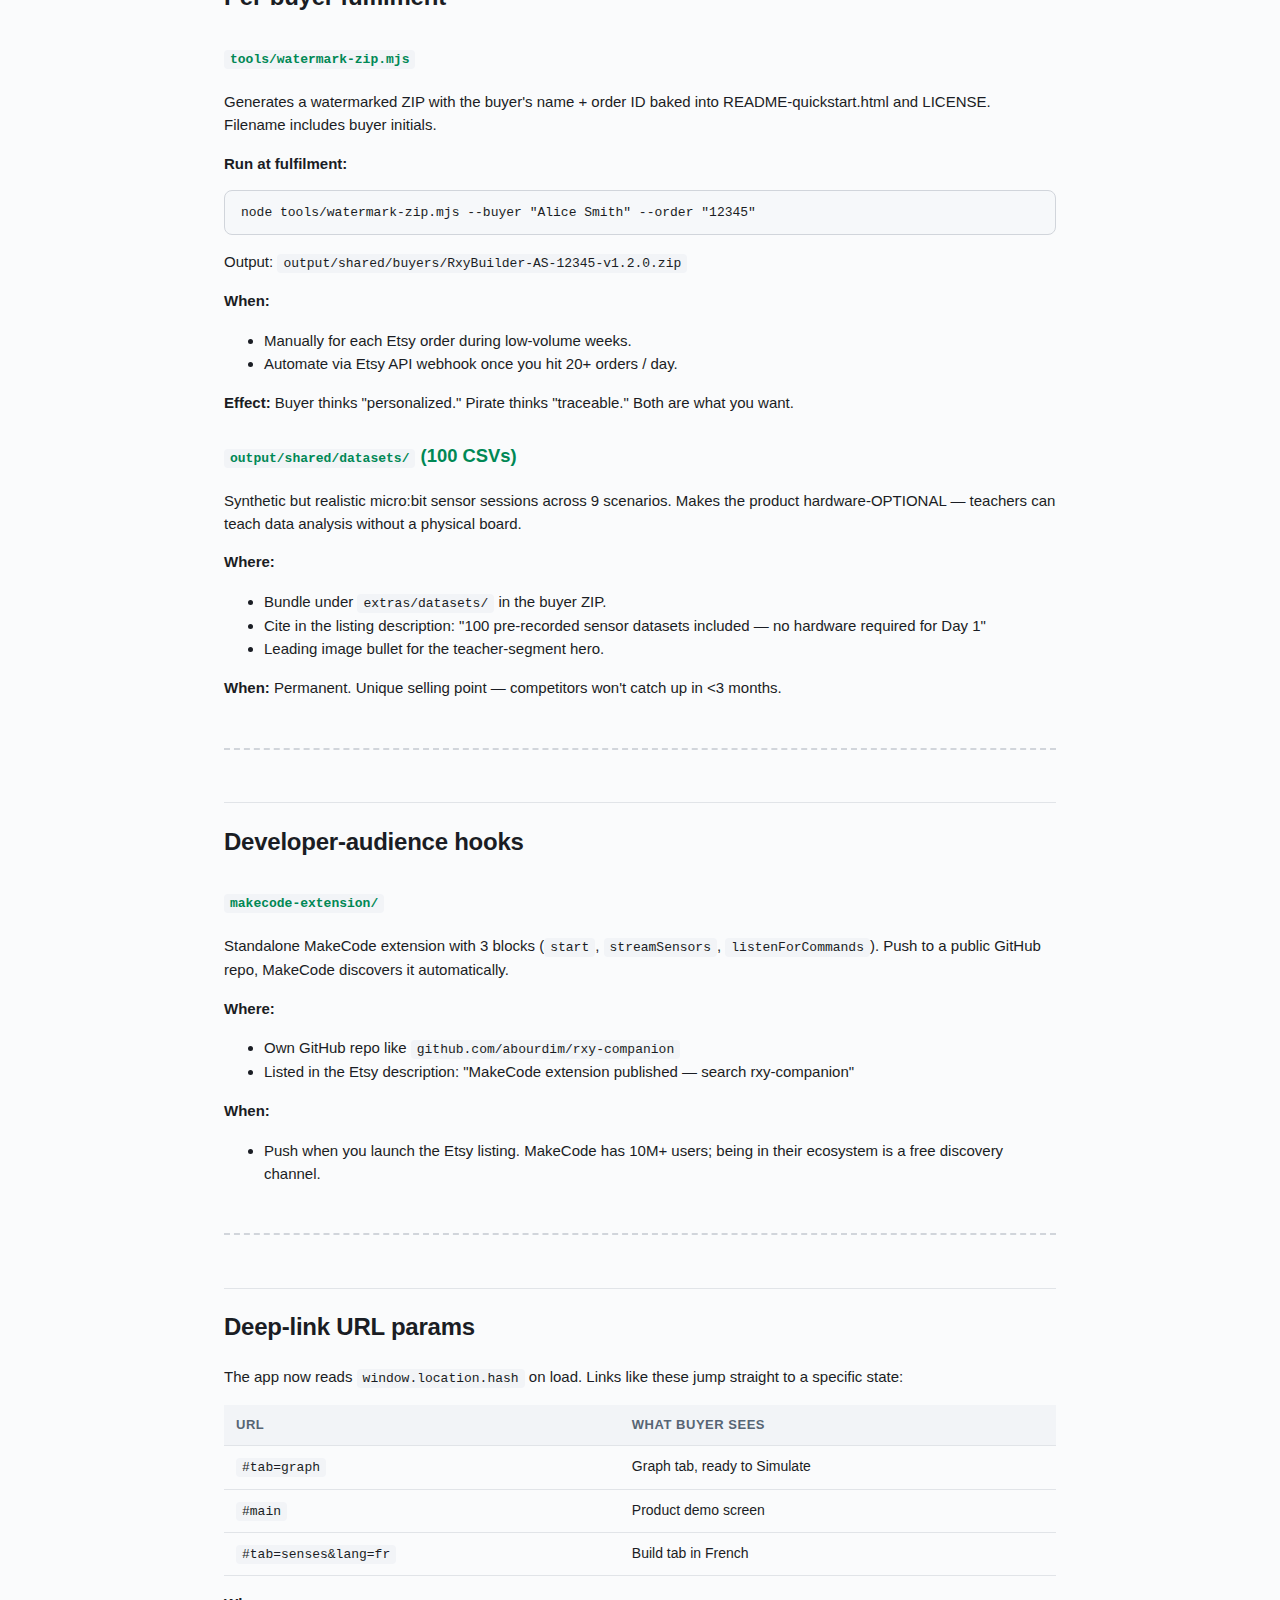
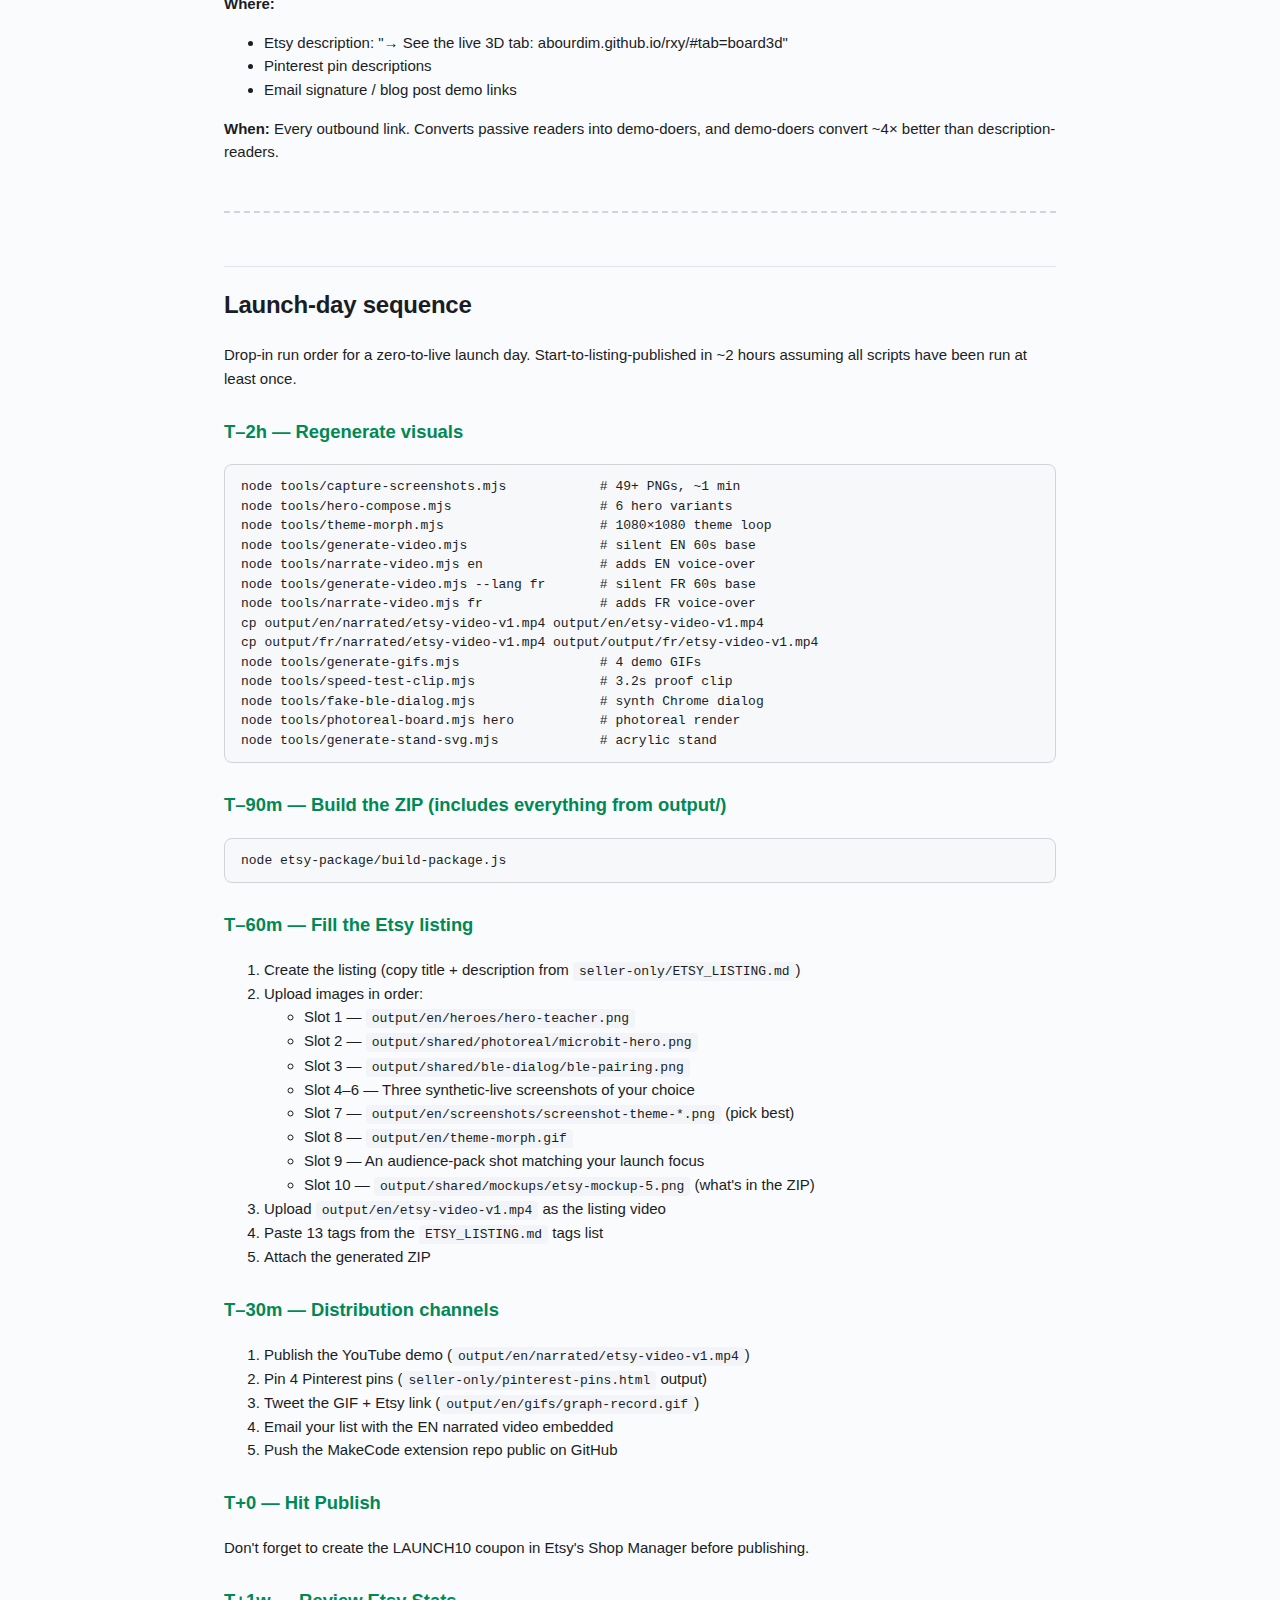
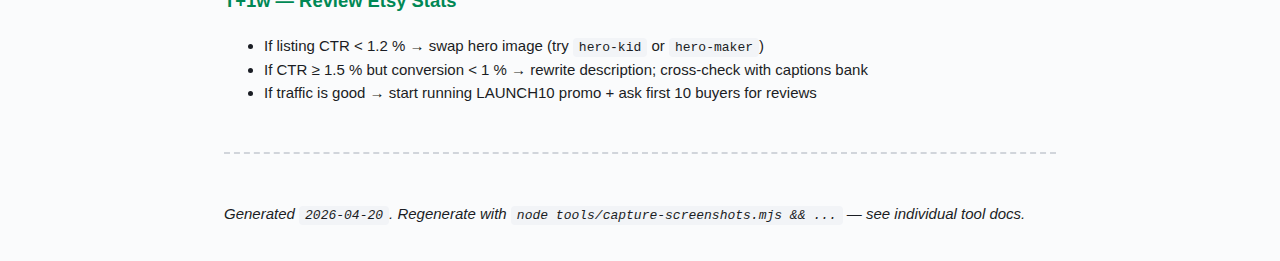
<file: etsy-package/MARKETING-GUIDE.html>
<!DOCTYPE html>
<html lang="en" dir="ltr">
<head>
<meta charset="UTF-8">
<meta name="viewport" content="width=device-width, initial-scale=1">
<title>MARKETING GUIDE — rxy</title>

<style>
  :root { color-scheme: light dark; }
  * { box-sizing: border-box; }
  body {
    font-family: -apple-system, BlinkMacSystemFont, 'Segoe UI', Roboto, sans-serif;
    max-width: 880px;
    margin: 0 auto;
    padding: 40px 24px 80px;
    line-height: 1.55;
    color: #1a1d24;
    background: #fafbfc;
  }
  body[dir="rtl"] {
    font-family: 'Tajawal', -apple-system, Segoe UI, sans-serif;
    direction: rtl;
    text-align: right;
  }
  @media (prefers-color-scheme: dark) {
    body { background: #0a0e12; color: #e8ecef; }
    a { color: #00ff88; }
    code { background: #161b22; }
    pre { background: #161b22; border-color: #30363d; }
    table th { background: #161b22; }
    blockquote { border-color: #30363d; color: #9ca3af; }
    hr { border-color: #30363d; }
  }
  h1 {
    font-size: 2.2em;
    letter-spacing: -0.02em;
    line-height: 1.15;
    margin: 0 0 8px;
    padding-bottom: 8px;
    border-bottom: 3px solid #00ff88;
  }
  h2 {
    font-size: 1.5em;
    margin-top: 2.2em;
    padding-top: 0.8em;
    border-top: 1px solid #e1e4e8;
    letter-spacing: -0.01em;
  }
  h3 {
    font-size: 1.15em;
    margin-top: 1.5em;
    color: #008855;
  }
  @media (prefers-color-scheme: dark) {
    h2 { border-color: #30363d; }
    h3 { color: #00ff88; }
  }
  p, li { font-size: 15px; }
  code {
    background: #f2f4f7;
    padding: 2px 6px;
    border-radius: 4px;
    font-family: 'SF Mono', Menlo, Consolas, monospace;
    font-size: 13px;
  }
  pre {
    background: #f6f8fa;
    border: 1px solid #d1d5db;
    border-radius: 8px;
    padding: 12px 16px;
    overflow-x: auto;
    font-size: 13px;
    line-height: 1.5;
  }
  pre code { background: none; padding: 0; font-size: inherit; }
  table {
    width: 100%;
    border-collapse: collapse;
    margin: 16px 0;
    font-size: 14px;
  }
  th, td {
    text-align: left;
    padding: 10px 12px;
    border-bottom: 1px solid #e1e4e8;
    vertical-align: top;
  }
  body[dir="rtl"] th, body[dir="rtl"] td { text-align: right; }
  th {
    background: #f2f4f7;
    font-weight: 700;
    font-size: 13px;
    text-transform: uppercase;
    letter-spacing: 0.04em;
    color: #576574;
  }
  @media (prefers-color-scheme: dark) {
    td, th { border-color: #30363d; }
    th { color: #9ca3af; }
    code { color: #e8ecef; }
  }
  blockquote {
    margin: 16px 0;
    padding: 12px 18px;
    border-left: 4px solid #00884a;
    background: rgba(0, 255, 136, 0.06);
    color: #4a5258;
    border-radius: 0 6px 6px 0;
  }
  body[dir="rtl"] blockquote {
    border-left: 0; border-right: 4px solid #00884a;
    border-radius: 6px 0 0 6px;
  }
  hr { border: 0; border-top: 2px dashed #d1d5db; margin: 3em 0; }
  a { color: #006644; text-decoration: none; border-bottom: 1px solid transparent; }
  a:hover { border-bottom-color: currentColor; }

  .toc-float {
    position: fixed; top: 20px; right: 20px;
    width: 260px; max-height: 80vh; overflow-y: auto;
    background: rgba(255,255,255,0.96); border: 1px solid #d1d5db;
    border-radius: 8px; padding: 16px 18px;
    font-size: 12px; line-height: 1.6;
    box-shadow: 0 4px 16px rgba(0,0,0,0.08);
    display: none;
  }
  body[dir="rtl"] .toc-float { right: auto; left: 20px; font-family: Tajawal, sans-serif; }
  @media (min-width: 1280px) { .toc-float { display: block; } }
  @media (prefers-color-scheme: dark) {
    .toc-float { background: rgba(22,27,34,0.96); border-color: #30363d; }
  }
  .toc-float h4 { margin: 0 0 8px; font-size: 11px; text-transform: uppercase; letter-spacing: 0.1em; color: #888; }
  .toc-float ol { margin: 0; padding-left: 20px; }
  body[dir="rtl"] .toc-float ol { padding-left: 0; padding-right: 20px; }

  .sibling-bar {
    display: flex; gap: 6px; flex-wrap: wrap;
    margin-bottom: 20px;
    font-size: 11px;
  }
  .sibling-bar a {
    background: rgba(0,136,85,0.08); border: 1px solid rgba(0,136,85,0.25);
    padding: 4px 10px; border-radius: 999px;
    font-weight: 600; letter-spacing: 0.04em;
  }
  @media (prefers-color-scheme: dark) {
    .sibling-bar a { background: rgba(0,255,136,0.08); border-color: rgba(0,255,136,0.25); }
  }

  @media print {
    body { background: #fff; color: #000; max-width: none; padding: 10mm; font-size: 11pt; }
    h1, h2, h3 { page-break-after: avoid; break-after: avoid; }
    tr, pre, blockquote { page-break-inside: avoid; break-inside: avoid; }
    .toc-float, .sibling-bar { display: none; }
    a { color: #000; border-bottom: none; }
  }
</style>
</head>
<body dir="ltr">


<nav class="toc-float" aria-label="Quick contents">
  <h4>Contents</h4>
  <ol>
    <li><a href="#table-of-contents">Table of contents</a></li>
    <li><a href="#etsy-listing-images-slots-110">Etsy listing images (slots
1–10)</a></li>
    <li><a href="#etsy-listing-video">Etsy listing video</a></li>
    <li><a href="#narrated-videos-youtube--pinterest--reels">Narrated videos
(YouTube / Pinterest / Reels)</a></li>
    <li><a href="#animated-gifs-mobile-feed-magnets">Animated GIFs (mobile feed
magnets)</a></li>
    <li><a href="#printables-ship-in-the-zip">Printables (ship in the ZIP)</a></li>
    <li><a href="#specialty-proof-assets">Specialty proof assets</a></li>
    <li><a href="#sales-support-tools">Sales support tools</a></li>
    <li><a href="#accessibility-pack">Accessibility pack</a></li>
    <li><a href="#physical-artifact">Physical artifact</a></li>
    <li><a href="#per-buyer-fulfilment">Per-buyer fulfilment</a></li>
    <li><a href="#developer-audience-hooks">Developer-audience hooks</a></li>
    <li><a href="#deep-link-url-params">Deep-link URL params</a></li>
    <li><a href="#launch-day-sequence">Launch-day sequence</a></li>
  </ol>
</nav>
<main>
<h1 id="marketing-asset-guide--rxy-remote-builder">Marketing Asset Guide
— Rxy Remote Builder</h1>
<p>A walkthrough of <strong>every asset</strong> the marketing pipeline
produces: what it is, where it goes, and when to use it. Keep this open
when you're building out the Etsy listing, scheduling social posts, or
responding to buyer messages.</p>
<p>If a file mentioned here doesn't exist yet, the pipeline step that
produces it is listed at the end of each section — run it to
generate.</p>
<hr />
<h2 id="table-of-contents">Table of contents</h2>
<ol type="1">
<li><a href="#etsy-listing-images-slots-110">Etsy listing images (slots
1–10)</a></li>
<li><a href="#etsy-listing-video">Etsy listing video</a></li>
<li><a href="#narrated-videos-youtube--pinterest--reels">Narrated videos
(YouTube / Pinterest / Reels)</a></li>
<li><a href="#animated-gifs-mobile-feed-magnets">Animated GIFs (mobile
feed magnets)</a></li>
<li><a href="#printables-ship-in-the-zip">Printables (ship in the
ZIP)</a></li>
<li><a href="#specialty-proof-assets">Specialty proof assets</a></li>
<li><a href="#sales-support-tools">Sales support tools</a></li>
<li><a href="#accessibility-pack">Accessibility pack</a></li>
<li><a href="#physical-artifact">Physical artifact</a></li>
<li><a href="#per-buyer-fulfilment">Per-buyer fulfilment</a></li>
<li><a href="#developer-audience-hooks">Developer-audience
hooks</a></li>
<li><a href="#deep-link-url-params">Deep-link URL params</a></li>
<li><a href="#launch-day-sequence">Launch-day sequence</a></li>
</ol>
<hr />
<h2 id="etsy-listing-images-slots-110">Etsy listing images (slots
1–10)</h2>
<p>Etsy allows 10 images per listing. Ordering matters: image 1 is the
search-result thumbnail, images 2–3 are the "scroll" your buyer sees
first on the listing page, 4–10 fill out the gallery. Etsy also runs its
own thumbnail A/B experiment among your first few images.</p>
<h3 id="slot-1--hero-thumbnail-the-conversion-lever">Slot 1 — Hero
thumbnail (THE conversion lever)</h3>
<p>Three ready-to-upload hero variants. Upload all three and let Etsy's
experiment pick the winner, or rotate manually weekly.</p>
<table>
<thead>
<tr class="header">
<th>File</th>
<th>When to use</th>
</tr>
</thead>
<tbody>
<tr class="odd">
<td><code>output/en/heroes/hero-teacher.png</code></td>
<td>Default for launch — widest audience. Arctic palette, classroom
pitch.</td>
</tr>
<tr class="even">
<td><code>output/en/heroes/hero-kid.png</code></td>
<td>A/B candidate. Neon palette, playground pitch.</td>
</tr>
<tr class="odd">
<td><code>output/en/heroes/hero-maker.png</code></td>
<td>A/B candidate. Blaze palette, MakerFaire / hacker crowd.</td>
</tr>
<tr class="even">
<td><code>output/en/heroes/hero-laptop.png</code></td>
<td>For listings embedded on a blog — the CSS laptop frame signals "runs
on real hardware."</td>
</tr>
<tr class="odd">
<td><code>output/en/heroes/hero-fr.png</code></td>
<td>Only for the FR-localized duplicate listing.</td>
</tr>
<tr class="even">
<td><code>output/en/heroes/hero-ar.png</code></td>
<td>Only for the AR-localized duplicate listing.</td>
</tr>
</tbody>
</table>
<p><strong>Where:</strong> Etsy listing image 1 · Pinterest board cover
· email-header banner. <strong>When:</strong> Set at listing creation.
Rotate 2 weeks in if CTR &lt; 1.2 % in Etsy Stats.</p>
<h3 id="slots-23--proof-the-thing-works-scroll-stoppers">Slots 2–3 —
"Proof the thing works" scroll-stoppers</h3>
<table>
<thead>
<tr class="header">
<th>File</th>
<th>Purpose</th>
</tr>
</thead>
<tbody>
<tr class="odd">
<td><code>output/shared/photoreal/microbit-hero.png</code></td>
<td>Photoreal 3D render of the micro:bit V2. Reads as "we have a real
device" without needing a physical photo.</td>
</tr>
<tr class="even">
<td><code>output/shared/ble-dialog/ble-pairing.png</code></td>
<td>Synthesized Chrome Bluetooth picker. Answers the #1 pre-purchase
fear: "will my browser actually pair with this thing?"</td>
</tr>
<tr class="odd">
<td><code>output/shared/ble-dialog/ble-pairing-lifted.png</code></td>
<td>Alternative with lifted backdrop for print/mockup compositing.</td>
</tr>
</tbody>
</table>
<p><strong>Where:</strong> Etsy image 2 (photoreal) and image 3 (BLE
dialog). <strong>When:</strong> Permanent slots. These don't age out;
they're evergreen trust signals.</p>
<h3 id="slots-46--feature-grid--app-state">Slots 4–6 — Feature grid +
app state</h3>
<table>
<thead>
<tr class="header">
<th>File</th>
<th>Use</th>
</tr>
</thead>
<tbody>
<tr class="odd">
<td><code>output/en/screenshots/screenshot-&lt;tab&gt;-live.png</code></td>
<td>Synthetic-state captures of each tab (controls / sensors / motors /
gamepad / graph / 3d / bench / more). UI looks <em>alive</em> —
connected pill, populated sensors, activity feed.</td>
</tr>
<tr class="even">
<td><code>output/en/screenshots/pair-graph-active.png</code></td>
<td>Graph with live waveform.</td>
</tr>
<tr class="odd">
<td><code>output/en/screenshots/pair-3d-tilted.png</code></td>
<td>3D model at 30° tilt.</td>
</tr>
<tr class="even">
<td><code>output/en/screenshots/screenshot-graph-annotated.png</code></td>
<td>Graph with a "One click to save data" call-out arrow.</td>
</tr>
<tr class="odd">
<td><code>output/en/screenshots/screenshot-3d-annotated.png</code></td>
<td>3D tab with "Tilt yours — this follows" call-out.</td>
</tr>
<tr class="even">
<td><code>output/en/screenshots/screenshot-sensors-annotated.png</code></td>
<td>Build tab with "Live from micro:bit" call-out.</td>
</tr>
</tbody>
</table>
<p><strong>Where:</strong> Etsy images 4–6 · Pinterest secondary pins.
<strong>When:</strong> Permanent slots. Replace a screenshot only after
you've shipped a major UI change.</p>
<h3 id="slots-78--personality--variety">Slots 7–8 — Personality /
variety</h3>
<table>
<thead>
<tr class="header">
<th>File</th>
<th>Use</th>
</tr>
</thead>
<tbody>
<tr class="odd">
<td><code>output/en/screenshots/screenshot-theme-&lt;stealth/neon/arctic/blaze&gt;.png</code></td>
<td>2×2 grid collage showing the 4 themes. Good for "personalize it"
angle.</td>
</tr>
<tr class="even">
<td><code>output/en/theme-morph.gif</code></td>
<td>6-second animated GIF cycling through all 4 themes. Etsy autoplays
GIFs in the image grid on mobile.</td>
</tr>
</tbody>
</table>
<p><strong>Where:</strong> Etsy image 7 (theme grid) · image 8 (GIF).
<strong>When:</strong> Permanent. The GIF in particular is a measurable
CTR lift on mobile.</p>
<h3 id="slot-9--audience-speaks-to-you">Slot 9 — Audience speaks to
you</h3>
<p>One of these depending on which audience you want to push:</p>
<table>
<thead>
<tr class="header">
<th>File</th>
<th>For</th>
</tr>
</thead>
<tbody>
<tr class="odd">
<td><code>output/en/screenshots/screenshot-audience-teacher-*.png</code></td>
<td>Teacher-focused listing angle</td>
</tr>
<tr class="even">
<td><code>output/en/screenshots/screenshot-audience-kid-*.png</code></td>
<td>Parent-of-kid angle</td>
</tr>
<tr class="odd">
<td><code>output/en/screenshots/screenshot-audience-maker-*.png</code></td>
<td>Maker / hobbyist angle</td>
</tr>
</tbody>
</table>
<p><strong>Where:</strong> Etsy image 9 · Pinterest "pitch" pins.
<strong>When:</strong> Rotate based on seasonal campaigns
(back-to-school → teacher, holidays → kid, MakerFaire week → maker).</p>
<h3 id="slot-10--whats-in-the-zip">Slot 10 — What's in the ZIP</h3>
<p><code>etsy-package/output/shared/mockups/etsy-mockup-5.png</code> —
pre-composed "what's inside" mockup listing all deliverables.</p>
<hr />
<h2 id="etsy-listing-video">Etsy listing video</h2>
<p>Etsy allows <strong>one</strong> video per listing, muted autoplay in
the thumbnail grid, 60-second max, 1080×1920 9:16.</p>
<h3 id="use-outputlangetsy-video-v1mp4">Use:
<code>output/&lt;lang&gt;/etsy-video-v1.mp4</code></h3>
<p>Three ready variants: <code>output/en/</code>,
<code>output/fr/</code>, <code>output/ar/</code>.</p>
<ul>
<li>60s exactly</li>
<li>Burned-in captions in the matching language</li>
<li><strong>Audio track included</strong> — Zira (EN), Hortense (FR), or
Naayf (AR) narrates</li>
<li>~5.5 MB (well under Etsy's 100 MB cap)</li>
</ul>
<p><strong>Where:</strong> Etsy listing "Video" slot.
<strong>When:</strong> At listing creation. Re-render with
<code>node tools/generate-video.mjs</code> then
<code>node tools/narrate-video.mjs &lt;lang&gt;</code> whenever the
screenshots change.</p>
<blockquote>
<p>Etsy autoplays muted in the grid — buyers who tap to unmute hear the
narration. Both use cases covered.</p>
</blockquote>
<hr />
<h2 id="narrated-videos-youtube--pinterest--reels">Narrated videos
(YouTube / Pinterest / Reels)</h2>
<p>Same 60-second visual, but with voice-over (the captions read aloud
by an OS TTS engine).</p>
<p>The main per-language videos
(<code>output/en/etsy-video-v1.mp4</code>,
<code>output/fr/etsy-video-v1.mp4</code>) already have narration. A
backup copy lives at
<code>output/&lt;lang&gt;/narrated/etsy-video-v1.mp4</code> —
byte-identical.</p>
<table>
<thead>
<tr class="header">
<th>File</th>
<th>Audio voice</th>
<th>Captions</th>
<th>Channel</th>
</tr>
</thead>
<tbody>
<tr class="odd">
<td><code>output/en/etsy-video-v1.mp4</code></td>
<td>Zira (en-US female)</td>
<td>EN burned</td>
<td>Etsy listing video · YouTube · Instagram Reels</td>
</tr>
<tr class="even">
<td><code>output/fr/etsy-video-v1.mp4</code></td>
<td>Hortense (fr-FR female)</td>
<td>FR burned</td>
<td>FR Etsy listing · FR YouTube · FR Pinterest</td>
</tr>
<tr class="odd">
<td><code>output/ar/etsy-video-v1.mp4</code></td>
<td>Naayf (ar-SA male)</td>
<td>AR burned · RTL</td>
<td>AR Etsy listing · AR YouTube · AR Pinterest</td>
</tr>
<tr class="even">
<td><code>output/&lt;lang&gt;/narrated/etsy-video-v1.mp4</code></td>
<td>same as above</td>
<td>same</td>
<td>backup copy of the narrated output</td>
</tr>
</tbody>
</table>
<p><strong>Where:</strong></p>
<ul>
<li>YouTube — upload as a product demo with the caption script in the
description for SEO</li>
<li>Pinterest — Video Pin (not regular pin)</li>
<li>Instagram / TikTok — Reels (crop to 9:16 if needed; already
9:16)</li>
<li>Embedded in your Etsy shop announcement</li>
</ul>
<p><strong>When:</strong> Cross-post at launch, then one refresh every 2
months if click-through dropped.</p>
<p><strong>Note:</strong> the main per-language videos
(<code>output/{en,fr,ar}/etsy-video-v1.mp4</code>) already have audio —
use them for the Etsy listing slot directly. The
<code>output/&lt;lang&gt;/narrated/</code> copies are identical backups;
pick either.</p>
<hr />
<h2 id="animated-gifs-mobile-feed-magnets">Animated GIFs (mobile feed
magnets)</h2>
<p>Short, loopable, autoplay-everywhere demonstrations of one specific
feature.</p>
<h3 id="use-outputengifsnamegif-and-matching-mp4">Use:
<code>output/en/gifs/&lt;name&gt;.gif</code> (and matching
<code>.mp4</code>)</h3>
<table>
<thead>
<tr class="header">
<th>File</th>
<th>Shows</th>
<th>Best channel</th>
</tr>
</thead>
<tbody>
<tr class="odd">
<td><code>ledmatrix-heart.gif</code></td>
<td>Drawing a heart on the 5×5 LED matrix, progressive</td>
<td>Pinterest pin, Twitter/Bluesky reply to "what does it do?"</td>
</tr>
<tr class="even">
<td><code>graph-record.gif</code></td>
<td>Graph tab with Simulate running — live waveform</td>
<td>Etsy listing slot (secondary) · YouTube community post</td>
</tr>
<tr class="odd">
<td><code>3d-tilt-sweep.gif</code></td>
<td>3D model tilting ±40° over 5 seconds</td>
<td>Pinterest hover card · Instagram story sticker</td>
</tr>
<tr class="even">
<td><code>theme-swap.gif</code></td>
<td>All 4 themes cycle</td>
<td>"Customize it" bullet in the description · Twitter thread</td>
</tr>
<tr class="odd">
<td><code>speed-test/speed-test.gif</code></td>
<td>"0 → live data in 3.2s" proof</td>
<td>Pinned tweet · Facebook group reply when a teacher asks "does this
actually work?"</td>
</tr>
</tbody>
</table>
<p><strong>When:</strong> Share 1 GIF per week on social during the
launch quarter. Rotate which one based on engagement.</p>
<hr />
<h2 id="printables-ship-in-the-zip">Printables (ship in the ZIP)</h2>
<p>Included in every buyer's download.</p>
<table>
<thead>
<tr class="header">
<th>File (in ZIP at <code>printables/</code>)</th>
<th>Physical use</th>
</tr>
</thead>
<tbody>
<tr class="odd">
<td><code>quickstart-card.html</code></td>
<td>A4 card for each student's desk. 5-step setup.</td>
</tr>
<tr class="even">
<td><code>classroom-poster.html</code></td>
<td>A3 poster for classroom wall. "We Control Robots With Code" + 5
steps.</td>
</tr>
<tr class="odd">
<td><code>shortcuts-cheatsheet.html</code></td>
<td>A4 landscape. Laminate and tape near workstations.</td>
</tr>
<tr class="even">
<td><code>lesson-plan-template.html</code></td>
<td>A4 form + worked 45-min lesson. Photocopy for each teacher.</td>
</tr>
<tr class="odd">
<td><code>sticker-sheet.html</code></td>
<td>A4, 30 achievement badges. Print on Avery 22807 sticker paper.</td>
</tr>
<tr class="even">
<td><code>README-quickstart.html</code></td>
<td>Auto-plays the <code>theme-morph.gif</code> live preview. Buyer
opens in a browser after download.</td>
</tr>
</tbody>
</table>
<p>All have <strong>QR codes</strong> (bottom-right) pointing to the
live demo with per-printable UTM tags, so you can see in Etsy Stats
which laminated poster is driving the most demo traffic.</p>
<p><strong>When:</strong> Nothing to do — they ship with every buyer ZIP
automatically.</p>
<h3 id="localized-marketing-poster--flyer--outputlangprint">Localized
marketing poster + flyer — <code>output/&lt;lang&gt;/print/</code></h3>
<p>Print-ready collateral in all three languages, generated by
<code>tools/generate-print.mjs</code>. Unlike the buyer-ZIP printables
above, these target outside-the-listing distribution — hang at
conferences, hand out at teacher meetups, DM to a partner bookshop.</p>
<table>
<thead>
<tr class="header">
<th>File</th>
<th>Size</th>
<th>Use</th>
</tr>
</thead>
<tbody>
<tr class="odd">
<td><code>poster-a3.pdf</code></td>
<td>A3 portrait (297×420mm)</td>
<td>Classroom / makerspace wall. Hero pitch + 3 features + QR.</td>
</tr>
<tr class="even">
<td><code>poster-a3.png</code></td>
<td>250 DPI preview</td>
<td>Digital sharing (newsletters, Slack).</td>
</tr>
<tr class="odd">
<td><code>flyer-a4.pdf</code></td>
<td>A4 portrait (210×297mm)</td>
<td>Teacher handout. Pitch + 60-second steps + 3 screenshots + QR.</td>
</tr>
<tr class="even">
<td><code>flyer-a4.png</code></td>
<td>250 DPI preview</td>
<td>Social share / newsletter.</td>
</tr>
</tbody>
</table>
<p>Three languages × two sizes = 12 files total. Arabic renders RTL
automatically with Tajawal typography. QR codes carry
<code>utm_medium=print</code> so Etsy Stats attributes print-driven
traffic.</p>
<p><strong>When:</strong> regenerate before print runs with
<code>node tools/build-localized.mjs &lt;lang&gt;</code> (step 9 of the
pipeline).</p>
<h3 id="social-media-kit--outputlangsocial">Social media kit —
<code>output/&lt;lang&gt;/social/</code></h3>
<p>Four pre-sized PNGs per language, generated by
<code>tools/generate-social.mjs</code>. Drop straight into the
scheduled-post tool.</p>
<table>
<thead>
<tr class="header">
<th>File</th>
<th>Size</th>
<th>Platform</th>
</tr>
</thead>
<tbody>
<tr class="odd">
<td><code>ig-post.png</code></td>
<td>1080×1080</td>
<td>Instagram feed · Facebook square post</td>
</tr>
<tr class="even">
<td><code>ig-story.png</code></td>
<td>1080×1920</td>
<td>Instagram story · WhatsApp · Reels cover</td>
</tr>
<tr class="odd">
<td><code>twitter.png</code></td>
<td>1200×675</td>
<td>Twitter / X post card</td>
</tr>
<tr class="even">
<td><code>linkedin.png</code></td>
<td>1200×627</td>
<td>LinkedIn share image</td>
</tr>
</tbody>
</table>
<p>Same pitch + screenshot, layout adapts to aspect. Arabic
auto-RTL.</p>
<h3 id="brand-identity--outputlangidentity">Brand identity —
<code>output/&lt;lang&gt;/identity/</code></h3>
<table>
<thead>
<tr class="header">
<th>File</th>
<th>Size</th>
<th>Use</th>
</tr>
</thead>
<tbody>
<tr class="odd">
<td><code>business-card.pdf</code></td>
<td>85×55mm print-ready</td>
<td>Hand out at conferences / teacher meetups.</td>
</tr>
<tr class="even">
<td><code>business-card.png</code></td>
<td>~1280×830 preview</td>
<td>Digital share / signature image.</td>
</tr>
<tr class="odd">
<td><code>email-signature.png</code></td>
<td>600×160</td>
<td>Gmail / Outlook signature — point teachers to the demo.</td>
</tr>
</tbody>
</table>
<h3 id="press-kit--press-kithtml">Press kit —
<code>press-kit.html</code></h3>
<p>Single-page media kit with 3-lang toggle (EN/FR/AR). Includes fact
sheet, boilerplate in three lengths (one-liner / short / long),
press-grade asset links, and contact block. Upload next to the live demo
at <code>/press-kit.html</code> — send the URL to journalists and
bloggers instead of attaching 40 MB of images.</p>
<hr />
<h2 id="specialty-proof-assets">Specialty proof assets</h2>
<p>Single-purpose images that answer a specific objection.</p>
<table>
<thead>
<tr class="header">
<th>File</th>
<th>Answers the objection</th>
</tr>
</thead>
<tbody>
<tr class="odd">
<td><code>output/shared/ble-dialog/ble-pairing.png</code></td>
<td>"Will Chrome actually pair with a micro:bit?" (Shows the native
dialog.)</td>
</tr>
<tr class="even">
<td><code>output/en/speed-test/speed-test.mp4</code> /
<code>.gif</code></td>
<td>"Will this work in a 4-minute class period?" (3.2s to live
data.)</td>
</tr>
<tr class="odd">
<td><code>output/en/screenshots/screenshot-offline.png</code></td>
<td>"Works offline?" (Big OFFLINE MODE overlay, sensors still
populated.)</td>
</tr>
<tr class="even">
<td><code>output/shared/photoreal/microbit-hero.png</code></td>
<td>"Do you have a real product?" (Photoreal 3D render.)</td>
</tr>
</tbody>
</table>
<p><strong>Where:</strong> FAQ section of the listing · link in DM reply
templates · cited in blog posts. <strong>When:</strong> Paste a link to
the relevant one when a buyer pre-purchase message asks that specific
question.</p>
<hr />
<h2 id="sales-support-tools">Sales support tools</h2>
<p>Not images — tools that power your workflow.</p>
<h3
id="outputencaptionscaptionsmd"><code>output/en/captions/captions.md</code></h3>
<p>A/B-ready caption bank. 5 hero titles, 5 subtitles, 5 social
captions, 5 Pinterest captions, 5 email subjects — per audience (teacher
/ kid / maker).</p>
<p><strong>When:</strong></p>
<ul>
<li>Pick a new hero title every 3 weeks; re-run
<code>node tools/hero-compose.mjs</code> to regenerate listing image
1.</li>
<li>Email subject lines for launch-week mailings.</li>
<li>Social copy rotation for the first 30 days.</li>
</ul>
<h3
id="outputenchatbotembedjshtml"><code>output/en/chatbot/embed.{js,html}</code></h3>
<p>Client-side chatbot for the live-demo page. 12 canned FAQs covering
the 90 % of pre-purchase questions.</p>
<p><strong>Where:</strong> Paste into <code>rxy/index.html</code> or the
hosted live-demo page (<code>abourdim.github.io/rxy</code>). Nothing
else to do. <strong>When:</strong> Before first listing publish. Saves
~60–80 % of inbound DMs.</p>
<h3 id="toolsfaq-rulesjson"><code>tools/faq-rules.json</code></h3>
<p>The rule set behind the chatbot. Edit when buyers ask something that
isn't already covered.</p>
<hr />
<h2 id="accessibility-pack">Accessibility pack</h2>
<p>Meets U.S. IDEA / UK SEND school-procurement accessibility
requirements — the kind that unlock district-level budgets.</p>
<table>
<thead>
<tr class="header">
<th>File</th>
<th>Use</th>
</tr>
</thead>
<tbody>
<tr class="odd">
<td><code>output/en/accessibility/audio-descriptions/*.wav</code></td>
<td>30-second spoken descriptions of each printable. Zira (en-US)
voice.</td>
</tr>
<tr class="even">
<td><code>output/en/accessibility/audio-descriptions/*.txt</code></td>
<td>Same as text transcript — for Braille display users or DAISY
readers.</td>
</tr>
<tr class="odd">
<td><code>output/en/accessibility/braille/*.brl</code></td>
<td>Unicode Grade-1 Braille of key phrases. Print on heavy paper +
emboss.</td>
</tr>
<tr class="even">
<td><code>output/en/accessibility/braille/printable.html</code></td>
<td>Combined embosser-friendly sheet.</td>
</tr>
<tr class="odd">
<td><code>output/en/accessibility/README.md</code></td>
<td>Accessibility statement — paste into the Etsy listing
description.</td>
</tr>
</tbody>
</table>
<p><strong>Where:</strong></p>
<ul>
<li>Link the accessibility statement in the Etsy FAQ.</li>
<li>Bundle the WAVs + BRL files in the buyer ZIP under
<code>accessibility/</code> folder.</li>
<li>Mention "WCAG 2.1 AA, IDEA-compatible" in the listing tags.</li>
</ul>
<p><strong>When:</strong> Permanent. This is moat — very few Etsy STEM
sellers ship accessibility.</p>
<hr />
<h2 id="physical-artifact">Physical artifact</h2>
<h3
id="outputsharedstandstand-3mmsvgdxf--readmemd"><code>output/shared/stand/stand-3mm.{svg,dxf}</code>
+ <code>README.md</code></h3>
<p>Lasercut acrylic desk stand for the micro:bit V2. 2-piece flat-pack,
friction-fit joint, no glue. Teacher-facing README includes laser
settings for K40 / xTool / Glowforge.</p>
<p><strong>Where:</strong></p>
<ul>
<li>Include the SVG + DXF + README inside the buyer ZIP at
<code>extras/stand/</code></li>
<li>Promote in the listing description: "Laser-cutter? Free acrylic
stand DXF included"</li>
</ul>
<p><strong>When:</strong> Permanent differentiator. Makers + makerspaces
will cut and share photos — free UGC.</p>
<hr />
<h2 id="per-buyer-fulfilment">Per-buyer fulfilment</h2>
<h3 id="toolswatermark-zipmjs"><code>tools/watermark-zip.mjs</code></h3>
<p>Generates a watermarked ZIP with the buyer's name + order ID baked
into README-quickstart.html and LICENSE. Filename includes buyer
initials.</p>
<p><strong>Run at fulfilment:</strong></p>
<pre class="bash"><code>node tools/watermark-zip.mjs --buyer &quot;Alice Smith&quot; --order &quot;12345&quot;</code></pre>
<p>Output:
<code>output/shared/buyers/RxyBuilder-AS-12345-v1.2.0.zip</code></p>
<p><strong>When:</strong></p>
<ul>
<li>Manually for each Etsy order during low-volume weeks.</li>
<li>Automate via Etsy API webhook once you hit 20+ orders / day.</li>
</ul>
<p><strong>Effect:</strong> Buyer thinks "personalized." Pirate thinks
"traceable." Both are what you want.</p>
<h3
id="outputshareddatasets-100-csvs"><code>output/shared/datasets/</code>
(100 CSVs)</h3>
<p>Synthetic but realistic micro:bit sensor sessions across 9 scenarios.
Makes the product hardware-OPTIONAL — teachers can teach data analysis
without a physical board.</p>
<p><strong>Where:</strong></p>
<ul>
<li>Bundle under <code>extras/datasets/</code> in the buyer ZIP.</li>
<li>Cite in the listing description: "100 pre-recorded sensor datasets
included — no hardware required for Day 1"</li>
<li>Leading image bullet for the teacher-segment hero.</li>
</ul>
<p><strong>When:</strong> Permanent. Unique selling point — competitors
won't catch up in &lt;3 months.</p>
<hr />
<h2 id="developer-audience-hooks">Developer-audience hooks</h2>
<h3 id="makecode-extension"><code>makecode-extension/</code></h3>
<p>Standalone MakeCode extension with 3 blocks (<code>start</code>,
<code>streamSensors</code>, <code>listenForCommands</code>). Push to a
public GitHub repo, MakeCode discovers it automatically.</p>
<p><strong>Where:</strong></p>
<ul>
<li>Own GitHub repo like
<code>github.com/abourdim/rxy-companion</code></li>
<li>Listed in the Etsy description: "MakeCode extension published —
search rxy-companion"</li>
</ul>
<p><strong>When:</strong></p>
<ul>
<li>Push when you launch the Etsy listing. MakeCode has 10M+ users;
being in their ecosystem is a free discovery channel.</li>
</ul>
<hr />
<h2 id="deep-link-url-params">Deep-link URL params</h2>
<p>The app now reads <code>window.location.hash</code> on load. Links
like these jump straight to a specific state:</p>
<table>
<thead>
<tr class="header">
<th>URL</th>
<th>What buyer sees</th>
</tr>
</thead>
<tbody>
<tr class="odd">
<td><code>#tab=graph</code></td>
<td>Graph tab, ready to Simulate</td>
</tr>
<tr class="even">
<td><code>#main</code></td>
<td>Product demo screen</td>
</tr>
<tr class="odd">
<td><code>#tab=senses&amp;lang=fr</code></td>
<td>Build tab in French</td>
</tr>
</tbody>
</table>
<p><strong>Where:</strong></p>
<ul>
<li>Etsy description: "→ See the live 3D tab:
abourdim.github.io/rxy/#tab=board3d"</li>
<li>Pinterest pin descriptions</li>
<li>Email signature / blog post demo links</li>
</ul>
<p><strong>When:</strong> Every outbound link. Converts passive readers
into demo-doers, and demo-doers convert ~4× better than
description-readers.</p>
<hr />
<h2 id="launch-day-sequence">Launch-day sequence</h2>
<p>Drop-in run order for a zero-to-live launch day.
Start-to-listing-published in ~2 hours assuming all scripts have been
run at least once.</p>
<h3 id="t2h--regenerate-visuals">T–2h — Regenerate visuals</h3>
<pre class="bash"><code>node tools/capture-screenshots.mjs            # 49+ PNGs, ~1 min
node tools/hero-compose.mjs                   # 6 hero variants
node tools/theme-morph.mjs                    # 1080×1080 theme loop
node tools/generate-video.mjs                 # silent EN 60s base
node tools/narrate-video.mjs en               # adds EN voice-over
node tools/generate-video.mjs --lang fr       # silent FR 60s base
node tools/narrate-video.mjs fr               # adds FR voice-over
cp output/en/narrated/etsy-video-v1.mp4 output/en/etsy-video-v1.mp4
cp output/fr/narrated/etsy-video-v1.mp4 output/output/fr/etsy-video-v1.mp4
node tools/generate-gifs.mjs                  # 4 demo GIFs
node tools/speed-test-clip.mjs                # 3.2s proof clip
node tools/fake-ble-dialog.mjs                # synth Chrome dialog
node tools/photoreal-board.mjs hero           # photoreal render
node tools/generate-stand-svg.mjs             # acrylic stand</code></pre>
<h3 id="t90m--build-the-zip-includes-everything-from-output">T–90m —
Build the ZIP (includes everything from output/)</h3>
<pre class="bash"><code>node etsy-package/build-package.js</code></pre>
<h3 id="t60m--fill-the-etsy-listing">T–60m — Fill the Etsy listing</h3>
<ol type="1">
<li>Create the listing (copy title + description from
<code>seller-only/ETSY_LISTING.md</code>)</li>
<li>Upload images in order:
<ul>
<li>Slot 1 — <code>output/en/heroes/hero-teacher.png</code></li>
<li>Slot 2 — <code>output/shared/photoreal/microbit-hero.png</code></li>
<li>Slot 3 — <code>output/shared/ble-dialog/ble-pairing.png</code></li>
<li>Slot 4–6 — Three synthetic-live screenshots of your choice</li>
<li>Slot 7 — <code>output/en/screenshots/screenshot-theme-*.png</code>
(pick best)</li>
<li>Slot 8 — <code>output/en/theme-morph.gif</code></li>
<li>Slot 9 — An audience-pack shot matching your launch focus</li>
<li>Slot 10 — <code>output/shared/mockups/etsy-mockup-5.png</code>
(what's in the ZIP)</li>
</ul></li>
<li>Upload <code>output/en/etsy-video-v1.mp4</code> as the listing
video</li>
<li>Paste 13 tags from the <code>ETSY_LISTING.md</code> tags list</li>
<li>Attach the generated ZIP</li>
</ol>
<h3 id="t30m--distribution-channels">T–30m — Distribution channels</h3>
<ol type="1">
<li>Publish the YouTube demo
(<code>output/en/narrated/etsy-video-v1.mp4</code>)</li>
<li>Pin 4 Pinterest pins (<code>seller-only/pinterest-pins.html</code>
output)</li>
<li>Tweet the GIF + Etsy link
(<code>output/en/gifs/graph-record.gif</code>)</li>
<li>Email your list with the EN narrated video embedded</li>
<li>Push the MakeCode extension repo public on GitHub</li>
</ol>
<h3 id="t0--hit-publish">T+0 — Hit Publish</h3>
<p>Don't forget to create the LAUNCH10 coupon in Etsy's Shop Manager
before publishing.</p>
<h3 id="t1w--review-etsy-stats">T+1w — Review Etsy Stats</h3>
<ul>
<li>If listing CTR &lt; 1.2 % → swap hero image (try
<code>hero-kid</code> or <code>hero-maker</code>)</li>
<li>If CTR ≥ 1.5 % but conversion &lt; 1 % → rewrite description;
cross-check with captions bank</li>
<li>If traffic is good → start running LAUNCH10 promo + ask first 10
buyers for reviews</li>
</ul>
<hr />
<p><em>Generated <code>2026-04-20</code>. Regenerate with
<code>node tools/capture-screenshots.mjs &amp;&amp; ...</code> — see
individual tool docs.</em></p>

</main>
</body>
</html>
</file>
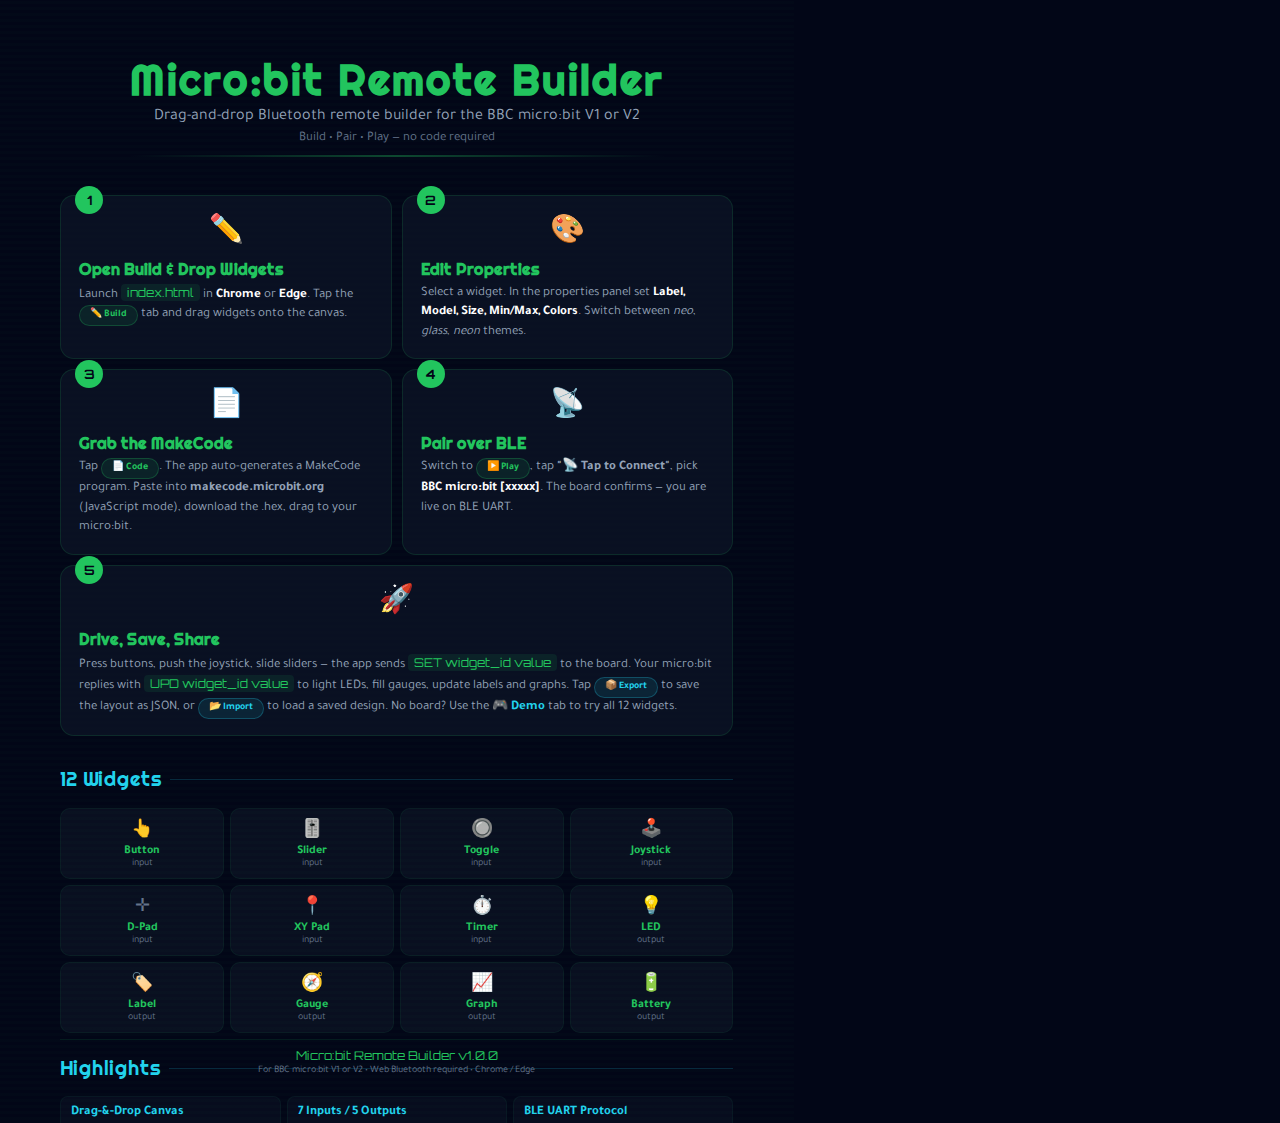
<file: etsy-package/quickstart-card.html>
<!DOCTYPE html>
<html lang="en">
<head>
<meta charset="UTF-8">
<title>Micro:bit Remote Builder Quick-Start Card</title>
<style>
  @import url('https://fonts.googleapis.com/css2?family=Righteous&family=Orbitron:wght@500&family=Tajawal:wght@400;500;700&display=swap');
  * { margin: 0; padding: 0; box-sizing: border-box; }
  @page { size: A4 portrait; margin: 0; }
  body { width: 210mm; height: 297mm; font-family: 'Tajawal', sans-serif; background: #020617; color: #cbd5e1; overflow: hidden; }

  .page { width: 210mm; height: 297mm; padding: 14mm 16mm; position: relative; overflow: hidden; }
  .page::before {
    content: ''; position: absolute; inset: 0;
    background: repeating-linear-gradient(0deg, transparent, transparent 3px, rgba(34,197,94,.015) 3px, rgba(34,197,94,.015) 6px);
    pointer-events: none;
  }

  .header { text-align: center; margin-bottom: 10mm; position: relative; }
  .header h1 { font-family: 'Righteous', sans-serif; font-size: 42px; color: #22c55e; letter-spacing: 2px; }
  .header .sub { font-size: 16px; color: #94a3b8; margin-top: 2px; }
  .header .tagline { font-size: 13px; color: #64748b; margin-top: 4px; }
  .header .line { width: 80%; height: 2px; background: linear-gradient(90deg, transparent, rgba(34,197,94,.35), transparent); margin: 8px auto 0; }

  .steps { display: grid; grid-template-columns: 1fr 1fr; gap: 10px; margin-bottom: 8mm; }
  .step {
    background: rgba(15,23,42,.6); border: 1px solid rgba(34,197,94,.14);
    border-radius: 14px; padding: 16px 18px; position: relative;
  }
  .step-num {
    position: absolute; top: -10px; left: 14px;
    width: 28px; height: 28px; background: #22c55e; color: #020617;
    border-radius: 50%; font-family: 'Orbitron', monospace; font-size: 13px;
    display: flex; align-items: center; justify-content: center; font-weight: 700;
  }
  .step h3 { font-size: 16px; color: #22c55e; margin-top: 8px; margin-bottom: 4px; font-family: 'Righteous', sans-serif; }
  .step p { font-size: 13px; color: #94a3b8; line-height: 1.5; }
  .step .icon { font-size: 28px; text-align: center; margin-bottom: 2px; }
  .step-full { grid-column: 1 / -1; }

  .section-title { font-family: 'Righteous', sans-serif; font-size: 20px; color: #22d3ee; margin: 6mm 0 4mm; display: flex; align-items: center; gap: 8px; }
  .section-title::after { content: ''; flex: 1; height: 1px; background: rgba(34,211,238,.18); }

  .widgets { display: grid; grid-template-columns: repeat(4, 1fr); gap: 6px; margin-bottom: 6mm; }
  .widget {
    background: rgba(15,23,42,.5); border: 1px solid rgba(34,197,94,.08);
    border-radius: 10px; padding: 8px 10px; text-align: center;
  }
  .widget .wi { display: block; font-size: 18px; margin-bottom: 2px; }
  .widget strong { display: block; font-size: 12px; color: #22c55e; }
  .widget span { display: block; font-size: 10px; color: #64748b; }

  .features { display: grid; grid-template-columns: repeat(3, 1fr); gap: 6px; margin-bottom: 6mm; }
  .feat {
    background: rgba(15,23,42,.4); border: 1px solid rgba(34,197,94,.06);
    border-radius: 8px; padding: 8px 10px; font-size: 12px; color: #94a3b8;
  }
  .feat strong { color: #22d3ee; display: block; font-size: 13px; margin-bottom: 2px; }

  .footer {
    position: absolute; bottom: 12mm; left: 16mm; right: 16mm;
    text-align: center; border-top: 1px solid rgba(34,197,94,.1);
    padding-top: 8px;
  }
  .footer .url { font-family: 'Orbitron', monospace; font-size: 12px; color: #22c55e; }
  .footer .copy { font-size: 10px; color: #64748b; margin-top: 2px; }

  .pill { display: inline-block; padding: 2px 10px; border-radius: 12px; font-size: 10px; font-weight: 700; }
  .pg { background: rgba(34,197,94,.1); color: #22c55e; border: 1px solid rgba(34,197,94,.25); }
  .pb { background: rgba(34,211,238,.1); color: #22d3ee; border: 1px solid rgba(34,211,238,.25); }
  code.code { background: rgba(34,197,94,.1); padding: 1px 6px; border-radius: 4px; color: #22c55e; font-size: 12px; font-family: 'Orbitron', monospace; }
</style>
</head>
<body>
<div class="page">

  <div class="header">
    <h1>Micro:bit Remote Builder</h1>
    <div class="sub">Drag-and-drop Bluetooth remote builder for the BBC micro:bit V1 or V2</div>
    <div class="tagline">Build • Pair • Play — no code required</div>
    <div class="line"></div>
  </div>

  <div class="steps">
    <div class="step">
      <div class="step-num">1</div>
      <div class="icon">✏️</div>
      <h3>Open Build &amp; Drop Widgets</h3>
      <p>Launch <code class="code">index.html</code> in <strong style="color:#fff;">Chrome</strong> or <strong style="color:#fff;">Edge</strong>. Tap the <span class="pill pg">✏️ Build</span> tab and drag widgets onto the canvas.</p>
    </div>
    <div class="step">
      <div class="step-num">2</div>
      <div class="icon">🎨</div>
      <h3>Edit Properties</h3>
      <p>Select a widget. In the properties panel set <strong style="color:#fff;">Label, Model, Size, Min/Max, Colors</strong>. Switch between <em>neo</em>, <em>glass</em>, <em>neon</em> themes.</p>
    </div>
    <div class="step">
      <div class="step-num">3</div>
      <div class="icon">📄</div>
      <h3>Grab the MakeCode</h3>
      <p>Tap <span class="pill pg">📄 Code</span>. The app auto-generates a MakeCode program. Paste into <strong>makecode.microbit.org</strong> (JavaScript mode), download the .hex, drag to your micro:bit.</p>
    </div>
    <div class="step">
      <div class="step-num">4</div>
      <div class="icon">📡</div>
      <h3>Pair over BLE</h3>
      <p>Switch to <span class="pill pg">▶️ Play</span>, tap <strong>"📡 Tap to Connect"</strong>, pick <strong style="color:#fff;">BBC micro:bit [xxxxx]</strong>. The board confirms — you are live on BLE UART.</p>
    </div>
    <div class="step step-full">
      <div class="step-num">5</div>
      <div class="icon">🚀</div>
      <h3>Drive, Save, Share</h3>
      <p>Press buttons, push the joystick, slide sliders — the app sends <code class="code">SET widget_id value</code> to the board. Your micro:bit replies with <code class="code">UPD widget_id value</code> to light LEDs, fill gauges, update labels and graphs. Tap <span class="pill pb">📦 Export</span> to save the layout as JSON, or <span class="pill pb">📂 Import</span> to load a saved design. No board? Use the <strong style="color:#22d3ee;">🎮 Demo</strong> tab to try all 12 widgets.</p>
    </div>
  </div>

  <div class="section-title">12 Widgets</div>
  <div class="widgets">
    <div class="widget"><span class="wi">👆</span><strong>Button</strong><span>input</span></div>
    <div class="widget"><span class="wi">🎚️</span><strong>Slider</strong><span>input</span></div>
    <div class="widget"><span class="wi">🔘</span><strong>Toggle</strong><span>input</span></div>
    <div class="widget"><span class="wi">🕹️</span><strong>Joystick</strong><span>input</span></div>
    <div class="widget"><span class="wi">✛</span><strong>D-Pad</strong><span>input</span></div>
    <div class="widget"><span class="wi">📍</span><strong>XY Pad</strong><span>input</span></div>
    <div class="widget"><span class="wi">⏱️</span><strong>Timer</strong><span>input</span></div>
    <div class="widget"><span class="wi">💡</span><strong>LED</strong><span>output</span></div>
    <div class="widget"><span class="wi">🏷️</span><strong>Label</strong><span>output</span></div>
    <div class="widget"><span class="wi">🧭</span><strong>Gauge</strong><span>output</span></div>
    <div class="widget"><span class="wi">📈</span><strong>Graph</strong><span>output</span></div>
    <div class="widget"><span class="wi">🔋</span><strong>Battery</strong><span>output</span></div>
  </div>

  <div class="section-title">Highlights</div>
  <div class="features">
    <div class="feat"><strong>Drag-&amp;-Drop Canvas</strong>No coding needed</div>
    <div class="feat"><strong>7 Inputs / 5 Outputs</strong>12 widgets total</div>
    <div class="feat"><strong>BLE UART Protocol</strong>SET / UPD text messages</div>
    <div class="feat"><strong>Auto MakeCode</strong>Paste-ready JavaScript</div>
    <div class="feat"><strong>3 Themes</strong>neo, glass, neon</div>
    <div class="feat"><strong>JSON Export / Import</strong>Save &amp; share designs</div>
  </div>

  <div class="footer">
    <div class="url">Micro:bit Remote Builder v1.0.0</div>
    <div class="copy">For BBC micro:bit V1 or V2 &bull; Web Bluetooth required &bull; Chrome / Edge</div>
  </div>

</div>
</body>
</html>
</file>
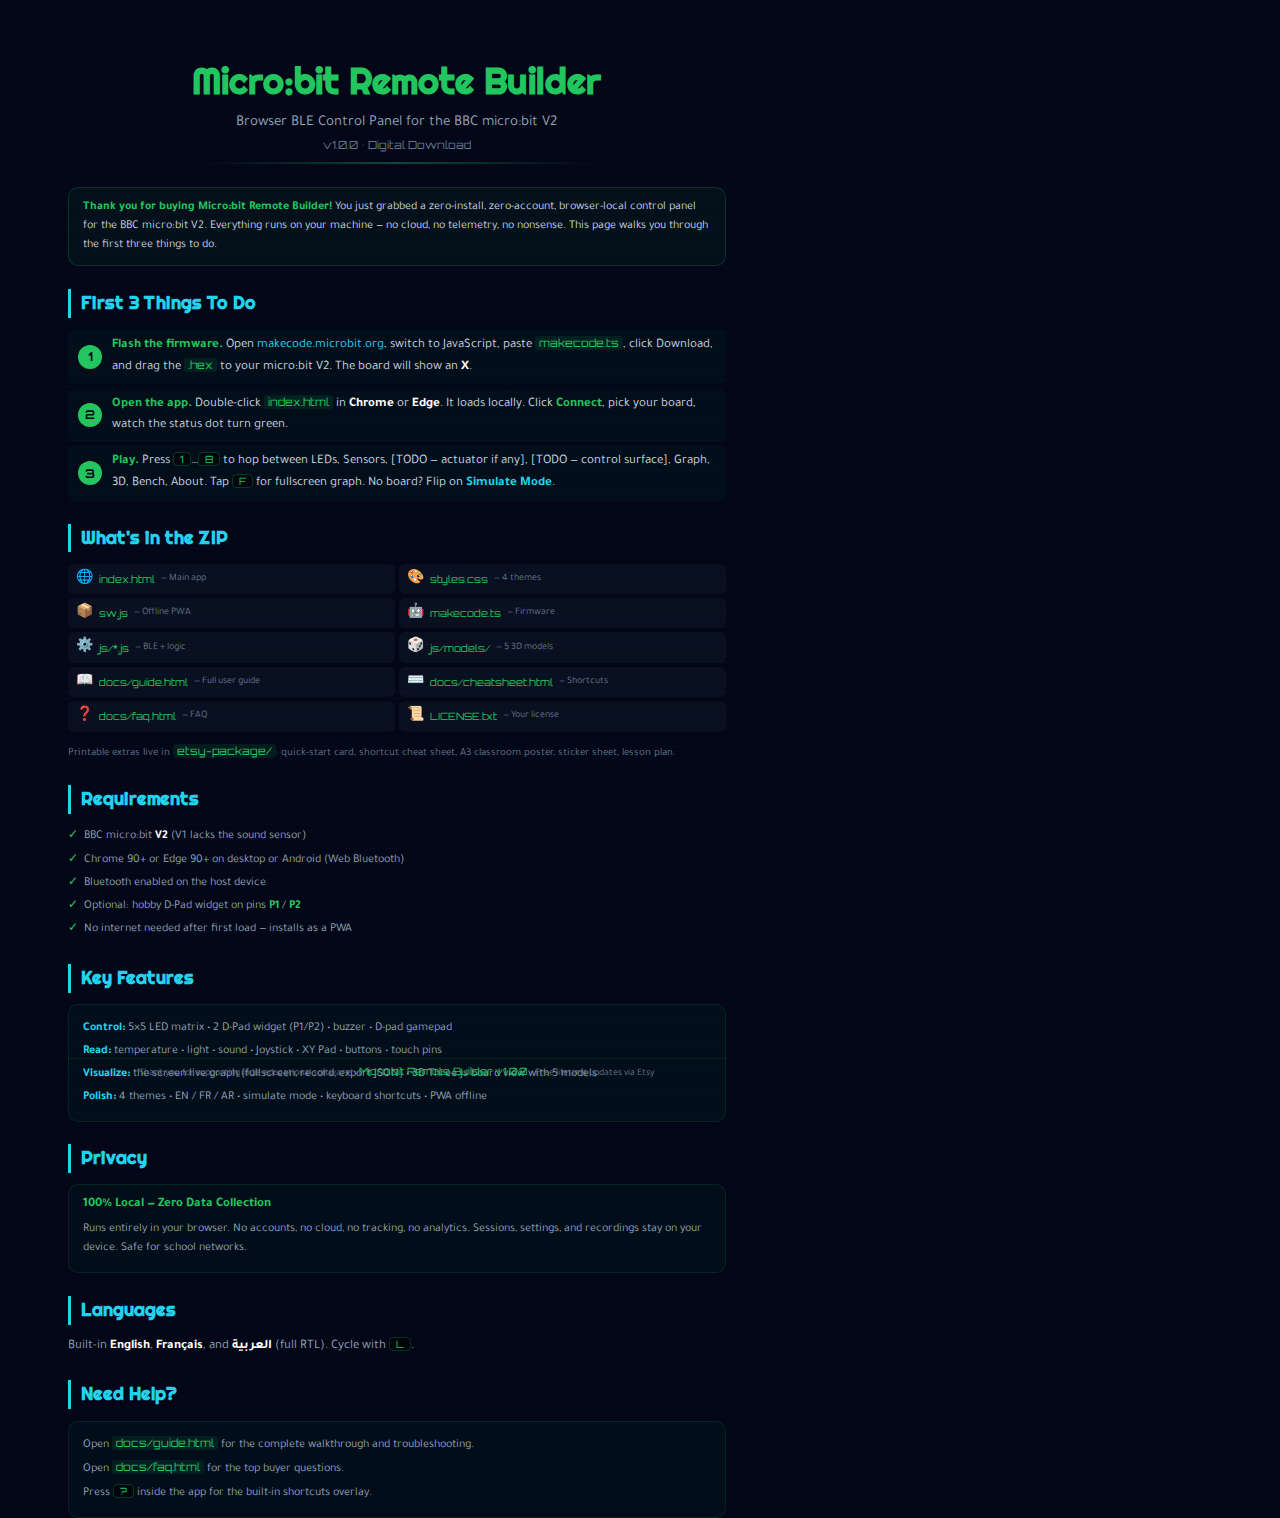
<file: etsy-package/README-quickstart.html>
<!DOCTYPE html>
<!--
  ═══════════════════════════════════════════════════════════════════════
  ⚠️  REWRITE PER PRODUCT — DO NOT SHIP AS-IS
  ───────────────────────────────────────────────────────────────────────
  apply-template.mjs only substituted identifiers (Micro:bit Remote Builder,
  v1.0.0, {{LIVE_DEMO_URL}}, etc.). The feature content, steps,
  shortcuts, and examples below were inherited from the template's
  source product (bit-playground) and WILL BE WRONG for your product
  unless you rewrite them.
  
  Before including this file in a buyer ZIP:
    1. Delete this banner.
    2. Rewrite every mention of specific features, shortcuts,
       tab names, hardware interactions, etc. to match your product.
    3. Verify with: grep -iE "D-Pad widget|chart\.js|3d board|gamepad|
       Joystick|XY Pad|led matrix|2 tabs (Build / Play)|sensors tab" this-file.
  ═══════════════════════════════════════════════════════════════════════
-->
<html lang="en">
<head>
<meta charset="UTF-8">
<title>Micro:bit Remote Builder — Welcome</title>
<style>
  @import url('https://fonts.googleapis.com/css2?family=Righteous&family=Orbitron:wght@500&family=Tajawal:wght@400;500;700&display=swap');
  * { margin: 0; padding: 0; box-sizing: border-box; }
  @page { size: A4 portrait; margin: 0; }
  body { width: 210mm; height: 297mm; font-family: 'Tajawal', sans-serif; background: #020617; color: #cbd5e1; overflow: hidden; font-size: 13px; line-height: 1.6; }
  .page { width: 210mm; height: 297mm; padding: 14mm 18mm; position: relative; }
  .page::before {
    content: ''; position: absolute; inset: 0;
    background: repeating-linear-gradient(0deg, transparent, transparent 3px, rgba(34,197,94,.012) 3px, rgba(34,197,94,.012) 6px);
    pointer-events: none;
  }

  .header { text-align: center; margin-bottom: 6mm; position: relative; }
  .header h1 { font-family: 'Righteous', sans-serif; font-size: 36px; color: #22c55e; }
  .header .sub { font-size: 15px; color: #94a3b8; }
  .header .ver { font-size: 11px; color: #64748b; margin-top: 2px; font-family: 'Orbitron', monospace; }
  .header .line { width: 60%; height: 2px; background: linear-gradient(90deg, transparent, rgba(34,197,94,.35), transparent); margin: 8px auto 0; }

  h2 { font-family: 'Righteous', sans-serif; font-size: 18px; color: #22d3ee; margin: 6mm 0 3mm; padding-left: 10px; border-left: 3px solid #22d3ee; }
  p { margin: 2mm 0; color: #94a3b8; }

  .thanks {
    background: rgba(34,197,94,.05); border: 1px solid rgba(34,197,94,.18);
    border-radius: 10px; padding: 10px 14px; margin: 3mm 0; font-size: 12px;
  }
  .thanks strong { color: #22c55e; }

  .files { display: grid; grid-template-columns: 1fr 1fr; gap: 4px; margin: 3mm 0; }
  .file {
    display: flex; align-items: center; gap: 6px; padding: 4px 8px;
    background: rgba(15,23,42,.5); border-radius: 6px; font-size: 12px;
  }
  .file .icon { font-size: 14px; }
  .file code { color: #22c55e; font-family: 'Orbitron', monospace; font-size: 10px; }
  .file span { color: #64748b; font-size: 10px; }

  .steps-mini { margin: 3mm 0; }
  .step-m {
    display: flex; align-items: center; gap: 10px; padding: 6px 10px;
    margin: 3px 0; background: rgba(34,197,94,.04); border-radius: 8px;
  }
  .step-m .num {
    width: 24px; height: 24px; background: #22c55e; color: #020617;
    border-radius: 50%; font-family: 'Orbitron', monospace; font-size: 12px;
    display: flex; align-items: center; justify-content: center; font-weight: 700;
    flex-shrink: 0;
  }

  .req { margin: 3mm 0; }
  .req div { display: flex; align-items: center; gap: 6px; padding: 2px 0; font-size: 12px; }
  .req .check { color: #22c55e; }
  .req .label { color: #94a3b8; }

  .box {
    background: rgba(34,197,94,.04); border: 1px solid rgba(34,197,94,.12);
    border-radius: 10px; padding: 10px 14px; margin: 3mm 0;
  }
  .box h4 { font-size: 13px; color: #22c55e; margin-bottom: 3px; }
  .box p { font-size: 12px; margin: 1mm 0; }

  .footer {
    position: absolute; bottom: 10mm; left: 18mm; right: 18mm;
    text-align: center; border-top: 1px solid rgba(34,197,94,.1);
    padding-top: 4px;
  }
  .footer span { font-size: 10px; color: #64748b; }
  .footer .brand { font-family: 'Orbitron', monospace; color: #22c55e; }
  code.c { color: #22c55e; background: rgba(34,197,94,.1); padding: 0 4px; border-radius: 3px; font-family: 'Orbitron', monospace; font-size: 11px; }
  kbd { background: rgba(0,0,0,.5); border: 1px solid rgba(34,197,94,.25); border-radius: 4px; padding: 0 6px; font-family: 'Orbitron', monospace; font-size: 10px; color: #22c55e; }
</style>
</head>
<body>
<div class="page">

  <div class="header">
    <h1>Micro:bit Remote Builder</h1>
    <div class="sub">Browser BLE Control Panel for the BBC micro:bit V2</div>
    <div class="ver">v1.0.0 &bull; Digital Download</div>
    <div class="line"></div>
  </div>

  <div class="thanks">
    <strong>Thank you for buying Micro:bit Remote Builder!</strong> You just grabbed a zero-install, zero-account, browser-local control panel for the BBC micro:bit V2. Everything runs on your machine &mdash; no cloud, no telemetry, no nonsense. This page walks you through the first three things to do.
  </div>

  <h2>First 3 Things To Do</h2>
  <div class="steps-mini">
    <div class="step-m"><div class="num">1</div><span><strong style="color:#22c55e;">Flash the firmware.</strong> Open <a style="color:#22d3ee;">makecode.microbit.org</a>, switch to JavaScript, paste <code class="c">makecode.ts</code>, click Download, and drag the <code class="c">.hex</code> to your micro:bit V2. The board will show an <strong style="color:#fff;">X</strong>.</span></div>
    <div class="step-m"><div class="num">2</div><span><strong style="color:#22c55e;">Open the app.</strong> Double-click <code class="c">index.html</code> in <strong style="color:#fff;">Chrome</strong> or <strong style="color:#fff;">Edge</strong>. It loads locally. Click <strong style="color:#22c55e;">Connect</strong>, pick your board, watch the status dot turn green.</span></div>
    <div class="step-m"><div class="num">3</div><span><strong style="color:#22c55e;">Play.</strong> Press <kbd>1</kbd>&hellip;<kbd>8</kbd> to hop between LEDs, Sensors, [TODO — actuator if any], [TODO — control surface], Graph, 3D, Bench, About. Tap <kbd>F</kbd> for fullscreen graph. No board? Flip on <strong style="color:#22d3ee;">Simulate Mode</strong>.</span></div>
  </div>

  <h2>What&apos;s in the ZIP</h2>
  <div class="files">
    <div class="file"><span class="icon">🌐</span><code>index.html</code><span>&mdash; Main app</span></div>
    <div class="file"><span class="icon">🎨</span><code>styles.css</code><span>&mdash; 4 themes</span></div>
    <div class="file"><span class="icon">📦</span><code>sw.js</code><span>&mdash; Offline PWA</span></div>
    <div class="file"><span class="icon">🤖</span><code>makecode.ts</code><span>&mdash; Firmware</span></div>
    <div class="file"><span class="icon">⚙️</span><code>js/*.js</code><span>&mdash; BLE + logic</span></div>
    <div class="file"><span class="icon">🎲</span><code>js/models/</code><span>&mdash; 5 3D models</span></div>
    <div class="file"><span class="icon">📖</span><code>docs/guide.html</code><span>&mdash; Full user guide</span></div>
    <div class="file"><span class="icon">⌨️</span><code>docs/cheatsheet.html</code><span>&mdash; Shortcuts</span></div>
    <div class="file"><span class="icon">❓</span><code>docs/faq.html</code><span>&mdash; FAQ</span></div>
    <div class="file"><span class="icon">📜</span><code>LICENSE.txt</code><span>&mdash; Your license</span></div>
  </div>
  <p style="font-size:11px;color:#64748b;">Printable extras live in <code class="c">etsy-package/</code>: quick-start card, shortcut cheat sheet, A3 classroom poster, sticker sheet, lesson plan.</p>

  <h2>Requirements</h2>
  <div class="req">
    <div><span class="check">&#10003;</span><span class="label">BBC micro:bit <strong style="color:#fff;">V2</strong> (V1 lacks the sound sensor)</span></div>
    <div><span class="check">&#10003;</span><span class="label">Chrome 90+ or Edge 90+ on desktop or Android (Web Bluetooth)</span></div>
    <div><span class="check">&#10003;</span><span class="label">Bluetooth enabled on the host device</span></div>
    <div><span class="check">&#10003;</span><span class="label">Optional: hobby D-Pad widget on pins <strong style="color:#22c55e;">P1</strong> / <strong style="color:#22c55e;">P2</strong></span></div>
    <div><span class="check">&#10003;</span><span class="label">No internet needed after first load &mdash; installs as a PWA</span></div>
  </div>

  <h2>Key Features</h2>
  <div class="box">
    <p><strong style="color:#22d3ee;">Control:</strong> 5&times;5 LED matrix &bull; 2 D-Pad widget (P1/P2) &bull; buzzer &bull; D-pad gamepad</p>
    <p><strong style="color:#22d3ee;">Read:</strong> temperature &bull; light &bull; sound &bull; Joystick &bull; XY Pad &bull; buttons &bull; touch pins</p>
    <p><strong style="color:#22d3ee;">Visualize:</strong> the screen live graph (fullscreen, record, export JSON) &bull; 3D Three.js board view with 5 models</p>
    <p><strong style="color:#22d3ee;">Polish:</strong> 4 themes &bull; EN / FR / AR &bull; simulate mode &bull; keyboard shortcuts &bull; PWA offline</p>
  </div>

  <h2>Privacy</h2>
  <div class="box">
    <h4>100% Local &mdash; Zero Data Collection</h4>
    <p>Runs entirely in your browser. No accounts, no cloud, no tracking, no analytics. Sessions, settings, and recordings stay on your device. Safe for school networks.</p>
  </div>

  <h2>Languages</h2>
  <p>Built-in <strong style="color:#fff;">English</strong>, <strong style="color:#fff;">Français</strong>, and <strong style="color:#fff;">العربية</strong> (full RTL). Cycle with <kbd>L</kbd>.</p>

  <h2>Need Help?</h2>
  <div class="box">
    <p>Open <code class="c">docs/guide.html</code> for the complete walkthrough and troubleshooting.</p>
    <p>Open <code class="c">docs/faq.html</code> for the top buyer questions.</p>
    <p>Press <kbd>?</kbd> inside the app for the built-in shortcuts overlay.</p>
  </div>

  <div class="footer">
    <span>Thank you for supporting indie educational software! &bull; </span>
    <span class="brand">Micro:bit Remote Builder v1.0.0</span>
    <span> &bull; Free lifetime updates via Etsy</span>
  </div>

</div>
</body>
</html>
</file>
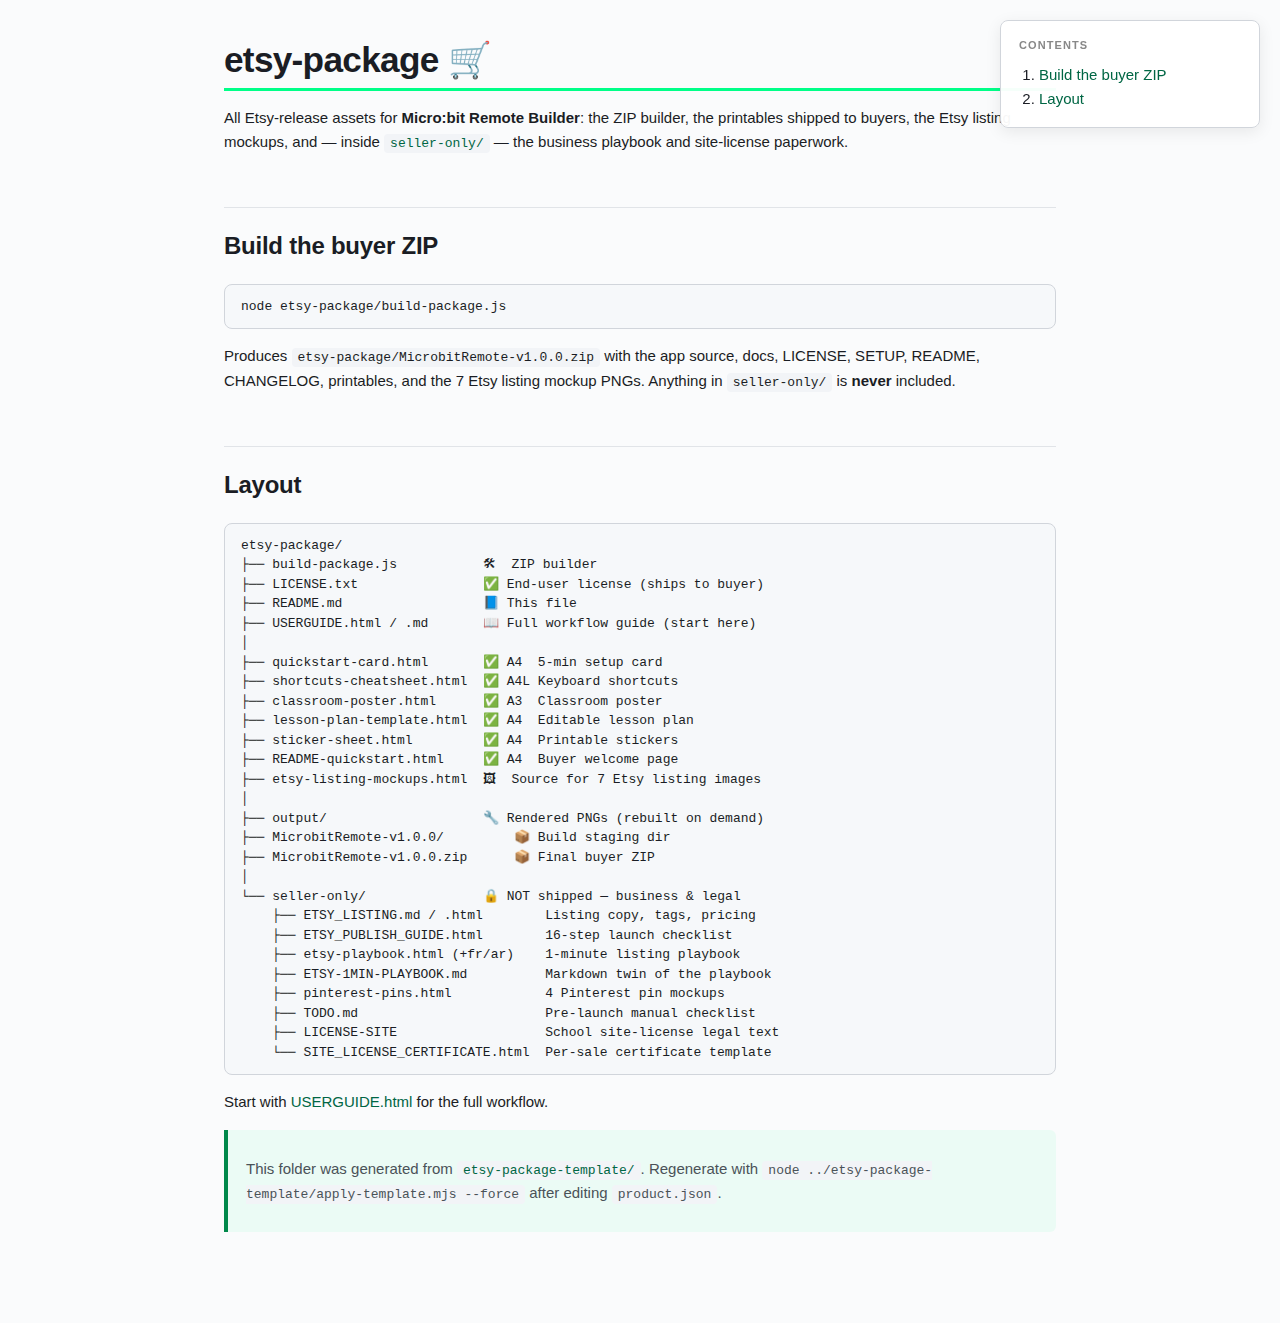
<file: etsy-package/README.html>
<!DOCTYPE html>
<html lang="en" dir="ltr">
<head>
<meta charset="UTF-8">
<meta name="viewport" content="width=device-width, initial-scale=1">
<title>README — rxy</title>

<style>
  :root { color-scheme: light dark; }
  * { box-sizing: border-box; }
  body {
    font-family: -apple-system, BlinkMacSystemFont, 'Segoe UI', Roboto, sans-serif;
    max-width: 880px;
    margin: 0 auto;
    padding: 40px 24px 80px;
    line-height: 1.55;
    color: #1a1d24;
    background: #fafbfc;
  }
  body[dir="rtl"] {
    font-family: 'Tajawal', -apple-system, Segoe UI, sans-serif;
    direction: rtl;
    text-align: right;
  }
  @media (prefers-color-scheme: dark) {
    body { background: #0a0e12; color: #e8ecef; }
    a { color: #00ff88; }
    code { background: #161b22; }
    pre { background: #161b22; border-color: #30363d; }
    table th { background: #161b22; }
    blockquote { border-color: #30363d; color: #9ca3af; }
    hr { border-color: #30363d; }
  }
  h1 {
    font-size: 2.2em;
    letter-spacing: -0.02em;
    line-height: 1.15;
    margin: 0 0 8px;
    padding-bottom: 8px;
    border-bottom: 3px solid #00ff88;
  }
  h2 {
    font-size: 1.5em;
    margin-top: 2.2em;
    padding-top: 0.8em;
    border-top: 1px solid #e1e4e8;
    letter-spacing: -0.01em;
  }
  h3 {
    font-size: 1.15em;
    margin-top: 1.5em;
    color: #008855;
  }
  @media (prefers-color-scheme: dark) {
    h2 { border-color: #30363d; }
    h3 { color: #00ff88; }
  }
  p, li { font-size: 15px; }
  code {
    background: #f2f4f7;
    padding: 2px 6px;
    border-radius: 4px;
    font-family: 'SF Mono', Menlo, Consolas, monospace;
    font-size: 13px;
  }
  pre {
    background: #f6f8fa;
    border: 1px solid #d1d5db;
    border-radius: 8px;
    padding: 12px 16px;
    overflow-x: auto;
    font-size: 13px;
    line-height: 1.5;
  }
  pre code { background: none; padding: 0; font-size: inherit; }
  table {
    width: 100%;
    border-collapse: collapse;
    margin: 16px 0;
    font-size: 14px;
  }
  th, td {
    text-align: left;
    padding: 10px 12px;
    border-bottom: 1px solid #e1e4e8;
    vertical-align: top;
  }
  body[dir="rtl"] th, body[dir="rtl"] td { text-align: right; }
  th {
    background: #f2f4f7;
    font-weight: 700;
    font-size: 13px;
    text-transform: uppercase;
    letter-spacing: 0.04em;
    color: #576574;
  }
  @media (prefers-color-scheme: dark) {
    td, th { border-color: #30363d; }
    th { color: #9ca3af; }
    code { color: #e8ecef; }
  }
  blockquote {
    margin: 16px 0;
    padding: 12px 18px;
    border-left: 4px solid #00884a;
    background: rgba(0, 255, 136, 0.06);
    color: #4a5258;
    border-radius: 0 6px 6px 0;
  }
  body[dir="rtl"] blockquote {
    border-left: 0; border-right: 4px solid #00884a;
    border-radius: 6px 0 0 6px;
  }
  hr { border: 0; border-top: 2px dashed #d1d5db; margin: 3em 0; }
  a { color: #006644; text-decoration: none; border-bottom: 1px solid transparent; }
  a:hover { border-bottom-color: currentColor; }

  .toc-float {
    position: fixed; top: 20px; right: 20px;
    width: 260px; max-height: 80vh; overflow-y: auto;
    background: rgba(255,255,255,0.96); border: 1px solid #d1d5db;
    border-radius: 8px; padding: 16px 18px;
    font-size: 12px; line-height: 1.6;
    box-shadow: 0 4px 16px rgba(0,0,0,0.08);
    display: none;
  }
  body[dir="rtl"] .toc-float { right: auto; left: 20px; font-family: Tajawal, sans-serif; }
  @media (min-width: 1280px) { .toc-float { display: block; } }
  @media (prefers-color-scheme: dark) {
    .toc-float { background: rgba(22,27,34,0.96); border-color: #30363d; }
  }
  .toc-float h4 { margin: 0 0 8px; font-size: 11px; text-transform: uppercase; letter-spacing: 0.1em; color: #888; }
  .toc-float ol { margin: 0; padding-left: 20px; }
  body[dir="rtl"] .toc-float ol { padding-left: 0; padding-right: 20px; }

  .sibling-bar {
    display: flex; gap: 6px; flex-wrap: wrap;
    margin-bottom: 20px;
    font-size: 11px;
  }
  .sibling-bar a {
    background: rgba(0,136,85,0.08); border: 1px solid rgba(0,136,85,0.25);
    padding: 4px 10px; border-radius: 999px;
    font-weight: 600; letter-spacing: 0.04em;
  }
  @media (prefers-color-scheme: dark) {
    .sibling-bar a { background: rgba(0,255,136,0.08); border-color: rgba(0,255,136,0.25); }
  }

  @media print {
    body { background: #fff; color: #000; max-width: none; padding: 10mm; font-size: 11pt; }
    h1, h2, h3 { page-break-after: avoid; break-after: avoid; }
    tr, pre, blockquote { page-break-inside: avoid; break-inside: avoid; }
    .toc-float, .sibling-bar { display: none; }
    a { color: #000; border-bottom: none; }
  }
</style>
</head>
<body dir="ltr">


<nav class="toc-float" aria-label="Quick contents">
  <h4>Contents</h4>
  <ol>
    <li><a href="#build-the-buyer-zip">Build the buyer ZIP</a></li>
    <li><a href="#layout">Layout</a></li>
  </ol>
</nav>
<main>
<h1 id="etsy-package-">etsy-package 🛒</h1>
<p>All Etsy-release assets for <strong>Micro:bit Remote
Builder</strong>: the ZIP builder, the printables shipped to buyers, the
Etsy listing mockups, and — inside <a
href="seller-only/"><code>seller-only/</code></a> — the business
playbook and site-license paperwork.</p>
<h2 id="build-the-buyer-zip">Build the buyer ZIP</h2>
<pre class="bash"><code>node etsy-package/build-package.js</code></pre>
<p>Produces <code>etsy-package/MicrobitRemote-v1.0.0.zip</code> with the
app source, docs, LICENSE, SETUP, README, CHANGELOG, printables, and the
7 Etsy listing mockup PNGs. Anything in <code>seller-only/</code> is
<strong>never</strong> included.</p>
<h2 id="layout">Layout</h2>
<pre><code>etsy-package/
├── build-package.js           🛠  ZIP builder
├── LICENSE.txt                ✅ End-user license (ships to buyer)
├── README.md                  📘 This file
├── USERGUIDE.html / .md       📖 Full workflow guide (start here)
│
├── quickstart-card.html       ✅ A4  5-min setup card
├── shortcuts-cheatsheet.html  ✅ A4L Keyboard shortcuts
├── classroom-poster.html      ✅ A3  Classroom poster
├── lesson-plan-template.html  ✅ A4  Editable lesson plan
├── sticker-sheet.html         ✅ A4  Printable stickers
├── README-quickstart.html     ✅ A4  Buyer welcome page
├── etsy-listing-mockups.html  🖼  Source for 7 Etsy listing images
│
├── output/                    🔧 Rendered PNGs (rebuilt on demand)
├── MicrobitRemote-v1.0.0/         📦 Build staging dir
├── MicrobitRemote-v1.0.0.zip      📦 Final buyer ZIP
│
└── seller-only/               🔒 NOT shipped — business &amp; legal
    ├── ETSY_LISTING.md / .html        Listing copy, tags, pricing
    ├── ETSY_PUBLISH_GUIDE.html        16-step launch checklist
    ├── etsy-playbook.html (+fr/ar)    1-minute listing playbook
    ├── ETSY-1MIN-PLAYBOOK.md          Markdown twin of the playbook
    ├── pinterest-pins.html            4 Pinterest pin mockups
    ├── TODO.md                        Pre-launch manual checklist
    ├── LICENSE-SITE                   School site-license legal text
    └── SITE_LICENSE_CERTIFICATE.html  Per-sale certificate template</code></pre>
<p>Start with <a href="USERGUIDE.html">USERGUIDE.html</a> for the full
workflow.</p>
<blockquote>
<p>This folder was generated from <a
href="../../etsy-package-template"><code>etsy-package-template/</code></a>.
Regenerate with
<code>node ../etsy-package-template/apply-template.mjs --force</code>
after editing <code>product.json</code>.</p>
</blockquote>

</main>
</body>
</html>
</file>
